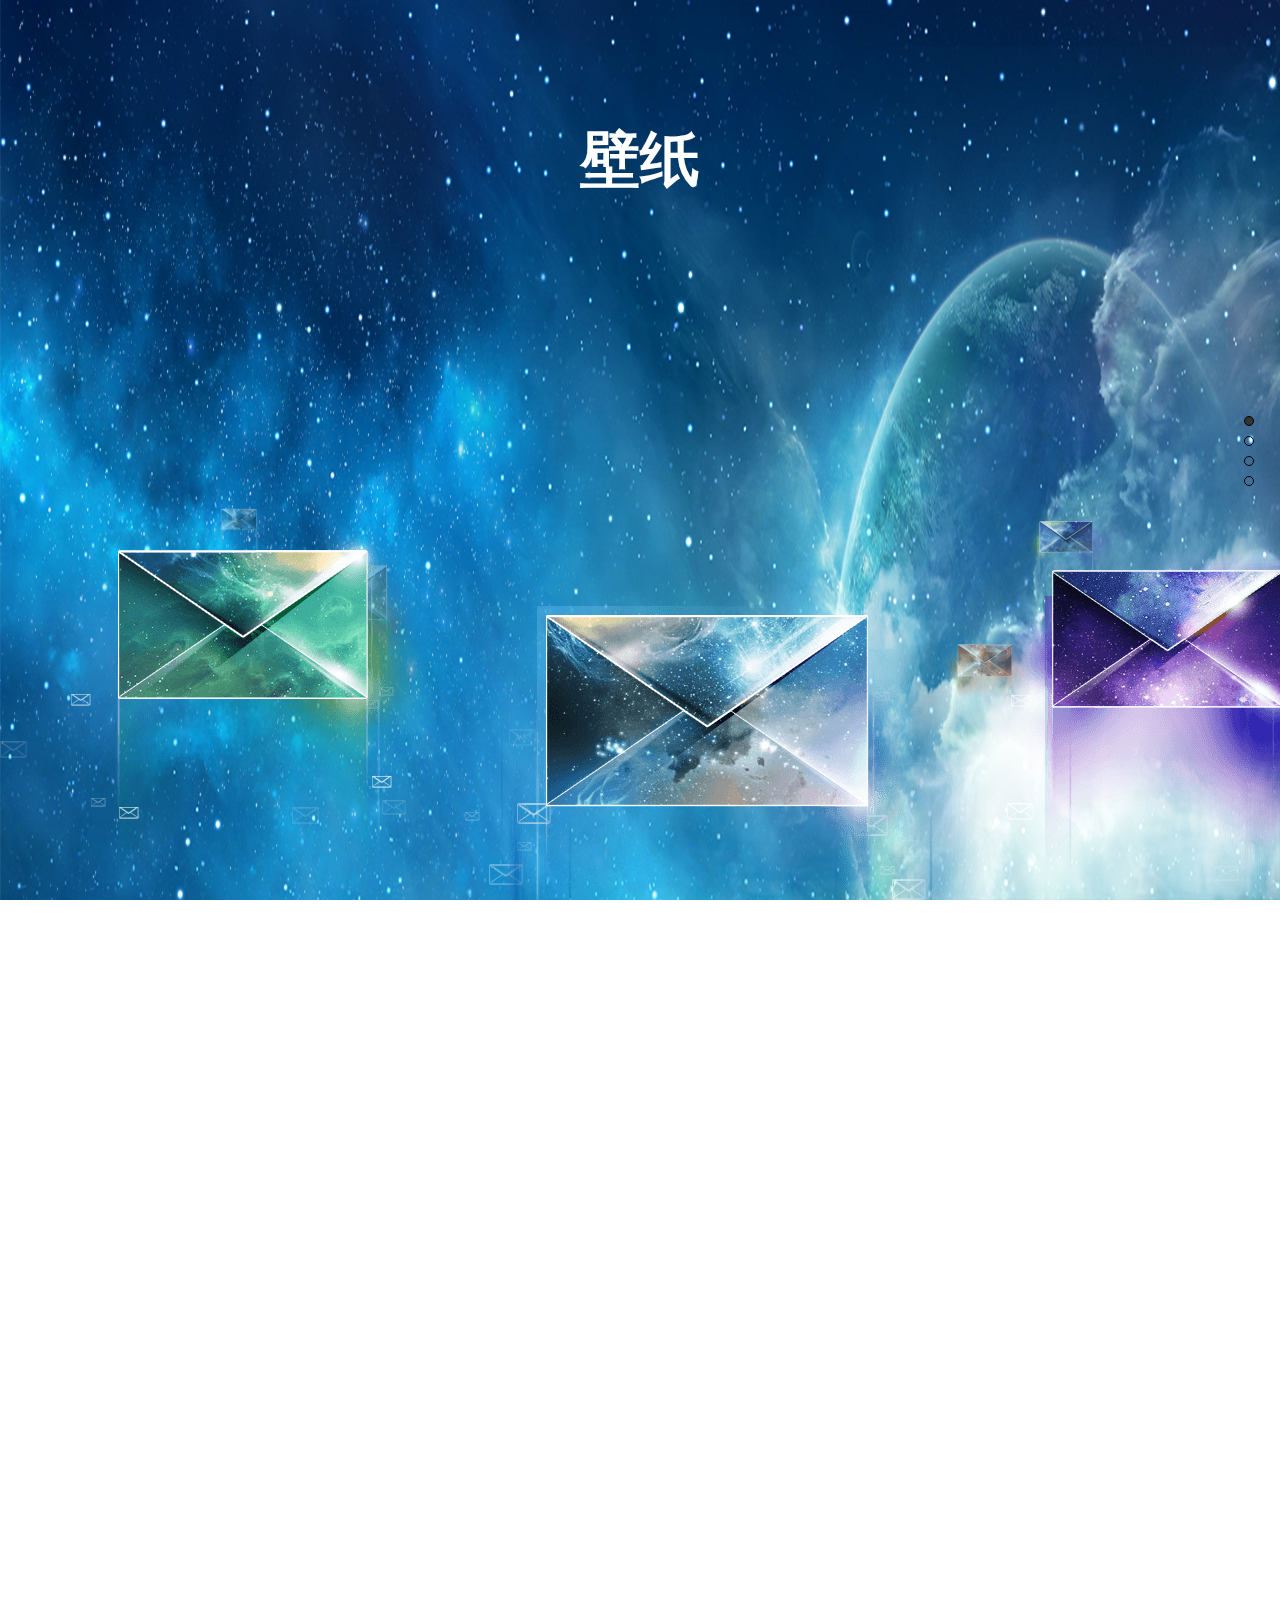
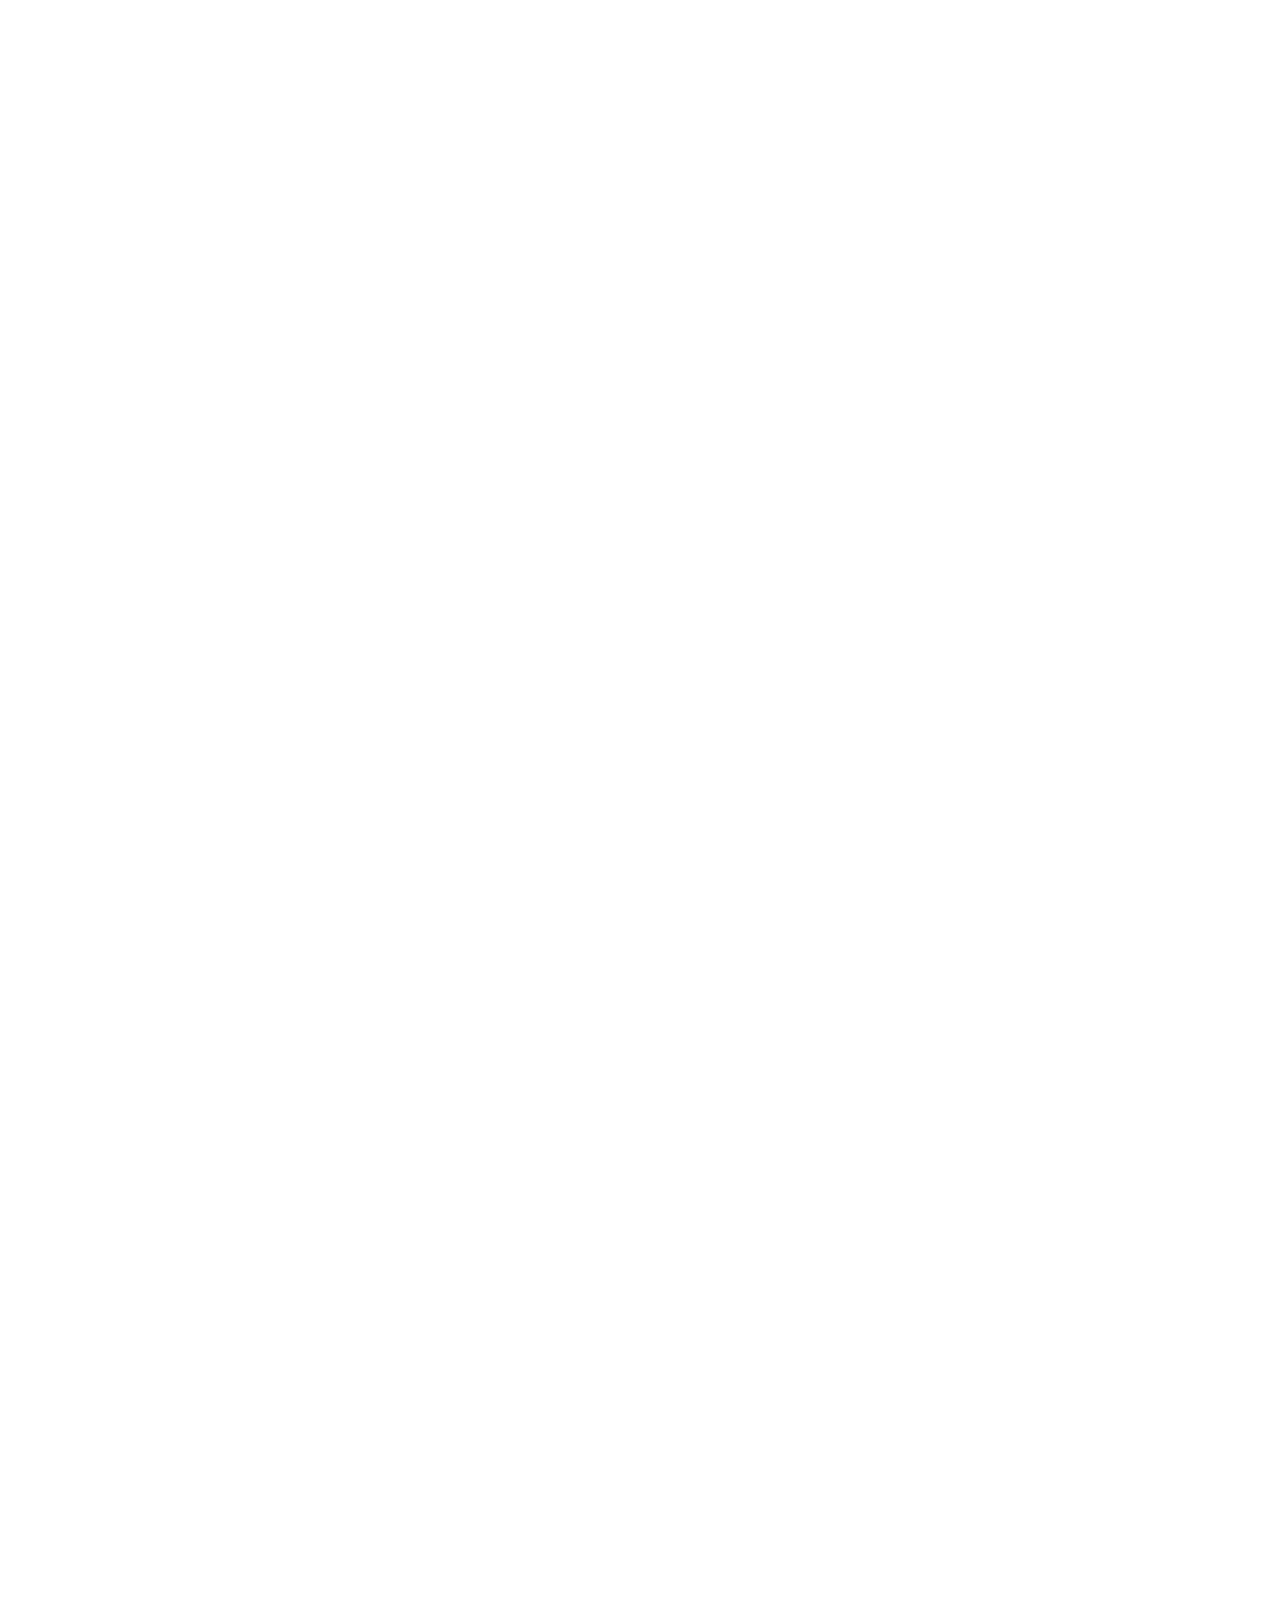
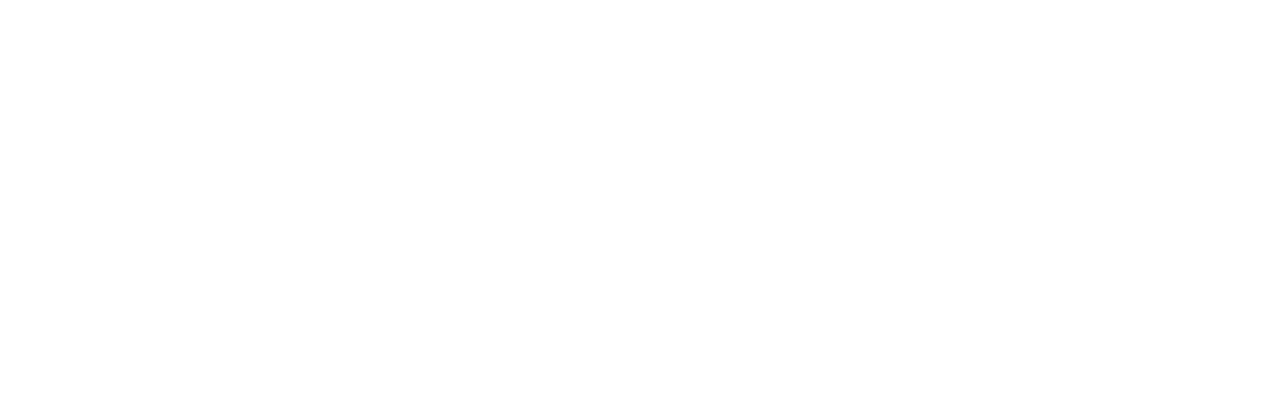
<file: fullpage/index.html>
<!DOCTYPE html>
<html lang="en">
<head>
    <meta charset="UTF-8">
    <title>Title</title>
    <link rel="stylesheet" href="css/jquery.fullPage.css">
    <script src="js/jquery.js"></script>
    <script src="js/jquery.fullPage.min.js"></script>
</head>
<style>
    .section {
        text-align: center;
        font: 30px "Microsoft Yahei";
        color: #fff;
        position: relative;
        overflow: hidden;
        /*transition: all 3s;*/
    }
    .active h1{
        width:300px;
        height:80px;
        position: absolute;
        top:80px;
        transition:all 1s;
        transform: scale(1);
    }
    .active .sec{
        transition:all 1s;
        transform: translateY(0px);
    }
    h1{
        width:300px;
        height:80px;
        position: absolute;
        top:80px;
        left:50%;
        margin-left: -150px;
        transition:all 1s;
        transform: scale(0);
    }
    .sec{
        position: absolute;
        left:0;
        bottom:0px;
        transition:all 1s;
        transform: translateY(400px);
    }
    .active .sec4 img{
        transition:all 1.5s;
        transform: rotate(0) scale(1);
    }
    .sec4 img{
         transition:all 1.5s;
         transform: rotate(90rad) scale(0);
     }
    .active .sec3 .sec31{
        transition:all 1s;
        transform: translateX(0);
    }
    .sec3 .sec31{
        transition:all 1s;
        transform: translateX(-275px);
    }
    .active .sec3 .sec32{
        transition:all 1.2s;
        transform: translateX(0);
    }
    .sec3 .sec32{
        transition:all 1.2s;
        transform: translateX(-615px);
    }
    .active .sec3 .sec34{
        transition:all 1s;
        transform: translateX(0);
    }
    .sec3 .sec34{
        transition:all 1s;
        transform: translateX(275px);
    }
    .active .sec3 .sec33{
        transition:all 1.2s;
        transform: translateX(0);
    }
    .sec3 .sec33{
        transition:all 1.2s;
        transform: translateX(615px);
    }
    .active .sec2 .sec21{
        transition:all 1s;
        transform: translateX(0) translateY(0);
    }
    .sec2 .sec21{
        transition:all 1s;
        transform: translateX(-285px) translateY(-326px);
    }
    .active .sec2 .sec22{
        transition:all 1s;
        transform: translateX(0) translateY(0);
    }
    .sec2 .sec22{
        transition:all 1s;
        transform: translateX(-285px) translateY(285px);
    }
    .active .sec2-2{
        transition:all 1s;
        transform: translateY(0);
    }
    .sec2-2{
        transition: all 1s;
        transform: translateY(285px);
    }
    .active .sec2 .sec26{
        transition:all 1s;
        transform: translateX(0) translateY(0);
    }
    .sec2 .sec26{
        transition:all 1s;
        transform: translateX(285px) translateY(285px);
    }
    .active .sec2 .sec25{
        transition:all 1s;
        transform: translateX(0) translateY(0);
    }
    .sec2 .sec25{
        transition:all 1s;
        transform: translateX(285px) translateY(-326px);
    }
    /*.sec4{*/
        /*width:20%;*/
        /*height:100%;*/
    /*}*/
    /*#dowebok .scetion1 img{*/
         /*width:100%;position: absolute;top:0;left:0;*/
    /*}*/
</style>
<body>
<div id="dowebok">
    <div class="section section1" style="background-image: url(img/11.jpg);background-repeat: no-repeat;background-size:100% 100%">
        <!--<img src="img/1.jpg" alt="" style="width:100%;position: absolute;top:0;left:0;">-->
        <h1>壁纸</h1>
        <!--<p>fullPage.js — 项目导航演示</p>-->
        <img src="img/bg12.png" alt="" class="sec">
        <img src="img/bg13.png" alt="" class="sec">

    </div>
    <div class="section section2" style="background-image: url(img/12.jpg);background-repeat: no-repeat;background-size:100% 100%">
        <h1>鸡汤主题</h1>
        <!--<p>请查看右边的圆圈</p>-->
        <div class="sec2" style="margin-left:80px;width:15%;height:570px;position:absolute;bottom:0;left:0;display: flex;justify-content: space-between;flex-wrap: wrap;">
            <img src="img/j1.jpg" alt="" class="sec21" style="width: 100%;height:45%;">
            <img src="img/j2.jpg" alt="" class="sec22" style="width: 100%;height:45%;">
        </div>
        <div class="sec2-2" style="margin-left:-20%;width:40%;height:257px;position:absolute;bottom:28px;left:50%;display: flex;justify-content: space-between;">
            <img src="img/j3.jpg" alt="" class="sec23" style="width: 35%;height:100%;">
            <img src="img/j4.jpg" alt="" class="sec24" style="width: 35%;height:100%;">
        </div>
        <div class="sec2" style="margin-right:80px;width:15%;height:570px;position:absolute;bottom:0;right:0;display: flex;justify-content: space-between;flex-wrap: wrap;">
            <img src="img/j5.jpg" alt="" class="sec25" style="width: 100%;height:45%;">
            <img src="img/j6.jpg" alt="" class="sec26" style="width: 100%;height:45%;">
        </div>
    </div>
    <div class="section section3" style="background-image: url(img/13.jpg);background-repeat: no-repeat;background-size:100% 100%">
        <h1>海贼主题</h1>
        <!--<p>圆圈还可以设置位置，颜色，加上 tip，点击可以控制</p>-->
        <div class="sec3" style="width:100%;height:270px;position:absolute;bottom:80px;left:0;display: flex;justify-content: space-around;">
            <img src="img/h1.jpg" alt="" class="sec31" style="width: 15%;height:100%;opacity: 0.9">
            <img src="img/h2.jpg" alt="" class="sec32" style="width: 15%;height:100%;opacity: 0.9">
            <img src="img/h3.jpg" alt="" class="sec33" style="width: 15%;height:100%;opacity: 0.9">
            <img src="img/h4.jpg" alt="" class="sec33" style="width: 15%;height:100%;opacity: 0.9">
        </div>
    </div>
    <div class="section section4" style="background-image: url(img/14.jpg);background-repeat: no-repeat;background-size:100% 100%">
        <h1>壁纸</h1>
        <!--<p>这是最后一屏</p>-->
        <div class="sec4" style="width:100%;height:370px;position:absolute;bottom:0;left:0;display: flex;justify-content: space-around;">
            <img src="img/g1.jpg" alt="" class="sec41" style="width: 20%;height:100%;opacity: 0.8">
            <img src="img/g2.jpg" alt="" class="sec42" style="width: 20%;height:100%;opacity: 0.8">
            <img src="img/g3.jpg" alt="" class="sec43" style="width: 20%;height:100%;opacity: 0.8">
        </div>
    </div>
</div>

</body>
</html>
<script>
    $('#dowebok').fullpage({
        sectionsColor: ['#1bbc9b', '#4BBFC3', '#7BAABE', '#f90'],
        'navigation': true,
    });

</script>
</file>
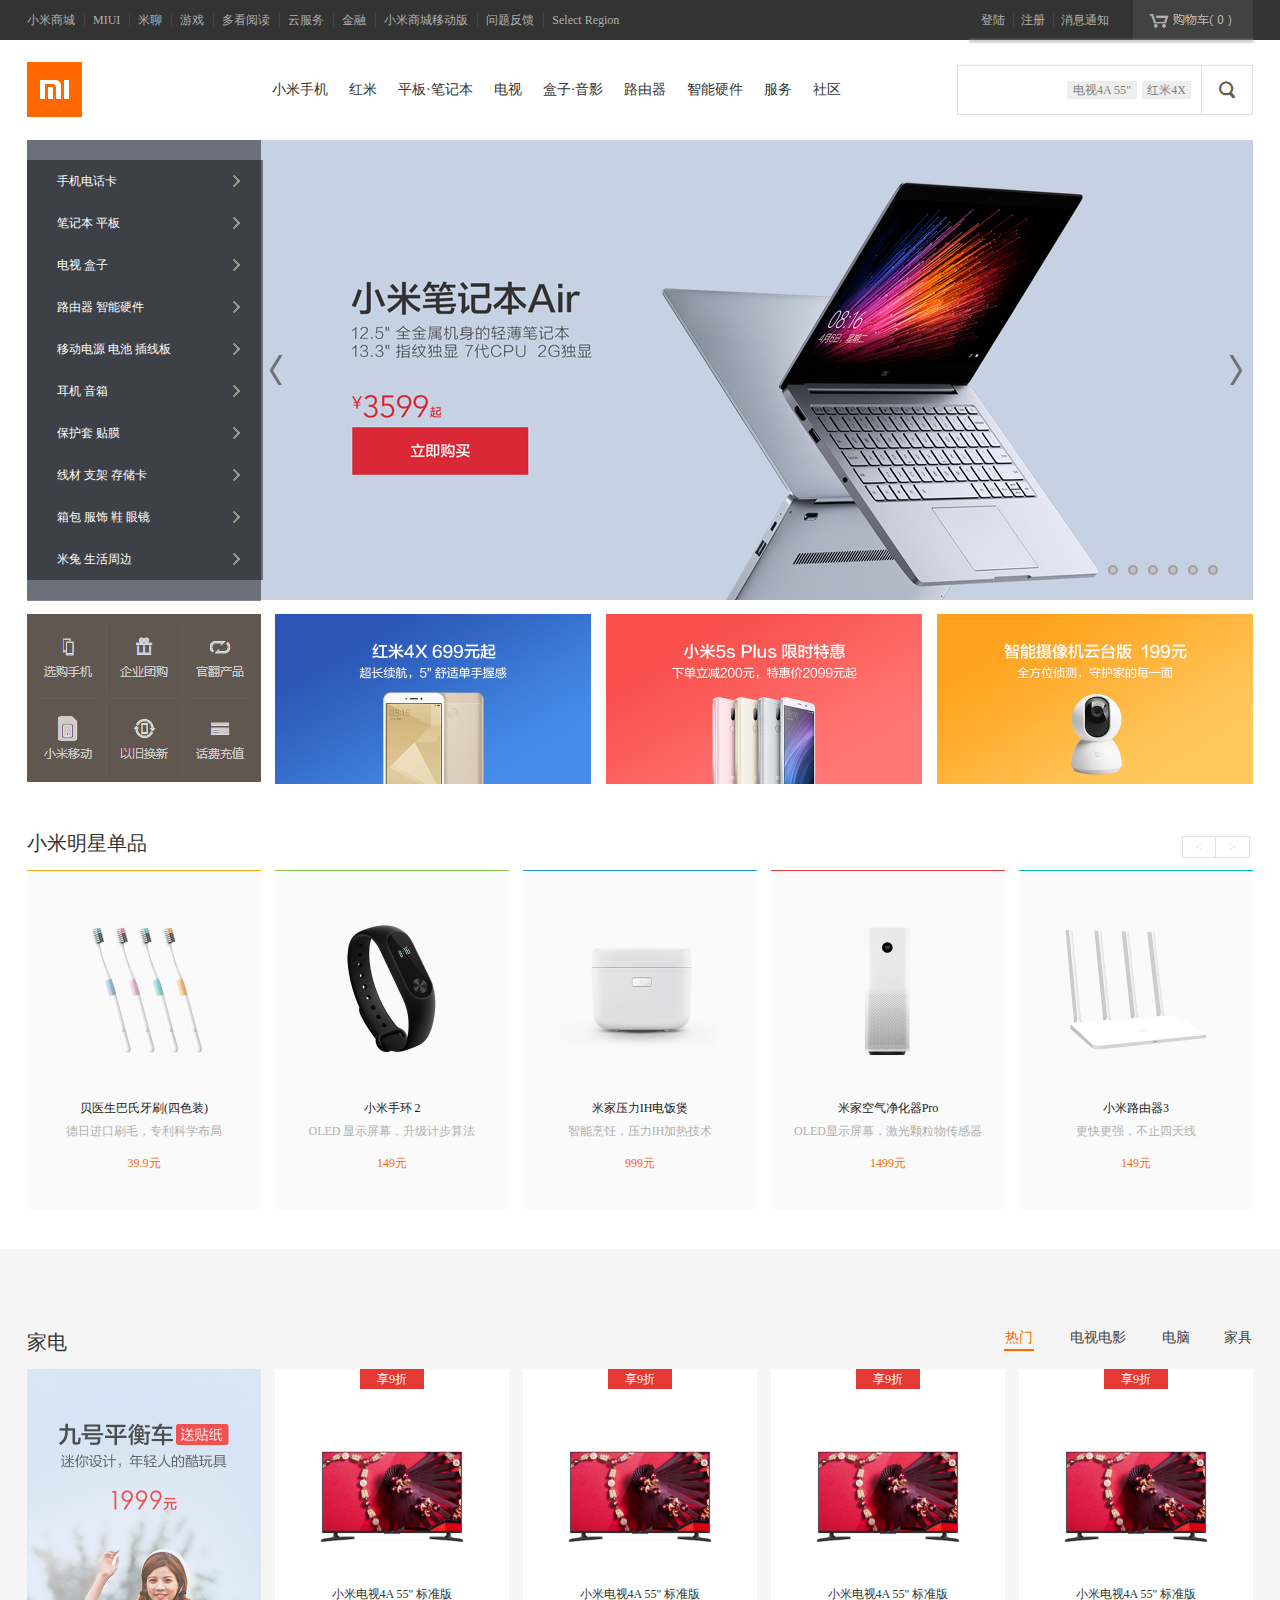
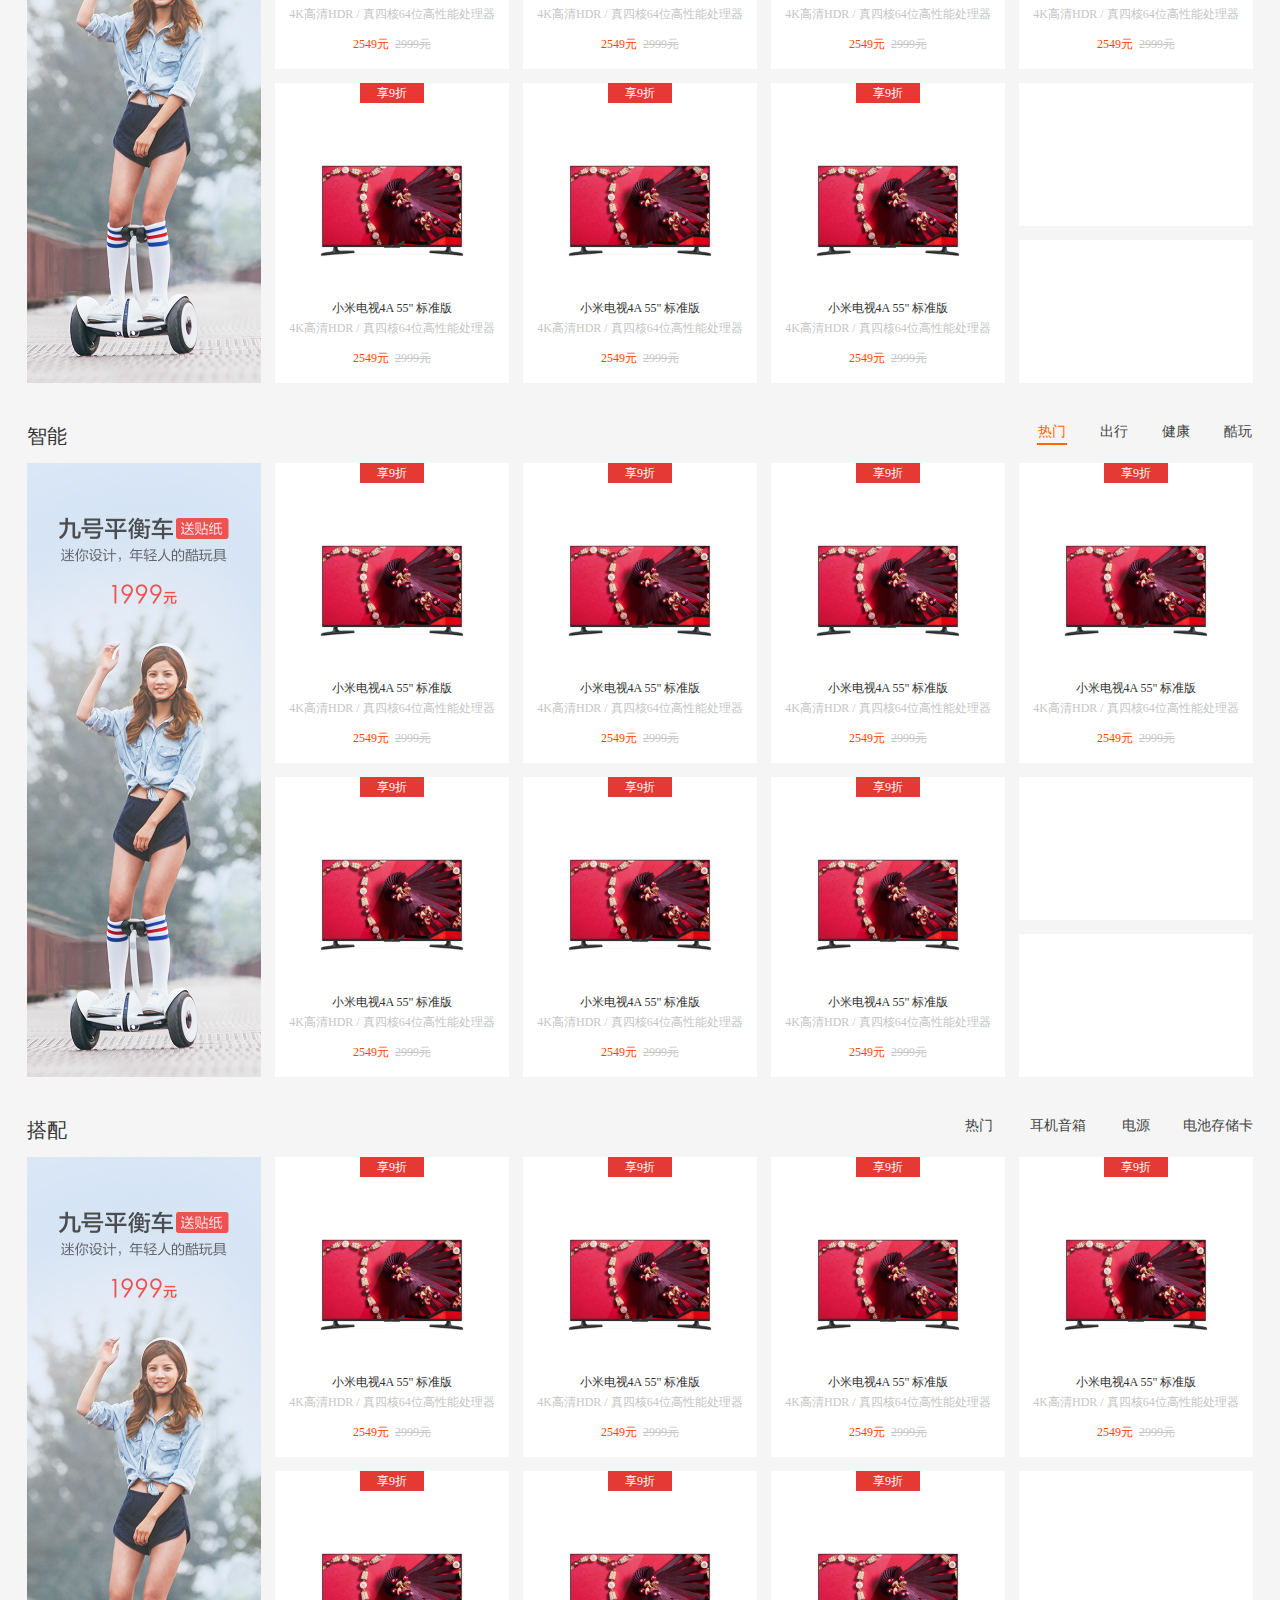
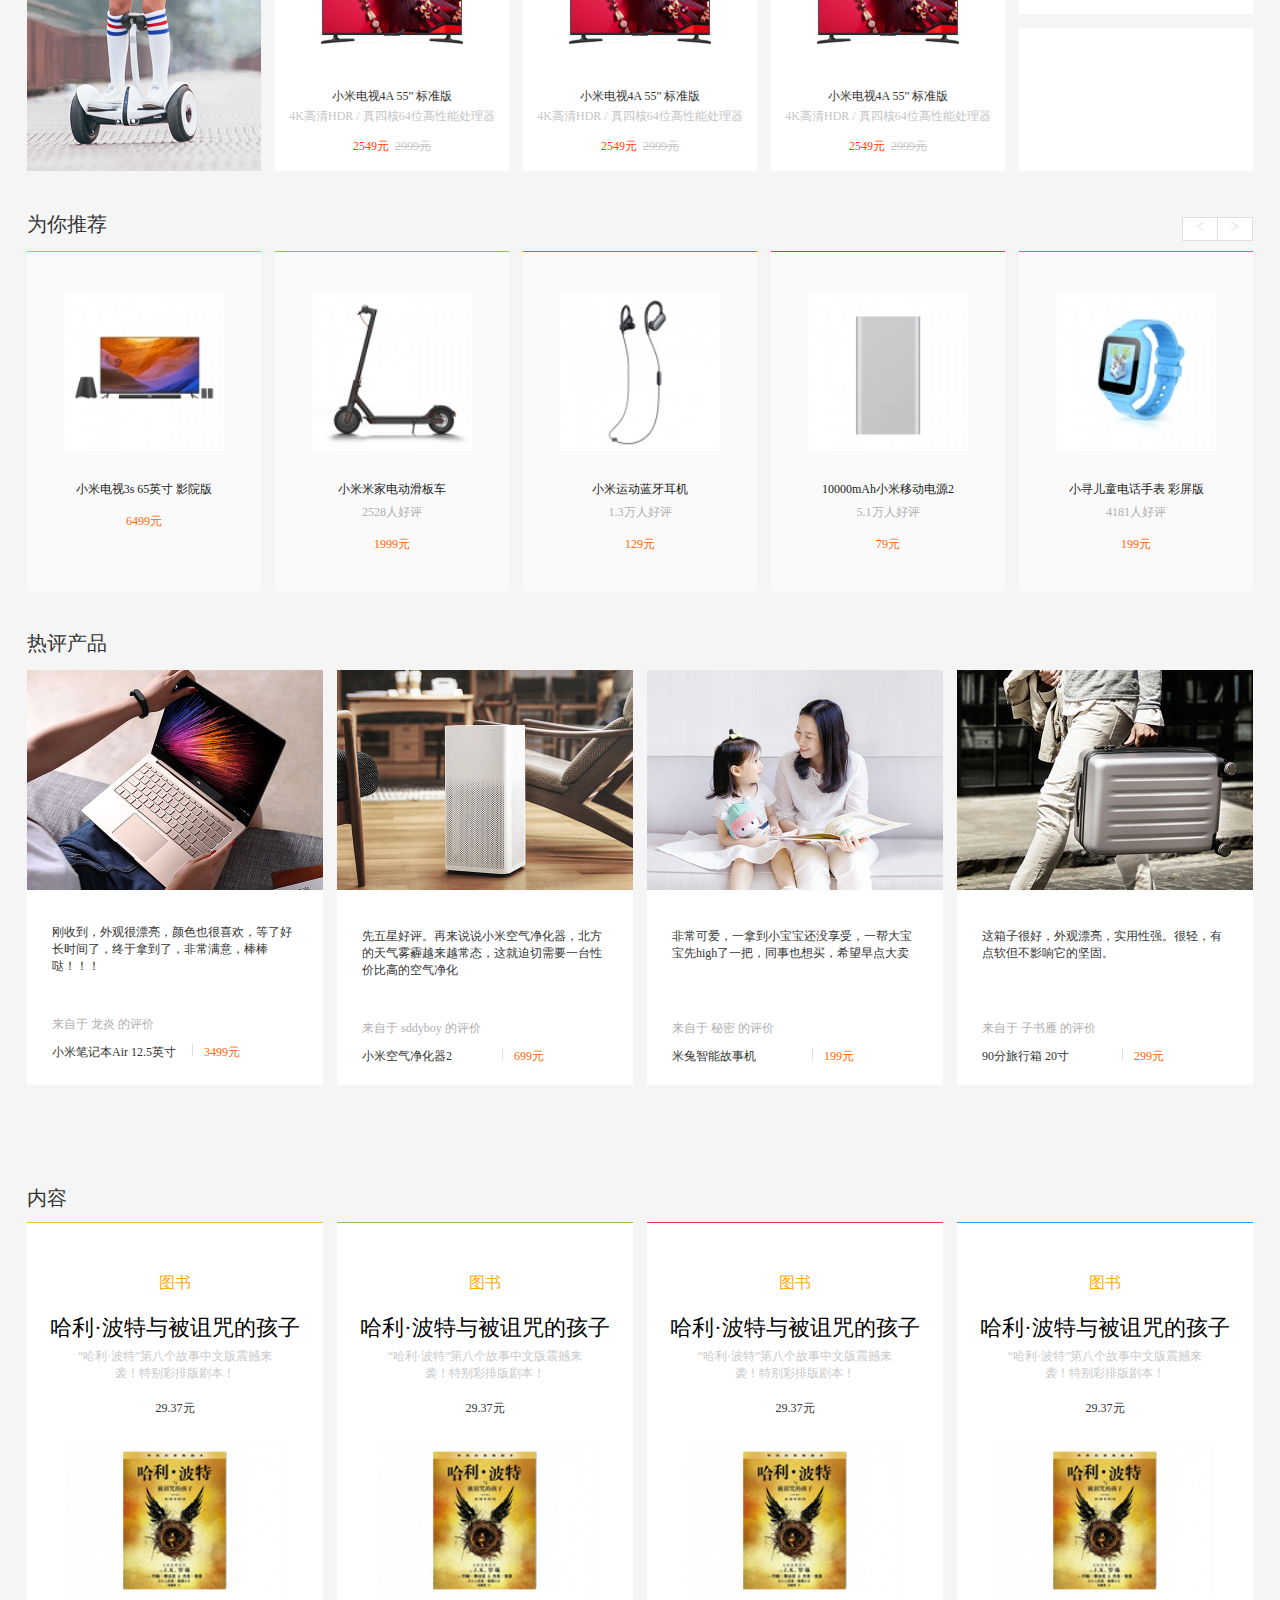
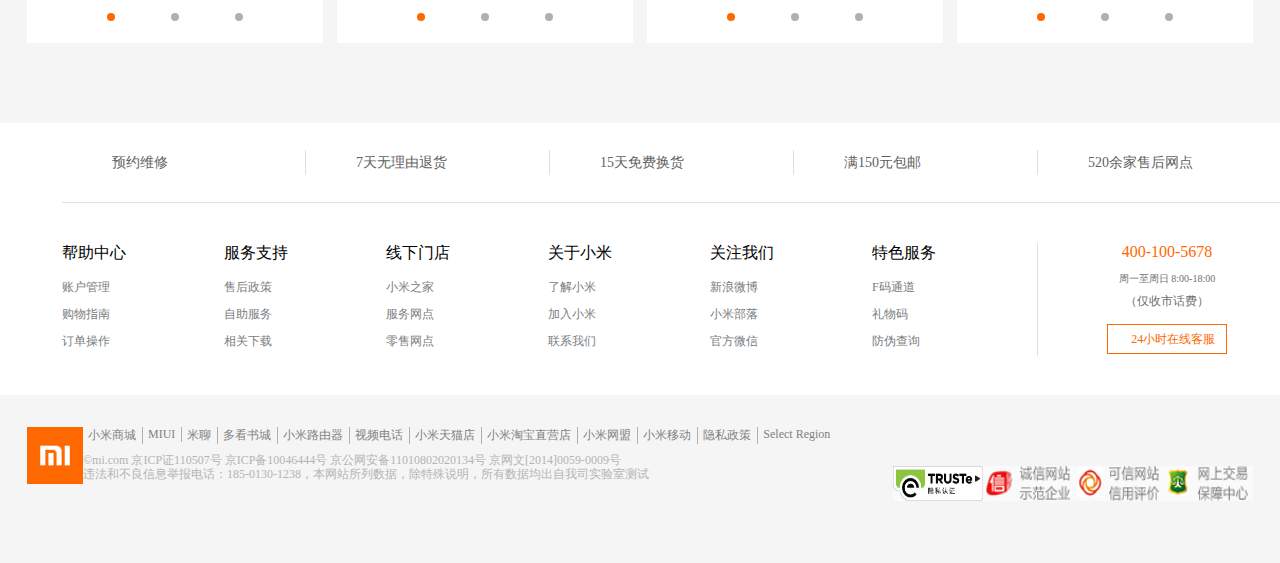
<file: xiaomi/index.html>
<!DOCTYPE html>
<html lang="en">
<head>
	<meta charset="UTF-8">
	<title>小米</title>
	<link rel="stylesheet" href="css/index.css">
	<link rel="stylesheet" href="iconfont/iconfont.css">
</head>
<body>
<!-- 头部 -->
<header class="toubu-big-box">
	<main class="toubu-zhong-box">
		<ul class="toubu-zuo-box">
			<li>
				<a href="" class="xiaomishangcheng">小米商城</a>
			</li>
			<li>
				<a href="">MIUI</a>
			</li>
			<li>
				<a href="">米聊</a>
			</li>
			<li>
				<a href="">游戏</a>
			</li>
			<li>
				<a href="">多看阅读</a>
			</li>
			<li>
				<a href="">云服务</a>
			</li>
			<li>
				<a href="">金融</a>
			</li>
			<li>
				<a href="">小米商城移动版</a>
			</li>
			<li>
				<a href="">问题反馈</a>
			</li>
			<li>
				<a href="" class="SelectRegion">Select Region </a>
			</li>
		</ul>
		<a href="" class="you-gouwuche">
			<div class="gouwuche-xia">购物车中还没有商品,赶紧选购吧！</div>
		</a>
		<ul class="toubu-denglu">
			<li><a href="" class="xiaoxitongzhi">消息通知</a></li>
			<li><a href="">注册</a></li>
			<li><a href="">登陆</a></li>
		</ul>
	</main>
</header>
<!-- 头部结束 -->
<nav class="daohang-big-box">
	<a href="" class="daohang-logo">
		<img src="img/小米商城_04.png" alt="">
	</a>
	<ul class="daohang-zi">
		<li class="zili">
			<a href="">小米手机</a>
			<ul class="daohang-tab">
				<li>
					<span>新品</span>
					<div class="shubian"></div>
					<img src="img/daohangxiaomishouji-1.png" alt="">
					<span class="Navcom">小米MAX2</span>
					<p>3299起</p>
				</li>
				<li>
					<span>新品</span>
					<div class="shubian"></div>
					<img src="img/daohangxiaomishouji-1.png" alt="">
					<span class="Navcom">小米MAX2</span>
					<p>3299起</p>
				</li>
				<li>
					<span>新品</span>
					<div class="shubian"></div>
					<img src="img/daohangxiaomishouji-1.png" alt="">
					<span class="Navcom">小米MAX2</span>
					<p>3299起</p>
				</li>
				<li>
					<span>新品</span>
					<div class="shubian"></div>
					<img src="img/daohangxiaomishouji-1.png" alt="">
					<span class="Navcom">小米MAX2</span>
					<p>3299起</p>
				</li>
				<li>
					<span>新品</span>
					<div class="shubian"></div>
					<img src="img/daohangxiaomishouji-1.png" alt="">
					<span class="Navcom">小米MAX2</span>
					<p>3299起</p>
				</li>
				<li>
					<span>新品</span>
					<img src="img/daohangxiaomishouji-1.png" alt="">
					<span class="Navcom">小米MAX2</span>
					<p>3299起</p>
				</li>
			</ul>
		</li>
		<li class="zili">
			<a href="">红米</a>
			<ul class="daohang-tab">
				<li>
					<span>新品</span>
					<div class="shubian"></div>
					<img src="img/daohanghongmishouji-1.png" alt="">
					<span class="Navcom">红米5A</span>
					<p>599元</p>
				</li>
				<li>
					<span>新品</span>
					<div class="shubian"></div>
					<img src="img/daohanghongmishouji-1.png" alt="">
					<span class="Navcom">红米5A</span>
					<p>599元</p>
				</li>
				<li>
					<span>新品</span>
					<div class="shubian"></div>
					<img src="img/daohanghongmishouji-1.png" alt="">
					<span class="Navcom">红米5A</span>
					<p>599元</p>
				</li>
				<li>
					<span>新品</span>
					<div class="shubian"></div>
					<img src="img/daohanghongmishouji-1.png" alt="">
					<span class="Navcom">红米5A</span>
					<p>599元</p>
				</li>
				<li>
					<span>新品</span>
					<img src="img/daohanghongmishouji-1.png" alt="">
					<span class="Navcom">红米5A</span>
					<p>599元</p>
				</li>
			</ul>
		</li>
		<li class="zili">
			<a href="">平板·笔记本</a>
			<ul class="daohang-tab">
				<li>
					<div class="shubian"></div>
					<img src="img/daohangxiaomibijiben-1.jpg" alt="">
					<span class="Navcom">小米笔记本Air 12.5"</span>
					<p>3599元</p>
				</li>
				<li>
					<div class="shubian"></div>
					<img src="img/daohangxiaomibijiben-1.jpg" alt="">
					<span class="Navcom">小米笔记本Air 12.5"</span>
					<p>3599元</p>
				</li>
				<li>
					<div class="shubian"></div>
					<img src="img/daohangxiaomibijiben-1.jpg" alt="">
					<span class="Navcom">小米笔记本Air 12.5"</span>
					<p>3599元</p>
				</li>
				<li>
					<img src="img/daohangxiaomibijiben-1.jpg" alt="">
					<span class="Navcom">小米笔记本Air 12.5"</span>
					<p>3599元</p>
				</li>
			</ul>
		</li>
		<li class="zili">
			<a href="">电视</a>
			<ul class="daohang-tab">
				<li>
					<span>新品</span>
					<div class="shubian"></div>
					<img src="img/daohangxiaomidianshi-1.png" alt="">
					<span class="Navcom">小米电视4 55英寸</span>
					<p>3699元</p>
				</li>
				<li>
					<span>新品</span>
					<div class="shubian"></div>
					<img src="img/daohangxiaomidianshi-1.png" alt="">
					<span class="Navcom">小米电视4 55英寸</span>
					<p>3699元</p>
				</li>
				<li>
					<span>新品</span>
					<div class="shubian"></div>
					<img src="img/daohangxiaomidianshi-1.png" alt="">
					<span class="Navcom">小米电视4 55英寸</span>
					<p>3699元</p>
				</li>
				<li>
					<span>新品</span>
					<div class="shubian"></div>
					<img src="img/daohangxiaomidianshi-1.png" alt="">
					<span class="Navcom">小米电视4 55英寸</span>
					<p>3699元</p>
				</li>
				<li>
					<span>新品</span>
					<div class="shubian"></div>
					<img src="img/daohangxiaomidianshi-1.png" alt="">
					<span class="Navcom">小米电视4 55英寸</span>
					<p>3699元</p>
				</li>
				<li>
					<span>新品</span>
					<img src="img/daohangxiaomidianshi-1.png" alt="">
					<span class="Navcom">小米电视4 55英寸</span>
					<p>3699元</p>
				</li>
			</ul>
		</li>
		<li class="zili">
			<a href="">盒子·音影</a>
			<ul class="daohang-tab">
				<li>
					<div class="shubian"></div>
					<img src="img/daohangxiaomihezi-1.png" alt="">
					<span class="Navcom">小米盒子3s</span>
					<p>329元</p>
				</li>
				<li>
					<div class="shubian"></div>
					<img src="img/daohangxiaomihezi-1.png" alt="">
					<span class="Navcom">小米盒子3s</span>
					<p>329元</p>
				</li>
				<li>
					<div class="shubian"></div>
					<img src="img/daohangxiaomihezi-1.png" alt="">
					<span class="Navcom">小米盒子3s</span>
					<p>329元</p>
				</li>
				<li>
					<div class="shubian"></div>
					<img src="img/daohangxiaomihezi-1.png" alt="">
					<span class="Navcom">小米盒子3s</span>
					<p>329元</p>
				</li>
			</ul>
		</li>
		<li class="zili">
			<a href="">路由器</a>
			<ul class="daohang-tab">
				<li>
					<span>新品</span>
					<div class="shubian"></div>
					<img src="img/daohangxiaomiluyouqi-1.jpg" alt="">
					<span class="Navcom">小米路由器 3A</span>
					<p>139元</p>
				</li>
				<li>
					<span>新品</span>
					<div class="shubian"></div>
					<img src="img/daohangxiaomiluyouqi-1.jpg" alt="">
					<span class="Navcom">小米路由器 3A</span>
					<p>139元</p>
				</li>
				<li>
					<span>新品</span>
					<div class="shubian"></div>
					<img src="img/daohangxiaomiluyouqi-1.jpg" alt="">
					<span class="Navcom">小米路由器 3A</span>
					<p>139元</p>
				</li>
				<li>
					<span>新品</span>
					<div class="shubian"></div>
					<img src="img/daohangxiaomiluyouqi-1.jpg" alt="">
					<span class="Navcom">小米路由器 3A</span>
					<p>139元</p>
				</li>
				<li>
					<span>新品</span>
					<div class="shubian"></div>
					<img src="img/daohangxiaomiluyouqi-1.jpg" alt="">
					<span class="Navcom">小米路由器 3A</span>
					<p>139元</p>
				</li>
				<li>
					<span>新品</span>
					<div class="shubian"></div>
					<img src="img/daohangxiaomiluyouqi-1.jpg" alt="">
					<span class="Navcom">小米路由器 3A</span>
					<p>139元</p>
				</li>
			</ul>
		</li>
		<li class="zili">
			<a href="">智能硬件</a>
		</li>
		<li>
			<a href="">服务</a>
		</li>
		<li>
			<a href="">社区</a>
		</li>
	</ul>
	<div class="sousuo-big-box">
		<span class="sousuo-zuo">
			<a href="" class="dianshi4A">电视4A 55"</a>
			<a href="" class="hongmi4">红米4X</a>
		</span>
		<a href="" class="sousuo-you-tu"></a>
	</div>
	
</nav>
<!-- 导航结束 -->
<div class="banner-big-box">
	<ul class="banner-tu">
		<li>
			<a href="">
				<img src="img/xmad_14992333865949_MVNoP.jpg" alt="" style='opacity: 1;'>
				<img src="img/xmad_15023605827425_zEYNa.jpg" alt="">
				<img src="img/xmad_15023606673783_PLxOT.jpg" alt="">
				<img src="img/xmad_15023607359871_QLJbZ.jpg" alt="">
				<img src="img/xmad_1502883655869_pEYXL.jpg" alt="">
				<img src="img/xmad_15023605827425_zEYNa.jpg" alt="">
			</a>
		</li>
	</ul>
	<aside class="cedaohang">
		<ul class="cedaohang1">
			<li>
				<a href="" class="cedaohang2">手机电话卡</a>
				<a href="">
					<img src="img/小米商城.png" alt="">
				</a>
				<div class="TABA">
					<a href="" class="xuanxiangka-box">
						<img src="img/shouji-1.png" alt="">
						<span>小米Note3</span>
						<div class="xuangou">选购</div>
					</a>
					<a href="" class="xuanxiangka-box">
						<img src="img/shouji-1.png" alt="">
						<span>小米Note3</span>
						<div class="xuangou">选购</div>
					</a>
					<a href="" class="xuanxiangka-box">
						<img src="img/shouji-1.png" alt="">
						<span>小米Note3</span>
						<div class="xuangou">选购</div>
					</a>
					<a href="" class="xuanxiangka-box">
						<img src="img/shouji-1.png" alt="">
						<span>小米Note3</span>
						<div class="xuangou">选购</div>
					</a>
					<a href="" class="xuanxiangka-box">
						<img src="img/shouji-1.png" alt="">
						<span>小米Note3</span>
						<div class="xuangou">选购</div>
					</a>
					<a href="" class="xuanxiangka-box">
						<img src="img/shouji-1.png" alt="">
						<span>小米Note3</span>
						<div class="xuangou">选购</div>
					</a>
					<a href="" class="xuanxiangka-box">
						<img src="img/shouji-1.png" alt="">
						<span>小米Note3</span>
						<div class="xuangou">选购</div>
					</a>
					<a href="" class="xuanxiangka-box">
						<img src="img/shouji-1.png" alt="">
						<span>小米Note3</span>
						<div class="xuangou">选购</div>
					</a>
					<a href="" class="xuanxiangka-box">
						<img src="img/shouji-1.png" alt="">
						<span>小米Note3</span>
						<div class="xuangou">选购</div>
					</a>
					<a href="" class="xuanxiangka-box">
						<img src="img/shouji-1.png" alt="">
						<span>小米Note3</span>
						<div class="xuangou">选购</div>
					</a>
					<a href="" class="xuanxiangka-box">
						<img src="img/shouji-1.png" alt="">
						<span>小米Note3</span>
						<div class="xuangou">选购</div>
					</a>
					<a href="" class="xuanxiangka-box">
						<img src="img/shouji-1.png" alt="">
						<span>小米Note3</span>
						<div class="xuangou">选购</div>
					</a>
					<a href="" class="xuanxiangka-box">
						<img src="img/shouji-1.png" alt="">
						<span>小米Note3</span>
						<div class="xuangou">选购</div>
					</a>
					<a href="" class="xuanxiangka-box">
						<img src="img/shouji-1.png" alt="">
						<span>小米Note3</span>
						<div class="xuangou">选购</div>
					</a>
					<a href="" class="xuanxiangka-box">
						<img src="img/shouji-1.png" alt="">
						<span>小米Note3</span>
						<div class="xuangou">选购</div>
					</a>
					<a href="" class="xuanxiangka-box">
						<img src="img/shouji-1.png" alt="">
						<span>小米Note3</span>
						<div class="xuangou">选购</div>
					</a>
					<a href="" class="xuanxiangka-box">
						<img src="img/shouji-1.png" alt="">
						<span>小米Note3</span>
						<div class="xuangou">选购</div>
					</a>
					<a href="" class="xuanxiangka-box">
						<img src="img/shouji-1.png" alt="">
						<span>小米Note3</span>
						<div class="xuangou">选购</div>
					</a>
				</div>
			</li>
			<li>
				<a href="" class="cedaohang2">笔记本 平板</a>
				<a href="">
					<img src="img/小米商城.png" alt="">
				</a>
				<div class="TABA">
					<a href="" class="xuanxiangka-box">
						<img src="img/bijiben-1.jpg" alt="">
						<span>笔记本Air 12.5"</span>
						<div class="xuangou">选购</div>
					</a>
					<a href="" class="xuanxiangka-box">
						<img src="img/bijiben-1.jpg" alt="">
						<span>笔记本Air 12.5"</span>
						<div class="xuangou">选购</div>
					</a>
					<a href="" class="xuanxiangka-box">
						<img src="img/bijiben-1.jpg" alt="">
						<span>笔记本Air 12.5"</span>
						<div class="xuangou">选购</div>
					</a>
					<a href="" class="xuanxiangka-box">
						<img src="img/bijiben-1.jpg" alt="">
						<span>笔记本Air 12.5"</span>
						<div class="xuangou">选购</div>
					</a>
					<a href="" class="xuanxiangka-box">
						<img src="img/bijiben-1.jpg" alt="">
						<span>笔记本Air 12.5"</span>
						<div class="xuangou">选购</div>
					</a>
					<a href="" class="xuanxiangka-box">
						<img src="img/bijiben-1.jpg" alt="">
						<span>笔记本Air 12.5"</span>
						<div class="xuangou">选购</div>
					</a>
					<a href="" class="xuanxiangka-box">
						<img src="img/bijiben-1.jpg" alt="">
						<span>笔记本Air 12.5"</span>
						<div class="xuangou">选购</div>
					</a>
					<a href="" class="xuanxiangka-box">
						<img src="img/bijiben-1.jpg" alt="">
						<span>笔记本Air 12.5"</span>
						<div class="xuangou">选购</div>
					</a>
					<a href="" class="xuanxiangka-box">
						<img src="img/bijiben-1.jpg" alt="">
						<span>笔记本Air 12.5"</span>
						<div class="xuangou">选购</div>
					</a>
					<a href="" class="xuanxiangka-box">
						<img src="img/bijiben-1.jpg" alt="">
						<span>笔记本Air 12.5"</span>
						<div class="xuangou">选购</div>
					</a>
					<a href="" class="xuanxiangka-box">
						<img src="img/bijiben-1.jpg" alt="">
						<span>笔记本Air 12.5"</span>
						<div class="xuangou">选购</div>
					</a>
					<a href="" class="xuanxiangka-box">
						<img src="img/bijiben-1.jpg" alt="">
						<span>笔记本Air 12.5"</span>
						<div class="xuangou">选购</div>
					</a>
					<a href="" class="xuanxiangka-box">
						<img src="img/bijiben-1.jpg" alt="">
						<span>笔记本Air 12.5"</span>
						<div class="xuangou">选购</div>
					</a>
				</div>
			</li>
			<li>
				<a href="" class="cedaohang2">电视 盒子</a>
				<a href="">
					<img src="img/小米商城.png" alt="">
				</a>
				<div class="TABA">
					<a href="" class="xuanxiangka-box">
						<img src="img/dianshi-1.png" alt="">
						<span>小米电视4C 43英寸</span>
						<div class="xuangou">选购</div>
					</a>
					<a href="" class="xuanxiangka-box">
						<img src="img/dianshi-1.png" alt="">
						<span>小米电视4C 43英寸</span>
						<div class="xuangou">选购</div>
					</a>
					<a href="" class="xuanxiangka-box">
						<img src="img/dianshi-1.png" alt="">
						<span>小米电视4C 43英寸</span>
						<div class="xuangou">选购</div>
					</a>
					<a href="" class="xuanxiangka-box">
						<img src="img/dianshi-1.png" alt="">
						<span>小米电视4C 43英寸</span>
						<div class="xuangou">选购</div>
					</a>
					<a href="" class="xuanxiangka-box">
						<img src="img/dianshi-1.png" alt="">
						<span>小米电视4C 43英寸</span>
						<div class="xuangou">选购</div>
					</a>
					<a href="" class="xuanxiangka-box">
						<img src="img/dianshi-1.png" alt="">
						<span>小米电视4C 43英寸</span>
						<div class="xuangou">选购</div>
					</a>
					<a href="" class="xuanxiangka-box">
						<img src="img/dianshi-1.png" alt="">
						<span>小米电视4C 43英寸</span>
						<div class="xuangou">选购</div>
					</a>
					<a href="" class="xuanxiangka-box">
						<img src="img/dianshi-1.png" alt="">
						<span>小米电视4C 43英寸</span>
						<div class="xuangou">选购</div>
					</a>
					<a href="" class="xuanxiangka-box">
						<img src="img/dianshi-1.png" alt="">
						<span>小米电视4C 43英寸</span>
						<div class="xuangou">选购</div>
					</a>
					<a href="" class="xuanxiangka-box">
						<img src="img/dianshi-1.png" alt="">
						<span>小米电视4C 43英寸</span>
						<div class="xuangou">选购</div>
					</a>
					<a href="" class="xuanxiangka-box">
						<img src="img/dianshi-1.png" alt="">
						<span>小米电视4C 43英寸</span>
						<div class="xuangou">选购</div>
					</a>
					<a href="" class="xuanxiangka-box">
						<img src="img/dianshi-1.png" alt="">
						<span>小米电视4C 43英寸</span>
						<div class="xuangou">选购</div>
					</a>
					<a href="" class="xuanxiangka-box">
						<img src="img/dianshi-1.png" alt="">
						<span>小米电视4C 43英寸</span>
						<div class="xuangou">选购</div>
					</a>
					<a href="" class="xuanxiangka-box">
						<img src="img/dianshi-1.png" alt="">
						<span>小米电视4C 43英寸</span>
						<div class="xuangou">选购</div>
					</a>
					<a href="" class="xuanxiangka-box">
						<img src="img/dianshi-1.png" alt="">
						<span>小米电视4C 43英寸</span>
						<div class="xuangou">选购</div>
					</a>
					<a href="" class="xuanxiangka-box">
						<img src="img/dianshi-1.png" alt="">
						<span>小米电视4C 43英寸</span>
						<div class="xuangou">选购</div>
					</a>
					<a href="" class="xuanxiangka-box">
						<img src="img/dianshi-1.png" alt="">
						<span>小米电视4C 43英寸</span>
						<div class="xuangou">选购</div>
					</a>
					<a href="" class="xuanxiangka-box">
						<img src="img/dianshi-1.png" alt="">
						<span>小米电视4C 43英寸</span>
						<div class="xuangou">选购</div>
					</a>
					<a href="" class="xuanxiangka-box">
						<img src="img/dianshi-1.png" alt="">
						<span>小米电视4C 43英寸</span>
						<div class="xuangou">选购</div>
					</a>
				</div>
			</li>
			<li>
				<a href="" class="cedaohang2">路由器 智能硬件</a>
				<a href="">
					<img src="img/小米商城.png" alt="">
				</a>
				<div class="TABA">
					<a href="" class="xuanxiangka-box">
						<img src="img/luyouqi-1.jpg" alt="">
						<span>九号平衡车</span>
						<div class="xuangou">选购</div>
					</a>
					<a href="" class="xuanxiangka-box">
						<img src="img/luyouqi-1.jpg" alt="">
						<span>九号平衡车</span>
						<div class="xuangou">选购</div>
					</a>
					<a href="" class="xuanxiangka-box">
						<img src="img/luyouqi-1.jpg" alt="">
						<span>九号平衡车</span>
						<div class="xuangou">选购</div>
					</a>
					<a href="" class="xuanxiangka-box">
						<img src="img/luyouqi-1.jpg" alt="">
						<span>九号平衡车</span>
						<div class="xuangou">选购</div>
					</a>
					<a href="" class="xuanxiangka-box">
						<img src="img/luyouqi-1.jpg" alt="">
						<span>九号平衡车</span>
						<div class="xuangou">选购</div>
					</a>
					<a href="" class="xuanxiangka-box">
						<img src="img/luyouqi-1.jpg" alt="">
						<span>九号平衡车</span>
						<div class="xuangou">选购</div>
					</a>
					<a href="" class="xuanxiangka-box">
						<img src="img/luyouqi-1.jpg" alt="">
						<span>九号平衡车</span>
						<div class="xuangou">选购</div>
					</a>
					<a href="" class="xuanxiangka-box">
						<img src="img/luyouqi-1.jpg" alt="">
						<span>九号平衡车</span>
						<div class="xuangou">选购</div>
					</a>
					<a href="" class="xuanxiangka-box">
						<img src="img/luyouqi-1.jpg" alt="">
						<span>九号平衡车</span>
						<div class="xuangou">选购</div>
					</a>
					<a href="" class="xuanxiangka-box">
						<img src="img/luyouqi-1.jpg" alt="">
						<span>九号平衡车</span>
						<div class="xuangou">选购</div>
					</a>
					<a href="" class="xuanxiangka-box">
						<img src="img/luyouqi-1.jpg" alt="">
						<span>九号平衡车</span>
						<div class="xuangou">选购</div>
					</a>
					<a href="" class="xuanxiangka-box">
						<img src="img/luyouqi-1.jpg" alt="">
						<span>九号平衡车</span>
						<div class="xuangou">选购</div>
					</a>
					<a href="" class="xuanxiangka-box">
						<img src="img/luyouqi-1.jpg" alt="">
						<span>九号平衡车</span>
						<div class="xuangou">选购</div>
					</a>
					<a href="" class="xuanxiangka-box">
						<img src="img/luyouqi-1.jpg" alt="">
						<span>九号平衡车</span>
						<div class="xuangou">选购</div>
					</a>
					<a href="" class="xuanxiangka-box">
						<img src="img/luyouqi-1.jpg" alt="">
						<span>九号平衡车</span>
						<div class="xuangou">选购</div>
					</a>
					<a href="" class="xuanxiangka-box">
						<img src="img/luyouqi-1.jpg" alt="">
						<span>九号平衡车</span>
						<div class="xuangou">选购</div>
					</a>
					<a href="" class="xuanxiangka-box">
						<img src="img/luyouqi-1.jpg" alt="">
						<span>九号平衡车</span>
						<div class="xuangou">选购</div>
					</a>
					<a href="" class="xuanxiangka-box">
						<img src="img/luyouqi-1.jpg" alt="">
						<span>九号平衡车</span>
						<div class="xuangou">选购</div>
					</a>
					<a href="" class="xuanxiangka-box">
						<img src="img/luyouqi-1.jpg" alt="">
						<span>九号平衡车</span>
						<div class="xuangou">选购</div>
					</a>
					<a href="" class="xuanxiangka-box">
						<img src="img/luyouqi-1.jpg" alt="">
						<span>九号平衡车</span>
						<div class="xuangou">选购</div>
					</a>
					<a href="" class="xuanxiangka-box">
						<img src="img/luyouqi-1.jpg" alt="">
						<span>九号平衡车</span>
						<div class="xuangou">选购</div>
					</a>
					<a href="" class="xuanxiangka-box">
						<img src="img/luyouqi-1.jpg" alt="">
						<span>九号平衡车</span>
						<div class="xuangou">选购</div>
					</a>
					<a href="" class="xuanxiangka-box">
						<img src="img/luyouqi-1.jpg" alt="">
						<span>九号平衡车</span>
						<div class="xuangou">选购</div>
					</a>
					<a href="" class="xuanxiangka-box">
						<img src="img/luyouqi-1.jpg" alt="">
						<span>九号平衡车</span>
						<div class="xuangou">选购</div>
					</a>
				</div>
			</li>
			<li>
				<a href="" class="cedaohang2">移动电源 电池 插线板</a>
				<a href="">
					<img src="img/小米商城.png" alt="">
				</a>
				<div class="TABA">
					<a href="" class="xuanxiangka-box">
						<img src="img/yidongdianyuan-1.jpg" alt="">
						<span>小米移动电源</span>
						<div class="xuangou">选购</div>
					</a>
					<a href="" class="xuanxiangka-box">
						<img src="img/yidongdianyuan-1.jpg" alt="">
						<span>小米移动电源</span>
						<div class="xuangou">选购</div>
					</a>
					<a href="" class="xuanxiangka-box">
						<img src="img/yidongdianyuan-1.jpg" alt="">
						<span>小米移动电源</span>
						<div class="xuangou">选购</div>
					</a>
					<a href="" class="xuanxiangka-box">
						<img src="img/yidongdianyuan-1.jpg" alt="">
						<span>小米移动电源</span>
						<div class="xuangou">选购</div>
					</a>
					<a href="" class="xuanxiangka-box">
						<img src="img/yidongdianyuan-1.jpg" alt="">
						<span>小米移动电源</span>
						<div class="xuangou">选购</div>
					</a>
					<a href="" class="xuanxiangka-box">
						<img src="img/yidongdianyuan-1.jpg" alt="">
						<span>小米移动电源</span>
						<div class="xuangou">选购</div>
					</a>
					<a href="" class="xuanxiangka-box">
						<img src="img/yidongdianyuan-1.jpg" alt="">
						<span>小米移动电源</span>
						<div class="xuangou">选购</div>
					</a>
				</div>
			</li>
			<li>
				<a href="" class="cedaohang2">耳机 音箱</a>
				<a href="">
					<img src="img/小米商城.png" alt="">
				</a>
				<div class="TABA">
					<a href="" class="xuanxiangka-box">
						<img src="img/erji-1.jpg" alt="">
						<span>小米头戴式耳机</span>
						<div class="xuangou">选购</div>
					</a>
					<a href="" class="xuanxiangka-box">
						<img src="img/erji-1.jpg" alt="">
						<span>小米头戴式耳机</span>
						<div class="xuangou">选购</div>
					</a>
					<a href="" class="xuanxiangka-box">
						<img src="img/erji-1.jpg" alt="">
						<span>小米头戴式耳机</span>
						<div class="xuangou">选购</div>
					</a>
					<a href="" class="xuanxiangka-box">
						<img src="img/erji-1.jpg" alt="">
						<span>小米头戴式耳机</span>
						<div class="xuangou">选购</div>
					</a>
					<a href="" class="xuanxiangka-box">
						<img src="img/erji-1.jpg" alt="">
						<span>小米头戴式耳机</span>
						<div class="xuangou">选购</div>
					</a>
					<a href="" class="xuanxiangka-box">
						<img src="img/erji-1.jpg" alt="">
						<span>小米头戴式耳机</span>
						<div class="xuangou">选购</div>
					</a>
					<a href="" class="xuanxiangka-box">
						<img src="img/erji-1.jpg" alt="">
						<span>小米头戴式耳机</span>
						<div class="xuangou">选购</div>
					</a>
					<a href="" class="xuanxiangka-box">
						<img src="img/erji-1.jpg" alt="">
						<span>小米头戴式耳机</span>
						<div class="xuangou">选购</div>
					</a>
					<a href="" class="xuanxiangka-box">
						<img src="img/erji-1.jpg" alt="">
						<span>小米头戴式耳机</span>
						<div class="xuangou">选购</div>
					</a>
					<a href="" class="xuanxiangka-box">
						<img src="img/erji-1.jpg" alt="">
						<span>小米头戴式耳机</span>
						<div class="xuangou">选购</div>
					</a>
					<a href="" class="xuanxiangka-box">
						<img src="img/erji-1.jpg" alt="">
						<span>小米头戴式耳机</span>
						<div class="xuangou">选购</div>
					</a>
					<a href="" class="xuanxiangka-box">
						<img src="img/erji-1.jpg" alt="">
						<span>小米头戴式耳机</span>
						<div class="xuangou">选购</div>
					</a>
					<a href="" class="xuanxiangka-box">
						<img src="img/erji-1.jpg" alt="">
						<span>小米头戴式耳机</span>
						<div class="xuangou">选购</div>
					</a>
					<a href="" class="xuanxiangka-box">
						<img src="img/erji-1.jpg" alt="">
						<span>小米头戴式耳机</span>
						<div class="xuangou">选购</div>
					</a>
					<a href="" class="xuanxiangka-box">
						<img src="img/erji-1.jpg" alt="">
						<span>小米头戴式耳机</span>
						<div class="xuangou">选购</div>
					</a>
					<a href="" class="xuanxiangka-box">
						<img src="img/erji-1.jpg" alt="">
						<span>小米头戴式耳机</span>
						<div class="xuangou">选购</div>
					</a>
					<a href="" class="xuanxiangka-box">
						<img src="img/erji-1.jpg" alt="">
						<span>小米头戴式耳机</span>
						<div class="xuangou">选购</div>
					</a>
					<a href="" class="xuanxiangka-box">
						<img src="img/erji-1.jpg" alt="">
						<span>小米头戴式耳机</span>
						<div class="xuangou">选购</div>
					</a>
					<a href="" class="xuanxiangka-box">
						<img src="img/erji-1.jpg" alt="">
						<span>小米头戴式耳机</span>
						<div class="xuangou">选购</div>
					</a>
					<a href="" class="xuanxiangka-box">
						<img src="img/erji-1.jpg" alt="">
						<span>小米头戴式耳机</span>
						<div class="xuangou">选购</div>
					</a>
					<a href="" class="xuanxiangka-box">
						<img src="img/erji-1.jpg" alt="">
						<span>小米头戴式耳机</span>
						<div class="xuangou">选购</div>
					</a>
				</div>
			</li>
			<li>
				<a href="" class="cedaohang2">保护套 贴膜</a>
				<a href="">
					<img src="img/小米商城.png" alt="">
				</a>
				<div class="TABA">
					<a href="" class="xuanxiangka-box">
						<img src="img/tiemobaohutao-1.jpg" alt="">
						<span>贴膜</span>
						<div class="xuangou">选购</div>
					</a>
					<a href="" class="xuanxiangka-box">
						<img src="img/tiemobaohutao-1.jpg" alt="">
						<span>贴膜</span>
						<div class="xuangou">选购</div>
					</a>
				</div>
			</li>
			<li>
				<a href="" class="cedaohang2">线材 支架 存储卡</a>
				<a href="">
					<img src="img/小米商城.png" alt="">
				</a>
				<div class="TABA">
					<a href="" class="xuanxiangka-box">
						<img src="img/xiancaixiancai-1.jpg" alt="">
						<span>线材</span>
						<div class="xuangou">选购</div>
					</a>
					<a href="" class="xuanxiangka-box">
						<img src="img/xiancaixiancai-1.jpg" alt="">
						<span>线材</span>
						<div class="xuangou">选购</div>
					</a>
					<a href="" class="xuanxiangka-box">
						<img src="img/xiancaixiancai-1.jpg" alt="">
						<span>线材</span>
						<div class="xuangou">选购</div>
					</a>
					<a href="" class="xuanxiangka-box">
						<img src="img/xiancaixiancai-1.jpg" alt="">
						<span>线材</span>
						<div class="xuangou">选购</div>
					</a>
				</div>
			</li>
			<li>
				<a href="" class="cedaohang2">箱包 服饰 鞋 眼镜</a>
				<a href="">
					<img src="img/小米商城.png" alt="">
				</a>
				<div class="TABA">
					<a href="" class="xuanxiangka-box">
						<img src="img/xiangbao-1.jpg" alt="">
						<span>箱包</span>
						<div class="xuangou">选购</div>
					</a>
					<a href="" class="xuanxiangka-box">
						<img src="img/xiangbao-1.jpg" alt="">
						<span>箱包</span>
						<div class="xuangou">选购</div>
					</a>
					<a href="" class="xuanxiangka-box">
						<img src="img/xiangbao-1.jpg" alt="">
						<span>箱包</span>
						<div class="xuangou">选购</div>
					</a>
					<a href="" class="xuanxiangka-box">
						<img src="img/xiangbao-1.jpg" alt="">
						<span>箱包</span>
						<div class="xuangou">选购</div>
					</a>
					<a href="" class="xuanxiangka-box">
						<img src="img/xiangbao-1.jpg" alt="">
						<span>箱包</span>
						<div class="xuangou">选购</div>
					</a>
				</div>
			</li>
			<li>
				<a href="" class="cedaohang2">米兔 生活周边</a>
				<a href="">
					<img src="img/小米商城.png" alt="">
				</a>
				<div class="TABA">
					<a href="" class="xuanxiangka-box">
						<img src="img/mitu-1.jpg" alt="">
						<span>米兔玩偶</span>
						<div class="xuangou">选购</div>
					</a>
				</div>
			</li>
		</ul>
	</aside>
	<a href="javascript:;" class="banner-zuo-jiantou"></a>
	<a href="javascript:;" class="banner-you-jiantou"></a>
	<ul class="banner-diandian">
		<li></li>
		<li></li>
		<li></li>
		<li></li>
		<li></li>
		<li id="diandian1"></li>
	</ul>
</div>
<!-- banner结束 -->
<section class="huodong-big-box">
	<ul class="huodong-xiao-box">
		<li>
			<div class="huodong-xiao-box-zuo">
				<a href="" class="huodong-xiao-bao-nei">
					<img src="img/buodongxiaotu_03.png" alt="">
				</a>
				<a href="" class="huodong-xiao-bao-nei">
					<img src="img/buodongxiaotu_04.png" alt="">
				</a>
				<a href="" class="huodong-xiao-bao-nei">
					<img src="img/buodongxiaotu_05.png" alt="">
				</a>
				<a href="" class="huodong-xiao-bao-nei">
					<img src="img/buodongxiaotu_17.png" alt="">
				</a>
				<a href="" class="huodong-xiao-bao-nei">
					<img src="img/buodongxiaotu_18.png" alt="">
				</a>
				<a href="" class="huodong-xiao-bao-nei">
					<img src="img/buodongxiaotu_19.png" alt="">
				</a>
			</div>
		</li>
		<li>
			<a href="">
				<img src="img/damishangcheng_03.png" alt="">
			</a>
		</li>
		<li>
			<a href="">
				<img src="img/damishangcheng_05.png" alt="">
			</a>
		</li>
		<li>
			<a href="" id="huodong-xiao-box-you">
				<img src="img/damishangcheng_07.png" alt="">
			</a>
		</li>
	</ul>
</section>
<!-- 明星单品 -->
<section class="mingxingdanping-big-box">
	<span class="danping">小米明星单品</span>
	<div class="danping-you-jiantou-box">
		<button class="danping-zuo-jiantou">&lt;</button>
		<button class="danping-you-jiantou">&gt;</button>
	</div>
</section>
<!-- 单品图 -->
<div class="danpintu-big-big-box">
	<div class="danpintu-big-box">
		<div class="danpintu-box">
			<a href="">
				<img src="img/xmad_15023585612783_DIKjh.png" alt="">
			</a>
			<a href="" class="danping-mingcheng">贝医生巴氏牙刷(四色装)</a>
			<span>德日进口刷毛，专利科学布局</span>
			<span class="danping-jiage">39.9元</span>
		</div>
		<div class="danpintu-box1">
			<a href="">
				<img src="img/6ef55907-bbed-49be-a2bb-be0821b5f7b8.png" alt="">
			</a>
			<a href="" class="danping-mingcheng">小米手环 2</a>
			<span>OLED 显示屏幕，升级计步算法</span>
			<span class="danping-jiage">149元</span>
		</div>
		<div class="danpintu-box2">
			<a href="">
				<img src="img/T1ZYC_BjWv1RXrhCrK.jpg" alt="">
			</a>
			<a href="" class="danping-mingcheng">米家压力IH电饭煲</a>
			<span>智能烹饪，压力IH加热技术</span>
			<span class="danping-jiage">999元</span>
		</div>
		<div class="danpintu-box3">
			<a href="">
				<img src="img/xmad_14972549116226_tZpod.png" alt="">
			</a>
			<a href="" class="danping-mingcheng">米家空气净化器Pro</a>
			<span>OLED显示屏幕，激光颗粒物传感器</span>
			<span class="danping-jiage">1499元</span>
		</div>
		<div class="danpintu-box4">
			<a href="">
				<img src="img/de35852a-1be5-4ef5-846f-dcdd2efcfea6.png" alt="">
			</a>
			<a href="" class="danping-mingcheng">小米路由器3</a>
			<span>更快更强，不止四天线</span>
			<span class="danping-jiage">149元</span>
		</div>
		<div class="danpintu-box">
			<a href="">
				<img src="img/xmad_15023585612783_DIKjh.png" alt="">
			</a>
			<a href="" class="danping-mingcheng">贝医生巴氏牙刷(四色装)</a>
			<span>德日进口刷毛，专利科学布局</span>
			<span class="danping-jiage">39.9元</span>
		</div>
		<div class="danpintu-box1">
			<a href="">
				<img src="img/6ef55907-bbed-49be-a2bb-be0821b5f7b8.png" alt="">
			</a>
			<a href="" class="danping-mingcheng">小米手环 2</a>
			<span>OLED 显示屏幕，升级计步算法</span>
			<span class="danping-jiage">149元</span>
		</div>
		<div class="danpintu-box2">
			<a href="">
				<img src="img/T1ZYC_BjWv1RXrhCrK.jpg" alt="">
			</a>
			<a href="" class="danping-mingcheng">米家压力IH电饭煲</a>
			<span>智能烹饪，压力IH加热技术</span>
			<span class="danping-jiage">999元</span>
		</div>
		<div class="danpintu-box3">
			<a href="">
				<img src="img/xmad_14972549116226_tZpod.png" alt="">
			</a>
			<a href="" class="danping-mingcheng">米家空气净化器Pro</a>
			<span>OLED显示屏幕，激光颗粒物传感器</span>
			<span class="danping-jiage">1499元</span>
		</div>
		<div class="danpintu-box4">
			<a href="">
				<img src="img/de35852a-1be5-4ef5-846f-dcdd2efcfea6.png" alt="">
			</a>
			<a href="" class="danping-mingcheng">小米路由器3</a>
			<span>更快更强，不止四天线</span>
			<span class="danping-jiage">149元</span>
		</div>
	</div>
</div>
<!-- 背景开始 -->
<div class="beijing-big-box">
<!-- 家电 -->
	<div class="jiadian-biaoti-big-box">
		<span class="biaoti-jiadian">家电</span>
		<a href="javascript:;" class="jiadian-biaoti-you" >家具</a>
		<a href="javascript:;" class="jiadian-biaoti-you1">电脑</a>
		<a href="javascript:;" class="jiadian-biaoti-you2">电视电影</a>
		<a href="javascript:;" class="jiadian-biaoti-you3" style='color:#ff6700;border-bottom: 2px solid #ff6700'>热门</a>
	</div>
	<!-- 家电图片 -->
	<div class="jiadian-tupian-big-box">
		<div class="jiadian-tu-box">
			<a href="" class="jiadian-zuo-box">
				<img src="img/xmad_15028908537765_HTcAy.jpg" alt="">
			</a>
			<div class="jiadian-you-box">
				<a href="">
					<span class="jiadian-zhekou">享9折</span>
					<img src="img/pms_1490778355.67093197!220x220.png" alt="">
					<span class="jiadian-ming">小米电视4A 55" 标准版</span>
					<span class="jiadian-jieshao">4K高清HDR / 真四核64位高性能处理器</span>
					<div class="jiadian-jiage">
						<span class="jiadian-jiage-1">2549元</span>
						<span class="jiadian-jiage-2">2999元</span>
					</div>
				</a>
				<a href="">
					<span class="jiadian-zhekou">享9折</span>
					<img src="img/pms_1490778355.67093197!220x220.png" alt="">
					<span class="jiadian-ming">小米电视4A 55" 标准版</span>
					<span class="jiadian-jieshao">4K高清HDR / 真四核64位高性能处理器</span>
					<div class="jiadian-jiage">
						<span class="jiadian-jiage-1">2549元</span>
						<span class="jiadian-jiage-2">2999元</span>
					</div>
				</a>
				<a href="">
					<span class="jiadian-zhekou">享9折</span>
					<img src="img/pms_1490778355.67093197!220x220.png" alt="">
					<span class="jiadian-ming">小米电视4A 55" 标准版</span>
					<span class="jiadian-jieshao">4K高清HDR / 真四核64位高性能处理器</span>
					<div class="jiadian-jiage">
						<span class="jiadian-jiage-1">2549元</span>
						<span class="jiadian-jiage-2">2999元</span>
					</div>
				</a>
				<a href="">
					<span class="jiadian-zhekou">享9折</span>
					<img src="img/pms_1490778355.67093197!220x220.png" alt="">
					<span class="jiadian-ming">小米电视4A 55" 标准版</span>
					<span class="jiadian-jieshao">4K高清HDR / 真四核64位高性能处理器</span>
					<div class="jiadian-jiage">
						<span class="jiadian-jiage-1">2549元</span>
						<span class="jiadian-jiage-2">2999元</span>
					</div>
				</a>
				<a href="">
					<span class="jiadian-zhekou">享9折</span>
					<img src="img/pms_1490778355.67093197!220x220.png" alt="">
					<span class="jiadian-ming">小米电视4A 55" 标准版</span>
					<span class="jiadian-jieshao">4K高清HDR / 真四核64位高性能处理器</span>
					<div class="jiadian-jiage">
						<span class="jiadian-jiage-1">2549元</span>
						<span class="jiadian-jiage-2">2999元</span>
					</div>
				</a>
				<a href="">
					<span class="jiadian-zhekou">享9折</span>
					<img src="img/pms_1490778355.67093197!220x220.png" alt="">
					<span class="jiadian-ming">小米电视4A 55" 标准版</span>
					<span class="jiadian-jieshao">4K高清HDR / 真四核64位高性能处理器</span>
					<div class="jiadian-jiage">
						<span class="jiadian-jiage-1">2549元</span>
						<span class="jiadian-jiage-2">2999元</span>
					</div>
				</a>
				<a href="">
					<span class="jiadian-zhekou">享9折</span>
					<img src="img/pms_1490778355.67093197!220x220.png" alt="">
					<span class="jiadian-ming">小米电视4A 55" 标准版</span>
					<span class="jiadian-jieshao">4K高清HDR / 真四核64位高性能处理器</span>
					<div class="jiadian-jiage">
						<span class="jiadian-jiage-1">2549元</span>
						<span class="jiadian-jiage-2">2999元</span>
					</div>
				</a>
				<div class="jiadian-youxia">
					<a href=""></a>
					<a href=""></a>
				</div>
			</div>
			<div class="jiadian-you-box">
				<a href="">
					<span class="jiadian-zhekou">享9折</span>
					<img src="img/pms_1490077569.08131612!220x220.png" alt="">
					<span class="jiadian-ming">小米电视4A 55" 标准版</span>
					<span class="jiadian-jieshao">4K高清HDR / 真四核64位高性能处理器</span>
					<div class="jiadian-jiage">
						<span class="jiadian-jiage-1">2549元</span>
						<span class="jiadian-jiage-2">2999元</span>
					</div>
				</a>
				<a href="">
					<span class="jiadian-zhekou">享9折</span>
					<img src="img/pms_1490077569.08131612!220x220.png" alt="">
					<span class="jiadian-ming">小米电视4A 55" 标准版</span>
					<span class="jiadian-jieshao">4K高清HDR / 真四核64位高性能处理器</span>
					<div class="jiadian-jiage">
						<span class="jiadian-jiage-1">2549元</span>
						<span class="jiadian-jiage-2">2999元</span>
					</div>
				</a>
				<a href="">
					<span class="jiadian-zhekou">享9折</span>
					<img src="img/pms_1490077569.08131612!220x220.png" alt="">
					<span class="jiadian-ming">小米电视4A 55" 标准版</span>
					<span class="jiadian-jieshao">4K高清HDR / 真四核64位高性能处理器</span>
					<div class="jiadian-jiage">
						<span class="jiadian-jiage-1">2549元</span>
						<span class="jiadian-jiage-2">2999元</span>
					</div>
				</a>
				<a href="">
					<span class="jiadian-zhekou">享9折</span>
					<img src="img/pms_1490077569.08131612!220x220.png" alt="">
					<span class="jiadian-ming">小米电视4A 55" 标准版</span>
					<span class="jiadian-jieshao">4K高清HDR / 真四核64位高性能处理器</span>
					<div class="jiadian-jiage">
						<span class="jiadian-jiage-1">2549元</span>
						<span class="jiadian-jiage-2">2999元</span>
					</div>
				</a>
				<a href="">
					<span class="jiadian-zhekou">享9折</span>
					<img src="img/pms_1490077569.08131612!220x220.png" alt="">
					<span class="jiadian-ming">小米电视4A 55" 标准版</span>
					<span class="jiadian-jieshao">4K高清HDR / 真四核64位高性能处理器</span>
					<div class="jiadian-jiage">
						<span class="jiadian-jiage-1">2549元</span>
						<span class="jiadian-jiage-2">2999元</span>
					</div>
				</a>
				<a href="">
					<span class="jiadian-zhekou">享9折</span>
					<img src="img/pms_1490077569.08131612!220x220.png" alt="">
					<span class="jiadian-ming">小米电视4A 55" 标准版</span>
					<span class="jiadian-jieshao">4K高清HDR / 真四核64位高性能处理器</span>
					<div class="jiadian-jiage">
						<span class="jiadian-jiage-1">2549元</span>
						<span class="jiadian-jiage-2">2999元</span>
					</div>
				</a>
				<a href="">
					<span class="jiadian-zhekou">享9折</span>
					<img src="img/pms_1490077569.08131612!220x220.png" alt="">
					<span class="jiadian-ming">小米电视4A 55" 标准版</span>
					<span class="jiadian-jieshao">4K高清HDR / 真四核64位高性能处理器</span>
					<div class="jiadian-jiage">
						<span class="jiadian-jiage-1">2549元</span>
						<span class="jiadian-jiage-2">2999元</span>
					</div>
				</a>
				<div class="jiadian-youxia">
					<a href=""></a>
					<a href=""></a>
				</div>
			</div>
			<div class="jiadian-you-box">
				<a href="">
					<span class="jiadian-zhekou">享9折</span>
					<img src="img/pms_1490077058.71391368!220x220.png" alt="">
					<span class="jiadian-ming">小米电视4A 55" 标准版</span>
					<span class="jiadian-jieshao">4K高清HDR / 真四核64位高性能处理器</span>
					<div class="jiadian-jiage">
						<span class="jiadian-jiage-1">2549元</span>
						<span class="jiadian-jiage-2">2999元</span>
					</div>
				</a>
				<a href="">
					<span class="jiadian-zhekou">享9折</span>
					<img src="img/pms_1490077058.71391368!220x220.png" alt="">
					<span class="jiadian-ming">小米电视4A 55" 标准版</span>
					<span class="jiadian-jieshao">4K高清HDR / 真四核64位高性能处理器</span>
					<div class="jiadian-jiage">
						<span class="jiadian-jiage-1">2549元</span>
						<span class="jiadian-jiage-2">2999元</span>
					</div>
				</a>
				<a href="">
					<span class="jiadian-zhekou">享9折</span>
					<img src="img/pms_1490077058.71391368!220x220.png" alt="">
					<span class="jiadian-ming">小米电视4A 55" 标准版</span>
					<span class="jiadian-jieshao">4K高清HDR / 真四核64位高性能处理器</span>
					<div class="jiadian-jiage">
						<span class="jiadian-jiage-1">2549元</span>
						<span class="jiadian-jiage-2">2999元</span>
					</div>
				</a>
				<a href="">
					<span class="jiadian-zhekou">享9折</span>
					<img src="img/pms_1490077058.71391368!220x220.png" alt="">
					<span class="jiadian-ming">小米电视4A 55" 标准版</span>
					<span class="jiadian-jieshao">4K高清HDR / 真四核64位高性能处理器</span>
					<div class="jiadian-jiage">
						<span class="jiadian-jiage-1">2549元</span>
						<span class="jiadian-jiage-2">2999元</span>
					</div>
				</a>
				<a href="">
					<span class="jiadian-zhekou">享9折</span>
					<img src="img/pms_1490077058.71391368!220x220.png" alt="">
					<span class="jiadian-ming">小米电视4A 55" 标准版</span>
					<span class="jiadian-jieshao">4K高清HDR / 真四核64位高性能处理器</span>
					<div class="jiadian-jiage">
						<span class="jiadian-jiage-1">2549元</span>
						<span class="jiadian-jiage-2">2999元</span>
					</div>
				</a>
				<a href="">
					<span class="jiadian-zhekou">享9折</span>
					<img src="img/pms_1490077058.71391368!220x220.png" alt="">
					<span class="jiadian-ming">小米电视4A 55" 标准版</span>
					<span class="jiadian-jieshao">4K高清HDR / 真四核64位高性能处理器</span>
					<div class="jiadian-jiage">
						<span class="jiadian-jiage-1">2549元</span>
						<span class="jiadian-jiage-2">2999元</span>
					</div>
				</a>
				<a href="">
					<span class="jiadian-zhekou">享9折</span>
					<img src="img/pms_1490077058.71391368!220x220.png" alt="">
					<span class="jiadian-ming">小米电视4A 55" 标准版</span>
					<span class="jiadian-jieshao">4K高清HDR / 真四核64位高性能处理器</span>
					<div class="jiadian-jiage">
						<span class="jiadian-jiage-1">2549元</span>
						<span class="jiadian-jiage-2">2999元</span>
					</div>
				</a>
				<div class="jiadian-youxia">
					<a href=""></a>
					<a href=""></a>
				</div>
			</div>
			<div class="jiadian-you-box">
				<a href="">
					<span class="jiadian-zhekou">享9折</span>
					<img src="img/pms_1490778061.59475600!220x220.png" alt="">
					<span class="jiadian-ming">小米电视4A 55" 标准版</span>
					<span class="jiadian-jieshao">4K高清HDR / 真四核64位高性能处理器</span>
					<div class="jiadian-jiage">
						<span class="jiadian-jiage-1">2549元</span>
						<span class="jiadian-jiage-2">2999元</span>
					</div>
				</a>
				<a href="">
					<span class="jiadian-zhekou">享9折</span>
					<img src="img/pms_1490778061.59475600!220x220.png" alt="">
					<span class="jiadian-ming">小米电视4A 55" 标准版</span>
					<span class="jiadian-jieshao">4K高清HDR / 真四核64位高性能处理器</span>
					<div class="jiadian-jiage">
						<span class="jiadian-jiage-1">2549元</span>
						<span class="jiadian-jiage-2">2999元</span>
					</div>
				</a>
				<a href="">
					<span class="jiadian-zhekou">享9折</span>
					<img src="img/pms_1490778061.59475600!220x220.png" alt="">
					<span class="jiadian-ming">小米电视4A 55" 标准版</span>
					<span class="jiadian-jieshao">4K高清HDR / 真四核64位高性能处理器</span>
					<div class="jiadian-jiage">
						<span class="jiadian-jiage-1">2549元</span>
						<span class="jiadian-jiage-2">2999元</span>
					</div>
				</a>
				<a href="">
					<span class="jiadian-zhekou">享9折</span>
					<img src="img/pms_1490778061.59475600!220x220.png" alt="">
					<span class="jiadian-ming">小米电视4A 55" 标准版</span>
					<span class="jiadian-jieshao">4K高清HDR / 真四核64位高性能处理器</span>
					<div class="jiadian-jiage">
						<span class="jiadian-jiage-1">2549元</span>
						<span class="jiadian-jiage-2">2999元</span>
					</div>
				</a>
				<a href="">
					<span class="jiadian-zhekou">享9折</span>
					<img src="img/pms_1490778061.59475600!220x220.png" alt="">
					<span class="jiadian-ming">小米电视4A 55" 标准版</span>
					<span class="jiadian-jieshao">4K高清HDR / 真四核64位高性能处理器</span>
					<div class="jiadian-jiage">
						<span class="jiadian-jiage-1">2549元</span>
						<span class="jiadian-jiage-2">2999元</span>
					</div>
				</a>
				<a href="">
					<span class="jiadian-zhekou">享9折</span>
					<img src="img/pms_1490778061.59475600!220x220.png" alt="">
					<span class="jiadian-ming">小米电视4A 55" 标准版</span>
					<span class="jiadian-jieshao">4K高清HDR / 真四核64位高性能处理器</span>
					<div class="jiadian-jiage">
						<span class="jiadian-jiage-1">2549元</span>
						<span class="jiadian-jiage-2">2999元</span>
					</div>
				</a>
				<a href="">
					<span class="jiadian-zhekou">享9折</span>
					<img src="img/pms_1490778061.59475600!220x220.png" alt="">
					<span class="jiadian-ming">小米电视4A 55" 标准版</span>
					<span class="jiadian-jieshao">4K高清HDR / 真四核64位高性能处理器</span>
					<div class="jiadian-jiage">
						<span class="jiadian-jiage-1">2549元</span>
						<span class="jiadian-jiage-2">2999元</span>
					</div>
				</a>
				<div class="jiadian-youxia">
					<a href=""></a>
					<a href=""></a>
				</div>
			</div>
		</div>
	</div>
	<!-- 家电结束 -->
	<!-- 智能开始 -->
	<div class="jiadian-biaoti-big-box">
		<span class="biaoti-jiadian">智能</span>
		<a href="javascript:;" class="jiadian-biaoti-you">酷玩</a>
		<a href="javascript:;" class="jiadian-biaoti-you1">健康</a>
		<a href="javascript:;" class="jiadian-biaoti-you2" style='width: 30px;'>出行</a>
		<a href="javascript:;" class="jiadian-biaoti-you3" style='color:#ff6700;border-bottom: 2px solid #ff6700'>热门</a>
	</div>
	<!-- 家电图片 -->
	<div class="jiadian-tupian-big-box">
		<div class="jiadian-tu-box">
			<a href="" class="jiadian-zuo-box">
				<img src="img/xmad_15028908537765_HTcAy.jpg" alt="">
			</a>
			<div class="jiadian-you-box">
				<a href="">
					<span class="jiadian-zhekou">享9折</span>
					<img src="img/pms_1490778355.67093197!220x220.png" alt="">
					<span class="jiadian-ming">小米电视4A 55" 标准版</span>
					<span class="jiadian-jieshao">4K高清HDR / 真四核64位高性能处理器</span>
					<div class="jiadian-jiage">
						<span class="jiadian-jiage-1">2549元</span>
						<span class="jiadian-jiage-2">2999元</span>
					</div>
				</a>
				<a href="">
					<span class="jiadian-zhekou">享9折</span>
					<img src="img/pms_1490778355.67093197!220x220.png" alt="">
					<span class="jiadian-ming">小米电视4A 55" 标准版</span>
					<span class="jiadian-jieshao">4K高清HDR / 真四核64位高性能处理器</span>
					<div class="jiadian-jiage">
						<span class="jiadian-jiage-1">2549元</span>
						<span class="jiadian-jiage-2">2999元</span>
					</div>
				</a>
				<a href="">
					<span class="jiadian-zhekou">享9折</span>
					<img src="img/pms_1490778355.67093197!220x220.png" alt="">
					<span class="jiadian-ming">小米电视4A 55" 标准版</span>
					<span class="jiadian-jieshao">4K高清HDR / 真四核64位高性能处理器</span>
					<div class="jiadian-jiage">
						<span class="jiadian-jiage-1">2549元</span>
						<span class="jiadian-jiage-2">2999元</span>
					</div>
				</a>
				<a href="">
					<span class="jiadian-zhekou">享9折</span>
					<img src="img/pms_1490778355.67093197!220x220.png" alt="">
					<span class="jiadian-ming">小米电视4A 55" 标准版</span>
					<span class="jiadian-jieshao">4K高清HDR / 真四核64位高性能处理器</span>
					<div class="jiadian-jiage">
						<span class="jiadian-jiage-1">2549元</span>
						<span class="jiadian-jiage-2">2999元</span>
					</div>
				</a>
				<a href="">
					<span class="jiadian-zhekou">享9折</span>
					<img src="img/pms_1490778355.67093197!220x220.png" alt="">
					<span class="jiadian-ming">小米电视4A 55" 标准版</span>
					<span class="jiadian-jieshao">4K高清HDR / 真四核64位高性能处理器</span>
					<div class="jiadian-jiage">
						<span class="jiadian-jiage-1">2549元</span>
						<span class="jiadian-jiage-2">2999元</span>
					</div>
				</a>
				<a href="">
					<span class="jiadian-zhekou">享9折</span>
					<img src="img/pms_1490778355.67093197!220x220.png" alt="">
					<span class="jiadian-ming">小米电视4A 55" 标准版</span>
					<span class="jiadian-jieshao">4K高清HDR / 真四核64位高性能处理器</span>
					<div class="jiadian-jiage">
						<span class="jiadian-jiage-1">2549元</span>
						<span class="jiadian-jiage-2">2999元</span>
					</div>
				</a>
				<a href="">
					<span class="jiadian-zhekou">享9折</span>
					<img src="img/pms_1490778355.67093197!220x220.png" alt="">
					<span class="jiadian-ming">小米电视4A 55" 标准版</span>
					<span class="jiadian-jieshao">4K高清HDR / 真四核64位高性能处理器</span>
					<div class="jiadian-jiage">
						<span class="jiadian-jiage-1">2549元</span>
						<span class="jiadian-jiage-2">2999元</span>
					</div>
				</a>
				<div class="jiadian-youxia">
					<a href=""></a>
					<a href=""></a>
				</div>
			</div>
			<div class="jiadian-you-box">
				<a href="">
					<span class="jiadian-zhekou">享9折</span>
					<img src="img/pms_1490077569.08131612!220x220.png" alt="">
					<span class="jiadian-ming">小米电视4A 55" 标准版</span>
					<span class="jiadian-jieshao">4K高清HDR / 真四核64位高性能处理器</span>
					<div class="jiadian-jiage">
						<span class="jiadian-jiage-1">2549元</span>
						<span class="jiadian-jiage-2">2999元</span>
					</div>
				</a>
				<a href="">
					<span class="jiadian-zhekou">享9折</span>
					<img src="img/pms_1490077569.08131612!220x220.png" alt="">
					<span class="jiadian-ming">小米电视4A 55" 标准版</span>
					<span class="jiadian-jieshao">4K高清HDR / 真四核64位高性能处理器</span>
					<div class="jiadian-jiage">
						<span class="jiadian-jiage-1">2549元</span>
						<span class="jiadian-jiage-2">2999元</span>
					</div>
				</a>
				<a href="">
					<span class="jiadian-zhekou">享9折</span>
					<img src="img/pms_1490077569.08131612!220x220.png" alt="">
					<span class="jiadian-ming">小米电视4A 55" 标准版</span>
					<span class="jiadian-jieshao">4K高清HDR / 真四核64位高性能处理器</span>
					<div class="jiadian-jiage">
						<span class="jiadian-jiage-1">2549元</span>
						<span class="jiadian-jiage-2">2999元</span>
					</div>
				</a>
				<a href="">
					<span class="jiadian-zhekou">享9折</span>
					<img src="img/pms_1490077569.08131612!220x220.png" alt="">
					<span class="jiadian-ming">小米电视4A 55" 标准版</span>
					<span class="jiadian-jieshao">4K高清HDR / 真四核64位高性能处理器</span>
					<div class="jiadian-jiage">
						<span class="jiadian-jiage-1">2549元</span>
						<span class="jiadian-jiage-2">2999元</span>
					</div>
				</a>
				<a href="">
					<span class="jiadian-zhekou">享9折</span>
					<img src="img/pms_1490077569.08131612!220x220.png" alt="">
					<span class="jiadian-ming">小米电视4A 55" 标准版</span>
					<span class="jiadian-jieshao">4K高清HDR / 真四核64位高性能处理器</span>
					<div class="jiadian-jiage">
						<span class="jiadian-jiage-1">2549元</span>
						<span class="jiadian-jiage-2">2999元</span>
					</div>
				</a>
				<a href="">
					<span class="jiadian-zhekou">享9折</span>
					<img src="img/pms_1490077569.08131612!220x220.png" alt="">
					<span class="jiadian-ming">小米电视4A 55" 标准版</span>
					<span class="jiadian-jieshao">4K高清HDR / 真四核64位高性能处理器</span>
					<div class="jiadian-jiage">
						<span class="jiadian-jiage-1">2549元</span>
						<span class="jiadian-jiage-2">2999元</span>
					</div>
				</a>
				<a href="">
					<span class="jiadian-zhekou">享9折</span>
					<img src="img/pms_1490077569.08131612!220x220.png" alt="">
					<span class="jiadian-ming">小米电视4A 55" 标准版</span>
					<span class="jiadian-jieshao">4K高清HDR / 真四核64位高性能处理器</span>
					<div class="jiadian-jiage">
						<span class="jiadian-jiage-1">2549元</span>
						<span class="jiadian-jiage-2">2999元</span>
					</div>
				</a>
				<div class="jiadian-youxia">
					<a href=""></a>
					<a href=""></a>
				</div>
			</div>
			<div class="jiadian-you-box">
				<a href="">
					<span class="jiadian-zhekou">享9折</span>
					<img src="img/pms_1490077058.71391368!220x220.png" alt="">
					<span class="jiadian-ming">小米电视4A 55" 标准版</span>
					<span class="jiadian-jieshao">4K高清HDR / 真四核64位高性能处理器</span>
					<div class="jiadian-jiage">
						<span class="jiadian-jiage-1">2549元</span>
						<span class="jiadian-jiage-2">2999元</span>
					</div>
				</a>
				<a href="">
					<span class="jiadian-zhekou">享9折</span>
					<img src="img/pms_1490077058.71391368!220x220.png" alt="">
					<span class="jiadian-ming">小米电视4A 55" 标准版</span>
					<span class="jiadian-jieshao">4K高清HDR / 真四核64位高性能处理器</span>
					<div class="jiadian-jiage">
						<span class="jiadian-jiage-1">2549元</span>
						<span class="jiadian-jiage-2">2999元</span>
					</div>
				</a>
				<a href="">
					<span class="jiadian-zhekou">享9折</span>
					<img src="img/pms_1490077058.71391368!220x220.png" alt="">
					<span class="jiadian-ming">小米电视4A 55" 标准版</span>
					<span class="jiadian-jieshao">4K高清HDR / 真四核64位高性能处理器</span>
					<div class="jiadian-jiage">
						<span class="jiadian-jiage-1">2549元</span>
						<span class="jiadian-jiage-2">2999元</span>
					</div>
				</a>
				<a href="">
					<span class="jiadian-zhekou">享9折</span>
					<img src="img/pms_1490077058.71391368!220x220.png" alt="">
					<span class="jiadian-ming">小米电视4A 55" 标准版</span>
					<span class="jiadian-jieshao">4K高清HDR / 真四核64位高性能处理器</span>
					<div class="jiadian-jiage">
						<span class="jiadian-jiage-1">2549元</span>
						<span class="jiadian-jiage-2">2999元</span>
					</div>
				</a>
				<a href="">
					<span class="jiadian-zhekou">享9折</span>
					<img src="img/pms_1490077058.71391368!220x220.png" alt="">
					<span class="jiadian-ming">小米电视4A 55" 标准版</span>
					<span class="jiadian-jieshao">4K高清HDR / 真四核64位高性能处理器</span>
					<div class="jiadian-jiage">
						<span class="jiadian-jiage-1">2549元</span>
						<span class="jiadian-jiage-2">2999元</span>
					</div>
				</a>
				<a href="">
					<span class="jiadian-zhekou">享9折</span>
					<img src="img/pms_1490077058.71391368!220x220.png" alt="">
					<span class="jiadian-ming">小米电视4A 55" 标准版</span>
					<span class="jiadian-jieshao">4K高清HDR / 真四核64位高性能处理器</span>
					<div class="jiadian-jiage">
						<span class="jiadian-jiage-1">2549元</span>
						<span class="jiadian-jiage-2">2999元</span>
					</div>
				</a>
				<a href="">
					<span class="jiadian-zhekou">享9折</span>
					<img src="img/pms_1490077058.71391368!220x220.png" alt="">
					<span class="jiadian-ming">小米电视4A 55" 标准版</span>
					<span class="jiadian-jieshao">4K高清HDR / 真四核64位高性能处理器</span>
					<div class="jiadian-jiage">
						<span class="jiadian-jiage-1">2549元</span>
						<span class="jiadian-jiage-2">2999元</span>
					</div>
				</a>
				<div class="jiadian-youxia">
					<a href=""></a>
					<a href=""></a>
				</div>
			</div>
			<div class="jiadian-you-box">
				<a href="">
					<span class="jiadian-zhekou">享9折</span>
					<img src="img/pms_1490778061.59475600!220x220.png" alt="">
					<span class="jiadian-ming">小米电视4A 55" 标准版</span>
					<span class="jiadian-jieshao">4K高清HDR / 真四核64位高性能处理器</span>
					<div class="jiadian-jiage">
						<span class="jiadian-jiage-1">2549元</span>
						<span class="jiadian-jiage-2">2999元</span>
					</div>
				</a>
				<a href="">
					<span class="jiadian-zhekou">享9折</span>
					<img src="img/pms_1490778061.59475600!220x220.png" alt="">
					<span class="jiadian-ming">小米电视4A 55" 标准版</span>
					<span class="jiadian-jieshao">4K高清HDR / 真四核64位高性能处理器</span>
					<div class="jiadian-jiage">
						<span class="jiadian-jiage-1">2549元</span>
						<span class="jiadian-jiage-2">2999元</span>
					</div>
				</a>
				<a href="">
					<span class="jiadian-zhekou">享9折</span>
					<img src="img/pms_1490778061.59475600!220x220.png" alt="">
					<span class="jiadian-ming">小米电视4A 55" 标准版</span>
					<span class="jiadian-jieshao">4K高清HDR / 真四核64位高性能处理器</span>
					<div class="jiadian-jiage">
						<span class="jiadian-jiage-1">2549元</span>
						<span class="jiadian-jiage-2">2999元</span>
					</div>
				</a>
				<a href="">
					<span class="jiadian-zhekou">享9折</span>
					<img src="img/pms_1490778061.59475600!220x220.png" alt="">
					<span class="jiadian-ming">小米电视4A 55" 标准版</span>
					<span class="jiadian-jieshao">4K高清HDR / 真四核64位高性能处理器</span>
					<div class="jiadian-jiage">
						<span class="jiadian-jiage-1">2549元</span>
						<span class="jiadian-jiage-2">2999元</span>
					</div>
				</a>
				<a href="">
					<span class="jiadian-zhekou">享9折</span>
					<img src="img/pms_1490778061.59475600!220x220.png" alt="">
					<span class="jiadian-ming">小米电视4A 55" 标准版</span>
					<span class="jiadian-jieshao">4K高清HDR / 真四核64位高性能处理器</span>
					<div class="jiadian-jiage">
						<span class="jiadian-jiage-1">2549元</span>
						<span class="jiadian-jiage-2">2999元</span>
					</div>
				</a>
				<a href="">
					<span class="jiadian-zhekou">享9折</span>
					<img src="img/pms_1490778061.59475600!220x220.png" alt="">
					<span class="jiadian-ming">小米电视4A 55" 标准版</span>
					<span class="jiadian-jieshao">4K高清HDR / 真四核64位高性能处理器</span>
					<div class="jiadian-jiage">
						<span class="jiadian-jiage-1">2549元</span>
						<span class="jiadian-jiage-2">2999元</span>
					</div>
				</a>
				<a href="">
					<span class="jiadian-zhekou">享9折</span>
					<img src="img/pms_1490778061.59475600!220x220.png" alt="">
					<span class="jiadian-ming">小米电视4A 55" 标准版</span>
					<span class="jiadian-jieshao">4K高清HDR / 真四核64位高性能处理器</span>
					<div class="jiadian-jiage">
						<span class="jiadian-jiage-1">2549元</span>
						<span class="jiadian-jiage-2">2999元</span>
					</div>
				</a>
				<div class="jiadian-youxia">
					<a href=""></a>
					<a href=""></a>
				</div>
			</div>
		</div>
	</div>
	<!-- 智能结束 -->
	<!-- 搭配开始 -->
	<div class="jiadian-biaoti-big-box">
		<span class="biaoti-jiadian">搭配</span>
		<a href="javascript:;" class="jiadian-biaoti-you" style="width: 70px">电池存储卡</a>
		<a href="javascript:;" class="jiadian-biaoti-you1">电源</a>
		<a href="javascript:;" class="jiadian-biaoti-you2">耳机音箱</a>
		<a href="javascript:;" class="jiadian-biaoti-you3">热门</a>
	</div>
	<!-- 家电图片 -->
	<div class="jiadian-tupian-big-box">
		<div class="jiadian-tu-box">
			<a href="" class="jiadian-zuo-box">
				<img src="img/xmad_15028908537765_HTcAy.jpg" alt="">
			</a>
			<div class="jiadian-you-box">
				<a href="">
					<span class="jiadian-zhekou">享9折</span>
					<img src="img/pms_1490778355.67093197!220x220.png" alt="">
					<span class="jiadian-ming">小米电视4A 55" 标准版</span>
					<span class="jiadian-jieshao">4K高清HDR / 真四核64位高性能处理器</span>
					<div class="jiadian-jiage">
						<span class="jiadian-jiage-1">2549元</span>
						<span class="jiadian-jiage-2">2999元</span>
					</div>
				</a>
				<a href="">
					<span class="jiadian-zhekou">享9折</span>
					<img src="img/pms_1490778355.67093197!220x220.png" alt="">
					<span class="jiadian-ming">小米电视4A 55" 标准版</span>
					<span class="jiadian-jieshao">4K高清HDR / 真四核64位高性能处理器</span>
					<div class="jiadian-jiage">
						<span class="jiadian-jiage-1">2549元</span>
						<span class="jiadian-jiage-2">2999元</span>
					</div>
				</a>
				<a href="">
					<span class="jiadian-zhekou">享9折</span>
					<img src="img/pms_1490778355.67093197!220x220.png" alt="">
					<span class="jiadian-ming">小米电视4A 55" 标准版</span>
					<span class="jiadian-jieshao">4K高清HDR / 真四核64位高性能处理器</span>
					<div class="jiadian-jiage">
						<span class="jiadian-jiage-1">2549元</span>
						<span class="jiadian-jiage-2">2999元</span>
					</div>
				</a>
				<a href="">
					<span class="jiadian-zhekou">享9折</span>
					<img src="img/pms_1490778355.67093197!220x220.png" alt="">
					<span class="jiadian-ming">小米电视4A 55" 标准版</span>
					<span class="jiadian-jieshao">4K高清HDR / 真四核64位高性能处理器</span>
					<div class="jiadian-jiage">
						<span class="jiadian-jiage-1">2549元</span>
						<span class="jiadian-jiage-2">2999元</span>
					</div>
				</a>
				<a href="">
					<span class="jiadian-zhekou">享9折</span>
					<img src="img/pms_1490778355.67093197!220x220.png" alt="">
					<span class="jiadian-ming">小米电视4A 55" 标准版</span>
					<span class="jiadian-jieshao">4K高清HDR / 真四核64位高性能处理器</span>
					<div class="jiadian-jiage">
						<span class="jiadian-jiage-1">2549元</span>
						<span class="jiadian-jiage-2">2999元</span>
					</div>
				</a>
				<a href="">
					<span class="jiadian-zhekou">享9折</span>
					<img src="img/pms_1490778355.67093197!220x220.png" alt="">
					<span class="jiadian-ming">小米电视4A 55" 标准版</span>
					<span class="jiadian-jieshao">4K高清HDR / 真四核64位高性能处理器</span>
					<div class="jiadian-jiage">
						<span class="jiadian-jiage-1">2549元</span>
						<span class="jiadian-jiage-2">2999元</span>
					</div>
				</a>
				<a href="">
					<span class="jiadian-zhekou">享9折</span>
					<img src="img/pms_1490778355.67093197!220x220.png" alt="">
					<span class="jiadian-ming">小米电视4A 55" 标准版</span>
					<span class="jiadian-jieshao">4K高清HDR / 真四核64位高性能处理器</span>
					<div class="jiadian-jiage">
						<span class="jiadian-jiage-1">2549元</span>
						<span class="jiadian-jiage-2">2999元</span>
					</div>
				</a>
				<div class="jiadian-youxia">
					<a href=""></a>
					<a href=""></a>
				</div>
			</div>
			<div class="jiadian-you-box">
				<a href="">
					<span class="jiadian-zhekou">享9折</span>
					<img src="img/pms_1490077569.08131612!220x220.png" alt="">
					<span class="jiadian-ming">小米电视4A 55" 标准版</span>
					<span class="jiadian-jieshao">4K高清HDR / 真四核64位高性能处理器</span>
					<div class="jiadian-jiage">
						<span class="jiadian-jiage-1">2549元</span>
						<span class="jiadian-jiage-2">2999元</span>
					</div>
				</a>
				<a href="">
					<span class="jiadian-zhekou">享9折</span>
					<img src="img/pms_1490077569.08131612!220x220.png" alt="">
					<span class="jiadian-ming">小米电视4A 55" 标准版</span>
					<span class="jiadian-jieshao">4K高清HDR / 真四核64位高性能处理器</span>
					<div class="jiadian-jiage">
						<span class="jiadian-jiage-1">2549元</span>
						<span class="jiadian-jiage-2">2999元</span>
					</div>
				</a>
				<a href="">
					<span class="jiadian-zhekou">享9折</span>
					<img src="img/pms_1490077569.08131612!220x220.png" alt="">
					<span class="jiadian-ming">小米电视4A 55" 标准版</span>
					<span class="jiadian-jieshao">4K高清HDR / 真四核64位高性能处理器</span>
					<div class="jiadian-jiage">
						<span class="jiadian-jiage-1">2549元</span>
						<span class="jiadian-jiage-2">2999元</span>
					</div>
				</a>
				<a href="">
					<span class="jiadian-zhekou">享9折</span>
					<img src="img/pms_1490077569.08131612!220x220.png" alt="">
					<span class="jiadian-ming">小米电视4A 55" 标准版</span>
					<span class="jiadian-jieshao">4K高清HDR / 真四核64位高性能处理器</span>
					<div class="jiadian-jiage">
						<span class="jiadian-jiage-1">2549元</span>
						<span class="jiadian-jiage-2">2999元</span>
					</div>
				</a>
				<a href="">
					<span class="jiadian-zhekou">享9折</span>
					<img src="img/pms_1490077569.08131612!220x220.png" alt="">
					<span class="jiadian-ming">小米电视4A 55" 标准版</span>
					<span class="jiadian-jieshao">4K高清HDR / 真四核64位高性能处理器</span>
					<div class="jiadian-jiage">
						<span class="jiadian-jiage-1">2549元</span>
						<span class="jiadian-jiage-2">2999元</span>
					</div>
				</a>
				<a href="">
					<span class="jiadian-zhekou">享9折</span>
					<img src="img/pms_1490077569.08131612!220x220.png" alt="">
					<span class="jiadian-ming">小米电视4A 55" 标准版</span>
					<span class="jiadian-jieshao">4K高清HDR / 真四核64位高性能处理器</span>
					<div class="jiadian-jiage">
						<span class="jiadian-jiage-1">2549元</span>
						<span class="jiadian-jiage-2">2999元</span>
					</div>
				</a>
				<a href="">
					<span class="jiadian-zhekou">享9折</span>
					<img src="img/pms_1490077569.08131612!220x220.png" alt="">
					<span class="jiadian-ming">小米电视4A 55" 标准版</span>
					<span class="jiadian-jieshao">4K高清HDR / 真四核64位高性能处理器</span>
					<div class="jiadian-jiage">
						<span class="jiadian-jiage-1">2549元</span>
						<span class="jiadian-jiage-2">2999元</span>
					</div>
				</a>
				<div class="jiadian-youxia">
					<a href=""></a>
					<a href=""></a>
				</div>
			</div>
			<div class="jiadian-you-box">
				<a href="">
					<span class="jiadian-zhekou">享9折</span>
					<img src="img/pms_1490077058.71391368!220x220.png" alt="">
					<span class="jiadian-ming">小米电视4A 55" 标准版</span>
					<span class="jiadian-jieshao">4K高清HDR / 真四核64位高性能处理器</span>
					<div class="jiadian-jiage">
						<span class="jiadian-jiage-1">2549元</span>
						<span class="jiadian-jiage-2">2999元</span>
					</div>
				</a>
				<a href="">
					<span class="jiadian-zhekou">享9折</span>
					<img src="img/pms_1490077058.71391368!220x220.png" alt="">
					<span class="jiadian-ming">小米电视4A 55" 标准版</span>
					<span class="jiadian-jieshao">4K高清HDR / 真四核64位高性能处理器</span>
					<div class="jiadian-jiage">
						<span class="jiadian-jiage-1">2549元</span>
						<span class="jiadian-jiage-2">2999元</span>
					</div>
				</a>
				<a href="">
					<span class="jiadian-zhekou">享9折</span>
					<img src="img/pms_1490077058.71391368!220x220.png" alt="">
					<span class="jiadian-ming">小米电视4A 55" 标准版</span>
					<span class="jiadian-jieshao">4K高清HDR / 真四核64位高性能处理器</span>
					<div class="jiadian-jiage">
						<span class="jiadian-jiage-1">2549元</span>
						<span class="jiadian-jiage-2">2999元</span>
					</div>
				</a>
				<a href="">
					<span class="jiadian-zhekou">享9折</span>
					<img src="img/pms_1490077058.71391368!220x220.png" alt="">
					<span class="jiadian-ming">小米电视4A 55" 标准版</span>
					<span class="jiadian-jieshao">4K高清HDR / 真四核64位高性能处理器</span>
					<div class="jiadian-jiage">
						<span class="jiadian-jiage-1">2549元</span>
						<span class="jiadian-jiage-2">2999元</span>
					</div>
				</a>
				<a href="">
					<span class="jiadian-zhekou">享9折</span>
					<img src="img/pms_1490077058.71391368!220x220.png" alt="">
					<span class="jiadian-ming">小米电视4A 55" 标准版</span>
					<span class="jiadian-jieshao">4K高清HDR / 真四核64位高性能处理器</span>
					<div class="jiadian-jiage">
						<span class="jiadian-jiage-1">2549元</span>
						<span class="jiadian-jiage-2">2999元</span>
					</div>
				</a>
				<a href="">
					<span class="jiadian-zhekou">享9折</span>
					<img src="img/pms_1490077058.71391368!220x220.png" alt="">
					<span class="jiadian-ming">小米电视4A 55" 标准版</span>
					<span class="jiadian-jieshao">4K高清HDR / 真四核64位高性能处理器</span>
					<div class="jiadian-jiage">
						<span class="jiadian-jiage-1">2549元</span>
						<span class="jiadian-jiage-2">2999元</span>
					</div>
				</a>
				<a href="">
					<span class="jiadian-zhekou">享9折</span>
					<img src="img/pms_1490077058.71391368!220x220.png" alt="">
					<span class="jiadian-ming">小米电视4A 55" 标准版</span>
					<span class="jiadian-jieshao">4K高清HDR / 真四核64位高性能处理器</span>
					<div class="jiadian-jiage">
						<span class="jiadian-jiage-1">2549元</span>
						<span class="jiadian-jiage-2">2999元</span>
					</div>
				</a>
				<div class="jiadian-youxia">
					<a href=""></a>
					<a href=""></a>
				</div>
			</div>
			<div class="jiadian-you-box">
				<a href="">
					<span class="jiadian-zhekou">享9折</span>
					<img src="img/pms_1490778061.59475600!220x220.png" alt="">
					<span class="jiadian-ming">小米电视4A 55" 标准版</span>
					<span class="jiadian-jieshao">4K高清HDR / 真四核64位高性能处理器</span>
					<div class="jiadian-jiage">
						<span class="jiadian-jiage-1">2549元</span>
						<span class="jiadian-jiage-2">2999元</span>
					</div>
				</a>
				<a href="">
					<span class="jiadian-zhekou">享9折</span>
					<img src="img/pms_1490778061.59475600!220x220.png" alt="">
					<span class="jiadian-ming">小米电视4A 55" 标准版</span>
					<span class="jiadian-jieshao">4K高清HDR / 真四核64位高性能处理器</span>
					<div class="jiadian-jiage">
						<span class="jiadian-jiage-1">2549元</span>
						<span class="jiadian-jiage-2">2999元</span>
					</div>
				</a>
				<a href="">
					<span class="jiadian-zhekou">享9折</span>
					<img src="img/pms_1490778061.59475600!220x220.png" alt="">
					<span class="jiadian-ming">小米电视4A 55" 标准版</span>
					<span class="jiadian-jieshao">4K高清HDR / 真四核64位高性能处理器</span>
					<div class="jiadian-jiage">
						<span class="jiadian-jiage-1">2549元</span>
						<span class="jiadian-jiage-2">2999元</span>
					</div>
				</a>
				<a href="">
					<span class="jiadian-zhekou">享9折</span>
					<img src="img/pms_1490778061.59475600!220x220.png" alt="">
					<span class="jiadian-ming">小米电视4A 55" 标准版</span>
					<span class="jiadian-jieshao">4K高清HDR / 真四核64位高性能处理器</span>
					<div class="jiadian-jiage">
						<span class="jiadian-jiage-1">2549元</span>
						<span class="jiadian-jiage-2">2999元</span>
					</div>
				</a>
				<a href="">
					<span class="jiadian-zhekou">享9折</span>
					<img src="img/pms_1490778061.59475600!220x220.png" alt="">
					<span class="jiadian-ming">小米电视4A 55" 标准版</span>
					<span class="jiadian-jieshao">4K高清HDR / 真四核64位高性能处理器</span>
					<div class="jiadian-jiage">
						<span class="jiadian-jiage-1">2549元</span>
						<span class="jiadian-jiage-2">2999元</span>
					</div>
				</a>
				<a href="">
					<span class="jiadian-zhekou">享9折</span>
					<img src="img/pms_1490778061.59475600!220x220.png" alt="">
					<span class="jiadian-ming">小米电视4A 55" 标准版</span>
					<span class="jiadian-jieshao">4K高清HDR / 真四核64位高性能处理器</span>
					<div class="jiadian-jiage">
						<span class="jiadian-jiage-1">2549元</span>
						<span class="jiadian-jiage-2">2999元</span>
					</div>
				</a>
				<a href="">
					<span class="jiadian-zhekou">享9折</span>
					<img src="img/pms_1490778061.59475600!220x220.png" alt="">
					<span class="jiadian-ming">小米电视4A 55" 标准版</span>
					<span class="jiadian-jieshao">4K高清HDR / 真四核64位高性能处理器</span>
					<div class="jiadian-jiage">
						<span class="jiadian-jiage-1">2549元</span>
						<span class="jiadian-jiage-2">2999元</span>
					</div>
				</a>
				<div class="jiadian-youxia">
					<a href=""></a>
					<a href=""></a>
				</div>
			</div>
		</div>
	</div>
	<!-- 搭配结束 -->
<!-- 为你推荐开始 -->
<section class="weinituijian-big-box">
	<span class="tuijian">为你推荐</span>
	<div class="tuijian-you-jiantou-box">
		<a href="" class="tuijian-zuo-jiantou">
			<
		</a>
		<a href="" class="tuijian-you-jiantou">
			>
		</a>
	</div>
</section>
<!-- 推荐图开始 -->
<div class="danpintu-big-box1">
	<div class="danpintu-box">
		<a href="">
			<img src="img/tuijian01.jpg" alt="">
		</a>
		<a href="" class="danping-mingcheng">小米电视3s 65英寸 影院版</a>
		<!-- <span>德日进口刷毛，专利科学布局</span> -->
		<span class="danping-jiage">6499元</span>
	</div>
	<div class="danpintu-box1">
		<a href="">
			<img src="img/tuijian02.jpg" alt="">
		</a>
		<a href="" class="danping-mingcheng">小米米家电动滑板车</a>
		<span>2528人好评</span>
		<span class="danping-jiage">1999元</span>
	</div>
	<div class="danpintu-box2">
		<a href="">
			<img src="img/tuijian03.jpg" alt="">
		</a>
		<a href="" class="danping-mingcheng">小米运动蓝牙耳机</a>
		<span>1.3万人好评</span>
		<span class="danping-jiage">129元</span>
	</div>
	<div class="danpintu-box3">
		<a href="">
			<img src="img/tuijian04.jpg" alt="">
		</a>
		<a href="" class="danping-mingcheng">10000mAh小米移动电源2</a>
		<span>5.1万人好评</span>
		<span class="danping-jiage">79元</span>
	</div>
	<div class="danpintu-box4">
		<a href="">
			<img src="img/tuijian05.jpg" alt="">
		</a>
		<a href="" class="danping-mingcheng">小寻儿童电话手表 彩屏版</a>
		<span>4181人好评</span>
		<span class="danping-jiage">199元</span>
	</div>
</div>
<!-- 推荐图结束 -->
<!-- 为你推荐结束 -->
<!-- 热评产品开始 -->
<div class="repingchanpin">
	<span class="repingchanpin-zi">热评产品</span>
</div>
<div class="repingchanpin-big-box">
	<div class="repingchanpin-zhong-box">
		<a href="" class="repingchanpin-zhong-tupian">
			<img src="img/repingchanpin01.jpg" alt="">
		</a>
		<a href="" class="repingchanpin-pingyu">
			刚收到，外观很漂亮，颜色也很喜欢，等了好长时间了，终于拿到了，非常满意，棒棒哒！！！
		</a>
		<span class="repingchanpin-pinglunren">
			来自于 龙炎 的评价
		</span>
		<a href="" class="repingchanpin-chanpingming">
				小米笔记本Air 12.5英寸  
		</a>
		<span class="repingchanpin-jiage">
			3499元
		</span>
	</div>
	<div class="repingchanpin-zhong-box1">
		<a href="" class="repingchanpin-zhong-tupian1">
			<img src="img/repingchanpin02.jpg" alt="">
		</a>
		<a href="" class="repingchanpin-pingyu">
			先五星好评。再来说说小米空气净化器，北方的天气雾霾越来越常态，这就迫切需要一台性价比高的空气净化
		</a>
		<span class="repingchanpin-pinglunren">
			来自于 sddyboy 的评价
		</span>
		<a href="" class="repingchanpin-chanpingming">
				小米空气净化器2   
		</a>
		<span class="repingchanpin-jiage">
			699元
		</span>
	</div>
	<div class="repingchanpin-zhong-box2">
		<a href="" class="repingchanpin-zhong-tupian2">
			<img src="img/repingchanpin03.jpg" alt="">
		</a>
		<a href="" class="repingchanpin-pingyu">
			非常可爱，一拿到小宝宝还没享受，一帮大宝宝先high了一把，同事也想买，希望早点大卖
		</a>
		<span class="repingchanpin-pinglunren">
			来自于 秘密 的评价
		</span>
		<a href="" class="repingchanpin-chanpingming">
				米兔智能故事机  
		</a>
		<span class="repingchanpin-jiage">
			199元
		</span>
	</div>
	<div class="repingchanpin-zhong-box3">
		<a href="" class="repingchanpin-zhong-tupian3">
			<img src="img/repingchanpin04.jpg" alt="">
		</a>
		<a href="" class="repingchanpin-pingyu">
			这箱子很好，外观漂亮，实用性强。很轻，有点软但不影响它的坚固。
		</a>
		<span class="repingchanpin-pinglunren">
			来自于 子书雁 的评价
		</span>
		<div class="repingchanpin-chanpingming-jiage">
			<a href="" class="repingchanpin-chanpingming">
				90分旅行箱 20寸 
			</a>
			<span class="repingchanpin-jiage">
			299元
		</span>
		</div>
	</div>
</div>
<!-- 热评产品结束 -->
<!-- 内容开始 -->
	<section class="hot">
		<div class="pro">
			<span class="pro1">内容</span>
			<ul class="pro2" style="position: relative;;">
				<li class="con" style="box-sizing: border-box;padding-top: 50px;">
					<div class="halineirongbox" style='left:0;'>
						<span style="color:#FFAC13;">图书</span>
						<a href="" style="display: block;width:100%;height: 25px;font-size: 22px;color: #000000;text-align: center;margin-bottom: 10px;">哈利·波特与被诅咒的孩子</a>
						<a href="" style="display: block;width: 200px;margin-left: 48px;font-size: 12px;color:#C9C9C9;text-align: center;margin-bottom: 18px;">“哈利·波特”第八个故事中文版震撼来袭！特别彩排版剧本！</a>
						<a href="" style="display: block;width: 200px;height: 16px;margin-left: 48px;font-size: 12px;color:#333333;text-align: center;margin-bottom: 28px;">29.37元</a>
						<img src="img/23.png" alt="">
					</div>	
					<div class="halineirongbox">
						<span style="color:#FFAC13;">图书</span>
						<a href="" style="display: block;width:100%;height: 25px;font-size: 22px;color: #000000;text-align: center;margin-bottom: 10px;">好吗好的</a>
						<a href="" style="display: block;width: 200px;margin-left: 48px;font-size: 12px;color:#C9C9C9;text-align: center;margin-bottom: 18px;">畅销作家大冰2016年新书！讲给你听，好吗好的！</a>
						<a href="" style="display: block;width: 200px;height: 16px;margin-left: 48px;font-size: 12px;color:#333333;text-align: center;margin-bottom: 28px;">17.99元</a>
						<img src="img/c2.png" alt="">
					</div>
					<div class="halineirongbox">
						<span style="color:#FFAC13;">图书</span>
						
						<a href="" style="display: block;width: 200px;margin-left: 48px;font-size: 12px;color:#C9C9C9;text-align: center;margin-bottom: 18px;">海量好书，享受精品阅读时光漂亮的中文排版，千万读者选择！</a>
						<a href="" id="qianwangduokan">前往多看阅读</a>
						<img src="img/c1.jpg" alt="">
					</div>
					<div class="zuojiantou">&lt;</div>
					<div class="youjiantou">&gt;</div>
					<div class="diandian-box">
						<div class="diandian" style="background: #ff6700;"></div>
						<div class="diandian"></div>
						<div class="diandian"></div>
					</div>	
				</li>
				<li class="con" style='border-top: 1px solid #83C44E;box-sizing: border-box;padding-top: 50px;'>
					<div class="halineirongbox" style='left:0;'>
						<span style="color:#FFAC13;">图书</span>
						<a href="" style="display: block;width:100%;height: 25px;font-size: 22px;color: #000000;text-align: center;margin-bottom: 10px;">哈利·波特与被诅咒的孩子</a>
						<a href="" style="display: block;width: 200px;margin-left: 48px;font-size: 12px;color:#C9C9C9;text-align: center;margin-bottom: 18px;">“哈利·波特”第八个故事中文版震撼来袭！特别彩排版剧本！</a>
						<a href="" style="display: block;width: 200px;height: 16px;margin-left: 48px;font-size: 12px;color:#333333;text-align: center;margin-bottom: 28px;">29.37元</a>
						<img src="img/23.png" alt="">
					</div>	
					<div class="halineirongbox">
						<span style="color:#FFAC13;">图书</span>
						<a href="" style="display: block;width:100%;height: 25px;font-size: 22px;color: #000000;text-align: center;margin-bottom: 10px;">好吗好的</a>
						<a href="" style="display: block;width: 200px;margin-left: 48px;font-size: 12px;color:#C9C9C9;text-align: center;margin-bottom: 18px;">畅销作家大冰2016年新书！讲给你听，好吗好的！</a>
						<a href="" style="display: block;width: 200px;height: 16px;margin-left: 48px;font-size: 12px;color:#333333;text-align: center;margin-bottom: 28px;">17.99元</a>
						<img src="img/c2.png" alt="">
					</div>
					<div class="halineirongbox">
						<span style="color:#FFAC13;">图书</span>
						
						<a href="" style="display: block;width: 200px;margin-left: 48px;font-size: 12px;color:#C9C9C9;text-align: center;margin-bottom: 18px;">海量好书，享受精品阅读时光漂亮的中文排版，千万读者选择！</a>
						<a href="" id="qianwangduokan">前往多看阅读</a>
						<img src="img/c1.jpg" alt="">
					</div>
					<div class="zuojiantou">&lt;</div>
					<div class="youjiantou">&gt;</div>
					<div class="diandian-box">
						<div class="diandian" style="background: #ff6700;"></div>
						<div class="diandian"></div>
						<div class="diandian"></div>
					</div>
				</li>
				<li class="con" style='border-top: 1px solid #E53935;box-sizing: border-box;padding-top: 50px;'>
					<div class="halineirongbox" style='left:0;'>
						<span style="color:#FFAC13;">图书</span>
						<a href="" style="display: block;width:100%;height: 25px;font-size: 22px;color: #000000;text-align: center;margin-bottom: 10px;">哈利·波特与被诅咒的孩子</a>
						<a href="" style="display: block;width: 200px;margin-left: 48px;font-size: 12px;color:#C9C9C9;text-align: center;margin-bottom: 18px;">“哈利·波特”第八个故事中文版震撼来袭！特别彩排版剧本！</a>
						<a href="" style="display: block;width: 200px;height: 16px;margin-left: 48px;font-size: 12px;color:#333333;text-align: center;margin-bottom: 28px;">29.37元</a>
						<img src="img/23.png" alt="">
					</div>	
					<div class="halineirongbox">
						<span style="color:#FFAC13;">图书</span>
						<a href="" style="display: block;width:100%;height: 25px;font-size: 22px;color: #000000;text-align: center;margin-bottom: 10px;">好吗好的</a>
						<a href="" style="display: block;width: 200px;margin-left: 48px;font-size: 12px;color:#C9C9C9;text-align: center;margin-bottom: 18px;">畅销作家大冰2016年新书！讲给你听，好吗好的！</a>
						<a href="" style="display: block;width: 200px;height: 16px;margin-left: 48px;font-size: 12px;color:#333333;text-align: center;margin-bottom: 28px;">17.99元</a>
						<img src="img/c2.png" alt="">
					</div>
					<div class="halineirongbox">
						<span style="color:#FFAC13;">图书</span>
						
						<a href="" style="display: block;width: 200px;margin-left: 48px;font-size: 12px;color:#C9C9C9;text-align: center;margin-bottom: 18px;">海量好书，享受精品阅读时光漂亮的中文排版，千万读者选择！</a>
						<a href="" id="qianwangduokan">前往多看阅读</a>
						<img src="img/c1.jpg" alt="">
					</div>
					<div class="zuojiantou">&lt;</div>
					<div class="youjiantou">&gt;</div>
					<div class="diandian-box">
						<div class="diandian" style="background: #ff6700;"></div>
						<div class="diandian"></div>
						<div class="diandian"></div>
					</div>
				</li>
				<li class="con" style='margin-right: 0;border-top: 1px solid #2196F3;box-sizing: border-box;padding-top: 50px;'>
					<div class="halineirongbox" style='left:0;'>
						<span style="color:#FFAC13;">图书</span>
						<a href="" style="display: block;width:100%;height: 25px;font-size: 22px;color: #000000;text-align: center;margin-bottom: 10px;">哈利·波特与被诅咒的孩子</a>
						<a href="" style="display: block;width: 200px;margin-left: 48px;font-size: 12px;color:#C9C9C9;text-align: center;margin-bottom: 18px;">“哈利·波特”第八个故事中文版震撼来袭！特别彩排版剧本！</a>
						<a href="" style="display: block;width: 200px;height: 16px;margin-left: 48px;font-size: 12px;color:#333333;text-align: center;margin-bottom: 28px;">29.37元</a>
						<img src="img/23.png" alt="">
					</div>	
					<div class="halineirongbox">
						<span style="color:#FFAC13;">图书</span>
						<a href="" style="display: block;width:100%;height: 25px;font-size: 22px;color: #000000;text-align: center;margin-bottom: 10px;">好吗好的</a>
						<a href="" style="display: block;width: 200px;margin-left: 48px;font-size: 12px;color:#C9C9C9;text-align: center;margin-bottom: 18px;">畅销作家大冰2016年新书！讲给你听，好吗好的！</a>
						<a href="" style="display: block;width: 200px;height: 16px;margin-left: 48px;font-size: 12px;color:#333333;text-align: center;margin-bottom: 28px;">17.99元</a>
						<img src="img/c2.png" alt="">
					</div>
					<div class="halineirongbox">
						<span style="color:#FFAC13;">图书</span>
						
						<a href="" style="display: block;width: 200px;margin-left: 48px;font-size: 12px;color:#C9C9C9;text-align: center;margin-bottom: 18px;">海量好书，享受精品阅读时光漂亮的中文排版，千万读者选择！</a>
						<a href="" id="qianwangduokan">前往多看阅读</a>
						<img src="img/c1.jpg" alt="">
					</div>
					<div class="zuojiantou">&lt;</div>
					<div class="youjiantou">&gt;</div>
					<div class="diandian-box">
						<div class="diandian" style="background: #ff6700;"></div>
						<div class="diandian"></div>
						<div class="diandian"></div>
					</div>
				</li>
			</ul>
		</div>	
	</section>
<!-- 内容结束 -->
<div class="weibu-baise-big-box" style="margin-top: 80px">
	<ul class="weibu-baise-zhong-box">
		<li class="weibu-baise-xiao-box">
			<a href="" class="iconfont icon-banshou"></a>
			<a href="" class="yuyueweixiu">
				预约维修
			</a>
		</li>
		<li class="weibu-baise-xiao-box">
			<a href="" class="iconfont icon-7tian"></a>
			<a href="" class="yuyueweixiu">
				7天无理由退货
			</a>
		</li>
		<li class="weibu-baise-xiao-box">
			<a href="" class="iconfont icon-15tianwuliyoutuihuo"></a>
			<a href="" class="yuyueweixiu">
				15天免费换货
			</a>
		</li>
		<li class="weibu-baise-xiao-box">
			<a href="" class="iconfont icon-baoyou"></a>
			<a href="" class="yuyueweixiu">
				满150元包邮
			</a>
		</li>
		<li class="weibu-baise-xiao-box weibu-baise-xiao-box1">
			<a href="" class="yuyueweixiu">
				520余家售后网点
			</a>
		</li>
	</ul>
	<ul class="bangzhuzhongxin-big-box">
		<li class="bangzhuzhongxin-zhong-box">
			<span class="bangzhuzhongxin-biaoti">
				帮助中心
			</span>
			<a href="" class="bangzhuzhongxin-neirong">
				账户管理
			</a>
			<a href="" class="bangzhuzhongxin-neirong">
				购物指南
			</a>
			<a href="" class="bangzhuzhongxin-neirong1">
				订单操作
			</a>
		</li>
		<li class="bangzhuzhongxin-zhong-box">
			<span class="bangzhuzhongxin-biaoti">
				服务支持
			</span>
			<a href="" class="bangzhuzhongxin-neirong">
				售后政策
			</a>
			<a href="" class="bangzhuzhongxin-neirong">
				自助服务
			</a>
			<a href="" class="bangzhuzhongxin-neirong1">
				相关下载
			</a>
		</li>
		<li class="bangzhuzhongxin-zhong-box">
			<span class="bangzhuzhongxin-biaoti">
				线下门店
			</span>
			<a href="" class="bangzhuzhongxin-neirong">
				小米之家
			</a>
			<a href="" class="bangzhuzhongxin-neirong">
				服务网点
			</a>
			<a href="" class="bangzhuzhongxin-neirong1">
				零售网点
			</a>
		</li>
		<li class="bangzhuzhongxin-zhong-box">
			<span class="bangzhuzhongxin-biaoti">
				关于小米
			</span>
			<a href="" class="bangzhuzhongxin-neirong">
				了解小米
			</a>
			<a href="" class="bangzhuzhongxin-neirong">
				加入小米
			</a>
			<a href="" class="bangzhuzhongxin-neirong1">
				联系我们
			</a>
		</li>
		<li class="bangzhuzhongxin-zhong-box">
			<span class="bangzhuzhongxin-biaoti">
				关注我们
			</span>
			<a href="" class="bangzhuzhongxin-neirong">
				新浪微博
			</a>
			<a href="" class="bangzhuzhongxin-neirong">
				小米部落
			</a>
			<a href="" class="bangzhuzhongxin-neirong1">
				官方微信
			</a>
		</li>
		<li class="bangzhuzhongxin-zhong-box">
			<span class="bangzhuzhongxin-biaoti">
				特色服务
			</span>
			<a href="" class="bangzhuzhongxin-neirong">
				F码通道
			</a>
			<a href="" class="bangzhuzhongxin-neirong">
				礼物码
			</a>
			<a href="" class="bangzhuzhongxin-neirong1">
				防伪查询
			</a>
		</li>
	</ul>
	<div class="dianhua-big-box">
		<span class="dianhua-xiao-box">400-100-5678</span>
		<span class="dianhua-xiao-box1">周一至周日 8:00-18:00</span>
		<span class="dianhua-xiao-box2">（仅收市话费）</span>
		<a href="" class="zaixiankefu">
			 24小时在线客服
		</a>
	</div>
</div>

<!-- 底部开始 -->
<div class="weibutubiao-big-box">
	<div class="weibutubiao-tubiao">
		<img src="img/小米商城_04.png" alt="">
	</div>
	<ul class="weibu-xiaomishangcheng">
		<li><a href="">小米商城</a></li>
		<li><a href="">MIUI</a></li>
		<li><a href="">米聊</a></li>
		<li><a href="">多看书城</a></li>
		<li><a href="">小米路由器</a></li>
		<li><a href="">视频电话</a></li>
		<li><a href="">小米天猫店</a></li>
		<li><a href="">小米淘宝直营店</a></li>
		<li><a href="">小米网盟</a></li>
		<li><a href="">小米移动</a></li>
		<li><a href="">隐私政策</a></li>
		<li><a href="" class="SelectRegion">Select Region</a></li>
	</ul>
	<a href="" class="weibu-zhengjian">©mi.com 京ICP证110507号 京ICP备10046444号 京公网安备11010802020134号 京网文[2014]0059-0009号 </a>
	<span class="weibu-jubaodianhua">违法和不良信息举报电话：185-0130-1238，本网站所列数据，除特殊说明，所有数据均出自我司实验室测试</span>
	<a href="" class="weibu-xiao-tupian"><img src="img/v-logo-1.png" alt=""></a>
	<a href="" class="weibu-xiao-tupian"><img src="img/v-logo-2.png" alt=""></a>
	<a href="" class="weibu-xiao-tupian"><img src="img/v-logo-3.png" alt=""></a>
	<a href="" class="weibu-xiao-tupian"><img src="img/truste04.png" alt=""></a>
</div>
<!-- 背景结束 -->
</div>
<script src="js/xiaoni.js"></script>
<script src="js/animate.js"></script>
</body>
</html>
</file>
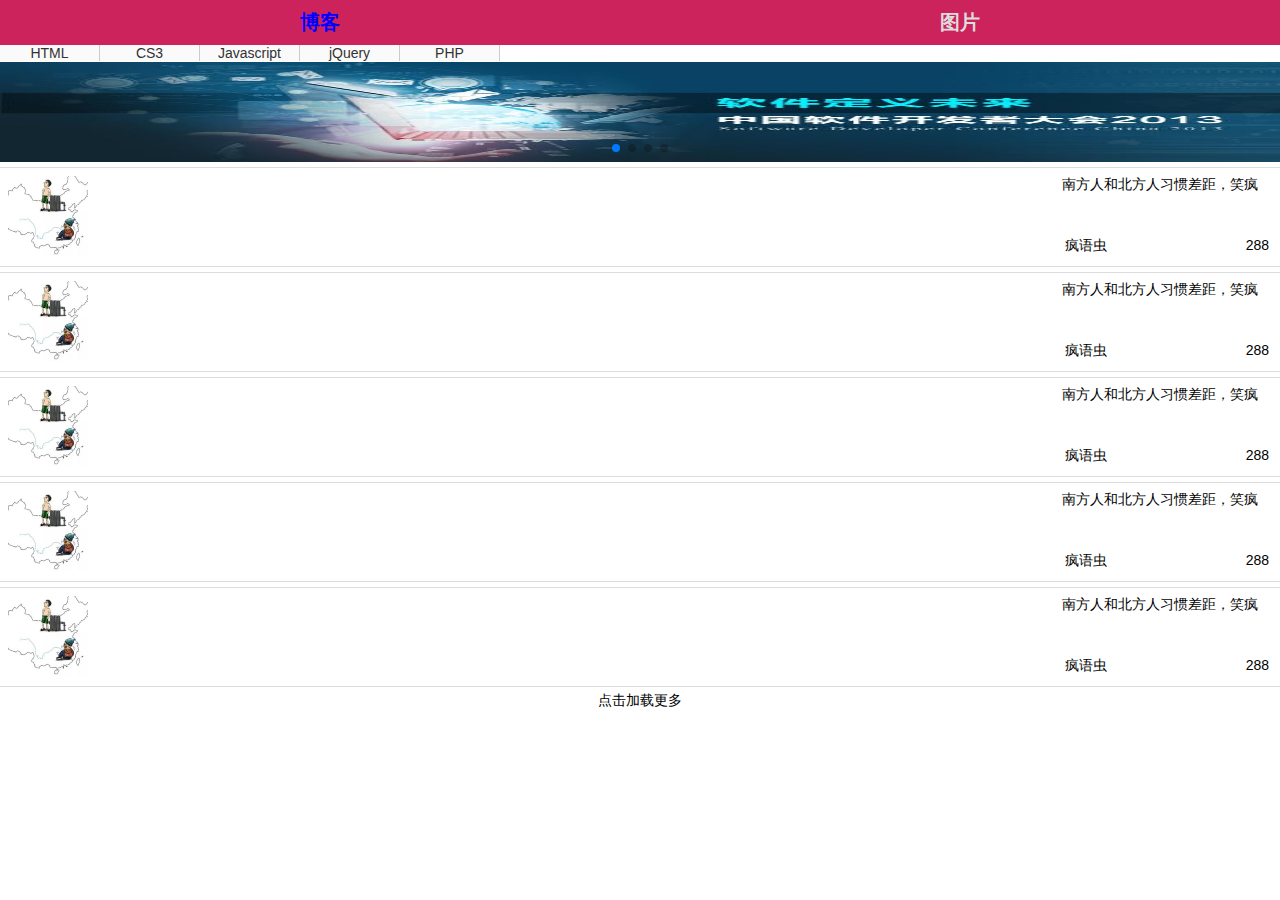
<file: 博客/index.html>
<!doctype html>
<html lang="en">
<head>
    <meta charset="UTF-8">
    <meta name="viewport"
          content="width=device-width, user-scalable=no, initial-scale=1.0, maximum-scale=1.0, minimum-scale=1.0">
    <meta http-equiv="X-UA-Compatible" content="ie=edge">
    <title>Document</title>
    <link rel="stylesheet" href="css/swiper.css">
    <script src="js/rem.js"></script>
    <script src="js/iscroll.js"></script>
    <script src="js/jquery.min.js"></script>
    <script src="js/swiper.min.js"></script>
</head>


<style>
    * {
        -webkit-box-sizing: border-box;
        -moz-box-sizing: border-box;
        box-sizing: border-box;
        margin: 0;
        padding: 0;
        list-style: none;
    }
    body {
        font-size: 14px;
        font-family: ubuntu, helvetica, arial;
        /*overflow: hidden; !* this is important to prevent the whole page to bounce *!*/
    }

    #header {
        position: absolute;
        z-index: 2;
        top: 0;
        left: 0;
        width: 100%;
        height: 45px;
        line-height: 45px;
        background: #CD235C;
        padding: 0;
        color: #eee;
        font-size: 20px;
        text-align: center;
        font-weight: bold;
    }

    #footer {
        position: absolute;
        z-index: 2;
        bottom: 0;
        left: 0;
        width: 100%;
        height: 48px;
        background: #444;
        padding: 0;
        border-top: 1px solid #444;
    }

    #wrapper {
        position: absolute;
        z-index: 1;
        top: 45px;
        left: 0;
        width: 100%;
        height: 16px;
        /*!*background: #ccc;*!*/
        overflow: hidden;
    }

    #scroller {
        position: absolute;
        z-index: 1;
        -webkit-tap-highlight-color: rgba(0,0,0,0);
        width: 500px;
        /*height: 100%;*/
        /*background-color: #a00;*/
    }

    #scroller ul {
        list-style: none;
        padding: 0;
        margin: 0;
        width: 100%;
        /*height: 100%;*/
        text-align: center;
    }

    #scroller li {
        display: block;
        float: left;
        width: 100px;
        /*height: 100%;*/
        border-right: 1px solid #ccc;
        background-color: #fafafa;
        font-size: 14px;
    }
    #scroller li a{
        color:#333333;
        text-decoration:none;
    }
    #header a{
        display: block;
        width: 50%;
        height: 100%;
        text-align: center;
        line-height: 45px;
        float:left;
        text-decoration:none;
        color: #ddd;
    }
    #header a:first-child{
        color:blue;
    }


    .swiper-container {
        position: absolute;
        top:62px;
        left:0;
        width: 100%;
        /*height: 100%;*/
    }
    .swiper-container img{
        width: 100%;
        height: 100px;
    }
    .neirong{
        position: absolute;
        top:162px;
        left:0;
        width: 100%;
        height: auto;
    }
    .neirong .go{
        width: 100%;
        text-align: center;
        margin-top: 5px;
    }
    .neirong .content{
        width: 100%;
        height: auto;
    }
    .neirong .content a{
        text-decoration:none;
        color: #000;
    }
    .content ul{
        width: 100%;
        height: auto;
    }
    .content li{
        width: 100%;
        height: 100px;
        box-sizing: border-box;
        padding: 8px;
        margin-top: 5px;
        border-top:1px solid #ddd;
        border-bottom:1px solid #ddd;
    }
    .zuotu{
        width: 80px;
        height: 80px;
        float: left;
    }
    .zuotu img{
        width: 100%;
        height: 100%;
    }
    .youneirong{
        width: 210px;
        height: 100%;
        float: right;
        position: relative;
    }
    .neirong-xia{
        width: 100%;
        position: absolute;
        bottom: 0;
        left:0;
        box-sizing: border-box;
        padding: 3px;
    }
    .nicheng{
        float: left;
    }
    .renshu{
        float: right;
    }
</style>
<body>
<div id="header">
    <a href="">博客</a>
    <a href="index-1.html">图片</a>
</div>

<div id="wrapper">
    <div id="scroller">
        <ul>
            <li><a href="xiangqing.html">HTML</a></li>
            <li><a href="xiangqing.html">CS3</a></li>
            <li><a href="xiangqing.html">Javascript</a></li>
            <li><a href="xiangqing.html">jQuery</a></li>
            <li><a href="xiangqing.html">PHP</a></li>
        </ul>
    </div>
</div>

<div class="swiper-container">
    <div class="swiper-wrapper">
        <div class="swiper-slide">
            <img src="img/6.jpg" alt="">
        </div>
        <div class="swiper-slide">
            <img src="img/7.jpg" alt="">
        </div>
        <div class="swiper-slide">
            <img src="img/8.jpg" alt="">
        </div>
        <div class="swiper-slide">
            <img src="img/9.jpg" alt="">
        </div>
    </div>
    <!-- Add Pagination -->
    <div class="swiper-pagination"></div>
</div>
<div class="neirong">
    <ul class="content">
        <li>
            <a href="xiangqing.html">
                <div class="zuotu">
                    <img src="img/5.jpg" alt="">
                </div>
                <div class="youneirong">
                    <span class="nei-biaoti">南方人和北方人习惯差距，笑疯</span>
                    <div class="neirong-xia">
                        <span class="nicheng">疯语虫</span>
                        <span class="renshu">288</span>
                    </div>
                </div>
            </a>
        </li>
        <li>
            <a href="xiangqing.html">
                <div class="zuotu">
                    <img src="img/5.jpg" alt="">
                </div>
                <div class="youneirong">
                    <span class="nei-biaoti">南方人和北方人习惯差距，笑疯</span>
                    <div class="neirong-xia">
                        <span class="nicheng">疯语虫</span>
                        <span class="renshu">288</span>
                    </div>
                </div>
            </a>
        </li>
        <li>
            <a href="xiangqing.html">
                <div class="zuotu">
                    <img src="img/5.jpg" alt="">
                </div>
                <div class="youneirong">
                    <span class="nei-biaoti">南方人和北方人习惯差距，笑疯</span>
                    <div class="neirong-xia">
                        <span class="nicheng">疯语虫</span>
                        <span class="renshu">288</span>
                    </div>
                </div>
            </a>
        </li>
        <li>
            <a href="xiangqing.html">
                <div class="zuotu">
                    <img src="img/5.jpg" alt="">
                </div>
                <div class="youneirong">
                    <span class="nei-biaoti">南方人和北方人习惯差距，笑疯</span>
                    <div class="neirong-xia">
                        <span class="nicheng">疯语虫</span>
                        <span class="renshu">288</span>
                    </div>
                </div>
            </a>
        </li>
        <li>
            <a href="xiangqing.html">
                <div class="zuotu">
                    <img src="img/5.jpg" alt="">
                </div>
                <div class="youneirong">
                    <span class="nei-biaoti">南方人和北方人习惯差距，笑疯</span>
                    <div class="neirong-xia">
                        <span class="nicheng">疯语虫</span>
                        <span class="renshu">288</span>
                    </div>
                </div>
            </a>
        </li>
    </ul>
    <div class="go">
        点击加载更多
    </div>
</div>
</body>
</html>
<script>
    let myScroll = new IScroll('#wrapper', {
        scrollX: true,
        scrollY: false,
        click:true
    });
    var swiper = new Swiper('.swiper-container', {
        pagination: {
            el: '.swiper-pagination',
        },
    });
</script>
</file>
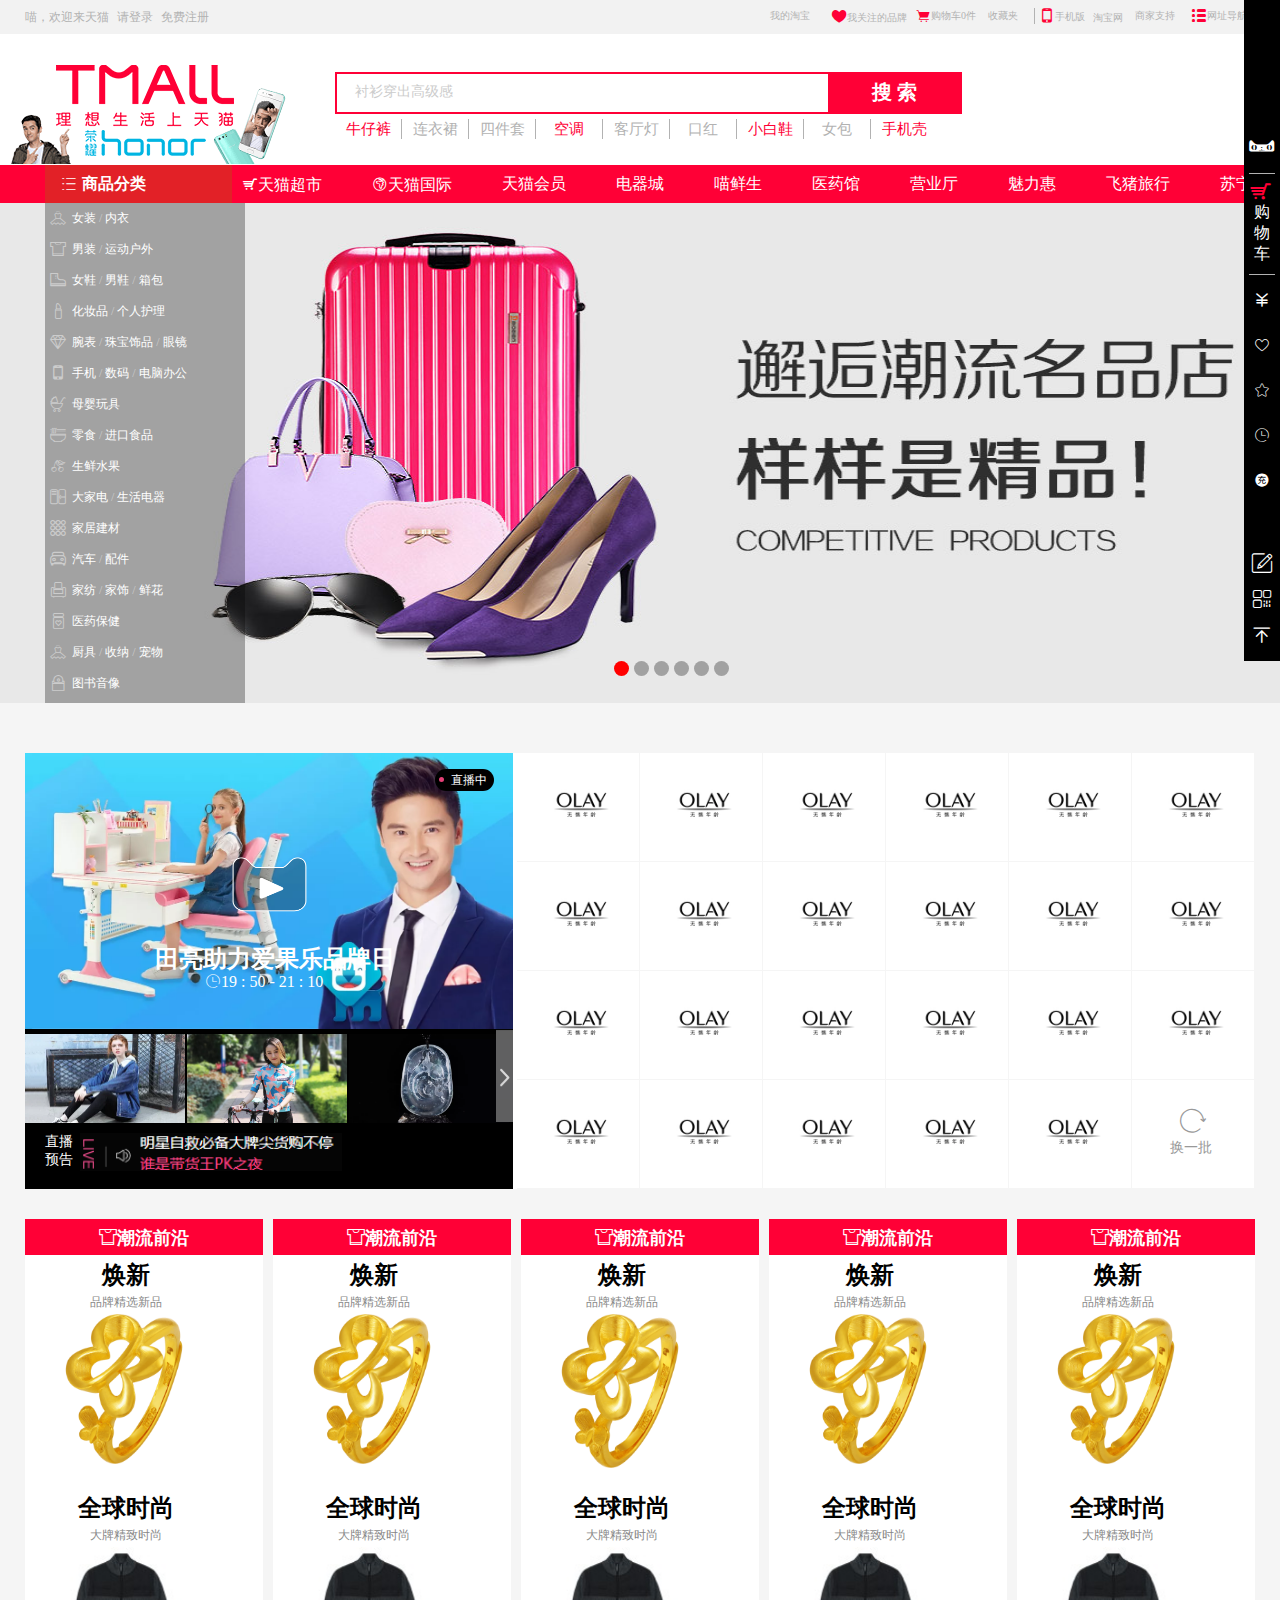
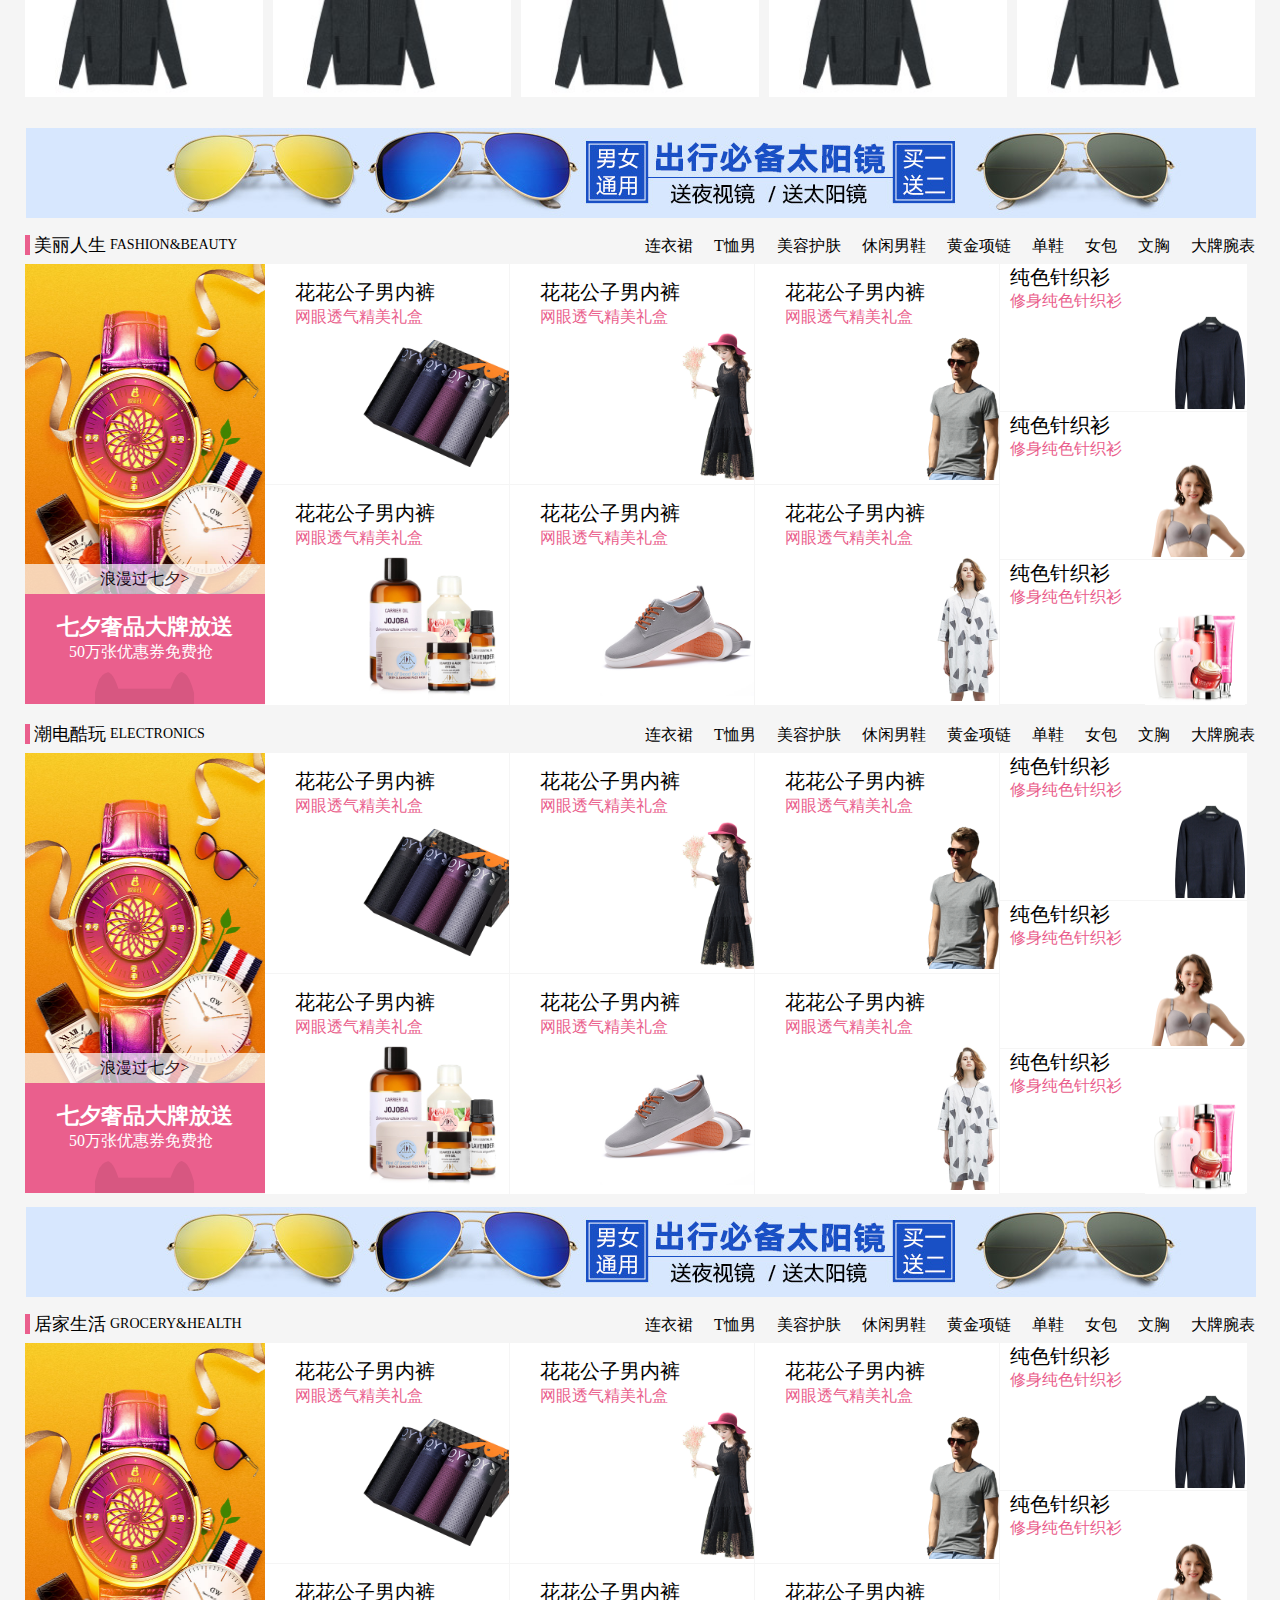
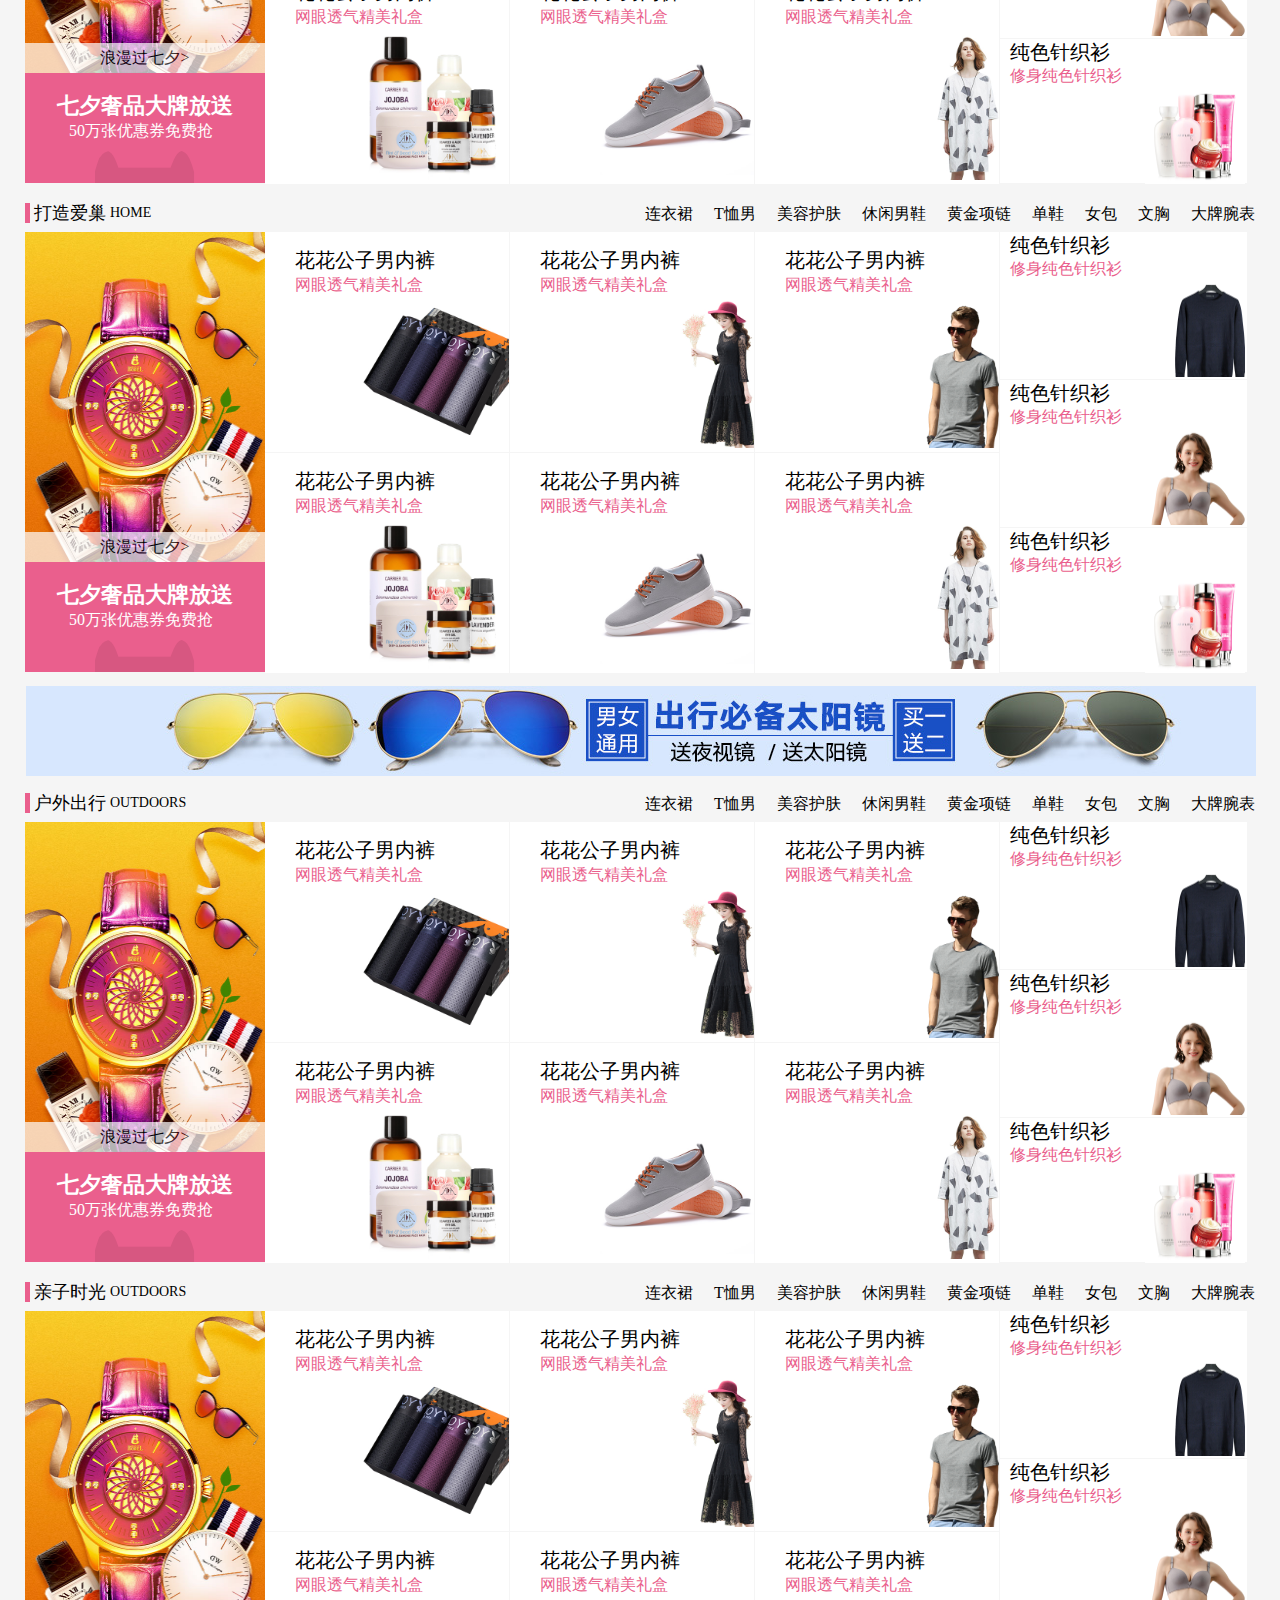
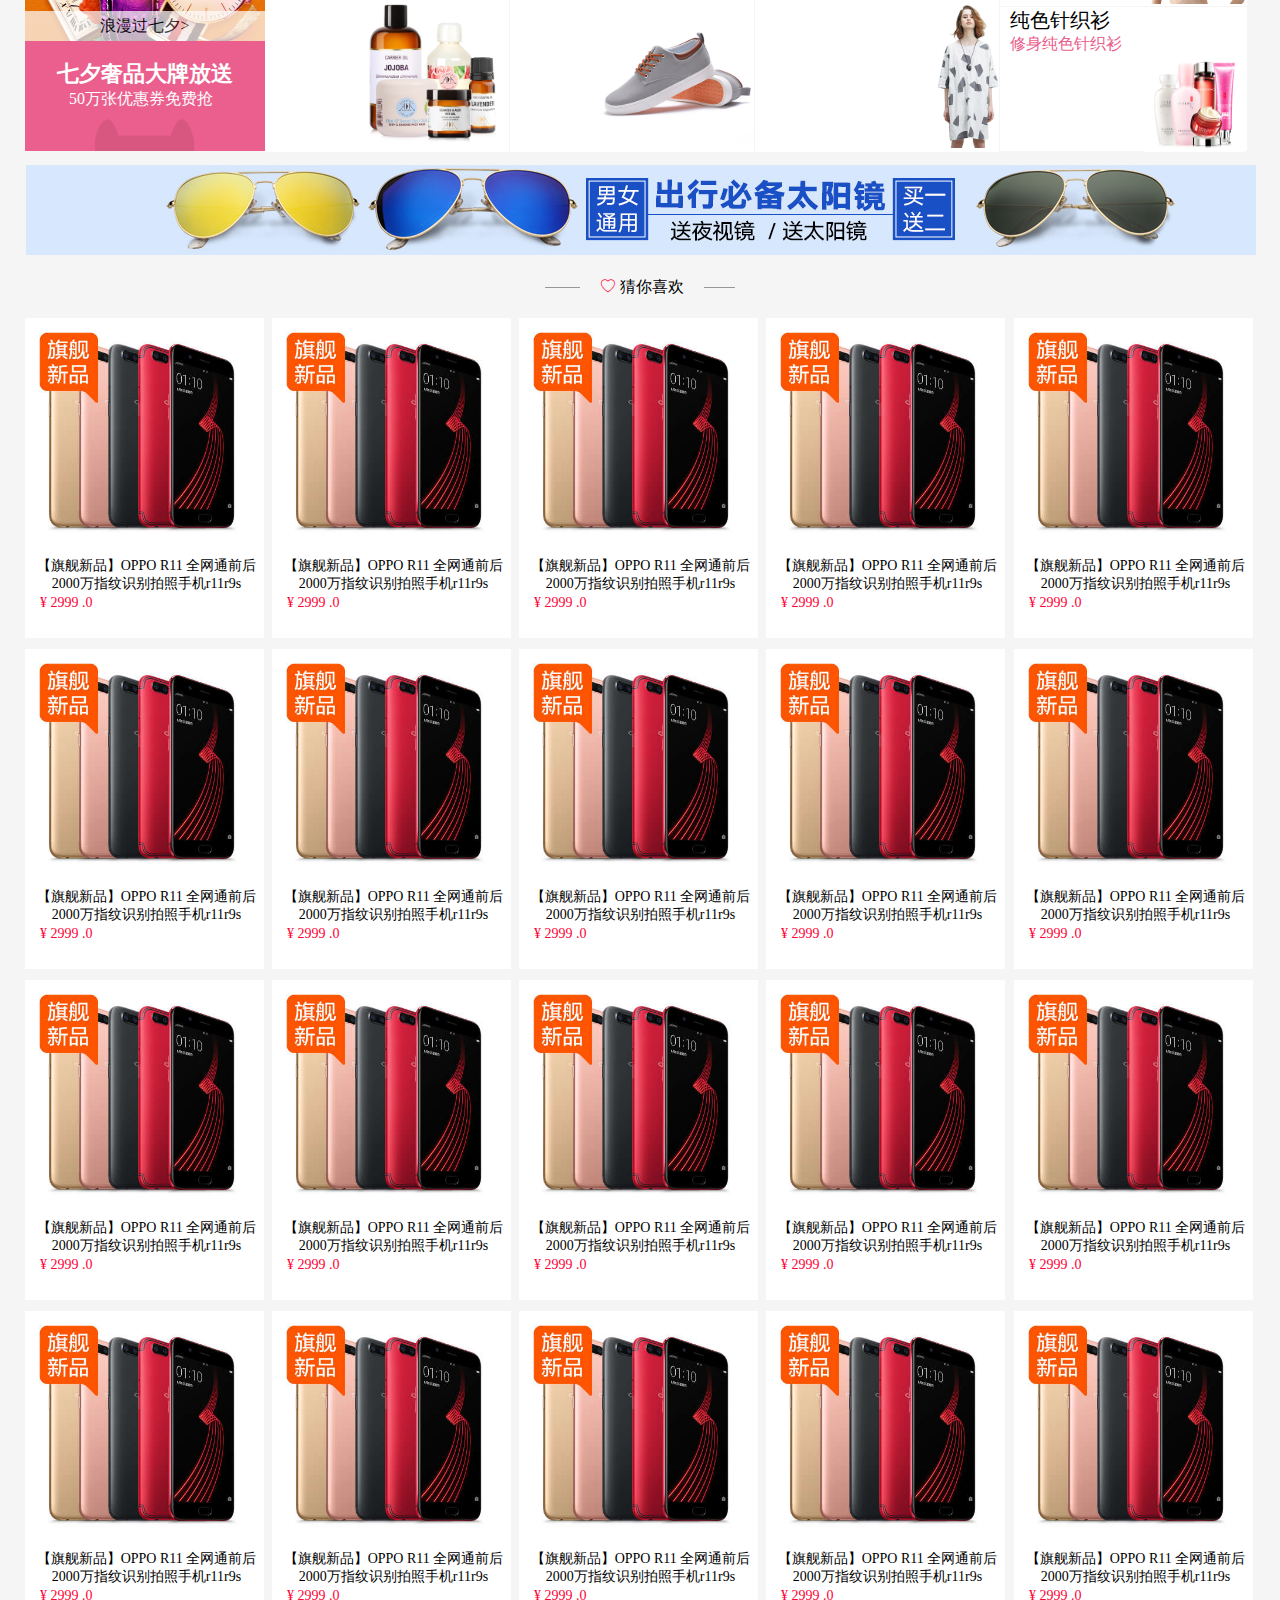
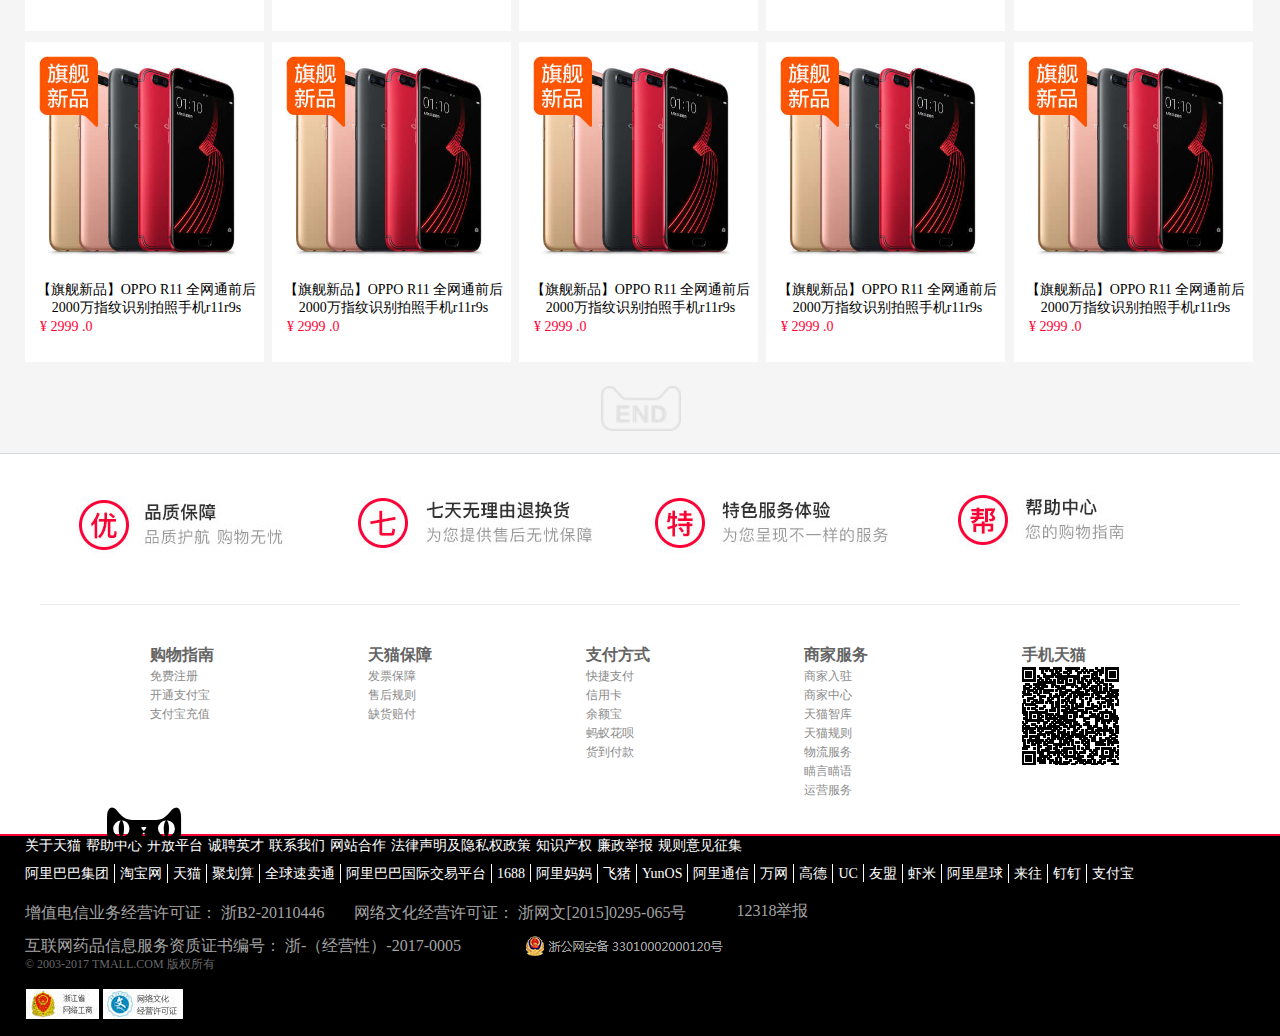
<file: 天猫/index.html>
<!DOCTYPE html>
<html lang="en">
<head>
    <meta charset="UTF-8">
    <title>tianmao</title>
    <link rel="stylesheet" href="css/index.css">
    <link rel="stylesheet" href="iconfont/iconfont.css">
</head>
<body>
<a name="ding"></a>
<!-- 头部开始 -->
<header>
    <main>
        <div class="toubu-big-box">
            <span>喵，欢迎来天猫</span>
            <a href="">请登录</a>
            <a href="">免费注册</a>
        </div>
        <ul class="toubu-you-box">
            <li>
                <div class="toubu-you-zi">
                    <a href="">
                        我的淘宝
                        <div class="wodetaobao">
                            <div class="wodezhe"></div>
                            <div>已买到的宝贝</div>
                            <div>已卖出的宝贝</div>
                        </div>
                    </a>
                </div>

            </li>
            <li>
                <div class="toubu-you-zi1">
                    <div class="iconfont icon-xiai"></div>
                    <a href="">我关注的品牌</a>
                </div>
            </li>
            <li>
                <div class="toubu-you-zi2">
                    <div class="iconfont icon-gouwuchexuanzhong"></div>
                    <a href="">购物车0件</a>
                </div>
            </li>
            <li>
                <div class="toubu-you-zi">
                    <a href="">
                        收藏夹
                        <div class="shoucangjia">
                            <div class="wodezhe"></div>
                            <div>收藏的宝贝</div>
                            <div>收藏的店铺</div>
                        </div>
                    </a>
                </div>
            </li>
            <li>
                <div class="toubu-you-zi3">
                    <div class="iconfont icon-shouji"></div>
                    <a href="">手机版</a>
                </div>
            </li>
            <li>
                <div class="toubu-you-zi1">
                    <a href="">淘宝网</a>
                </div>
            </li>
            <li>
                <div class="toubu-you-zi">
                    <a href="">商家支持</a>
                </div>
            </li>
            <li>
                <div class="toubu-zi-zuihou">
                    <div class="iconfont icon-liebiao1"></div>
                    <a href="">
                        网址导航
                        <div class="wangzhi-xia">
                            <div class="wangzhizhe"></div>
                            <div class="wangredian"></div>
                            <div class="wanghangye"></div>
                            <div class="wangpingpai"></div>
                            <div class="wangfuwu"></div>
                        </div>
                    </a>
                </div>
            </li>
        </ul>
    </main>
</header>
<!-- 头结束	 -->
<!-- 搜索开始 -->
<section class="sosuo-big-box" style="">
    <div class="sousuo-zhong-big-box" style="width:1312px;height:100%;margin: 0 auto;">
        <div class="sousuo-logo">
            <img src="img/logo.gif" alt="">
        </div>
        <div class="sosuo-zhong-box">
            <div class="sosuolan">
                <div class="sosuolan-zhong"> 衬衫穿出高级感</div>
                <a href="" class="sosuolan-you">
                    <b>搜 索</b>
                </a>
            </div>
            <ul class="daohang-big-box">
                <li>
                    <a href="" class="daohang1">牛仔裤</a>
                </li>
                <li>
                    <a href="">连衣裙</a>
                </li>
                <li>
                    <a href="">四件套</a>
                </li>
                <li>
                    <a href="" class="daohang1">空调</a>
                </li>
                <li>
                    <a href="">客厅灯</a>
                </li>
                <li>
                    <a href="">口红</a>
                </li>
                <li>
                    <a href="" class="daohang1">小白鞋</a>
                </li>
                <li>
                    <a href="">女包</a>
                </li>
                <li class="lastone">
                    <a href="" class="daohang1">手机壳</a>
                </li>
            </ul>
        </div>
    </div>
</section>
<!-- 搜索结束 -->
<!-- 右侧栏开始-->
<section class="youce">
    <div class="youce1"><a href="" class="iconfont icon-mao1"></a></div>
    <div class="youce2">
        <div class="youce2s">
            <a href="" class="iconfont icon-tianmaochaoshigouwuche"></a>
            <a href="">购物车</a>
        </div>
    </div>
    <ul id="youce3">
        <li><a href="" class="iconfont icon-goumai"></a></li>
        <li><a href="" class="iconfont icon-zan"></a></li>
        <li><a href="" class="iconfont icon-shoucang"></a></li>
        <li><a href="" class="iconfont icon-shijian"></a></li>
        <li><a href="" class="iconfont icon-chongzhi"></a></li>
    </ul>
    <div id="youcexia">
        <a href="" class="iconfont icon-xiugaioryijian"></a>
        <a href="" class="iconfont icon-erweima"></a>
        <a href="#ding" class="iconfont icon-huidaodingbu"></a>
    </div>
</section>
<!-- 右侧栏结束 -->
<!-- 导航开始 -->
<nav>
    <div style="height: 100%;width:1312px;margin: 0 auto;display: flex;justify-content: space-between;">
        <div class="nav-zuo">
            <div class="iconfont icon-fenlei1"></div>
            <div class="nav-zuo-zi"><b>商品分类</b></div>
        </div>
        <ul class="nav-you">
            <li>
                <a href="" class="iconfont icon-tianmaochaoshigouwuche">天猫超市</a>
                <div class="iconfont icon-wo"></div>
                <div class="daohang-xiala">
                    <a href="">天猫超市</a>
                    <a href="">天猫超市</a>
                    <a href="">天猫超市</a>
                    <a href="">天猫超市</a>
                    <a href="">天猫超市</a>
                    <a href="">天猫超市</a>
                    <a href="">天猫超市</a>
                </div>
            </li>
            <li>
                <a href="" class="iconfont icon-huanqiushangou">天猫国际</a>
                <div class="iconfont icon-wo"></div>
                <div class="daohang-xiala">
                    <a href="">天猫国际</a>
                    <a href="">天猫国际</a>
                    <a href="">天猫国际</a>
                    <a href="">天猫国际</a>
                    <a href="">天猫国际</a>
                    <a href="">天猫国际</a>
                    <a href="">天猫国际</a>
                </div>
            </li>
            <li>
                <a href="">天猫会员</a>
                <div class="iconfont icon-wo"></div>
                <div class="daohang-xiala">
                    <a href="">天猫会员</a>
                    <a href="">天猫会员</a>
                    <a href="">天猫会员</a>
                    <a href="">天猫会员</a>
                    <a href="">天猫会员</a>
                    <a href="">天猫会员</a>
                    <a href="">天猫会员</a>
                </div>
            </li>
            <li>
                <a href="">电器城</a>
                <div class="iconfont icon-wo"></div>
                <div class="daohang-xiala">
                    <a href="">电器城</a>
                    <a href="">电器城</a>
                    <a href="">电器城</a>
                    <a href="">电器城</a>
                    <a href="">电器城</a>
                    <a href="">电器城</a>
                    <a href="">电器城</a>
                </div>
            </li>
            <li>
                <a href="">喵鲜生</a>
                <div class="iconfont icon-wo"></div>
                <div class="daohang-xiala">
                    <a href="">喵鲜生</a>
                    <a href="">喵鲜生</a>
                    <a href="">喵鲜生</a>
                    <a href="">喵鲜生</a>
                    <a href="">喵鲜生</a>
                    <a href="">喵鲜生</a>
                    <a href="">喵鲜生</a>
                </div>
            </li>
            <li>
                <a href="">医药馆</a>
                <div class="iconfont icon-wo"></div>
                <div class="daohang-xiala">
                    <a href="">医药馆</a>
                    <a href="">医药馆</a>
                    <a href="">医药馆</a>
                    <a href="">医药馆</a>
                    <a href="">医药馆</a>
                    <a href="">医药馆</a>
                    <a href="">医药馆</a>
                </div>
            </li>
            <li>
                <a href="">营业厅</a>
                <div class="iconfont icon-wo"></div>
                <div class="daohang-xiala">
                    <a href="">营业厅</a>
                    <a href="">营业厅</a>
                    <a href="">营业厅</a>
                    <a href="">营业厅</a>
                    <a href="">营业厅</a>
                    <a href="">营业厅</a>
                    <a href="">营业厅</a>
                </div>

            </li>
            <li>
                <a href="">魅力惠</a>
                <div class="iconfont icon-wo"></div>
                <div class="daohang-xiala">
                    <a href="">魅力惠</a>
                    <a href="">魅力惠</a>
                    <a href="">魅力惠</a>
                    <a href="">魅力惠</a>
                    <a href="">魅力惠</a>
                    <a href="">魅力惠</a>
                    <a href="">魅力惠</a>
                </div>

            </li>
            <li>
                <a href="">飞猪旅行</a>
                <div class="iconfont icon-wo"></div>
                <div class="daohang-xiala">
                    <a href="">飞猪旅行</a>
                    <a href="">飞猪旅行</a>
                    <a href="">飞猪旅行</a>
                    <a href="">飞猪旅行</a>
                    <a href="">飞猪旅行</a>
                    <a href="">飞猪旅行</a>
                    <a href="">飞猪旅行</a>
                </div>

            </li>
            <li>
                <a href="">苏宁易购</a>
                <div class="iconfont icon-wo"></div>
                <div class="daohang-xiala">
                    <a href="">天猫会员</a>
                    <a href="">天猫会员</a>
                    <a href="">天猫会员</a>
                    <a href="">天猫会员</a>
                    <a href="">天猫会员</a>
                    <a href="">天猫会员</a>
                    <a href="">天猫会员</a>
                </div>

            </li>
        </ul>
    </div>
</nav>
<!-- 导航结束 -->
<!-- banner开始 -->
<section class="banner-big-box" style="position: relative;">
    <a href="" class="banner-tu" style="position: absolute;left:0;right: 0">
        <img src="img/banner.jpg" style="opacity: 1" alt="">
        <img src="img/banner1.jpg" alt="">
        <img src="img/banner2.jpg" alt="">
        <img src="img/banner3.jpg" alt="">
        <img src="img/banner4.jpg" alt="">
        <img src="img/banner5.jpg" alt="">
        <div class="yuan" style="z-index: 1">
            <div class="yuanquan" style="background: red;"></div>
            <div class="yuanquan"></div>
            <div class="yuanquan"></div>
            <div class="yuanquan"></div>
            <div class="yuanquan"></div>
            <div class="yuanquan"></div>
        </div>

    </a>
    <div class="cedaohang-big-boc" style="width: 1312px;height:500px;margin:0 auto;position: absolute;left:0;right:0;top:0;bottom:0;">
        <aside>
            <ul class="banner-zuo">
                <li>
                    <div class="iconfont icon-nvzhuangneiyi"></div>
                    <a href="">女装</a>
                    <span>&nbsp;/&nbsp;</span>
                    <a href="">内衣</a>
                    <div class="cedaohang-box">
                        <div class="cedaohang-zuo">
                            <div class="dangjiliuxing">
                                <div class="dangjiliuxing-zi">当季流行&gt;</div>
                                <div class="dangjilixing-biaoqian">
                                    <a href="">双11女装主会场</a>
                                    <a href="">冬季新品</a>
                                    <a href="">商场同款</a>
                                    <a href="">毛呢大衣</a>
                                    <a href="">毛针织衫</a>
                                    <a href="">裤子</a>
                                    <a href="">气质连衣裙</a>
                                    <a href="">双11内衣会场</a>
                                    <a href="">无痕文胸</a>
                                    <a href="">运动文胸</a>
                                    <a href="">潮流家具服</a>
                                    <a href="">百搭船袜</a>
                                </div>
                            </div>
                            <div class="dangjiliuxing">
                                <div class="dangjiliuxing-zi">当季流行&gt;</div>
                                <div class="dangjilixing-biaoqian">
                                    <a href="">双11女装主会场</a>
                                    <a href="">冬季新品</a>
                                    <a href="">商场同款</a>
                                    <a href="">毛呢大衣</a>
                                    <a href="">毛针织衫</a>
                                    <a href="">裤子</a>
                                    <a href="">气质连衣裙</a>
                                    <a href="">双11内衣会场</a>
                                    <a href="">无痕文胸</a>
                                    <a href="">运动文胸</a>
                                    <a href="">潮流家具服</a>
                                    <a href="">百搭船袜</a>
                                </div>
                            </div>
                            <div class="dangjiliuxing">
                                <div class="dangjiliuxing-zi">当季流行&gt;</div>
                                <div class="dangjilixing-biaoqian">
                                    <a href="">双11女装主会场</a>
                                    <a href="">冬季新品</a>
                                    <a href="">商场同款</a>
                                    <a href="">毛呢大衣</a>
                                    <a href="">毛针织衫</a>
                                    <a href="">裤子</a>
                                    <a href="">气质连衣裙</a>
                                    <a href="">双11内衣会场</a>
                                    <a href="">无痕文胸</a>
                                    <a href="">运动文胸</a>
                                    <a href="">潮流家具服</a>
                                    <a href="">百搭船袜</a>
                                </div>
                            </div>
                            <div class="dangjiliuxing">
                                <div class="dangjiliuxing-zi">当季流行&gt;</div>
                                <div class="dangjilixing-biaoqian">
                                    <a href="">双11女装主会场</a>
                                    <a href="">冬季新品</a>
                                    <a href="">商场同款</a>
                                    <a href="">毛呢大衣</a>
                                    <a href="">毛针织衫</a>
                                    <a href="">裤子</a>
                                    <a href="">气质连衣裙</a>
                                    <a href="">双11内衣会场</a>
                                    <a href="">无痕文胸</a>
                                    <a href="">运动文胸</a>
                                    <a href="">潮流家具服</a>
                                    <a href="">百搭船袜</a>
                                </div>
                            </div>
                            <div class="dangjiliuxing">
                                <div class="dangjiliuxing-zi">当季流行&gt;</div>
                                <div class="dangjilixing-biaoqian">
                                    <a href="">双11女装主会场</a>
                                    <a href="">冬季新品</a>
                                    <a href="">商场同款</a>
                                    <a href="">毛呢大衣</a>
                                    <a href="">毛针织衫</a>
                                    <a href="">裤子</a>
                                    <a href="">气质连衣裙</a>
                                    <a href="">双11内衣会场</a>
                                    <a href="">无痕文胸</a>
                                    <a href="">运动文胸</a>
                                    <a href="">潮流家具服</a>
                                    <a href="">百搭船袜</a>
                                </div>
                            </div>
                            <div class="dangjiliuxing">
                                <div class="dangjiliuxing-zi">当季流行&gt;</div>
                                <div class="dangjilixing-biaoqian">
                                    <a href="">双11女装主会场</a>
                                    <a href="">冬季新品</a>
                                    <a href="">商场同款</a>
                                    <a href="">毛呢大衣</a>
                                    <a href="">毛针织衫</a>
                                    <a href="">裤子</a>
                                    <a href="">气质连衣裙</a>
                                    <a href="">双11内衣会场</a>
                                    <a href="">无痕文胸</a>
                                    <a href="">运动文胸</a>
                                    <a href="">潮流家具服</a>
                                    <a href="">百搭船袜</a>
                                </div>
                            </div>
                        </div>
                        <div class="cedaohang-you">
                            <a href="" class="cedaohangyou-img">
                                <img src="img/tianmaoxuanxiangkaxiaotupian-1.jpg" alt="">
                            </a>
                            <a href="" class="cedaohangyou-img">
                                <img src="img/tianmaoxuanxiangkaxiaotupian-1.jpg" alt="">
                            </a>
                            <a href="" class="cedaohangyou-img">
                                <img src="img/tianmaoxuanxiangkaxiaotupian-1.jpg" alt="">
                            </a>
                            <a href="" class="cedaohangyou-img">
                                <img src="img/tianmaoxuanxiangkaxiaotupian-1.jpg" alt="">
                            </a>
                            <a href="" class="cedaohangyou-img">
                                <img src="img/tianmaoxuanxiangkaxiaotupian-1.jpg" alt="">
                            </a>
                            <a href="" class="cedaohangyou-img">
                                <img src="img/tianmaoxuanxiangkaxiaotupian-1.jpg" alt="">
                            </a>
                            <a href="" class="cedaohangyou-img">
                                <img src="img/tianmaoxuanxiangkaxiaotupian-1.jpg" alt="">
                            </a>
                            <a href="" class="cedaohangyou-img">
                                <img src="img/tianmaoxuanxiangkaxiaotupian-1.jpg" alt="">
                            </a>
                            <a href="" class="cedaohangyou-img">
                                <img src="img/tianmaoxuanxiangkaxiaotupian-1.jpg" alt="">
                            </a>
                            <a href="" class="cedaohangyou-img">
                                <img src="img/tianmaoxuanxiangkaxiaotupian-1.jpg" alt="">
                            </a>
                            <a href="" class="cedaohangyou-img">
                                <img src="img/tianmaoxuanxiangkaxiaotupian-1.jpg" alt="">
                            </a>
                            <a href="" class="cedaohangyou-img">
                                <img src="img/tianmaoxuanxiangkaxiaotupian-1.jpg" alt="">
                            </a>
                            <a href="" class="cedaohangyou-img">
                                <img src="img/tianmaoxuanxiangkaxiaotupian-1.jpg" alt="">
                            </a>
                            <a href="" class="cedaohangyou-img">
                                <img src="img/tianmaoxuanxiangkaxiaotupian-1.jpg" alt="">
                            </a>
                            <a href="" class="cedaohangyou-img">
                                <img src="img/tianmaoxuanxiangkaxiaotupian-1.jpg" alt="">
                            </a>
                            <a href="" class="cedaohangyou-img">
                                <img src="img/tianmaoxuanxiangkaxiaotupian-1.jpg" alt="">
                            </a>
                            <a href="" class="cedaohangyou-img">
                                <img src="img/tianmaoxuanxiangkaxiaotupian-1.jpg" alt="">
                            </a>
                            <a href="" class="cedaohangyou-img">
                                <img src="img/tianmaoxuanxiangkaxiaotupian-1.jpg" alt="">
                            </a>
                            <a href="" class="cedaohangyou-img">
                                <img src="img/tianmaoxuanxiangkaxiaotupian-1.jpg" alt="">
                            </a>
                            <a href="" class="cedaohangyou-img">
                                <img src="img/tianmaoxuanxiangkaxiaotupian-1.jpg" alt="">
                            </a>
                            <a href="" class="cedaohangyou-img">
                                <img src="img/tianmaoxuanxiangkaxiaotupian-1.jpg" alt="">
                            </a>
                        </div>
                    </div>
                </li>
                <li>
                    <div class="iconfont icon-nanzhuang"></div>
                    <a href="">男装</a>
                    <span>&nbsp;/&nbsp;</span>
                    <a href="">运动户外</a>
                    <div class="cedaohang-box">
                        <div class="cedaohang-zuo">
                            <div class="dangjiliuxing">
                                <div class="dangjiliuxing-zi">当季流行&gt;</div>
                                <div class="dangjilixing-biaoqian">
                                    <a href="">双11女装主会场</a>
                                    <a href="">冬季新品</a>
                                    <a href="">商场同款</a>
                                    <a href="">毛呢大衣</a>
                                    <a href="">毛针织衫</a>
                                    <a href="">裤子</a>
                                    <a href="">气质连衣裙</a>
                                    <a href="">双11内衣会场</a>
                                    <a href="">无痕文胸</a>
                                    <a href="">运动文胸</a>
                                    <a href="">潮流家具服</a>
                                    <a href="">百搭船袜</a>
                                </div>
                            </div>
                            <div class="dangjiliuxing">
                                <div class="dangjiliuxing-zi">当季流行&gt;</div>
                                <div class="dangjilixing-biaoqian">
                                    <a href="">双11女装主会场</a>
                                    <a href="">冬季新品</a>
                                    <a href="">商场同款</a>
                                    <a href="">毛呢大衣</a>
                                    <a href="">毛针织衫</a>
                                    <a href="">裤子</a>
                                    <a href="">气质连衣裙</a>
                                    <a href="">双11内衣会场</a>
                                    <a href="">无痕文胸</a>
                                    <a href="">运动文胸</a>
                                    <a href="">潮流家具服</a>
                                    <a href="">百搭船袜</a>
                                </div>
                            </div>
                            <div class="dangjiliuxing">
                                <div class="dangjiliuxing-zi">当季流行&gt;</div>
                                <div class="dangjilixing-biaoqian">
                                    <a href="">双11女装主会场</a>
                                    <a href="">冬季新品</a>
                                    <a href="">商场同款</a>
                                    <a href="">毛呢大衣</a>
                                    <a href="">毛针织衫</a>
                                    <a href="">裤子</a>
                                    <a href="">气质连衣裙</a>
                                    <a href="">双11内衣会场</a>
                                    <a href="">无痕文胸</a>
                                    <a href="">运动文胸</a>
                                    <a href="">潮流家具服</a>
                                    <a href="">百搭船袜</a>
                                </div>
                            </div>
                            <div class="dangjiliuxing">
                                <div class="dangjiliuxing-zi">当季流行&gt;</div>
                                <div class="dangjilixing-biaoqian">
                                    <a href="">双11女装主会场</a>
                                    <a href="">冬季新品</a>
                                    <a href="">商场同款</a>
                                    <a href="">毛呢大衣</a>
                                    <a href="">毛针织衫</a>
                                    <a href="">裤子</a>
                                    <a href="">气质连衣裙</a>
                                    <a href="">双11内衣会场</a>
                                    <a href="">无痕文胸</a>
                                    <a href="">运动文胸</a>
                                    <a href="">潮流家具服</a>
                                    <a href="">百搭船袜</a>
                                </div>
                            </div>
                            <div class="dangjiliuxing">
                                <div class="dangjiliuxing-zi">当季流行&gt;</div>
                                <div class="dangjilixing-biaoqian">
                                    <a href="">双11女装主会场</a>
                                    <a href="">冬季新品</a>
                                    <a href="">商场同款</a>
                                    <a href="">毛呢大衣</a>
                                    <a href="">毛针织衫</a>
                                    <a href="">裤子</a>
                                    <a href="">气质连衣裙</a>
                                    <a href="">双11内衣会场</a>
                                    <a href="">无痕文胸</a>
                                    <a href="">运动文胸</a>
                                    <a href="">潮流家具服</a>
                                    <a href="">百搭船袜</a>
                                </div>
                            </div>
                            <div class="dangjiliuxing">
                                <div class="dangjiliuxing-zi">当季流行&gt;</div>
                                <div class="dangjilixing-biaoqian">
                                    <a href="">双11女装主会场</a>
                                    <a href="">冬季新品</a>
                                    <a href="">商场同款</a>
                                    <a href="">毛呢大衣</a>
                                    <a href="">毛针织衫</a>
                                    <a href="">裤子</a>
                                    <a href="">气质连衣裙</a>
                                    <a href="">双11内衣会场</a>
                                    <a href="">无痕文胸</a>
                                    <a href="">运动文胸</a>
                                    <a href="">潮流家具服</a>
                                    <a href="">百搭船袜</a>
                                </div>
                            </div>
                        </div>
                        <div class="cedaohang-you">
                            <a href="" class="cedaohangyou-img">
                                <img src="img/tianmaoxuanxiangkaxiaotupian-1.jpg" alt="">
                            </a>
                            <a href="" class="cedaohangyou-img">
                                <img src="img/tianmaoxuanxiangkaxiaotupian-1.jpg" alt="">
                            </a>
                            <a href="" class="cedaohangyou-img">
                                <img src="img/tianmaoxuanxiangkaxiaotupian-1.jpg" alt="">
                            </a>
                            <a href="" class="cedaohangyou-img">
                                <img src="img/tianmaoxuanxiangkaxiaotupian-1.jpg" alt="">
                            </a>
                            <a href="" class="cedaohangyou-img">
                                <img src="img/tianmaoxuanxiangkaxiaotupian-1.jpg" alt="">
                            </a>
                            <a href="" class="cedaohangyou-img">
                                <img src="img/tianmaoxuanxiangkaxiaotupian-1.jpg" alt="">
                            </a>
                            <a href="" class="cedaohangyou-img">
                                <img src="img/tianmaoxuanxiangkaxiaotupian-1.jpg" alt="">
                            </a>
                            <a href="" class="cedaohangyou-img">
                                <img src="img/tianmaoxuanxiangkaxiaotupian-1.jpg" alt="">
                            </a>
                            <a href="" class="cedaohangyou-img">
                                <img src="img/tianmaoxuanxiangkaxiaotupian-1.jpg" alt="">
                            </a>
                            <a href="" class="cedaohangyou-img">
                                <img src="img/tianmaoxuanxiangkaxiaotupian-1.jpg" alt="">
                            </a>
                            <a href="" class="cedaohangyou-img">
                                <img src="img/tianmaoxuanxiangkaxiaotupian-1.jpg" alt="">
                            </a>
                            <a href="" class="cedaohangyou-img">
                                <img src="img/tianmaoxuanxiangkaxiaotupian-1.jpg" alt="">
                            </a>
                            <a href="" class="cedaohangyou-img">
                                <img src="img/tianmaoxuanxiangkaxiaotupian-1.jpg" alt="">
                            </a>
                            <a href="" class="cedaohangyou-img">
                                <img src="img/tianmaoxuanxiangkaxiaotupian-1.jpg" alt="">
                            </a>
                            <a href="" class="cedaohangyou-img">
                                <img src="img/tianmaoxuanxiangkaxiaotupian-1.jpg" alt="">
                            </a>
                            <a href="" class="cedaohangyou-img">
                                <img src="img/tianmaoxuanxiangkaxiaotupian-1.jpg" alt="">
                            </a>
                            <a href="" class="cedaohangyou-img">
                                <img src="img/tianmaoxuanxiangkaxiaotupian-1.jpg" alt="">
                            </a>
                            <a href="" class="cedaohangyou-img">
                                <img src="img/tianmaoxuanxiangkaxiaotupian-1.jpg" alt="">
                            </a>
                            <a href="" class="cedaohangyou-img">
                                <img src="img/tianmaoxuanxiangkaxiaotupian-1.jpg" alt="">
                            </a>
                            <a href="" class="cedaohangyou-img">
                                <img src="img/tianmaoxuanxiangkaxiaotupian-1.jpg" alt="">
                            </a>
                            <a href="" class="cedaohangyou-img">
                                <img src="img/tianmaoxuanxiangkaxiaotupian-1.jpg" alt="">
                            </a>
                        </div>
                    </div>
                </li>
                <li>
                    <div class="iconfont icon-xie"></div>
                    <a href="">女鞋</a>
                    <span>&nbsp;/&nbsp;</span>
                    <a href="">男鞋</a>
                    <span>&nbsp;/&nbsp;</span>
                    <a href="">箱包</a>
                    <div class="cedaohang-box">
                        <div class="cedaohang-zuo">
                            <div class="dangjiliuxing">
                                <div class="dangjiliuxing-zi">当季流行&gt;</div>
                                <div class="dangjilixing-biaoqian">
                                    <a href="">双11女装主会场</a>
                                    <a href="">冬季新品</a>
                                    <a href="">商场同款</a>
                                    <a href="">毛呢大衣</a>
                                    <a href="">毛针织衫</a>
                                    <a href="">裤子</a>
                                    <a href="">气质连衣裙</a>
                                    <a href="">双11内衣会场</a>
                                    <a href="">无痕文胸</a>
                                    <a href="">运动文胸</a>
                                    <a href="">潮流家具服</a>
                                    <a href="">百搭船袜</a>
                                </div>
                            </div>
                            <div class="dangjiliuxing">
                                <div class="dangjiliuxing-zi">当季流行&gt;</div>
                                <div class="dangjilixing-biaoqian">
                                    <a href="">双11女装主会场</a>
                                    <a href="">冬季新品</a>
                                    <a href="">商场同款</a>
                                    <a href="">毛呢大衣</a>
                                    <a href="">毛针织衫</a>
                                    <a href="">裤子</a>
                                    <a href="">气质连衣裙</a>
                                    <a href="">双11内衣会场</a>
                                    <a href="">无痕文胸</a>
                                    <a href="">运动文胸</a>
                                    <a href="">潮流家具服</a>
                                    <a href="">百搭船袜</a>
                                </div>
                            </div>
                            <div class="dangjiliuxing">
                                <div class="dangjiliuxing-zi">当季流行&gt;</div>
                                <div class="dangjilixing-biaoqian">
                                    <a href="">双11女装主会场</a>
                                    <a href="">冬季新品</a>
                                    <a href="">商场同款</a>
                                    <a href="">毛呢大衣</a>
                                    <a href="">毛针织衫</a>
                                    <a href="">裤子</a>
                                    <a href="">气质连衣裙</a>
                                    <a href="">双11内衣会场</a>
                                    <a href="">无痕文胸</a>
                                    <a href="">运动文胸</a>
                                    <a href="">潮流家具服</a>
                                    <a href="">百搭船袜</a>
                                </div>
                            </div>
                            <div class="dangjiliuxing">
                                <div class="dangjiliuxing-zi">当季流行&gt;</div>
                                <div class="dangjilixing-biaoqian">
                                    <a href="">双11女装主会场</a>
                                    <a href="">冬季新品</a>
                                    <a href="">商场同款</a>
                                    <a href="">毛呢大衣</a>
                                    <a href="">毛针织衫</a>
                                    <a href="">裤子</a>
                                    <a href="">气质连衣裙</a>
                                    <a href="">双11内衣会场</a>
                                    <a href="">无痕文胸</a>
                                    <a href="">运动文胸</a>
                                    <a href="">潮流家具服</a>
                                    <a href="">百搭船袜</a>
                                </div>
                            </div>
                            <div class="dangjiliuxing">
                                <div class="dangjiliuxing-zi">当季流行&gt;</div>
                                <div class="dangjilixing-biaoqian">
                                    <a href="">双11女装主会场</a>
                                    <a href="">冬季新品</a>
                                    <a href="">商场同款</a>
                                    <a href="">毛呢大衣</a>
                                    <a href="">毛针织衫</a>
                                    <a href="">裤子</a>
                                    <a href="">气质连衣裙</a>
                                    <a href="">双11内衣会场</a>
                                    <a href="">无痕文胸</a>
                                    <a href="">运动文胸</a>
                                    <a href="">潮流家具服</a>
                                    <a href="">百搭船袜</a>
                                </div>
                            </div>
                            <div class="dangjiliuxing">
                                <div class="dangjiliuxing-zi">当季流行&gt;</div>
                                <div class="dangjilixing-biaoqian">
                                    <a href="">双11女装主会场</a>
                                    <a href="">冬季新品</a>
                                    <a href="">商场同款</a>
                                    <a href="">毛呢大衣</a>
                                    <a href="">毛针织衫</a>
                                    <a href="">裤子</a>
                                    <a href="">气质连衣裙</a>
                                    <a href="">双11内衣会场</a>
                                    <a href="">无痕文胸</a>
                                    <a href="">运动文胸</a>
                                    <a href="">潮流家具服</a>
                                    <a href="">百搭船袜</a>
                                </div>
                            </div>
                        </div>
                        <div class="cedaohang-you">
                            <a href="" class="cedaohangyou-img">
                                <img src="img/tianmaoxuanxiangkaxiaotupian-1.jpg" alt="">
                            </a>
                            <a href="" class="cedaohangyou-img">
                                <img src="img/tianmaoxuanxiangkaxiaotupian-1.jpg" alt="">
                            </a>
                            <a href="" class="cedaohangyou-img">
                                <img src="img/tianmaoxuanxiangkaxiaotupian-1.jpg" alt="">
                            </a>
                            <a href="" class="cedaohangyou-img">
                                <img src="img/tianmaoxuanxiangkaxiaotupian-1.jpg" alt="">
                            </a>
                            <a href="" class="cedaohangyou-img">
                                <img src="img/tianmaoxuanxiangkaxiaotupian-1.jpg" alt="">
                            </a>
                            <a href="" class="cedaohangyou-img">
                                <img src="img/tianmaoxuanxiangkaxiaotupian-1.jpg" alt="">
                            </a>
                            <a href="" class="cedaohangyou-img">
                                <img src="img/tianmaoxuanxiangkaxiaotupian-1.jpg" alt="">
                            </a>
                            <a href="" class="cedaohangyou-img">
                                <img src="img/tianmaoxuanxiangkaxiaotupian-1.jpg" alt="">
                            </a>
                            <a href="" class="cedaohangyou-img">
                                <img src="img/tianmaoxuanxiangkaxiaotupian-1.jpg" alt="">
                            </a>
                            <a href="" class="cedaohangyou-img">
                                <img src="img/tianmaoxuanxiangkaxiaotupian-1.jpg" alt="">
                            </a>
                            <a href="" class="cedaohangyou-img">
                                <img src="img/tianmaoxuanxiangkaxiaotupian-1.jpg" alt="">
                            </a>
                            <a href="" class="cedaohangyou-img">
                                <img src="img/tianmaoxuanxiangkaxiaotupian-1.jpg" alt="">
                            </a>
                            <a href="" class="cedaohangyou-img">
                                <img src="img/tianmaoxuanxiangkaxiaotupian-1.jpg" alt="">
                            </a>
                            <a href="" class="cedaohangyou-img">
                                <img src="img/tianmaoxuanxiangkaxiaotupian-1.jpg" alt="">
                            </a>
                            <a href="" class="cedaohangyou-img">
                                <img src="img/tianmaoxuanxiangkaxiaotupian-1.jpg" alt="">
                            </a>
                            <a href="" class="cedaohangyou-img">
                                <img src="img/tianmaoxuanxiangkaxiaotupian-1.jpg" alt="">
                            </a>
                            <a href="" class="cedaohangyou-img">
                                <img src="img/tianmaoxuanxiangkaxiaotupian-1.jpg" alt="">
                            </a>
                            <a href="" class="cedaohangyou-img">
                                <img src="img/tianmaoxuanxiangkaxiaotupian-1.jpg" alt="">
                            </a>
                            <a href="" class="cedaohangyou-img">
                                <img src="img/tianmaoxuanxiangkaxiaotupian-1.jpg" alt="">
                            </a>
                            <a href="" class="cedaohangyou-img">
                                <img src="img/tianmaoxuanxiangkaxiaotupian-1.jpg" alt="">
                            </a>
                            <a href="" class="cedaohangyou-img">
                                <img src="img/tianmaoxuanxiangkaxiaotupian-1.jpg" alt="">
                            </a>
                        </div>
                    </div>
                </li>
                <li>
                    <div class="iconfont icon-huazhuangpin"></div>
                    <a href="">化妆品</a>
                    <span>&nbsp;/&nbsp;</span>
                    <a href="">个人护理</a>
                    <div class="cedaohang-box">
                        <div class="cedaohang-zuo">
                            <div class="dangjiliuxing">
                                <div class="dangjiliuxing-zi">当季流行&gt;</div>
                                <div class="dangjilixing-biaoqian">
                                    <a href="">双11女装主会场</a>
                                    <a href="">冬季新品</a>
                                    <a href="">商场同款</a>
                                    <a href="">毛呢大衣</a>
                                    <a href="">毛针织衫</a>
                                    <a href="">裤子</a>
                                    <a href="">气质连衣裙</a>
                                    <a href="">双11内衣会场</a>
                                    <a href="">无痕文胸</a>
                                    <a href="">运动文胸</a>
                                    <a href="">潮流家具服</a>
                                    <a href="">百搭船袜</a>
                                </div>
                            </div>
                            <div class="dangjiliuxing">
                                <div class="dangjiliuxing-zi">当季流行&gt;</div>
                                <div class="dangjilixing-biaoqian">
                                    <a href="">双11女装主会场</a>
                                    <a href="">冬季新品</a>
                                    <a href="">商场同款</a>
                                    <a href="">毛呢大衣</a>
                                    <a href="">毛针织衫</a>
                                    <a href="">裤子</a>
                                    <a href="">气质连衣裙</a>
                                    <a href="">双11内衣会场</a>
                                    <a href="">无痕文胸</a>
                                    <a href="">运动文胸</a>
                                    <a href="">潮流家具服</a>
                                    <a href="">百搭船袜</a>
                                </div>
                            </div>
                            <div class="dangjiliuxing">
                                <div class="dangjiliuxing-zi">当季流行&gt;</div>
                                <div class="dangjilixing-biaoqian">
                                    <a href="">双11女装主会场</a>
                                    <a href="">冬季新品</a>
                                    <a href="">商场同款</a>
                                    <a href="">毛呢大衣</a>
                                    <a href="">毛针织衫</a>
                                    <a href="">裤子</a>
                                    <a href="">气质连衣裙</a>
                                    <a href="">双11内衣会场</a>
                                    <a href="">无痕文胸</a>
                                    <a href="">运动文胸</a>
                                    <a href="">潮流家具服</a>
                                    <a href="">百搭船袜</a>
                                </div>
                            </div>
                            <div class="dangjiliuxing">
                                <div class="dangjiliuxing-zi">当季流行&gt;</div>
                                <div class="dangjilixing-biaoqian">
                                    <a href="">双11女装主会场</a>
                                    <a href="">冬季新品</a>
                                    <a href="">商场同款</a>
                                    <a href="">毛呢大衣</a>
                                    <a href="">毛针织衫</a>
                                    <a href="">裤子</a>
                                    <a href="">气质连衣裙</a>
                                    <a href="">双11内衣会场</a>
                                    <a href="">无痕文胸</a>
                                    <a href="">运动文胸</a>
                                    <a href="">潮流家具服</a>
                                    <a href="">百搭船袜</a>
                                </div>
                            </div>
                            <div class="dangjiliuxing">
                                <div class="dangjiliuxing-zi">当季流行&gt;</div>
                                <div class="dangjilixing-biaoqian">
                                    <a href="">双11女装主会场</a>
                                    <a href="">冬季新品</a>
                                    <a href="">商场同款</a>
                                    <a href="">毛呢大衣</a>
                                    <a href="">毛针织衫</a>
                                    <a href="">裤子</a>
                                    <a href="">气质连衣裙</a>
                                    <a href="">双11内衣会场</a>
                                    <a href="">无痕文胸</a>
                                    <a href="">运动文胸</a>
                                    <a href="">潮流家具服</a>
                                    <a href="">百搭船袜</a>
                                </div>
                            </div>
                            <div class="dangjiliuxing">
                                <div class="dangjiliuxing-zi">当季流行&gt;</div>
                                <div class="dangjilixing-biaoqian">
                                    <a href="">双11女装主会场</a>
                                    <a href="">冬季新品</a>
                                    <a href="">商场同款</a>
                                    <a href="">毛呢大衣</a>
                                    <a href="">毛针织衫</a>
                                    <a href="">裤子</a>
                                    <a href="">气质连衣裙</a>
                                    <a href="">双11内衣会场</a>
                                    <a href="">无痕文胸</a>
                                    <a href="">运动文胸</a>
                                    <a href="">潮流家具服</a>
                                    <a href="">百搭船袜</a>
                                </div>
                            </div>
                        </div>
                        <div class="cedaohang-you">
                            <a href="" class="cedaohangyou-img">
                                <img src="img/tianmaoxuanxiangkaxiaotupian-1.jpg" alt="">
                            </a>
                            <a href="" class="cedaohangyou-img">
                                <img src="img/tianmaoxuanxiangkaxiaotupian-1.jpg" alt="">
                            </a>
                            <a href="" class="cedaohangyou-img">
                                <img src="img/tianmaoxuanxiangkaxiaotupian-1.jpg" alt="">
                            </a>
                            <a href="" class="cedaohangyou-img">
                                <img src="img/tianmaoxuanxiangkaxiaotupian-1.jpg" alt="">
                            </a>
                            <a href="" class="cedaohangyou-img">
                                <img src="img/tianmaoxuanxiangkaxiaotupian-1.jpg" alt="">
                            </a>
                            <a href="" class="cedaohangyou-img">
                                <img src="img/tianmaoxuanxiangkaxiaotupian-1.jpg" alt="">
                            </a>
                            <a href="" class="cedaohangyou-img">
                                <img src="img/tianmaoxuanxiangkaxiaotupian-1.jpg" alt="">
                            </a>
                            <a href="" class="cedaohangyou-img">
                                <img src="img/tianmaoxuanxiangkaxiaotupian-1.jpg" alt="">
                            </a>
                            <a href="" class="cedaohangyou-img">
                                <img src="img/tianmaoxuanxiangkaxiaotupian-1.jpg" alt="">
                            </a>
                            <a href="" class="cedaohangyou-img">
                                <img src="img/tianmaoxuanxiangkaxiaotupian-1.jpg" alt="">
                            </a>
                            <a href="" class="cedaohangyou-img">
                                <img src="img/tianmaoxuanxiangkaxiaotupian-1.jpg" alt="">
                            </a>
                            <a href="" class="cedaohangyou-img">
                                <img src="img/tianmaoxuanxiangkaxiaotupian-1.jpg" alt="">
                            </a>
                            <a href="" class="cedaohangyou-img">
                                <img src="img/tianmaoxuanxiangkaxiaotupian-1.jpg" alt="">
                            </a>
                            <a href="" class="cedaohangyou-img">
                                <img src="img/tianmaoxuanxiangkaxiaotupian-1.jpg" alt="">
                            </a>
                            <a href="" class="cedaohangyou-img">
                                <img src="img/tianmaoxuanxiangkaxiaotupian-1.jpg" alt="">
                            </a>
                            <a href="" class="cedaohangyou-img">
                                <img src="img/tianmaoxuanxiangkaxiaotupian-1.jpg" alt="">
                            </a>
                            <a href="" class="cedaohangyou-img">
                                <img src="img/tianmaoxuanxiangkaxiaotupian-1.jpg" alt="">
                            </a>
                            <a href="" class="cedaohangyou-img">
                                <img src="img/tianmaoxuanxiangkaxiaotupian-1.jpg" alt="">
                            </a>
                            <a href="" class="cedaohangyou-img">
                                <img src="img/tianmaoxuanxiangkaxiaotupian-1.jpg" alt="">
                            </a>
                            <a href="" class="cedaohangyou-img">
                                <img src="img/tianmaoxuanxiangkaxiaotupian-1.jpg" alt="">
                            </a>
                            <a href="" class="cedaohangyou-img">
                                <img src="img/tianmaoxuanxiangkaxiaotupian-1.jpg" alt="">
                            </a>
                        </div>
                    </div>
                </li>
                <li>
                    <div class="iconfont icon-zhubaoshipin"></div>
                    <a href="">腕表</a>
                    <span>&nbsp;/&nbsp;</span>
                    <a href="">珠宝饰品</a>
                    <span>&nbsp;/&nbsp;</span>
                    <a href="">眼镜</a>
                    <div class="cedaohang-box">
                        <div class="cedaohang-zuo">
                            <div class="dangjiliuxing">
                                <div class="dangjiliuxing-zi">当季流行&gt;</div>
                                <div class="dangjilixing-biaoqian">
                                    <a href="">双11女装主会场</a>
                                    <a href="">冬季新品</a>
                                    <a href="">商场同款</a>
                                    <a href="">毛呢大衣</a>
                                    <a href="">毛针织衫</a>
                                    <a href="">裤子</a>
                                    <a href="">气质连衣裙</a>
                                    <a href="">双11内衣会场</a>
                                    <a href="">无痕文胸</a>
                                    <a href="">运动文胸</a>
                                    <a href="">潮流家具服</a>
                                    <a href="">百搭船袜</a>
                                </div>
                            </div>
                            <div class="dangjiliuxing">
                                <div class="dangjiliuxing-zi">当季流行&gt;</div>
                                <div class="dangjilixing-biaoqian">
                                    <a href="">双11女装主会场</a>
                                    <a href="">冬季新品</a>
                                    <a href="">商场同款</a>
                                    <a href="">毛呢大衣</a>
                                    <a href="">毛针织衫</a>
                                    <a href="">裤子</a>
                                    <a href="">气质连衣裙</a>
                                    <a href="">双11内衣会场</a>
                                    <a href="">无痕文胸</a>
                                    <a href="">运动文胸</a>
                                    <a href="">潮流家具服</a>
                                    <a href="">百搭船袜</a>
                                </div>
                            </div>
                            <div class="dangjiliuxing">
                                <div class="dangjiliuxing-zi">当季流行&gt;</div>
                                <div class="dangjilixing-biaoqian">
                                    <a href="">双11女装主会场</a>
                                    <a href="">冬季新品</a>
                                    <a href="">商场同款</a>
                                    <a href="">毛呢大衣</a>
                                    <a href="">毛针织衫</a>
                                    <a href="">裤子</a>
                                    <a href="">气质连衣裙</a>
                                    <a href="">双11内衣会场</a>
                                    <a href="">无痕文胸</a>
                                    <a href="">运动文胸</a>
                                    <a href="">潮流家具服</a>
                                    <a href="">百搭船袜</a>
                                </div>
                            </div>
                            <div class="dangjiliuxing">
                                <div class="dangjiliuxing-zi">当季流行&gt;</div>
                                <div class="dangjilixing-biaoqian">
                                    <a href="">双11女装主会场</a>
                                    <a href="">冬季新品</a>
                                    <a href="">商场同款</a>
                                    <a href="">毛呢大衣</a>
                                    <a href="">毛针织衫</a>
                                    <a href="">裤子</a>
                                    <a href="">气质连衣裙</a>
                                    <a href="">双11内衣会场</a>
                                    <a href="">无痕文胸</a>
                                    <a href="">运动文胸</a>
                                    <a href="">潮流家具服</a>
                                    <a href="">百搭船袜</a>
                                </div>
                            </div>
                            <div class="dangjiliuxing">
                                <div class="dangjiliuxing-zi">当季流行&gt;</div>
                                <div class="dangjilixing-biaoqian">
                                    <a href="">双11女装主会场</a>
                                    <a href="">冬季新品</a>
                                    <a href="">商场同款</a>
                                    <a href="">毛呢大衣</a>
                                    <a href="">毛针织衫</a>
                                    <a href="">裤子</a>
                                    <a href="">气质连衣裙</a>
                                    <a href="">双11内衣会场</a>
                                    <a href="">无痕文胸</a>
                                    <a href="">运动文胸</a>
                                    <a href="">潮流家具服</a>
                                    <a href="">百搭船袜</a>
                                </div>
                            </div>
                            <div class="dangjiliuxing">
                                <div class="dangjiliuxing-zi">当季流行&gt;</div>
                                <div class="dangjilixing-biaoqian">
                                    <a href="">双11女装主会场</a>
                                    <a href="">冬季新品</a>
                                    <a href="">商场同款</a>
                                    <a href="">毛呢大衣</a>
                                    <a href="">毛针织衫</a>
                                    <a href="">裤子</a>
                                    <a href="">气质连衣裙</a>
                                    <a href="">双11内衣会场</a>
                                    <a href="">无痕文胸</a>
                                    <a href="">运动文胸</a>
                                    <a href="">潮流家具服</a>
                                    <a href="">百搭船袜</a>
                                </div>
                            </div>
                        </div>
                        <div class="cedaohang-you">
                            <a href="" class="cedaohangyou-img">
                                <img src="img/tianmaoxuanxiangkaxiaotupian-1.jpg" alt="">
                            </a>
                            <a href="" class="cedaohangyou-img">
                                <img src="img/tianmaoxuanxiangkaxiaotupian-1.jpg" alt="">
                            </a>
                            <a href="" class="cedaohangyou-img">
                                <img src="img/tianmaoxuanxiangkaxiaotupian-1.jpg" alt="">
                            </a>
                            <a href="" class="cedaohangyou-img">
                                <img src="img/tianmaoxuanxiangkaxiaotupian-1.jpg" alt="">
                            </a>
                            <a href="" class="cedaohangyou-img">
                                <img src="img/tianmaoxuanxiangkaxiaotupian-1.jpg" alt="">
                            </a>
                            <a href="" class="cedaohangyou-img">
                                <img src="img/tianmaoxuanxiangkaxiaotupian-1.jpg" alt="">
                            </a>
                            <a href="" class="cedaohangyou-img">
                                <img src="img/tianmaoxuanxiangkaxiaotupian-1.jpg" alt="">
                            </a>
                            <a href="" class="cedaohangyou-img">
                                <img src="img/tianmaoxuanxiangkaxiaotupian-1.jpg" alt="">
                            </a>
                            <a href="" class="cedaohangyou-img">
                                <img src="img/tianmaoxuanxiangkaxiaotupian-1.jpg" alt="">
                            </a>
                            <a href="" class="cedaohangyou-img">
                                <img src="img/tianmaoxuanxiangkaxiaotupian-1.jpg" alt="">
                            </a>
                            <a href="" class="cedaohangyou-img">
                                <img src="img/tianmaoxuanxiangkaxiaotupian-1.jpg" alt="">
                            </a>
                            <a href="" class="cedaohangyou-img">
                                <img src="img/tianmaoxuanxiangkaxiaotupian-1.jpg" alt="">
                            </a>
                            <a href="" class="cedaohangyou-img">
                                <img src="img/tianmaoxuanxiangkaxiaotupian-1.jpg" alt="">
                            </a>
                            <a href="" class="cedaohangyou-img">
                                <img src="img/tianmaoxuanxiangkaxiaotupian-1.jpg" alt="">
                            </a>
                            <a href="" class="cedaohangyou-img">
                                <img src="img/tianmaoxuanxiangkaxiaotupian-1.jpg" alt="">
                            </a>
                            <a href="" class="cedaohangyou-img">
                                <img src="img/tianmaoxuanxiangkaxiaotupian-1.jpg" alt="">
                            </a>
                            <a href="" class="cedaohangyou-img">
                                <img src="img/tianmaoxuanxiangkaxiaotupian-1.jpg" alt="">
                            </a>
                            <a href="" class="cedaohangyou-img">
                                <img src="img/tianmaoxuanxiangkaxiaotupian-1.jpg" alt="">
                            </a>
                            <a href="" class="cedaohangyou-img">
                                <img src="img/tianmaoxuanxiangkaxiaotupian-1.jpg" alt="">
                            </a>
                            <a href="" class="cedaohangyou-img">
                                <img src="img/tianmaoxuanxiangkaxiaotupian-1.jpg" alt="">
                            </a>
                            <a href="" class="cedaohangyou-img">
                                <img src="img/tianmaoxuanxiangkaxiaotupian-1.jpg" alt="">
                            </a>
                        </div>
                    </div>
                </li>
                <li>
                    <div class="iconfont icon-shouji"></div>
                    <a href="">手机</a>
                    <span>&nbsp;/&nbsp;</span>
                    <a href="">数码</a>
                    <span>&nbsp;/&nbsp;</span>
                    <a href="">电脑办公</a>
                    <div class="cedaohang-box">
                        <div class="cedaohang-zuo">
                            <div class="dangjiliuxing">
                                <div class="dangjiliuxing-zi">当季流行&gt;</div>
                                <div class="dangjilixing-biaoqian">
                                    <a href="">双11女装主会场</a>
                                    <a href="">冬季新品</a>
                                    <a href="">商场同款</a>
                                    <a href="">毛呢大衣</a>
                                    <a href="">毛针织衫</a>
                                    <a href="">裤子</a>
                                    <a href="">气质连衣裙</a>
                                    <a href="">双11内衣会场</a>
                                    <a href="">无痕文胸</a>
                                    <a href="">运动文胸</a>
                                    <a href="">潮流家具服</a>
                                    <a href="">百搭船袜</a>
                                </div>
                            </div>
                            <div class="dangjiliuxing">
                                <div class="dangjiliuxing-zi">当季流行&gt;</div>
                                <div class="dangjilixing-biaoqian">
                                    <a href="">双11女装主会场</a>
                                    <a href="">冬季新品</a>
                                    <a href="">商场同款</a>
                                    <a href="">毛呢大衣</a>
                                    <a href="">毛针织衫</a>
                                    <a href="">裤子</a>
                                    <a href="">气质连衣裙</a>
                                    <a href="">双11内衣会场</a>
                                    <a href="">无痕文胸</a>
                                    <a href="">运动文胸</a>
                                    <a href="">潮流家具服</a>
                                    <a href="">百搭船袜</a>
                                </div>
                            </div>
                            <div class="dangjiliuxing">
                                <div class="dangjiliuxing-zi">当季流行&gt;</div>
                                <div class="dangjilixing-biaoqian">
                                    <a href="">双11女装主会场</a>
                                    <a href="">冬季新品</a>
                                    <a href="">商场同款</a>
                                    <a href="">毛呢大衣</a>
                                    <a href="">毛针织衫</a>
                                    <a href="">裤子</a>
                                    <a href="">气质连衣裙</a>
                                    <a href="">双11内衣会场</a>
                                    <a href="">无痕文胸</a>
                                    <a href="">运动文胸</a>
                                    <a href="">潮流家具服</a>
                                    <a href="">百搭船袜</a>
                                </div>
                            </div>
                            <div class="dangjiliuxing">
                                <div class="dangjiliuxing-zi">当季流行&gt;</div>
                                <div class="dangjilixing-biaoqian">
                                    <a href="">双11女装主会场</a>
                                    <a href="">冬季新品</a>
                                    <a href="">商场同款</a>
                                    <a href="">毛呢大衣</a>
                                    <a href="">毛针织衫</a>
                                    <a href="">裤子</a>
                                    <a href="">气质连衣裙</a>
                                    <a href="">双11内衣会场</a>
                                    <a href="">无痕文胸</a>
                                    <a href="">运动文胸</a>
                                    <a href="">潮流家具服</a>
                                    <a href="">百搭船袜</a>
                                </div>
                            </div>
                            <div class="dangjiliuxing">
                                <div class="dangjiliuxing-zi">当季流行&gt;</div>
                                <div class="dangjilixing-biaoqian">
                                    <a href="">双11女装主会场</a>
                                    <a href="">冬季新品</a>
                                    <a href="">商场同款</a>
                                    <a href="">毛呢大衣</a>
                                    <a href="">毛针织衫</a>
                                    <a href="">裤子</a>
                                    <a href="">气质连衣裙</a>
                                    <a href="">双11内衣会场</a>
                                    <a href="">无痕文胸</a>
                                    <a href="">运动文胸</a>
                                    <a href="">潮流家具服</a>
                                    <a href="">百搭船袜</a>
                                </div>
                            </div>
                            <div class="dangjiliuxing">
                                <div class="dangjiliuxing-zi">当季流行&gt;</div>
                                <div class="dangjilixing-biaoqian">
                                    <a href="">双11女装主会场</a>
                                    <a href="">冬季新品</a>
                                    <a href="">商场同款</a>
                                    <a href="">毛呢大衣</a>
                                    <a href="">毛针织衫</a>
                                    <a href="">裤子</a>
                                    <a href="">气质连衣裙</a>
                                    <a href="">双11内衣会场</a>
                                    <a href="">无痕文胸</a>
                                    <a href="">运动文胸</a>
                                    <a href="">潮流家具服</a>
                                    <a href="">百搭船袜</a>
                                </div>
                            </div>
                        </div>
                        <div class="cedaohang-you">
                            <a href="" class="cedaohangyou-img">
                                <img src="img/tianmaoxuanxiangkaxiaotupian-1.jpg" alt="">
                            </a>
                            <a href="" class="cedaohangyou-img">
                                <img src="img/tianmaoxuanxiangkaxiaotupian-1.jpg" alt="">
                            </a>
                            <a href="" class="cedaohangyou-img">
                                <img src="img/tianmaoxuanxiangkaxiaotupian-1.jpg" alt="">
                            </a>
                            <a href="" class="cedaohangyou-img">
                                <img src="img/tianmaoxuanxiangkaxiaotupian-1.jpg" alt="">
                            </a>
                            <a href="" class="cedaohangyou-img">
                                <img src="img/tianmaoxuanxiangkaxiaotupian-1.jpg" alt="">
                            </a>
                            <a href="" class="cedaohangyou-img">
                                <img src="img/tianmaoxuanxiangkaxiaotupian-1.jpg" alt="">
                            </a>
                            <a href="" class="cedaohangyou-img">
                                <img src="img/tianmaoxuanxiangkaxiaotupian-1.jpg" alt="">
                            </a>
                            <a href="" class="cedaohangyou-img">
                                <img src="img/tianmaoxuanxiangkaxiaotupian-1.jpg" alt="">
                            </a>
                            <a href="" class="cedaohangyou-img">
                                <img src="img/tianmaoxuanxiangkaxiaotupian-1.jpg" alt="">
                            </a>
                            <a href="" class="cedaohangyou-img">
                                <img src="img/tianmaoxuanxiangkaxiaotupian-1.jpg" alt="">
                            </a>
                            <a href="" class="cedaohangyou-img">
                                <img src="img/tianmaoxuanxiangkaxiaotupian-1.jpg" alt="">
                            </a>
                            <a href="" class="cedaohangyou-img">
                                <img src="img/tianmaoxuanxiangkaxiaotupian-1.jpg" alt="">
                            </a>
                            <a href="" class="cedaohangyou-img">
                                <img src="img/tianmaoxuanxiangkaxiaotupian-1.jpg" alt="">
                            </a>
                            <a href="" class="cedaohangyou-img">
                                <img src="img/tianmaoxuanxiangkaxiaotupian-1.jpg" alt="">
                            </a>
                            <a href="" class="cedaohangyou-img">
                                <img src="img/tianmaoxuanxiangkaxiaotupian-1.jpg" alt="">
                            </a>
                            <a href="" class="cedaohangyou-img">
                                <img src="img/tianmaoxuanxiangkaxiaotupian-1.jpg" alt="">
                            </a>
                            <a href="" class="cedaohangyou-img">
                                <img src="img/tianmaoxuanxiangkaxiaotupian-1.jpg" alt="">
                            </a>
                            <a href="" class="cedaohangyou-img">
                                <img src="img/tianmaoxuanxiangkaxiaotupian-1.jpg" alt="">
                            </a>
                            <a href="" class="cedaohangyou-img">
                                <img src="img/tianmaoxuanxiangkaxiaotupian-1.jpg" alt="">
                            </a>
                            <a href="" class="cedaohangyou-img">
                                <img src="img/tianmaoxuanxiangkaxiaotupian-1.jpg" alt="">
                            </a>
                            <a href="" class="cedaohangyou-img">
                                <img src="img/tianmaoxuanxiangkaxiaotupian-1.jpg" alt="">
                            </a>
                        </div>
                    </div>
                </li>
                <li>
                    <div class="iconfont icon-muyingwanju"></div>
                    <a href="">母婴玩具</a>
                    <div class="cedaohang-box">
                        <div class="cedaohang-zuo">
                            <div class="dangjiliuxing">
                                <div class="dangjiliuxing-zi">当季流行&gt;</div>
                                <div class="dangjilixing-biaoqian">
                                    <a href="">双11女装主会场</a>
                                    <a href="">冬季新品</a>
                                    <a href="">商场同款</a>
                                    <a href="">毛呢大衣</a>
                                    <a href="">毛针织衫</a>
                                    <a href="">裤子</a>
                                    <a href="">气质连衣裙</a>
                                    <a href="">双11内衣会场</a>
                                    <a href="">无痕文胸</a>
                                    <a href="">运动文胸</a>
                                    <a href="">潮流家具服</a>
                                    <a href="">百搭船袜</a>
                                </div>
                            </div>
                            <div class="dangjiliuxing">
                                <div class="dangjiliuxing-zi">当季流行&gt;</div>
                                <div class="dangjilixing-biaoqian">
                                    <a href="">双11女装主会场</a>
                                    <a href="">冬季新品</a>
                                    <a href="">商场同款</a>
                                    <a href="">毛呢大衣</a>
                                    <a href="">毛针织衫</a>
                                    <a href="">裤子</a>
                                    <a href="">气质连衣裙</a>
                                    <a href="">双11内衣会场</a>
                                    <a href="">无痕文胸</a>
                                    <a href="">运动文胸</a>
                                    <a href="">潮流家具服</a>
                                    <a href="">百搭船袜</a>
                                </div>
                            </div>
                            <div class="dangjiliuxing">
                                <div class="dangjiliuxing-zi">当季流行&gt;</div>
                                <div class="dangjilixing-biaoqian">
                                    <a href="">双11女装主会场</a>
                                    <a href="">冬季新品</a>
                                    <a href="">商场同款</a>
                                    <a href="">毛呢大衣</a>
                                    <a href="">毛针织衫</a>
                                    <a href="">裤子</a>
                                    <a href="">气质连衣裙</a>
                                    <a href="">双11内衣会场</a>
                                    <a href="">无痕文胸</a>
                                    <a href="">运动文胸</a>
                                    <a href="">潮流家具服</a>
                                    <a href="">百搭船袜</a>
                                </div>
                            </div>
                            <div class="dangjiliuxing">
                                <div class="dangjiliuxing-zi">当季流行&gt;</div>
                                <div class="dangjilixing-biaoqian">
                                    <a href="">双11女装主会场</a>
                                    <a href="">冬季新品</a>
                                    <a href="">商场同款</a>
                                    <a href="">毛呢大衣</a>
                                    <a href="">毛针织衫</a>
                                    <a href="">裤子</a>
                                    <a href="">气质连衣裙</a>
                                    <a href="">双11内衣会场</a>
                                    <a href="">无痕文胸</a>
                                    <a href="">运动文胸</a>
                                    <a href="">潮流家具服</a>
                                    <a href="">百搭船袜</a>
                                </div>
                            </div>
                            <div class="dangjiliuxing">
                                <div class="dangjiliuxing-zi">当季流行&gt;</div>
                                <div class="dangjilixing-biaoqian">
                                    <a href="">双11女装主会场</a>
                                    <a href="">冬季新品</a>
                                    <a href="">商场同款</a>
                                    <a href="">毛呢大衣</a>
                                    <a href="">毛针织衫</a>
                                    <a href="">裤子</a>
                                    <a href="">气质连衣裙</a>
                                    <a href="">双11内衣会场</a>
                                    <a href="">无痕文胸</a>
                                    <a href="">运动文胸</a>
                                    <a href="">潮流家具服</a>
                                    <a href="">百搭船袜</a>
                                </div>
                            </div>
                            <div class="dangjiliuxing">
                                <div class="dangjiliuxing-zi">当季流行&gt;</div>
                                <div class="dangjilixing-biaoqian">
                                    <a href="">双11女装主会场</a>
                                    <a href="">冬季新品</a>
                                    <a href="">商场同款</a>
                                    <a href="">毛呢大衣</a>
                                    <a href="">毛针织衫</a>
                                    <a href="">裤子</a>
                                    <a href="">气质连衣裙</a>
                                    <a href="">双11内衣会场</a>
                                    <a href="">无痕文胸</a>
                                    <a href="">运动文胸</a>
                                    <a href="">潮流家具服</a>
                                    <a href="">百搭船袜</a>
                                </div>
                            </div>
                        </div>
                        <div class="cedaohang-you">
                            <a href="" class="cedaohangyou-img">
                                <img src="img/tianmaoxuanxiangkaxiaotupian-1.jpg" alt="">
                            </a>
                            <a href="" class="cedaohangyou-img">
                                <img src="img/tianmaoxuanxiangkaxiaotupian-1.jpg" alt="">
                            </a>
                            <a href="" class="cedaohangyou-img">
                                <img src="img/tianmaoxuanxiangkaxiaotupian-1.jpg" alt="">
                            </a>
                            <a href="" class="cedaohangyou-img">
                                <img src="img/tianmaoxuanxiangkaxiaotupian-1.jpg" alt="">
                            </a>
                            <a href="" class="cedaohangyou-img">
                                <img src="img/tianmaoxuanxiangkaxiaotupian-1.jpg" alt="">
                            </a>
                            <a href="" class="cedaohangyou-img">
                                <img src="img/tianmaoxuanxiangkaxiaotupian-1.jpg" alt="">
                            </a>
                            <a href="" class="cedaohangyou-img">
                                <img src="img/tianmaoxuanxiangkaxiaotupian-1.jpg" alt="">
                            </a>
                            <a href="" class="cedaohangyou-img">
                                <img src="img/tianmaoxuanxiangkaxiaotupian-1.jpg" alt="">
                            </a>
                            <a href="" class="cedaohangyou-img">
                                <img src="img/tianmaoxuanxiangkaxiaotupian-1.jpg" alt="">
                            </a>
                            <a href="" class="cedaohangyou-img">
                                <img src="img/tianmaoxuanxiangkaxiaotupian-1.jpg" alt="">
                            </a>
                            <a href="" class="cedaohangyou-img">
                                <img src="img/tianmaoxuanxiangkaxiaotupian-1.jpg" alt="">
                            </a>
                            <a href="" class="cedaohangyou-img">
                                <img src="img/tianmaoxuanxiangkaxiaotupian-1.jpg" alt="">
                            </a>
                            <a href="" class="cedaohangyou-img">
                                <img src="img/tianmaoxuanxiangkaxiaotupian-1.jpg" alt="">
                            </a>
                            <a href="" class="cedaohangyou-img">
                                <img src="img/tianmaoxuanxiangkaxiaotupian-1.jpg" alt="">
                            </a>
                            <a href="" class="cedaohangyou-img">
                                <img src="img/tianmaoxuanxiangkaxiaotupian-1.jpg" alt="">
                            </a>
                            <a href="" class="cedaohangyou-img">
                                <img src="img/tianmaoxuanxiangkaxiaotupian-1.jpg" alt="">
                            </a>
                            <a href="" class="cedaohangyou-img">
                                <img src="img/tianmaoxuanxiangkaxiaotupian-1.jpg" alt="">
                            </a>
                            <a href="" class="cedaohangyou-img">
                                <img src="img/tianmaoxuanxiangkaxiaotupian-1.jpg" alt="">
                            </a>
                            <a href="" class="cedaohangyou-img">
                                <img src="img/tianmaoxuanxiangkaxiaotupian-1.jpg" alt="">
                            </a>
                            <a href="" class="cedaohangyou-img">
                                <img src="img/tianmaoxuanxiangkaxiaotupian-1.jpg" alt="">
                            </a>
                            <a href="" class="cedaohangyou-img">
                                <img src="img/tianmaoxuanxiangkaxiaotupian-1.jpg" alt="">
                            </a>
                        </div>
                    </div>
                </li>
                <li>
                    <div class="iconfont icon-shipin"></div>
                    <a href="">零食</a>
                    <span>&nbsp;/&nbsp;</span>
                    <a href="">进口食品</a>
                    <div class="cedaohang-box">
                        <div class="cedaohang-zuo">
                            <div class="dangjiliuxing">
                                <div class="dangjiliuxing-zi">当季流行&gt;</div>
                                <div class="dangjilixing-biaoqian">
                                    <a href="">双11女装主会场</a>
                                    <a href="">冬季新品</a>
                                    <a href="">商场同款</a>
                                    <a href="">毛呢大衣</a>
                                    <a href="">毛针织衫</a>
                                    <a href="">裤子</a>
                                    <a href="">气质连衣裙</a>
                                    <a href="">双11内衣会场</a>
                                    <a href="">无痕文胸</a>
                                    <a href="">运动文胸</a>
                                    <a href="">潮流家具服</a>
                                    <a href="">百搭船袜</a>
                                </div>
                            </div>
                            <div class="dangjiliuxing">
                                <div class="dangjiliuxing-zi">当季流行&gt;</div>
                                <div class="dangjilixing-biaoqian">
                                    <a href="">双11女装主会场</a>
                                    <a href="">冬季新品</a>
                                    <a href="">商场同款</a>
                                    <a href="">毛呢大衣</a>
                                    <a href="">毛针织衫</a>
                                    <a href="">裤子</a>
                                    <a href="">气质连衣裙</a>
                                    <a href="">双11内衣会场</a>
                                    <a href="">无痕文胸</a>
                                    <a href="">运动文胸</a>
                                    <a href="">潮流家具服</a>
                                    <a href="">百搭船袜</a>
                                </div>
                            </div>
                            <div class="dangjiliuxing">
                                <div class="dangjiliuxing-zi">当季流行&gt;</div>
                                <div class="dangjilixing-biaoqian">
                                    <a href="">双11女装主会场</a>
                                    <a href="">冬季新品</a>
                                    <a href="">商场同款</a>
                                    <a href="">毛呢大衣</a>
                                    <a href="">毛针织衫</a>
                                    <a href="">裤子</a>
                                    <a href="">气质连衣裙</a>
                                    <a href="">双11内衣会场</a>
                                    <a href="">无痕文胸</a>
                                    <a href="">运动文胸</a>
                                    <a href="">潮流家具服</a>
                                    <a href="">百搭船袜</a>
                                </div>
                            </div>
                            <div class="dangjiliuxing">
                                <div class="dangjiliuxing-zi">当季流行&gt;</div>
                                <div class="dangjilixing-biaoqian">
                                    <a href="">双11女装主会场</a>
                                    <a href="">冬季新品</a>
                                    <a href="">商场同款</a>
                                    <a href="">毛呢大衣</a>
                                    <a href="">毛针织衫</a>
                                    <a href="">裤子</a>
                                    <a href="">气质连衣裙</a>
                                    <a href="">双11内衣会场</a>
                                    <a href="">无痕文胸</a>
                                    <a href="">运动文胸</a>
                                    <a href="">潮流家具服</a>
                                    <a href="">百搭船袜</a>
                                </div>
                            </div>
                            <div class="dangjiliuxing">
                                <div class="dangjiliuxing-zi">当季流行&gt;</div>
                                <div class="dangjilixing-biaoqian">
                                    <a href="">双11女装主会场</a>
                                    <a href="">冬季新品</a>
                                    <a href="">商场同款</a>
                                    <a href="">毛呢大衣</a>
                                    <a href="">毛针织衫</a>
                                    <a href="">裤子</a>
                                    <a href="">气质连衣裙</a>
                                    <a href="">双11内衣会场</a>
                                    <a href="">无痕文胸</a>
                                    <a href="">运动文胸</a>
                                    <a href="">潮流家具服</a>
                                    <a href="">百搭船袜</a>
                                </div>
                            </div>
                            <div class="dangjiliuxing">
                                <div class="dangjiliuxing-zi">当季流行&gt;</div>
                                <div class="dangjilixing-biaoqian">
                                    <a href="">双11女装主会场</a>
                                    <a href="">冬季新品</a>
                                    <a href="">商场同款</a>
                                    <a href="">毛呢大衣</a>
                                    <a href="">毛针织衫</a>
                                    <a href="">裤子</a>
                                    <a href="">气质连衣裙</a>
                                    <a href="">双11内衣会场</a>
                                    <a href="">无痕文胸</a>
                                    <a href="">运动文胸</a>
                                    <a href="">潮流家具服</a>
                                    <a href="">百搭船袜</a>
                                </div>
                            </div>
                        </div>
                        <div class="cedaohang-you">
                            <a href="" class="cedaohangyou-img">
                                <img src="img/tianmaoxuanxiangkaxiaotupian-1.jpg" alt="">
                            </a>
                            <a href="" class="cedaohangyou-img">
                                <img src="img/tianmaoxuanxiangkaxiaotupian-1.jpg" alt="">
                            </a>
                            <a href="" class="cedaohangyou-img">
                                <img src="img/tianmaoxuanxiangkaxiaotupian-1.jpg" alt="">
                            </a>
                            <a href="" class="cedaohangyou-img">
                                <img src="img/tianmaoxuanxiangkaxiaotupian-1.jpg" alt="">
                            </a>
                            <a href="" class="cedaohangyou-img">
                                <img src="img/tianmaoxuanxiangkaxiaotupian-1.jpg" alt="">
                            </a>
                            <a href="" class="cedaohangyou-img">
                                <img src="img/tianmaoxuanxiangkaxiaotupian-1.jpg" alt="">
                            </a>
                            <a href="" class="cedaohangyou-img">
                                <img src="img/tianmaoxuanxiangkaxiaotupian-1.jpg" alt="">
                            </a>
                            <a href="" class="cedaohangyou-img">
                                <img src="img/tianmaoxuanxiangkaxiaotupian-1.jpg" alt="">
                            </a>
                            <a href="" class="cedaohangyou-img">
                                <img src="img/tianmaoxuanxiangkaxiaotupian-1.jpg" alt="">
                            </a>
                            <a href="" class="cedaohangyou-img">
                                <img src="img/tianmaoxuanxiangkaxiaotupian-1.jpg" alt="">
                            </a>
                            <a href="" class="cedaohangyou-img">
                                <img src="img/tianmaoxuanxiangkaxiaotupian-1.jpg" alt="">
                            </a>
                            <a href="" class="cedaohangyou-img">
                                <img src="img/tianmaoxuanxiangkaxiaotupian-1.jpg" alt="">
                            </a>
                            <a href="" class="cedaohangyou-img">
                                <img src="img/tianmaoxuanxiangkaxiaotupian-1.jpg" alt="">
                            </a>
                            <a href="" class="cedaohangyou-img">
                                <img src="img/tianmaoxuanxiangkaxiaotupian-1.jpg" alt="">
                            </a>
                            <a href="" class="cedaohangyou-img">
                                <img src="img/tianmaoxuanxiangkaxiaotupian-1.jpg" alt="">
                            </a>
                            <a href="" class="cedaohangyou-img">
                                <img src="img/tianmaoxuanxiangkaxiaotupian-1.jpg" alt="">
                            </a>
                            <a href="" class="cedaohangyou-img">
                                <img src="img/tianmaoxuanxiangkaxiaotupian-1.jpg" alt="">
                            </a>
                            <a href="" class="cedaohangyou-img">
                                <img src="img/tianmaoxuanxiangkaxiaotupian-1.jpg" alt="">
                            </a>
                            <a href="" class="cedaohangyou-img">
                                <img src="img/tianmaoxuanxiangkaxiaotupian-1.jpg" alt="">
                            </a>
                            <a href="" class="cedaohangyou-img">
                                <img src="img/tianmaoxuanxiangkaxiaotupian-1.jpg" alt="">
                            </a>
                            <a href="" class="cedaohangyou-img">
                                <img src="img/tianmaoxuanxiangkaxiaotupian-1.jpg" alt="">
                            </a>
                        </div>
                    </div>
                </li>
                <li>
                    <div class="iconfont icon-miaoxiansheng"></div>
                    <a href="">生鲜水果</a>
                    <div class="cedaohang-box">
                        <div class="cedaohang-zuo">
                            <div class="dangjiliuxing">
                                <div class="dangjiliuxing-zi">当季流行&gt;</div>
                                <div class="dangjilixing-biaoqian">
                                    <a href="">双11女装主会场</a>
                                    <a href="">冬季新品</a>
                                    <a href="">商场同款</a>
                                    <a href="">毛呢大衣</a>
                                    <a href="">毛针织衫</a>
                                    <a href="">裤子</a>
                                    <a href="">气质连衣裙</a>
                                    <a href="">双11内衣会场</a>
                                    <a href="">无痕文胸</a>
                                    <a href="">运动文胸</a>
                                    <a href="">潮流家具服</a>
                                    <a href="">百搭船袜</a>
                                </div>
                            </div>
                            <div class="dangjiliuxing">
                                <div class="dangjiliuxing-zi">当季流行&gt;</div>
                                <div class="dangjilixing-biaoqian">
                                    <a href="">双11女装主会场</a>
                                    <a href="">冬季新品</a>
                                    <a href="">商场同款</a>
                                    <a href="">毛呢大衣</a>
                                    <a href="">毛针织衫</a>
                                    <a href="">裤子</a>
                                    <a href="">气质连衣裙</a>
                                    <a href="">双11内衣会场</a>
                                    <a href="">无痕文胸</a>
                                    <a href="">运动文胸</a>
                                    <a href="">潮流家具服</a>
                                    <a href="">百搭船袜</a>
                                </div>
                            </div>
                            <div class="dangjiliuxing">
                                <div class="dangjiliuxing-zi">当季流行&gt;</div>
                                <div class="dangjilixing-biaoqian">
                                    <a href="">双11女装主会场</a>
                                    <a href="">冬季新品</a>
                                    <a href="">商场同款</a>
                                    <a href="">毛呢大衣</a>
                                    <a href="">毛针织衫</a>
                                    <a href="">裤子</a>
                                    <a href="">气质连衣裙</a>
                                    <a href="">双11内衣会场</a>
                                    <a href="">无痕文胸</a>
                                    <a href="">运动文胸</a>
                                    <a href="">潮流家具服</a>
                                    <a href="">百搭船袜</a>
                                </div>
                            </div>
                            <div class="dangjiliuxing">
                                <div class="dangjiliuxing-zi">当季流行&gt;</div>
                                <div class="dangjilixing-biaoqian">
                                    <a href="">双11女装主会场</a>
                                    <a href="">冬季新品</a>
                                    <a href="">商场同款</a>
                                    <a href="">毛呢大衣</a>
                                    <a href="">毛针织衫</a>
                                    <a href="">裤子</a>
                                    <a href="">气质连衣裙</a>
                                    <a href="">双11内衣会场</a>
                                    <a href="">无痕文胸</a>
                                    <a href="">运动文胸</a>
                                    <a href="">潮流家具服</a>
                                    <a href="">百搭船袜</a>
                                </div>
                            </div>
                            <div class="dangjiliuxing">
                                <div class="dangjiliuxing-zi">当季流行&gt;</div>
                                <div class="dangjilixing-biaoqian">
                                    <a href="">双11女装主会场</a>
                                    <a href="">冬季新品</a>
                                    <a href="">商场同款</a>
                                    <a href="">毛呢大衣</a>
                                    <a href="">毛针织衫</a>
                                    <a href="">裤子</a>
                                    <a href="">气质连衣裙</a>
                                    <a href="">双11内衣会场</a>
                                    <a href="">无痕文胸</a>
                                    <a href="">运动文胸</a>
                                    <a href="">潮流家具服</a>
                                    <a href="">百搭船袜</a>
                                </div>
                            </div>
                            <div class="dangjiliuxing">
                                <div class="dangjiliuxing-zi">当季流行&gt;</div>
                                <div class="dangjilixing-biaoqian">
                                    <a href="">双11女装主会场</a>
                                    <a href="">冬季新品</a>
                                    <a href="">商场同款</a>
                                    <a href="">毛呢大衣</a>
                                    <a href="">毛针织衫</a>
                                    <a href="">裤子</a>
                                    <a href="">气质连衣裙</a>
                                    <a href="">双11内衣会场</a>
                                    <a href="">无痕文胸</a>
                                    <a href="">运动文胸</a>
                                    <a href="">潮流家具服</a>
                                    <a href="">百搭船袜</a>
                                </div>
                            </div>
                        </div>
                        <div class="cedaohang-you">
                            <a href="" class="cedaohangyou-img">
                                <img src="img/tianmaoxuanxiangkaxiaotupian-1.jpg" alt="">
                            </a>
                            <a href="" class="cedaohangyou-img">
                                <img src="img/tianmaoxuanxiangkaxiaotupian-1.jpg" alt="">
                            </a>
                            <a href="" class="cedaohangyou-img">
                                <img src="img/tianmaoxuanxiangkaxiaotupian-1.jpg" alt="">
                            </a>
                            <a href="" class="cedaohangyou-img">
                                <img src="img/tianmaoxuanxiangkaxiaotupian-1.jpg" alt="">
                            </a>
                            <a href="" class="cedaohangyou-img">
                                <img src="img/tianmaoxuanxiangkaxiaotupian-1.jpg" alt="">
                            </a>
                            <a href="" class="cedaohangyou-img">
                                <img src="img/tianmaoxuanxiangkaxiaotupian-1.jpg" alt="">
                            </a>
                            <a href="" class="cedaohangyou-img">
                                <img src="img/tianmaoxuanxiangkaxiaotupian-1.jpg" alt="">
                            </a>
                            <a href="" class="cedaohangyou-img">
                                <img src="img/tianmaoxuanxiangkaxiaotupian-1.jpg" alt="">
                            </a>
                            <a href="" class="cedaohangyou-img">
                                <img src="img/tianmaoxuanxiangkaxiaotupian-1.jpg" alt="">
                            </a>
                            <a href="" class="cedaohangyou-img">
                                <img src="img/tianmaoxuanxiangkaxiaotupian-1.jpg" alt="">
                            </a>
                            <a href="" class="cedaohangyou-img">
                                <img src="img/tianmaoxuanxiangkaxiaotupian-1.jpg" alt="">
                            </a>
                            <a href="" class="cedaohangyou-img">
                                <img src="img/tianmaoxuanxiangkaxiaotupian-1.jpg" alt="">
                            </a>
                            <a href="" class="cedaohangyou-img">
                                <img src="img/tianmaoxuanxiangkaxiaotupian-1.jpg" alt="">
                            </a>
                            <a href="" class="cedaohangyou-img">
                                <img src="img/tianmaoxuanxiangkaxiaotupian-1.jpg" alt="">
                            </a>
                            <a href="" class="cedaohangyou-img">
                                <img src="img/tianmaoxuanxiangkaxiaotupian-1.jpg" alt="">
                            </a>
                            <a href="" class="cedaohangyou-img">
                                <img src="img/tianmaoxuanxiangkaxiaotupian-1.jpg" alt="">
                            </a>
                            <a href="" class="cedaohangyou-img">
                                <img src="img/tianmaoxuanxiangkaxiaotupian-1.jpg" alt="">
                            </a>
                            <a href="" class="cedaohangyou-img">
                                <img src="img/tianmaoxuanxiangkaxiaotupian-1.jpg" alt="">
                            </a>
                            <a href="" class="cedaohangyou-img">
                                <img src="img/tianmaoxuanxiangkaxiaotupian-1.jpg" alt="">
                            </a>
                            <a href="" class="cedaohangyou-img">
                                <img src="img/tianmaoxuanxiangkaxiaotupian-1.jpg" alt="">
                            </a>
                            <a href="" class="cedaohangyou-img">
                                <img src="img/tianmaoxuanxiangkaxiaotupian-1.jpg" alt="">
                            </a>
                        </div>
                    </div>
                </li>
                <li>
                    <div class="iconfont icon-jiayongdianqi"></div>
                    <a href="">大家电</a>
                    <span>&nbsp;/&nbsp;</span>
                    <a href="">生活电器</a>
                    <div class="cedaohang-box">
                        <div class="cedaohang-zuo">
                            <div class="dangjiliuxing">
                                <div class="dangjiliuxing-zi">当季流行&gt;</div>
                                <div class="dangjilixing-biaoqian">
                                    <a href="">双11女装主会场</a>
                                    <a href="">冬季新品</a>
                                    <a href="">商场同款</a>
                                    <a href="">毛呢大衣</a>
                                    <a href="">毛针织衫</a>
                                    <a href="">裤子</a>
                                    <a href="">气质连衣裙</a>
                                    <a href="">双11内衣会场</a>
                                    <a href="">无痕文胸</a>
                                    <a href="">运动文胸</a>
                                    <a href="">潮流家具服</a>
                                    <a href="">百搭船袜</a>
                                </div>
                            </div>
                            <div class="dangjiliuxing">
                                <div class="dangjiliuxing-zi">当季流行&gt;</div>
                                <div class="dangjilixing-biaoqian">
                                    <a href="">双11女装主会场</a>
                                    <a href="">冬季新品</a>
                                    <a href="">商场同款</a>
                                    <a href="">毛呢大衣</a>
                                    <a href="">毛针织衫</a>
                                    <a href="">裤子</a>
                                    <a href="">气质连衣裙</a>
                                    <a href="">双11内衣会场</a>
                                    <a href="">无痕文胸</a>
                                    <a href="">运动文胸</a>
                                    <a href="">潮流家具服</a>
                                    <a href="">百搭船袜</a>
                                </div>
                            </div>
                            <div class="dangjiliuxing">
                                <div class="dangjiliuxing-zi">当季流行&gt;</div>
                                <div class="dangjilixing-biaoqian">
                                    <a href="">双11女装主会场</a>
                                    <a href="">冬季新品</a>
                                    <a href="">商场同款</a>
                                    <a href="">毛呢大衣</a>
                                    <a href="">毛针织衫</a>
                                    <a href="">裤子</a>
                                    <a href="">气质连衣裙</a>
                                    <a href="">双11内衣会场</a>
                                    <a href="">无痕文胸</a>
                                    <a href="">运动文胸</a>
                                    <a href="">潮流家具服</a>
                                    <a href="">百搭船袜</a>
                                </div>
                            </div>
                            <div class="dangjiliuxing">
                                <div class="dangjiliuxing-zi">当季流行&gt;</div>
                                <div class="dangjilixing-biaoqian">
                                    <a href="">双11女装主会场</a>
                                    <a href="">冬季新品</a>
                                    <a href="">商场同款</a>
                                    <a href="">毛呢大衣</a>
                                    <a href="">毛针织衫</a>
                                    <a href="">裤子</a>
                                    <a href="">气质连衣裙</a>
                                    <a href="">双11内衣会场</a>
                                    <a href="">无痕文胸</a>
                                    <a href="">运动文胸</a>
                                    <a href="">潮流家具服</a>
                                    <a href="">百搭船袜</a>
                                </div>
                            </div>
                            <div class="dangjiliuxing">
                                <div class="dangjiliuxing-zi">当季流行&gt;</div>
                                <div class="dangjilixing-biaoqian">
                                    <a href="">双11女装主会场</a>
                                    <a href="">冬季新品</a>
                                    <a href="">商场同款</a>
                                    <a href="">毛呢大衣</a>
                                    <a href="">毛针织衫</a>
                                    <a href="">裤子</a>
                                    <a href="">气质连衣裙</a>
                                    <a href="">双11内衣会场</a>
                                    <a href="">无痕文胸</a>
                                    <a href="">运动文胸</a>
                                    <a href="">潮流家具服</a>
                                    <a href="">百搭船袜</a>
                                </div>
                            </div>
                            <div class="dangjiliuxing">
                                <div class="dangjiliuxing-zi">当季流行&gt;</div>
                                <div class="dangjilixing-biaoqian">
                                    <a href="">双11女装主会场</a>
                                    <a href="">冬季新品</a>
                                    <a href="">商场同款</a>
                                    <a href="">毛呢大衣</a>
                                    <a href="">毛针织衫</a>
                                    <a href="">裤子</a>
                                    <a href="">气质连衣裙</a>
                                    <a href="">双11内衣会场</a>
                                    <a href="">无痕文胸</a>
                                    <a href="">运动文胸</a>
                                    <a href="">潮流家具服</a>
                                    <a href="">百搭船袜</a>
                                </div>
                            </div>
                        </div>
                        <div class="cedaohang-you">
                            <a href="" class="cedaohangyou-img">
                                <img src="img/tianmaoxuanxiangkaxiaotupian-1.jpg" alt="">
                            </a>
                            <a href="" class="cedaohangyou-img">
                                <img src="img/tianmaoxuanxiangkaxiaotupian-1.jpg" alt="">
                            </a>
                            <a href="" class="cedaohangyou-img">
                                <img src="img/tianmaoxuanxiangkaxiaotupian-1.jpg" alt="">
                            </a>
                            <a href="" class="cedaohangyou-img">
                                <img src="img/tianmaoxuanxiangkaxiaotupian-1.jpg" alt="">
                            </a>
                            <a href="" class="cedaohangyou-img">
                                <img src="img/tianmaoxuanxiangkaxiaotupian-1.jpg" alt="">
                            </a>
                            <a href="" class="cedaohangyou-img">
                                <img src="img/tianmaoxuanxiangkaxiaotupian-1.jpg" alt="">
                            </a>
                            <a href="" class="cedaohangyou-img">
                                <img src="img/tianmaoxuanxiangkaxiaotupian-1.jpg" alt="">
                            </a>
                            <a href="" class="cedaohangyou-img">
                                <img src="img/tianmaoxuanxiangkaxiaotupian-1.jpg" alt="">
                            </a>
                            <a href="" class="cedaohangyou-img">
                                <img src="img/tianmaoxuanxiangkaxiaotupian-1.jpg" alt="">
                            </a>
                            <a href="" class="cedaohangyou-img">
                                <img src="img/tianmaoxuanxiangkaxiaotupian-1.jpg" alt="">
                            </a>
                            <a href="" class="cedaohangyou-img">
                                <img src="img/tianmaoxuanxiangkaxiaotupian-1.jpg" alt="">
                            </a>
                            <a href="" class="cedaohangyou-img">
                                <img src="img/tianmaoxuanxiangkaxiaotupian-1.jpg" alt="">
                            </a>
                            <a href="" class="cedaohangyou-img">
                                <img src="img/tianmaoxuanxiangkaxiaotupian-1.jpg" alt="">
                            </a>
                            <a href="" class="cedaohangyou-img">
                                <img src="img/tianmaoxuanxiangkaxiaotupian-1.jpg" alt="">
                            </a>
                            <a href="" class="cedaohangyou-img">
                                <img src="img/tianmaoxuanxiangkaxiaotupian-1.jpg" alt="">
                            </a>
                            <a href="" class="cedaohangyou-img">
                                <img src="img/tianmaoxuanxiangkaxiaotupian-1.jpg" alt="">
                            </a>
                            <a href="" class="cedaohangyou-img">
                                <img src="img/tianmaoxuanxiangkaxiaotupian-1.jpg" alt="">
                            </a>
                            <a href="" class="cedaohangyou-img">
                                <img src="img/tianmaoxuanxiangkaxiaotupian-1.jpg" alt="">
                            </a>
                            <a href="" class="cedaohangyou-img">
                                <img src="img/tianmaoxuanxiangkaxiaotupian-1.jpg" alt="">
                            </a>
                            <a href="" class="cedaohangyou-img">
                                <img src="img/tianmaoxuanxiangkaxiaotupian-1.jpg" alt="">
                            </a>
                            <a href="" class="cedaohangyou-img">
                                <img src="img/tianmaoxuanxiangkaxiaotupian-1.jpg" alt="">
                            </a>
                        </div>
                    </div>
                </li>
                <li>
                    <div class="iconfont icon-jiajujiancai"></div>
                    <a href="">家居建材</a>
                    <div class="cedaohang-box">
                        <div class="cedaohang-zuo">
                            <div class="dangjiliuxing">
                                <div class="dangjiliuxing-zi">当季流行&gt;</div>
                                <div class="dangjilixing-biaoqian">
                                    <a href="">双11女装主会场</a>
                                    <a href="">冬季新品</a>
                                    <a href="">商场同款</a>
                                    <a href="">毛呢大衣</a>
                                    <a href="">毛针织衫</a>
                                    <a href="">裤子</a>
                                    <a href="">气质连衣裙</a>
                                    <a href="">双11内衣会场</a>
                                    <a href="">无痕文胸</a>
                                    <a href="">运动文胸</a>
                                    <a href="">潮流家具服</a>
                                    <a href="">百搭船袜</a>
                                </div>
                            </div>
                            <div class="dangjiliuxing">
                                <div class="dangjiliuxing-zi">当季流行&gt;</div>
                                <div class="dangjilixing-biaoqian">
                                    <a href="">双11女装主会场</a>
                                    <a href="">冬季新品</a>
                                    <a href="">商场同款</a>
                                    <a href="">毛呢大衣</a>
                                    <a href="">毛针织衫</a>
                                    <a href="">裤子</a>
                                    <a href="">气质连衣裙</a>
                                    <a href="">双11内衣会场</a>
                                    <a href="">无痕文胸</a>
                                    <a href="">运动文胸</a>
                                    <a href="">潮流家具服</a>
                                    <a href="">百搭船袜</a>
                                </div>
                            </div>
                            <div class="dangjiliuxing">
                                <div class="dangjiliuxing-zi">当季流行&gt;</div>
                                <div class="dangjilixing-biaoqian">
                                    <a href="">双11女装主会场</a>
                                    <a href="">冬季新品</a>
                                    <a href="">商场同款</a>
                                    <a href="">毛呢大衣</a>
                                    <a href="">毛针织衫</a>
                                    <a href="">裤子</a>
                                    <a href="">气质连衣裙</a>
                                    <a href="">双11内衣会场</a>
                                    <a href="">无痕文胸</a>
                                    <a href="">运动文胸</a>
                                    <a href="">潮流家具服</a>
                                    <a href="">百搭船袜</a>
                                </div>
                            </div>
                            <div class="dangjiliuxing">
                                <div class="dangjiliuxing-zi">当季流行&gt;</div>
                                <div class="dangjilixing-biaoqian">
                                    <a href="">双11女装主会场</a>
                                    <a href="">冬季新品</a>
                                    <a href="">商场同款</a>
                                    <a href="">毛呢大衣</a>
                                    <a href="">毛针织衫</a>
                                    <a href="">裤子</a>
                                    <a href="">气质连衣裙</a>
                                    <a href="">双11内衣会场</a>
                                    <a href="">无痕文胸</a>
                                    <a href="">运动文胸</a>
                                    <a href="">潮流家具服</a>
                                    <a href="">百搭船袜</a>
                                </div>
                            </div>
                            <div class="dangjiliuxing">
                                <div class="dangjiliuxing-zi">当季流行&gt;</div>
                                <div class="dangjilixing-biaoqian">
                                    <a href="">双11女装主会场</a>
                                    <a href="">冬季新品</a>
                                    <a href="">商场同款</a>
                                    <a href="">毛呢大衣</a>
                                    <a href="">毛针织衫</a>
                                    <a href="">裤子</a>
                                    <a href="">气质连衣裙</a>
                                    <a href="">双11内衣会场</a>
                                    <a href="">无痕文胸</a>
                                    <a href="">运动文胸</a>
                                    <a href="">潮流家具服</a>
                                    <a href="">百搭船袜</a>
                                </div>
                            </div>
                            <div class="dangjiliuxing">
                                <div class="dangjiliuxing-zi">当季流行&gt;</div>
                                <div class="dangjilixing-biaoqian">
                                    <a href="">双11女装主会场</a>
                                    <a href="">冬季新品</a>
                                    <a href="">商场同款</a>
                                    <a href="">毛呢大衣</a>
                                    <a href="">毛针织衫</a>
                                    <a href="">裤子</a>
                                    <a href="">气质连衣裙</a>
                                    <a href="">双11内衣会场</a>
                                    <a href="">无痕文胸</a>
                                    <a href="">运动文胸</a>
                                    <a href="">潮流家具服</a>
                                    <a href="">百搭船袜</a>
                                </div>
                            </div>
                        </div>
                        <div class="cedaohang-you">
                            <a href="" class="cedaohangyou-img">
                                <img src="img/tianmaoxuanxiangkaxiaotupian-1.jpg" alt="">
                            </a>
                            <a href="" class="cedaohangyou-img">
                                <img src="img/tianmaoxuanxiangkaxiaotupian-1.jpg" alt="">
                            </a>
                            <a href="" class="cedaohangyou-img">
                                <img src="img/tianmaoxuanxiangkaxiaotupian-1.jpg" alt="">
                            </a>
                            <a href="" class="cedaohangyou-img">
                                <img src="img/tianmaoxuanxiangkaxiaotupian-1.jpg" alt="">
                            </a>
                            <a href="" class="cedaohangyou-img">
                                <img src="img/tianmaoxuanxiangkaxiaotupian-1.jpg" alt="">
                            </a>
                            <a href="" class="cedaohangyou-img">
                                <img src="img/tianmaoxuanxiangkaxiaotupian-1.jpg" alt="">
                            </a>
                            <a href="" class="cedaohangyou-img">
                                <img src="img/tianmaoxuanxiangkaxiaotupian-1.jpg" alt="">
                            </a>
                            <a href="" class="cedaohangyou-img">
                                <img src="img/tianmaoxuanxiangkaxiaotupian-1.jpg" alt="">
                            </a>
                            <a href="" class="cedaohangyou-img">
                                <img src="img/tianmaoxuanxiangkaxiaotupian-1.jpg" alt="">
                            </a>
                            <a href="" class="cedaohangyou-img">
                                <img src="img/tianmaoxuanxiangkaxiaotupian-1.jpg" alt="">
                            </a>
                            <a href="" class="cedaohangyou-img">
                                <img src="img/tianmaoxuanxiangkaxiaotupian-1.jpg" alt="">
                            </a>
                            <a href="" class="cedaohangyou-img">
                                <img src="img/tianmaoxuanxiangkaxiaotupian-1.jpg" alt="">
                            </a>
                            <a href="" class="cedaohangyou-img">
                                <img src="img/tianmaoxuanxiangkaxiaotupian-1.jpg" alt="">
                            </a>
                            <a href="" class="cedaohangyou-img">
                                <img src="img/tianmaoxuanxiangkaxiaotupian-1.jpg" alt="">
                            </a>
                            <a href="" class="cedaohangyou-img">
                                <img src="img/tianmaoxuanxiangkaxiaotupian-1.jpg" alt="">
                            </a>
                            <a href="" class="cedaohangyou-img">
                                <img src="img/tianmaoxuanxiangkaxiaotupian-1.jpg" alt="">
                            </a>
                            <a href="" class="cedaohangyou-img">
                                <img src="img/tianmaoxuanxiangkaxiaotupian-1.jpg" alt="">
                            </a>
                            <a href="" class="cedaohangyou-img">
                                <img src="img/tianmaoxuanxiangkaxiaotupian-1.jpg" alt="">
                            </a>
                            <a href="" class="cedaohangyou-img">
                                <img src="img/tianmaoxuanxiangkaxiaotupian-1.jpg" alt="">
                            </a>
                            <a href="" class="cedaohangyou-img">
                                <img src="img/tianmaoxuanxiangkaxiaotupian-1.jpg" alt="">
                            </a>
                            <a href="" class="cedaohangyou-img">
                                <img src="img/tianmaoxuanxiangkaxiaotupian-1.jpg" alt="">
                            </a>
                        </div>
                    </div>
                </li>
                <li>
                    <div class="iconfont icon-qichepeijian"></div>
                    <a href="">汽车</a>
                    <span>&nbsp;/&nbsp;</span>
                    <a href="">配件</a>
                    <div class="cedaohang-box">
                        <div class="cedaohang-zuo">
                            <div class="dangjiliuxing">
                                <div class="dangjiliuxing-zi">当季流行&gt;</div>
                                <div class="dangjilixing-biaoqian">
                                    <a href="">双11女装主会场</a>
                                    <a href="">冬季新品</a>
                                    <a href="">商场同款</a>
                                    <a href="">毛呢大衣</a>
                                    <a href="">毛针织衫</a>
                                    <a href="">裤子</a>
                                    <a href="">气质连衣裙</a>
                                    <a href="">双11内衣会场</a>
                                    <a href="">无痕文胸</a>
                                    <a href="">运动文胸</a>
                                    <a href="">潮流家具服</a>
                                    <a href="">百搭船袜</a>
                                </div>
                            </div>
                            <div class="dangjiliuxing">
                                <div class="dangjiliuxing-zi">当季流行&gt;</div>
                                <div class="dangjilixing-biaoqian">
                                    <a href="">双11女装主会场</a>
                                    <a href="">冬季新品</a>
                                    <a href="">商场同款</a>
                                    <a href="">毛呢大衣</a>
                                    <a href="">毛针织衫</a>
                                    <a href="">裤子</a>
                                    <a href="">气质连衣裙</a>
                                    <a href="">双11内衣会场</a>
                                    <a href="">无痕文胸</a>
                                    <a href="">运动文胸</a>
                                    <a href="">潮流家具服</a>
                                    <a href="">百搭船袜</a>
                                </div>
                            </div>
                            <div class="dangjiliuxing">
                                <div class="dangjiliuxing-zi">当季流行&gt;</div>
                                <div class="dangjilixing-biaoqian">
                                    <a href="">双11女装主会场</a>
                                    <a href="">冬季新品</a>
                                    <a href="">商场同款</a>
                                    <a href="">毛呢大衣</a>
                                    <a href="">毛针织衫</a>
                                    <a href="">裤子</a>
                                    <a href="">气质连衣裙</a>
                                    <a href="">双11内衣会场</a>
                                    <a href="">无痕文胸</a>
                                    <a href="">运动文胸</a>
                                    <a href="">潮流家具服</a>
                                    <a href="">百搭船袜</a>
                                </div>
                            </div>
                            <div class="dangjiliuxing">
                                <div class="dangjiliuxing-zi">当季流行&gt;</div>
                                <div class="dangjilixing-biaoqian">
                                    <a href="">双11女装主会场</a>
                                    <a href="">冬季新品</a>
                                    <a href="">商场同款</a>
                                    <a href="">毛呢大衣</a>
                                    <a href="">毛针织衫</a>
                                    <a href="">裤子</a>
                                    <a href="">气质连衣裙</a>
                                    <a href="">双11内衣会场</a>
                                    <a href="">无痕文胸</a>
                                    <a href="">运动文胸</a>
                                    <a href="">潮流家具服</a>
                                    <a href="">百搭船袜</a>
                                </div>
                            </div>
                            <div class="dangjiliuxing">
                                <div class="dangjiliuxing-zi">当季流行&gt;</div>
                                <div class="dangjilixing-biaoqian">
                                    <a href="">双11女装主会场</a>
                                    <a href="">冬季新品</a>
                                    <a href="">商场同款</a>
                                    <a href="">毛呢大衣</a>
                                    <a href="">毛针织衫</a>
                                    <a href="">裤子</a>
                                    <a href="">气质连衣裙</a>
                                    <a href="">双11内衣会场</a>
                                    <a href="">无痕文胸</a>
                                    <a href="">运动文胸</a>
                                    <a href="">潮流家具服</a>
                                    <a href="">百搭船袜</a>
                                </div>
                            </div>
                            <div class="dangjiliuxing">
                                <div class="dangjiliuxing-zi">当季流行&gt;</div>
                                <div class="dangjilixing-biaoqian">
                                    <a href="">双11女装主会场</a>
                                    <a href="">冬季新品</a>
                                    <a href="">商场同款</a>
                                    <a href="">毛呢大衣</a>
                                    <a href="">毛针织衫</a>
                                    <a href="">裤子</a>
                                    <a href="">气质连衣裙</a>
                                    <a href="">双11内衣会场</a>
                                    <a href="">无痕文胸</a>
                                    <a href="">运动文胸</a>
                                    <a href="">潮流家具服</a>
                                    <a href="">百搭船袜</a>
                                </div>
                            </div>
                        </div>
                        <div class="cedaohang-you">
                            <a href="" class="cedaohangyou-img">
                                <img src="img/tianmaoxuanxiangkaxiaotupian-1.jpg" alt="">
                            </a>
                            <a href="" class="cedaohangyou-img">
                                <img src="img/tianmaoxuanxiangkaxiaotupian-1.jpg" alt="">
                            </a>
                            <a href="" class="cedaohangyou-img">
                                <img src="img/tianmaoxuanxiangkaxiaotupian-1.jpg" alt="">
                            </a>
                            <a href="" class="cedaohangyou-img">
                                <img src="img/tianmaoxuanxiangkaxiaotupian-1.jpg" alt="">
                            </a>
                            <a href="" class="cedaohangyou-img">
                                <img src="img/tianmaoxuanxiangkaxiaotupian-1.jpg" alt="">
                            </a>
                            <a href="" class="cedaohangyou-img">
                                <img src="img/tianmaoxuanxiangkaxiaotupian-1.jpg" alt="">
                            </a>
                            <a href="" class="cedaohangyou-img">
                                <img src="img/tianmaoxuanxiangkaxiaotupian-1.jpg" alt="">
                            </a>
                            <a href="" class="cedaohangyou-img">
                                <img src="img/tianmaoxuanxiangkaxiaotupian-1.jpg" alt="">
                            </a>
                            <a href="" class="cedaohangyou-img">
                                <img src="img/tianmaoxuanxiangkaxiaotupian-1.jpg" alt="">
                            </a>
                            <a href="" class="cedaohangyou-img">
                                <img src="img/tianmaoxuanxiangkaxiaotupian-1.jpg" alt="">
                            </a>
                            <a href="" class="cedaohangyou-img">
                                <img src="img/tianmaoxuanxiangkaxiaotupian-1.jpg" alt="">
                            </a>
                            <a href="" class="cedaohangyou-img">
                                <img src="img/tianmaoxuanxiangkaxiaotupian-1.jpg" alt="">
                            </a>
                            <a href="" class="cedaohangyou-img">
                                <img src="img/tianmaoxuanxiangkaxiaotupian-1.jpg" alt="">
                            </a>
                            <a href="" class="cedaohangyou-img">
                                <img src="img/tianmaoxuanxiangkaxiaotupian-1.jpg" alt="">
                            </a>
                            <a href="" class="cedaohangyou-img">
                                <img src="img/tianmaoxuanxiangkaxiaotupian-1.jpg" alt="">
                            </a>
                            <a href="" class="cedaohangyou-img">
                                <img src="img/tianmaoxuanxiangkaxiaotupian-1.jpg" alt="">
                            </a>
                            <a href="" class="cedaohangyou-img">
                                <img src="img/tianmaoxuanxiangkaxiaotupian-1.jpg" alt="">
                            </a>
                            <a href="" class="cedaohangyou-img">
                                <img src="img/tianmaoxuanxiangkaxiaotupian-1.jpg" alt="">
                            </a>
                            <a href="" class="cedaohangyou-img">
                                <img src="img/tianmaoxuanxiangkaxiaotupian-1.jpg" alt="">
                            </a>
                            <a href="" class="cedaohangyou-img">
                                <img src="img/tianmaoxuanxiangkaxiaotupian-1.jpg" alt="">
                            </a>
                            <a href="" class="cedaohangyou-img">
                                <img src="img/tianmaoxuanxiangkaxiaotupian-1.jpg" alt="">
                            </a>
                        </div>
                    </div>
                </li>
                <li>
                    <div class="iconfont icon-jiafangjiashi"></div>
                    <a href="">家纺</a>
                    <span>&nbsp;/&nbsp;</span>
                    <a href="">家饰</a>
                    <span>&nbsp;/&nbsp;</span>
                    <a href="">鲜花</a>
                    <div class="cedaohang-box">
                        <div class="cedaohang-zuo">
                            <div class="dangjiliuxing">
                                <div class="dangjiliuxing-zi">当季流行&gt;</div>
                                <div class="dangjilixing-biaoqian">
                                    <a href="">双11女装主会场</a>
                                    <a href="">冬季新品</a>
                                    <a href="">商场同款</a>
                                    <a href="">毛呢大衣</a>
                                    <a href="">毛针织衫</a>
                                    <a href="">裤子</a>
                                    <a href="">气质连衣裙</a>
                                    <a href="">双11内衣会场</a>
                                    <a href="">无痕文胸</a>
                                    <a href="">运动文胸</a>
                                    <a href="">潮流家具服</a>
                                    <a href="">百搭船袜</a>
                                </div>
                            </div>
                            <div class="dangjiliuxing">
                                <div class="dangjiliuxing-zi">当季流行&gt;</div>
                                <div class="dangjilixing-biaoqian">
                                    <a href="">双11女装主会场</a>
                                    <a href="">冬季新品</a>
                                    <a href="">商场同款</a>
                                    <a href="">毛呢大衣</a>
                                    <a href="">毛针织衫</a>
                                    <a href="">裤子</a>
                                    <a href="">气质连衣裙</a>
                                    <a href="">双11内衣会场</a>
                                    <a href="">无痕文胸</a>
                                    <a href="">运动文胸</a>
                                    <a href="">潮流家具服</a>
                                    <a href="">百搭船袜</a>
                                </div>
                            </div>
                            <div class="dangjiliuxing">
                                <div class="dangjiliuxing-zi">当季流行&gt;</div>
                                <div class="dangjilixing-biaoqian">
                                    <a href="">双11女装主会场</a>
                                    <a href="">冬季新品</a>
                                    <a href="">商场同款</a>
                                    <a href="">毛呢大衣</a>
                                    <a href="">毛针织衫</a>
                                    <a href="">裤子</a>
                                    <a href="">气质连衣裙</a>
                                    <a href="">双11内衣会场</a>
                                    <a href="">无痕文胸</a>
                                    <a href="">运动文胸</a>
                                    <a href="">潮流家具服</a>
                                    <a href="">百搭船袜</a>
                                </div>
                            </div>
                            <div class="dangjiliuxing">
                                <div class="dangjiliuxing-zi">当季流行&gt;</div>
                                <div class="dangjilixing-biaoqian">
                                    <a href="">双11女装主会场</a>
                                    <a href="">冬季新品</a>
                                    <a href="">商场同款</a>
                                    <a href="">毛呢大衣</a>
                                    <a href="">毛针织衫</a>
                                    <a href="">裤子</a>
                                    <a href="">气质连衣裙</a>
                                    <a href="">双11内衣会场</a>
                                    <a href="">无痕文胸</a>
                                    <a href="">运动文胸</a>
                                    <a href="">潮流家具服</a>
                                    <a href="">百搭船袜</a>
                                </div>
                            </div>
                            <div class="dangjiliuxing">
                                <div class="dangjiliuxing-zi">当季流行&gt;</div>
                                <div class="dangjilixing-biaoqian">
                                    <a href="">双11女装主会场</a>
                                    <a href="">冬季新品</a>
                                    <a href="">商场同款</a>
                                    <a href="">毛呢大衣</a>
                                    <a href="">毛针织衫</a>
                                    <a href="">裤子</a>
                                    <a href="">气质连衣裙</a>
                                    <a href="">双11内衣会场</a>
                                    <a href="">无痕文胸</a>
                                    <a href="">运动文胸</a>
                                    <a href="">潮流家具服</a>
                                    <a href="">百搭船袜</a>
                                </div>
                            </div>
                            <div class="dangjiliuxing">
                                <div class="dangjiliuxing-zi">当季流行&gt;</div>
                                <div class="dangjilixing-biaoqian">
                                    <a href="">双11女装主会场</a>
                                    <a href="">冬季新品</a>
                                    <a href="">商场同款</a>
                                    <a href="">毛呢大衣</a>
                                    <a href="">毛针织衫</a>
                                    <a href="">裤子</a>
                                    <a href="">气质连衣裙</a>
                                    <a href="">双11内衣会场</a>
                                    <a href="">无痕文胸</a>
                                    <a href="">运动文胸</a>
                                    <a href="">潮流家具服</a>
                                    <a href="">百搭船袜</a>
                                </div>
                            </div>
                        </div>
                        <div class="cedaohang-you">
                            <a href="" class="cedaohangyou-img">
                                <img src="img/tianmaoxuanxiangkaxiaotupian-1.jpg" alt="">
                            </a>
                            <a href="" class="cedaohangyou-img">
                                <img src="img/tianmaoxuanxiangkaxiaotupian-1.jpg" alt="">
                            </a>
                            <a href="" class="cedaohangyou-img">
                                <img src="img/tianmaoxuanxiangkaxiaotupian-1.jpg" alt="">
                            </a>
                            <a href="" class="cedaohangyou-img">
                                <img src="img/tianmaoxuanxiangkaxiaotupian-1.jpg" alt="">
                            </a>
                            <a href="" class="cedaohangyou-img">
                                <img src="img/tianmaoxuanxiangkaxiaotupian-1.jpg" alt="">
                            </a>
                            <a href="" class="cedaohangyou-img">
                                <img src="img/tianmaoxuanxiangkaxiaotupian-1.jpg" alt="">
                            </a>
                            <a href="" class="cedaohangyou-img">
                                <img src="img/tianmaoxuanxiangkaxiaotupian-1.jpg" alt="">
                            </a>
                            <a href="" class="cedaohangyou-img">
                                <img src="img/tianmaoxuanxiangkaxiaotupian-1.jpg" alt="">
                            </a>
                            <a href="" class="cedaohangyou-img">
                                <img src="img/tianmaoxuanxiangkaxiaotupian-1.jpg" alt="">
                            </a>
                            <a href="" class="cedaohangyou-img">
                                <img src="img/tianmaoxuanxiangkaxiaotupian-1.jpg" alt="">
                            </a>
                            <a href="" class="cedaohangyou-img">
                                <img src="img/tianmaoxuanxiangkaxiaotupian-1.jpg" alt="">
                            </a>
                            <a href="" class="cedaohangyou-img">
                                <img src="img/tianmaoxuanxiangkaxiaotupian-1.jpg" alt="">
                            </a>
                            <a href="" class="cedaohangyou-img">
                                <img src="img/tianmaoxuanxiangkaxiaotupian-1.jpg" alt="">
                            </a>
                            <a href="" class="cedaohangyou-img">
                                <img src="img/tianmaoxuanxiangkaxiaotupian-1.jpg" alt="">
                            </a>
                            <a href="" class="cedaohangyou-img">
                                <img src="img/tianmaoxuanxiangkaxiaotupian-1.jpg" alt="">
                            </a>
                            <a href="" class="cedaohangyou-img">
                                <img src="img/tianmaoxuanxiangkaxiaotupian-1.jpg" alt="">
                            </a>
                            <a href="" class="cedaohangyou-img">
                                <img src="img/tianmaoxuanxiangkaxiaotupian-1.jpg" alt="">
                            </a>
                            <a href="" class="cedaohangyou-img">
                                <img src="img/tianmaoxuanxiangkaxiaotupian-1.jpg" alt="">
                            </a>
                            <a href="" class="cedaohangyou-img">
                                <img src="img/tianmaoxuanxiangkaxiaotupian-1.jpg" alt="">
                            </a>
                            <a href="" class="cedaohangyou-img">
                                <img src="img/tianmaoxuanxiangkaxiaotupian-1.jpg" alt="">
                            </a>
                            <a href="" class="cedaohangyou-img">
                                <img src="img/tianmaoxuanxiangkaxiaotupian-1.jpg" alt="">
                            </a>
                        </div>
                    </div>
                </li>
                <li>
                    <div class="iconfont icon-yiyaobaojian"></div>
                    <a href="">医药保健</a>
                    <div class="cedaohang-box">
                        <div class="cedaohang-zuo">
                            <div class="dangjiliuxing">
                                <div class="dangjiliuxing-zi">当季流行&gt;</div>
                                <div class="dangjilixing-biaoqian">
                                    <a href="">双11女装主会场</a>
                                    <a href="">冬季新品</a>
                                    <a href="">商场同款</a>
                                    <a href="">毛呢大衣</a>
                                    <a href="">毛针织衫</a>
                                    <a href="">裤子</a>
                                    <a href="">气质连衣裙</a>
                                    <a href="">双11内衣会场</a>
                                    <a href="">无痕文胸</a>
                                    <a href="">运动文胸</a>
                                    <a href="">潮流家具服</a>
                                    <a href="">百搭船袜</a>
                                </div>
                            </div>
                            <div class="dangjiliuxing">
                                <div class="dangjiliuxing-zi">当季流行&gt;</div>
                                <div class="dangjilixing-biaoqian">
                                    <a href="">双11女装主会场</a>
                                    <a href="">冬季新品</a>
                                    <a href="">商场同款</a>
                                    <a href="">毛呢大衣</a>
                                    <a href="">毛针织衫</a>
                                    <a href="">裤子</a>
                                    <a href="">气质连衣裙</a>
                                    <a href="">双11内衣会场</a>
                                    <a href="">无痕文胸</a>
                                    <a href="">运动文胸</a>
                                    <a href="">潮流家具服</a>
                                    <a href="">百搭船袜</a>
                                </div>
                            </div>
                            <div class="dangjiliuxing">
                                <div class="dangjiliuxing-zi">当季流行&gt;</div>
                                <div class="dangjilixing-biaoqian">
                                    <a href="">双11女装主会场</a>
                                    <a href="">冬季新品</a>
                                    <a href="">商场同款</a>
                                    <a href="">毛呢大衣</a>
                                    <a href="">毛针织衫</a>
                                    <a href="">裤子</a>
                                    <a href="">气质连衣裙</a>
                                    <a href="">双11内衣会场</a>
                                    <a href="">无痕文胸</a>
                                    <a href="">运动文胸</a>
                                    <a href="">潮流家具服</a>
                                    <a href="">百搭船袜</a>
                                </div>
                            </div>
                            <div class="dangjiliuxing">
                                <div class="dangjiliuxing-zi">当季流行&gt;</div>
                                <div class="dangjilixing-biaoqian">
                                    <a href="">双11女装主会场</a>
                                    <a href="">冬季新品</a>
                                    <a href="">商场同款</a>
                                    <a href="">毛呢大衣</a>
                                    <a href="">毛针织衫</a>
                                    <a href="">裤子</a>
                                    <a href="">气质连衣裙</a>
                                    <a href="">双11内衣会场</a>
                                    <a href="">无痕文胸</a>
                                    <a href="">运动文胸</a>
                                    <a href="">潮流家具服</a>
                                    <a href="">百搭船袜</a>
                                </div>
                            </div>
                            <div class="dangjiliuxing">
                                <div class="dangjiliuxing-zi">当季流行&gt;</div>
                                <div class="dangjilixing-biaoqian">
                                    <a href="">双11女装主会场</a>
                                    <a href="">冬季新品</a>
                                    <a href="">商场同款</a>
                                    <a href="">毛呢大衣</a>
                                    <a href="">毛针织衫</a>
                                    <a href="">裤子</a>
                                    <a href="">气质连衣裙</a>
                                    <a href="">双11内衣会场</a>
                                    <a href="">无痕文胸</a>
                                    <a href="">运动文胸</a>
                                    <a href="">潮流家具服</a>
                                    <a href="">百搭船袜</a>
                                </div>
                            </div>
                            <div class="dangjiliuxing">
                                <div class="dangjiliuxing-zi">当季流行&gt;</div>
                                <div class="dangjilixing-biaoqian">
                                    <a href="">双11女装主会场</a>
                                    <a href="">冬季新品</a>
                                    <a href="">商场同款</a>
                                    <a href="">毛呢大衣</a>
                                    <a href="">毛针织衫</a>
                                    <a href="">裤子</a>
                                    <a href="">气质连衣裙</a>
                                    <a href="">双11内衣会场</a>
                                    <a href="">无痕文胸</a>
                                    <a href="">运动文胸</a>
                                    <a href="">潮流家具服</a>
                                    <a href="">百搭船袜</a>
                                </div>
                            </div>
                        </div>
                        <div class="cedaohang-you">
                            <a href="" class="cedaohangyou-img">
                                <img src="img/tianmaoxuanxiangkaxiaotupian-1.jpg" alt="">
                            </a>
                            <a href="" class="cedaohangyou-img">
                                <img src="img/tianmaoxuanxiangkaxiaotupian-1.jpg" alt="">
                            </a>
                            <a href="" class="cedaohangyou-img">
                                <img src="img/tianmaoxuanxiangkaxiaotupian-1.jpg" alt="">
                            </a>
                            <a href="" class="cedaohangyou-img">
                                <img src="img/tianmaoxuanxiangkaxiaotupian-1.jpg" alt="">
                            </a>
                            <a href="" class="cedaohangyou-img">
                                <img src="img/tianmaoxuanxiangkaxiaotupian-1.jpg" alt="">
                            </a>
                            <a href="" class="cedaohangyou-img">
                                <img src="img/tianmaoxuanxiangkaxiaotupian-1.jpg" alt="">
                            </a>
                            <a href="" class="cedaohangyou-img">
                                <img src="img/tianmaoxuanxiangkaxiaotupian-1.jpg" alt="">
                            </a>
                            <a href="" class="cedaohangyou-img">
                                <img src="img/tianmaoxuanxiangkaxiaotupian-1.jpg" alt="">
                            </a>
                            <a href="" class="cedaohangyou-img">
                                <img src="img/tianmaoxuanxiangkaxiaotupian-1.jpg" alt="">
                            </a>
                            <a href="" class="cedaohangyou-img">
                                <img src="img/tianmaoxuanxiangkaxiaotupian-1.jpg" alt="">
                            </a>
                            <a href="" class="cedaohangyou-img">
                                <img src="img/tianmaoxuanxiangkaxiaotupian-1.jpg" alt="">
                            </a>
                            <a href="" class="cedaohangyou-img">
                                <img src="img/tianmaoxuanxiangkaxiaotupian-1.jpg" alt="">
                            </a>
                            <a href="" class="cedaohangyou-img">
                                <img src="img/tianmaoxuanxiangkaxiaotupian-1.jpg" alt="">
                            </a>
                            <a href="" class="cedaohangyou-img">
                                <img src="img/tianmaoxuanxiangkaxiaotupian-1.jpg" alt="">
                            </a>
                            <a href="" class="cedaohangyou-img">
                                <img src="img/tianmaoxuanxiangkaxiaotupian-1.jpg" alt="">
                            </a>
                            <a href="" class="cedaohangyou-img">
                                <img src="img/tianmaoxuanxiangkaxiaotupian-1.jpg" alt="">
                            </a>
                            <a href="" class="cedaohangyou-img">
                                <img src="img/tianmaoxuanxiangkaxiaotupian-1.jpg" alt="">
                            </a>
                            <a href="" class="cedaohangyou-img">
                                <img src="img/tianmaoxuanxiangkaxiaotupian-1.jpg" alt="">
                            </a>
                            <a href="" class="cedaohangyou-img">
                                <img src="img/tianmaoxuanxiangkaxiaotupian-1.jpg" alt="">
                            </a>
                            <a href="" class="cedaohangyou-img">
                                <img src="img/tianmaoxuanxiangkaxiaotupian-1.jpg" alt="">
                            </a>
                            <a href="" class="cedaohangyou-img">
                                <img src="img/tianmaoxuanxiangkaxiaotupian-1.jpg" alt="">
                            </a>
                        </div>
                    </div>
                </li>
                <li>
                    <div class="iconfont icon-nvzhuangneiyi"></div>
                    <a href="">厨具</a>
                    <span>&nbsp;/&nbsp;</span>
                    <a href="">收纳</a>
                    <span>&nbsp;/&nbsp;</span>
                    <a href="">宠物</a>
                    <div class="cedaohang-box">
                        <div class="cedaohang-zuo">
                            <div class="dangjiliuxing">
                                <div class="dangjiliuxing-zi">当季流行&gt;</div>
                                <div class="dangjilixing-biaoqian">
                                    <a href="">双11女装主会场</a>
                                    <a href="">冬季新品</a>
                                    <a href="">商场同款</a>
                                    <a href="">毛呢大衣</a>
                                    <a href="">毛针织衫</a>
                                    <a href="">裤子</a>
                                    <a href="">气质连衣裙</a>
                                    <a href="">双11内衣会场</a>
                                    <a href="">无痕文胸</a>
                                    <a href="">运动文胸</a>
                                    <a href="">潮流家具服</a>
                                    <a href="">百搭船袜</a>
                                </div>
                            </div>
                            <div class="dangjiliuxing">
                                <div class="dangjiliuxing-zi">当季流行&gt;</div>
                                <div class="dangjilixing-biaoqian">
                                    <a href="">双11女装主会场</a>
                                    <a href="">冬季新品</a>
                                    <a href="">商场同款</a>
                                    <a href="">毛呢大衣</a>
                                    <a href="">毛针织衫</a>
                                    <a href="">裤子</a>
                                    <a href="">气质连衣裙</a>
                                    <a href="">双11内衣会场</a>
                                    <a href="">无痕文胸</a>
                                    <a href="">运动文胸</a>
                                    <a href="">潮流家具服</a>
                                    <a href="">百搭船袜</a>
                                </div>
                            </div>
                            <div class="dangjiliuxing">
                                <div class="dangjiliuxing-zi">当季流行&gt;</div>
                                <div class="dangjilixing-biaoqian">
                                    <a href="">双11女装主会场</a>
                                    <a href="">冬季新品</a>
                                    <a href="">商场同款</a>
                                    <a href="">毛呢大衣</a>
                                    <a href="">毛针织衫</a>
                                    <a href="">裤子</a>
                                    <a href="">气质连衣裙</a>
                                    <a href="">双11内衣会场</a>
                                    <a href="">无痕文胸</a>
                                    <a href="">运动文胸</a>
                                    <a href="">潮流家具服</a>
                                    <a href="">百搭船袜</a>
                                </div>
                            </div>
                            <div class="dangjiliuxing">
                                <div class="dangjiliuxing-zi">当季流行&gt;</div>
                                <div class="dangjilixing-biaoqian">
                                    <a href="">双11女装主会场</a>
                                    <a href="">冬季新品</a>
                                    <a href="">商场同款</a>
                                    <a href="">毛呢大衣</a>
                                    <a href="">毛针织衫</a>
                                    <a href="">裤子</a>
                                    <a href="">气质连衣裙</a>
                                    <a href="">双11内衣会场</a>
                                    <a href="">无痕文胸</a>
                                    <a href="">运动文胸</a>
                                    <a href="">潮流家具服</a>
                                    <a href="">百搭船袜</a>
                                </div>
                            </div>
                            <div class="dangjiliuxing">
                                <div class="dangjiliuxing-zi">当季流行&gt;</div>
                                <div class="dangjilixing-biaoqian">
                                    <a href="">双11女装主会场</a>
                                    <a href="">冬季新品</a>
                                    <a href="">商场同款</a>
                                    <a href="">毛呢大衣</a>
                                    <a href="">毛针织衫</a>
                                    <a href="">裤子</a>
                                    <a href="">气质连衣裙</a>
                                    <a href="">双11内衣会场</a>
                                    <a href="">无痕文胸</a>
                                    <a href="">运动文胸</a>
                                    <a href="">潮流家具服</a>
                                    <a href="">百搭船袜</a>
                                </div>
                            </div>
                            <div class="dangjiliuxing">
                                <div class="dangjiliuxing-zi">当季流行&gt;</div>
                                <div class="dangjilixing-biaoqian">
                                    <a href="">双11女装主会场</a>
                                    <a href="">冬季新品</a>
                                    <a href="">商场同款</a>
                                    <a href="">毛呢大衣</a>
                                    <a href="">毛针织衫</a>
                                    <a href="">裤子</a>
                                    <a href="">气质连衣裙</a>
                                    <a href="">双11内衣会场</a>
                                    <a href="">无痕文胸</a>
                                    <a href="">运动文胸</a>
                                    <a href="">潮流家具服</a>
                                    <a href="">百搭船袜</a>
                                </div>
                            </div>
                        </div>
                        <div class="cedaohang-you">
                            <a href="" class="cedaohangyou-img">
                                <img src="img/tianmaoxuanxiangkaxiaotupian-1.jpg" alt="">
                            </a>
                            <a href="" class="cedaohangyou-img">
                                <img src="img/tianmaoxuanxiangkaxiaotupian-1.jpg" alt="">
                            </a>
                            <a href="" class="cedaohangyou-img">
                                <img src="img/tianmaoxuanxiangkaxiaotupian-1.jpg" alt="">
                            </a>
                            <a href="" class="cedaohangyou-img">
                                <img src="img/tianmaoxuanxiangkaxiaotupian-1.jpg" alt="">
                            </a>
                            <a href="" class="cedaohangyou-img">
                                <img src="img/tianmaoxuanxiangkaxiaotupian-1.jpg" alt="">
                            </a>
                            <a href="" class="cedaohangyou-img">
                                <img src="img/tianmaoxuanxiangkaxiaotupian-1.jpg" alt="">
                            </a>
                            <a href="" class="cedaohangyou-img">
                                <img src="img/tianmaoxuanxiangkaxiaotupian-1.jpg" alt="">
                            </a>
                            <a href="" class="cedaohangyou-img">
                                <img src="img/tianmaoxuanxiangkaxiaotupian-1.jpg" alt="">
                            </a>
                            <a href="" class="cedaohangyou-img">
                                <img src="img/tianmaoxuanxiangkaxiaotupian-1.jpg" alt="">
                            </a>
                            <a href="" class="cedaohangyou-img">
                                <img src="img/tianmaoxuanxiangkaxiaotupian-1.jpg" alt="">
                            </a>
                            <a href="" class="cedaohangyou-img">
                                <img src="img/tianmaoxuanxiangkaxiaotupian-1.jpg" alt="">
                            </a>
                            <a href="" class="cedaohangyou-img">
                                <img src="img/tianmaoxuanxiangkaxiaotupian-1.jpg" alt="">
                            </a>
                            <a href="" class="cedaohangyou-img">
                                <img src="img/tianmaoxuanxiangkaxiaotupian-1.jpg" alt="">
                            </a>
                            <a href="" class="cedaohangyou-img">
                                <img src="img/tianmaoxuanxiangkaxiaotupian-1.jpg" alt="">
                            </a>
                            <a href="" class="cedaohangyou-img">
                                <img src="img/tianmaoxuanxiangkaxiaotupian-1.jpg" alt="">
                            </a>
                            <a href="" class="cedaohangyou-img">
                                <img src="img/tianmaoxuanxiangkaxiaotupian-1.jpg" alt="">
                            </a>
                            <a href="" class="cedaohangyou-img">
                                <img src="img/tianmaoxuanxiangkaxiaotupian-1.jpg" alt="">
                            </a>
                            <a href="" class="cedaohangyou-img">
                                <img src="img/tianmaoxuanxiangkaxiaotupian-1.jpg" alt="">
                            </a>
                            <a href="" class="cedaohangyou-img">
                                <img src="img/tianmaoxuanxiangkaxiaotupian-1.jpg" alt="">
                            </a>
                            <a href="" class="cedaohangyou-img">
                                <img src="img/tianmaoxuanxiangkaxiaotupian-1.jpg" alt="">
                            </a>
                            <a href="" class="cedaohangyou-img">
                                <img src="img/tianmaoxuanxiangkaxiaotupian-1.jpg" alt="">
                            </a>
                        </div>
                    </div>
                </li>
                <li>
                    <div class="iconfont icon-tushuyinxiang"></div>
                    <a href="">图书音像</a>
                    <div class="cedaohang-box">
                        <div class="cedaohang-zuo">
                            <div class="dangjiliuxing">
                                <div class="dangjiliuxing-zi">当季流行&gt;</div>
                                <div class="dangjilixing-biaoqian">
                                    <a href="">双11女装主会场</a>
                                    <a href="">冬季新品</a>
                                    <a href="">商场同款</a>
                                    <a href="">毛呢大衣</a>
                                    <a href="">毛针织衫</a>
                                    <a href="">裤子</a>
                                    <a href="">气质连衣裙</a>
                                    <a href="">双11内衣会场</a>
                                    <a href="">无痕文胸</a>
                                    <a href="">运动文胸</a>
                                    <a href="">潮流家具服</a>
                                    <a href="">百搭船袜</a>
                                </div>
                            </div>
                            <div class="dangjiliuxing">
                                <div class="dangjiliuxing-zi">当季流行&gt;</div>
                                <div class="dangjilixing-biaoqian">
                                    <a href="">双11女装主会场</a>
                                    <a href="">冬季新品</a>
                                    <a href="">商场同款</a>
                                    <a href="">毛呢大衣</a>
                                    <a href="">毛针织衫</a>
                                    <a href="">裤子</a>
                                    <a href="">气质连衣裙</a>
                                    <a href="">双11内衣会场</a>
                                    <a href="">无痕文胸</a>
                                    <a href="">运动文胸</a>
                                    <a href="">潮流家具服</a>
                                    <a href="">百搭船袜</a>
                                </div>
                            </div>
                            <div class="dangjiliuxing">
                                <div class="dangjiliuxing-zi">当季流行&gt;</div>
                                <div class="dangjilixing-biaoqian">
                                    <a href="">双11女装主会场</a>
                                    <a href="">冬季新品</a>
                                    <a href="">商场同款</a>
                                    <a href="">毛呢大衣</a>
                                    <a href="">毛针织衫</a>
                                    <a href="">裤子</a>
                                    <a href="">气质连衣裙</a>
                                    <a href="">双11内衣会场</a>
                                    <a href="">无痕文胸</a>
                                    <a href="">运动文胸</a>
                                    <a href="">潮流家具服</a>
                                    <a href="">百搭船袜</a>
                                </div>
                            </div>
                            <div class="dangjiliuxing">
                                <div class="dangjiliuxing-zi">当季流行&gt;</div>
                                <div class="dangjilixing-biaoqian">
                                    <a href="">双11女装主会场</a>
                                    <a href="">冬季新品</a>
                                    <a href="">商场同款</a>
                                    <a href="">毛呢大衣</a>
                                    <a href="">毛针织衫</a>
                                    <a href="">裤子</a>
                                    <a href="">气质连衣裙</a>
                                    <a href="">双11内衣会场</a>
                                    <a href="">无痕文胸</a>
                                    <a href="">运动文胸</a>
                                    <a href="">潮流家具服</a>
                                    <a href="">百搭船袜</a>
                                </div>
                            </div>
                            <div class="dangjiliuxing">
                                <div class="dangjiliuxing-zi">当季流行&gt;</div>
                                <div class="dangjilixing-biaoqian">
                                    <a href="">双11女装主会场</a>
                                    <a href="">冬季新品</a>
                                    <a href="">商场同款</a>
                                    <a href="">毛呢大衣</a>
                                    <a href="">毛针织衫</a>
                                    <a href="">裤子</a>
                                    <a href="">气质连衣裙</a>
                                    <a href="">双11内衣会场</a>
                                    <a href="">无痕文胸</a>
                                    <a href="">运动文胸</a>
                                    <a href="">潮流家具服</a>
                                    <a href="">百搭船袜</a>
                                </div>
                            </div>
                            <div class="dangjiliuxing">
                                <div class="dangjiliuxing-zi">当季流行&gt;</div>
                                <div class="dangjilixing-biaoqian">
                                    <a href="">双11女装主会场</a>
                                    <a href="">冬季新品</a>
                                    <a href="">商场同款</a>
                                    <a href="">毛呢大衣</a>
                                    <a href="">毛针织衫</a>
                                    <a href="">裤子</a>
                                    <a href="">气质连衣裙</a>
                                    <a href="">双11内衣会场</a>
                                    <a href="">无痕文胸</a>
                                    <a href="">运动文胸</a>
                                    <a href="">潮流家具服</a>
                                    <a href="">百搭船袜</a>
                                </div>
                            </div>
                        </div>
                        <div class="cedaohang-you">
                            <a href="" class="cedaohangyou-img">
                                <img src="img/tianmaoxuanxiangkaxiaotupian-1.jpg" alt="">
                            </a>
                            <a href="" class="cedaohangyou-img">
                                <img src="img/tianmaoxuanxiangkaxiaotupian-1.jpg" alt="">
                            </a>
                            <a href="" class="cedaohangyou-img">
                                <img src="img/tianmaoxuanxiangkaxiaotupian-1.jpg" alt="">
                            </a>
                            <a href="" class="cedaohangyou-img">
                                <img src="img/tianmaoxuanxiangkaxiaotupian-1.jpg" alt="">
                            </a>
                            <a href="" class="cedaohangyou-img">
                                <img src="img/tianmaoxuanxiangkaxiaotupian-1.jpg" alt="">
                            </a>
                            <a href="" class="cedaohangyou-img">
                                <img src="img/tianmaoxuanxiangkaxiaotupian-1.jpg" alt="">
                            </a>
                            <a href="" class="cedaohangyou-img">
                                <img src="img/tianmaoxuanxiangkaxiaotupian-1.jpg" alt="">
                            </a>
                            <a href="" class="cedaohangyou-img">
                                <img src="img/tianmaoxuanxiangkaxiaotupian-1.jpg" alt="">
                            </a>
                            <a href="" class="cedaohangyou-img">
                                <img src="img/tianmaoxuanxiangkaxiaotupian-1.jpg" alt="">
                            </a>
                            <a href="" class="cedaohangyou-img">
                                <img src="img/tianmaoxuanxiangkaxiaotupian-1.jpg" alt="">
                            </a>
                            <a href="" class="cedaohangyou-img">
                                <img src="img/tianmaoxuanxiangkaxiaotupian-1.jpg" alt="">
                            </a>
                            <a href="" class="cedaohangyou-img">
                                <img src="img/tianmaoxuanxiangkaxiaotupian-1.jpg" alt="">
                            </a>
                            <a href="" class="cedaohangyou-img">
                                <img src="img/tianmaoxuanxiangkaxiaotupian-1.jpg" alt="">
                            </a>
                            <a href="" class="cedaohangyou-img">
                                <img src="img/tianmaoxuanxiangkaxiaotupian-1.jpg" alt="">
                            </a>
                            <a href="" class="cedaohangyou-img">
                                <img src="img/tianmaoxuanxiangkaxiaotupian-1.jpg" alt="">
                            </a>
                            <a href="" class="cedaohangyou-img">
                                <img src="img/tianmaoxuanxiangkaxiaotupian-1.jpg" alt="">
                            </a>
                            <a href="" class="cedaohangyou-img">
                                <img src="img/tianmaoxuanxiangkaxiaotupian-1.jpg" alt="">
                            </a>
                            <a href="" class="cedaohangyou-img">
                                <img src="img/tianmaoxuanxiangkaxiaotupian-1.jpg" alt="">
                            </a>
                            <a href="" class="cedaohangyou-img">
                                <img src="img/tianmaoxuanxiangkaxiaotupian-1.jpg" alt="">
                            </a>
                            <a href="" class="cedaohangyou-img">
                                <img src="img/tianmaoxuanxiangkaxiaotupian-1.jpg" alt="">
                            </a>
                            <a href="" class="cedaohangyou-img">
                                <img src="img/tianmaoxuanxiangkaxiaotupian-1.jpg" alt="">
                            </a>
                        </div>
                    </div>
                </li>
            </ul>
        </aside>
    </div>
</section>
<!-- banner结束 -->

<!-- 正文开始 -->
<section class="zhengwen-big-box">
    <!-- 直播开始 -->
    <div class="zhibo">
        <div class="zhibo-left">
            <div class="zhibo-top">
                <img src="img/zhibo.jpg" alt="">
                <a href=""><img src="img/zhiboanniu.png" alt="" class="zhiboanniu"></a>
                <div class="tianliang"><b>田亮助力爱果乐品牌日</b></div>
                <div class="shijian"><span class="iconfont icon-shijian"></span>19 : 50 - 21 : 10</div>
                <div class="zhibozhong"><span></span>直播中</div>
            </div>
            <div class="zhibo-center">
                <div class="zhibo-center1">
                    <a href=""><img src="img/zhibodiyige.jpg" alt=""></a>
                </div>
                <div class="zhibo-center1">
                    <a href=""><img src="img/zhibodierge.jpg" alt=""></a>
                </div>
                <div class="zhibo-center1">
                    <a href=""><img src="img/zhibodisange.jpg" alt=""></a>
                </div>
                <div class="zhibo-center2"><a href=""><img src="img/youjiantou.png" alt=""></a></div>
            </div>
            <div class="zhibo-bottom">
                <div class="zhibo-bottom1">直播预告</div>
                <div class="zhibo-bottom2"><img src="img/zhiboyou.png" alt=""></div>
            </div>
        </div>
        <div class="zhibo-right">
            <div class="zhibo-right1 diyi">
                <div class="yincang1">
                    <span>关注人数20.4万</span>
                    <a href="">点击进入</a>
                </div>
                <img src="img/zhibo11111.png" alt="">
            </div>
            <div class="zhibo-right2">
                <div class="yincang2">
                    <span>关注人数20.4万</span>
                    <a href="">点击进入</a>
                </div>
                <img src="img/zhibo11111.png" alt="">
            </div>
            <div class="zhibo-right2">
                <div class="yincang2">
                    <span>关注人数20.4万</span>
                    <a href="">点击进入</a>
                </div>
                <img src="img/zhibo11111.png" alt="">
            </div>
            <div class="zhibo-right2">
                <div class="yincang2">
                    <span>关注人数20.4万</span>
                    <a href="">点击进入</a>
                </div>
                <img src="img/zhibo11111.png" alt="">
            </div>
            <div class="zhibo-right2">
                <div class="yincang2">
                    <span>关注人数20.4万</span>
                    <a href="">点击进入</a>
                </div>
                <img src="img/zhibo11111.png" alt="">
            </div>
            <div class="zhibo-right2">
                <div class="yincang2">
                    <span>关注人数20.4万</span>
                    <a href="">点击进入</a>
                </div>
                <img src="img/zhibo11111.png" alt="">
            </div>
            <div class="zhibo-right1 diyi">
                <div class="yincang1">
                    <span>关注人数20.4万</span>
                    <a href="">点击进入</a>
                </div>
                <img src="img/zhibo11111.png" alt="">
            </div>
            <div class="zhibo-right2">
                <div class="yincang2">
                    <span>关注人数20.4万</span>
                    <a href="">点击进入</a>
                </div>
                <img src="img/zhibo11111.png" alt="">
            </div>
            <div class="zhibo-right2">
                <div class="yincang2">
                    <span>关注人数20.4万</span>
                    <a href="">点击进入</a>
                </div>
                <img src="img/zhibo11111.png" alt="">
            </div>
            <div class="zhibo-right2">
                <div class="yincang2">
                    <span>关注人数20.4万</span>
                    <a href="">点击进入</a>
                </div>
                <img src="img/zhibo11111.png" alt="">
            </div>
            <div class="zhibo-right2">
                <div class="yincang2">
                    <span>关注人数20.4万</span>
                    <a href="">点击进入</a>
                </div>
                <img src="img/zhibo11111.png" alt="">
            </div>
            <div class="zhibo-right2">
                <div class="yincang2">
                    <span>关注人数20.4万</span>
                    <a href="">点击进入</a>
                </div>
                <img src="img/zhibo11111.png" alt="">
            </div>
            <div class="zhibo-right1 diyi">
                <div class="yincang1">
                    <span>关注人数20.4万</span>
                    <a href="">点击进入</a>
                </div>
                <img src="img/zhibo11111.png" alt="">
            </div>
            <div class="zhibo-right2">
                <div class="yincang2">
                    <span>关注人数20.4万</span>
                    <a href="">点击进入</a>
                </div>
                <img src="img/zhibo11111.png" alt="">
            </div>
            <div class="zhibo-right2">
                <div class="yincang2">
                    <span>关注人数20.4万</span>
                    <a href="">点击进入</a>
                </div>
                <img src="img/zhibo11111.png" alt="">
            </div>
            <div class="zhibo-right2">
                <div class="yincang2">
                    <span>关注人数20.4万</span>
                    <a href="">点击进入</a>
                </div>
                <img src="img/zhibo11111.png" alt="">
            </div>
            <div class="zhibo-right2">
                <div class="yincang2">
                    <span>关注人数20.4万</span>
                    <a href="">点击进入</a>
                </div>
                <img src="img/zhibo11111.png" alt="">
            </div>
            <div class="zhibo-right2">
                <div class="yincang2">
                    <span>关注人数20.4万</span>
                    <a href="">点击进入</a>
                </div>
                <img src="img/zhibo11111.png" alt="">
            </div>
            <div class="zhibo-right1 diyi">
                <div class="yincang1">
                    <span>关注人数20.4万</span>
                    <a href="">点击进入</a>
                </div>
                <img src="img/zhibo11111.png" alt="">
            </div>
            <div class="zhibo-right2">
                <div class="yincang2">
                    <span>关注人数20.4万</span>
                    <a href="">点击进入</a>
                </div>
                <img src="img/zhibo11111.png" alt="">
            </div>
            <div class="zhibo-right2">
                <div class="yincang2">
                    <span>关注人数20.4万</span>
                    <a href="">点击进入</a>
                </div>
                <img src="img/zhibo11111.png" alt="">
            </div>
            <div class="zhibo-right2">
                <div class="yincang2">
                    <span>关注人数20.4万</span>
                    <a href="">点击进入</a>
                </div>
                <img src="img/zhibo11111.png" alt="">
            </div>
            <div class="zhibo-right2">
                <div class="yincang2">
                    <span>关注人数20.4万</span>
                    <a href="">点击进入</a>
                </div>
                <img src="img/zhibo11111.png" alt="">
            </div>
            <a href="" class="zhibo-right3">
                <div class="iconfont icon-huanyipi1"></div>
                <span>换一批</span>
                <div class="zhezhao"></div>
            </a>


        </div>
    </div>
    <!-- 直播结束 -->
    <!-- 直播下面的开始 -->
    <div class="chaoliu-big-box">
        <div class="chaoliu1">
            <div class="chaoliu1-top">
                <span class="iconfont icon-nanzhuang"><b>潮流前沿</b></span>
            </div>
            <div class="chaoliu2">
                <a href="" class="chaoliu2-1"><b>焕新</b></a>
                <a href="" class="chaoliu2-2">品牌精选新品</a>
                <div class="chaoliu2-3"></div>
                <div class="huangjin1"><a href=""><img src="img/huangjin.png" alt=""></a></div>
                <a href="" class="chaoliu2-4"><b>全球时尚</b></a>
                <a href="" class="chaoliu2-5">大牌精致时尚</a>
                <div class="chaoliu2-6"></div>
                <div class="huangjin1"><a href=""><img src="img/yifu.jpg" alt=""></a></div>
            </div>
        </div>
        <div class="chaoliu1">
            <div class="chaoliu1-top">
                <span class="iconfont icon-nanzhuang"><b>潮流前沿</b></span>
            </div>
            <div class="chaoliu2">
                <a href="" class="chaoliu2-1"><b>焕新</b></a>
                <a href="" class="chaoliu2-2">品牌精选新品</a>
                <div class="chaoliu2-3"></div>
                <div class="huangjin1"><a href=""><img src="img/huangjin.png" alt=""></a></div>
                <a href="" class="chaoliu2-4"><b>全球时尚</b></a>
                <a href="" class="chaoliu2-5">大牌精致时尚</a>
                <div class="chaoliu2-6"></div>
                <div class="huangjin1"><a href=""><img src="img/yifu.jpg" alt=""></a></div>
            </div>
        </div>
        <div class="chaoliu1">
            <div class="chaoliu1-top">
                <span class="iconfont icon-nanzhuang"><b>潮流前沿</b></span>
            </div>
            <div class="chaoliu2">
                <a href="" class="chaoliu2-1"><b>焕新</b></a>
                <a href="" class="chaoliu2-2">品牌精选新品</a>
                <div class="chaoliu2-3"></div>
                <div class="huangjin"><a href=""><img src="img/huangjin.png" alt=""></a></div>
                <a href="" class="chaoliu2-4"><b>全球时尚</b></a>
                <a href="" class="chaoliu2-5">大牌精致时尚</a>
                <div class="chaoliu2-6"></div>
                <div class="huangjin1"><a href=""><img src="img/yifu.jpg" alt=""></a></div>
            </div>
        </div>
        <div class="chaoliu1">
            <div class="chaoliu1-top">
                <span class="iconfont icon-nanzhuang"><b>潮流前沿</b></span>
            </div>
            <div class="chaoliu2">
                <a href="" class="chaoliu2-1"><b>焕新</b></a>
                <a href="" class="chaoliu2-2">品牌精选新品</a>
                <div class="chaoliu2-3"></div>
                <div class="huangjin1"><a href=""><img src="img/huangjin.png" alt=""></a></div>
                <a href="" class="chaoliu2-4"><b>全球时尚</b></a>
                <a href="" class="chaoliu2-5">大牌精致时尚</a>
                <div class="chaoliu2-6"></div>
                <div class="huangjin1"><a href=""><img src="img/yifu.jpg" alt=""></a></div>
            </div>
        </div>
        <div class="chaoliu5">
            <div class="chaoliu1-top">
                <span class="iconfont icon-nanzhuang"><b>潮流前沿</b></span>
            </div>
            <div class="chaoliu2">
                <a href="" class="chaoliu2-1"><b>焕新</b></a>
                <a href="" class="chaoliu2-2">品牌精选新品</a>
                <div class="chaoliu2-3"></div>
                <div class="huangjin1"><a href=""><img src="img/huangjin.png" alt=""></a></div>
                <a href="" class="chaoliu2-4"><b>全球时尚</b></a>
                <a href="" class="chaoliu2-5">大牌精致时尚</a>
                <div class="chaoliu2-6"></div>
                <div class="huangjin1"><a href=""><img src="img/yifu.jpg" alt=""></a></div>
            </div>
        </div>
    </div>
    <!-- 直播下面的结束 -->
    <div class="yanjingcha"><a href=""><img src="img/yanjing.png" alt=""></a></div>
    <!-- 美丽人生开始 -->
    <section class="meili-big-box">
        <div class="meili-toubu">
            <div class="meili-toubu-zuo1"></div>
            <div class="meili-toubu-zuo2">美丽人生</div>
            <div class="meili-toubu-zuo3">FASHION&BEAUTY</div>
            <ul class="meili-toubu-you">
                <li><a href="" class="xiahua">连衣裙</a></li>
                <li><a href="">T恤男</a></li>
                <li><a href="">美容护肤</a></li>
                <li><a href="">休闲男鞋</a></li>
                <li><a href="">黄金项链</a></li>
                <li><a href="">单鞋</a></li>
                <li><a href="">女包</a></li>
                <li><a href="">文胸</a></li>
                <li><a href="">大牌腕表</a></li>
            </ul>
        </div>
        <div class="meili-dibu">
            <div class="meili-dibu-zuo">
                <div class="meili-dibu-zuo-shang">
                    <a href="">
                        <img src="img/shoubiao.jpg" alt="">
                    </a>
                </div>
                <div class="zhezhaotu"></div>
                <a href="" class="langman">浪漫过七夕></a>
                <a href="" class="bottom-left-bottom">
                    <span class="wenzi1"><b>七夕奢品大牌放送</b></span> <span class="wenzi2">50万张优惠券免费抢</span>
                    <span class="iconfont icon-wo"></span>
                </a>
            </div>
            <ul class="bottom-center">
                <li>
                    <a href="">
                        <div class="center1"><a href="">花花公子男内裤</a></div>
                        <div class="center2"><a href="">网眼透气精美礼盒</a></div>
                        <a href=""><img src="img/neiku.jpg" alt=""></a>

                    </a>
                </li>
                <li>
                    <a href="">
                        <div class="center1"><a href="">花花公子男内裤</a></div>
                        <div class="center2"><a href="">网眼透气精美礼盒</a></div>
                        <a href=""><img src="img/美丽、.jpg" alt=""></a>

                    </a>
                </li>
                <li>
                    <a href="">
                        <div class="center1"><a href="">花花公子男内裤</a></div>
                        <div class="center2"><a href="">网眼透气精美礼盒</a></div>
                        <a href=""><img src="img/meili333.jpg" alt=""></a>

                    </a>
                </li>
                <li>
                    <a href="">
                        <div class="center1"><a href="">花花公子男内裤</a></div>
                        <div class="center2"><a href="">网眼透气精美礼盒</a></div>
                        <a href=""><img src="img/meili444.jpg" alt=""></a>

                    </a>
                </li>
                <li>
                    <a href="">
                        <div class="center1"><a href="">花花公子男内裤</a></div>
                        <div class="center2"><a href="">网眼透气精美礼盒</a></div>
                        <a href=""><img src="img/meili555.jpg" alt=""></a>

                    </a>
                </li>
                <li>
                    <a href="">
                        <div class="center1"><a href="">花花公子男内裤</a></div>
                        <div class="center2"><a href="">网眼透气精美礼盒</a></div>
                        <a href=""><img src="img/meili666.jpg" alt=""></a>

                    </a>
                </li>
            </ul>
            <div class="meili-right">
                <div class="meili-right1">
                    <div class="right1"><a href="">纯色针织衫</a></div>
                    <div class="right2"><a href="">修身纯色针织衫</a></div>
                    <a href=""><img src="img/yifu222.jpg" alt=""></a>
                </div>
                <div class="meili-right1">
                    <div class="right1"><a href="">纯色针织衫</a></div>
                    <div class="right2"><a href="">修身纯色针织衫</a></div>
                    <a href=""><img src="img/wenxiong.jpg" alt=""></a>
                </div>
                <div class="meili-right1">
                    <div class="right1"><a href="">纯色针织衫</a></div>
                    <div class="right2"><a href="">修身纯色针织衫</a></div>
                    <a href=""><img src="img/huazhuangpX.jpg" alt=""></a>
                </div>

            </div>
        </div>
    </section>
    <!-- 美丽人生结束 -->
    <!-- 潮电开始 -->
    <section class="meili-big-box">
        <div class="meili-toubu">
            <div class="meili-toubu-zuo1"></div>
            <div class="meili-toubu-zuo2">潮电酷玩</div>
            <div class="meili-toubu-zuo3">ELECTRONICS</div>
            <ul class="meili-toubu-you">
                <li><a href="" class="xiahua">连衣裙</a></li>
                <li><a href="">T恤男</a></li>
                <li><a href="">美容护肤</a></li>
                <li><a href="">休闲男鞋</a></li>
                <li><a href="">黄金项链</a></li>
                <li><a href="">单鞋</a></li>
                <li><a href="">女包</a></li>
                <li><a href="">文胸</a></li>
                <li><a href="">大牌腕表</a></li>
            </ul>
        </div>
        <div class="meili-dibu">
            <div class="meili-dibu-zuo">
                <div class="meili-dibu-zuo-shang">
                    <a href=""><img src="img/shoubiao.jpg" alt=""></a>
                </div>
                <div class="zhezhaotu"></div>
                <a href="" class="langman">浪漫过七夕></a>
                <a href="" class="bottom-left-bottom">
                    <span class="wenzi1"><b>七夕奢品大牌放送</b></span> <span class="wenzi2">50万张优惠券免费抢</span>
                    <span class="iconfont icon-wo"></span>
                </a>
            </div>
            <ul class="bottom-center">
                <li>
                    <a href="">
                        <div class="center1"><a href="">花花公子男内裤</a></div>
                        <div class="center2"><a href="">网眼透气精美礼盒</a></div>
                        <a href=""><img src="img/neiku.jpg" alt=""></a>

                    </a>
                </li>
                <li>
                    <a href="">
                        <div class="center1"><a href="">花花公子男内裤</a></div>
                        <div class="center2"><a href="">网眼透气精美礼盒</a></div>
                        <a href=""><img src="img/美丽、.jpg" alt=""></a>

                    </a>
                </li>
                <li>
                    <a href="">
                        <div class="center1"><a href="">花花公子男内裤</a></div>
                        <div class="center2"><a href="">网眼透气精美礼盒</a></div>
                        <a href=""><img src="img/meili333.jpg" alt=""></a>

                    </a>
                </li>
                <li>
                    <a href="">
                        <div class="center1"><a href="">花花公子男内裤</a></div>
                        <div class="center2"><a href="">网眼透气精美礼盒</a></div>
                        <a href=""><img src="img/meili444.jpg" alt=""></a>

                    </a>
                </li>
                <li>
                    <a href="">
                        <div class="center1"><a href="">花花公子男内裤</a></div>
                        <div class="center2"><a href="">网眼透气精美礼盒</a></div>
                        <a href=""><img src="img/meili555.jpg" alt=""></a>

                    </a>
                </li>
                <li>
                    <a href="">
                        <div class="center1"><a href="">花花公子男内裤</a></div>
                        <div class="center2"><a href="">网眼透气精美礼盒</a></div>
                        <a href=""><img src="img/meili666.jpg" alt=""></a>

                    </a>
                </li>
            </ul>
            <div class="meili-right">
                <div class="meili-right1">
                    <div class="right1"><a href="">纯色针织衫</a></div>
                    <div class="right2"><a href="">修身纯色针织衫</a></div>
                    <a href=""><img src="img/yifu222.jpg" alt=""></a>
                </div>
                <div class="meili-right1">
                    <div class="right1"><a href="">纯色针织衫</a></div>
                    <div class="right2"><a href="">修身纯色针织衫</a></div>
                    <a href=""><img src="img/wenxiong.jpg" alt=""></a>
                </div>
                <div class="meili-right1">
                    <div class="right1"><a href="">纯色针织衫</a></div>
                    <div class="right2"><a href="">修身纯色针织衫</a></div>
                    <a href=""><img src="img/huazhuangpX.jpg" alt=""></a>
                </div>

            </div>
        </div>
    </section>
    <!-- 潮电结束 -->
    <!-- 潮电下面开始 -->
    <div class="yanjingcha"><a href=""><img src="img/yanjing.png" alt=""></a>
    </div>
    <!-- 潮电下面结束 -->
    <!-- 居家开始 -->
    <section class="meili-big-box">
        <div class="meili-toubu">
            <div class="meili-toubu-zuo1"></div>
            <div class="meili-toubu-zuo2">居家生活</div>
            <div class="meili-toubu-zuo3">GROCERY&HEALTH</div>
            <ul class="meili-toubu-you">
                <li><a href="" class="xiahua">连衣裙</a></li>
                <li><a href="">T恤男</a></li>
                <li><a href="">美容护肤</a></li>
                <li><a href="">休闲男鞋</a></li>
                <li><a href="">黄金项链</a></li>
                <li><a href="">单鞋</a></li>
                <li><a href="">女包</a></li>
                <li><a href="">文胸</a></li>
                <li><a href="">大牌腕表</a></li>
            </ul>
        </div>
        <div class="meili-dibu">
            <div class="meili-dibu-zuo">
                <div class="meili-dibu-zuo-shang">
                    <a href="">
                        <img src="img/shoubiao.jpg" alt="">
                    </a>
                </div>
                <div class="zhezhaotu"></div>
                <a href="" class="langman">浪漫过七夕></a>
                <a href="" class="bottom-left-bottom">
                    <span class="wenzi1"><b>七夕奢品大牌放送</b></span> <span class="wenzi2">50万张优惠券免费抢</span>
                    <span class="iconfont icon-wo"></span>
                </a>
            </div>
            <ul class="bottom-center">
                <li>
                    <a href="">
                        <div class="center1"><a href="">花花公子男内裤</a></div>
                        <div class="center2"><a href="">网眼透气精美礼盒</a></div>
                        <a href=""><img src="img/neiku.jpg" alt=""></a>

                    </a>
                </li>
                <li>
                    <a href="">
                        <div class="center1"><a href="">花花公子男内裤</a></div>
                        <div class="center2"><a href="">网眼透气精美礼盒</a></div>
                        <a href=""><img src="img/美丽、.jpg" alt=""></a>

                    </a>
                </li>
                <li>
                    <a href="">
                        <div class="center1"><a href="">花花公子男内裤</a></div>
                        <div class="center2"><a href="">网眼透气精美礼盒</a></div>
                        <a href=""><img src="img/meili333.jpg" alt=""></a>

                    </a>
                </li>
                <li>
                    <a href="">
                        <div class="center1"><a href="">花花公子男内裤</a></div>
                        <div class="center2"><a href="">网眼透气精美礼盒</a></div>
                        <a href=""><img src="img/meili444.jpg" alt=""></a>

                    </a>
                </li>
                <li>
                    <a href="">
                        <div class="center1"><a href="">花花公子男内裤</a></div>
                        <div class="center2"><a href="">网眼透气精美礼盒</a></div>
                        <a href=""><img src="img/meili555.jpg" alt=""></a>

                    </a>
                </li>
                <li>
                    <a href="">
                        <div class="center1"><a href="">花花公子男内裤</a></div>
                        <div class="center2"><a href="">网眼透气精美礼盒</a></div>
                        <a href=""><img src="img/meili666.jpg" alt=""></a>

                    </a>
                </li>
            </ul>
            <div class="meili-right">
                <div class="meili-right1">
                    <div class="right1"><a href="">纯色针织衫</a></div>
                    <div class="right2"><a href="">修身纯色针织衫</a></div>
                    <a href=""><img src="img/yifu222.jpg" alt=""></a>
                </div>
                <div class="meili-right1">
                    <div class="right1"><a href="">纯色针织衫</a></div>
                    <div class="right2"><a href="">修身纯色针织衫</a></div>
                    <a href=""><img src="img/wenxiong.jpg" alt=""></a>
                </div>
                <div class="meili-right1">
                    <div class="right1"><a href="">纯色针织衫</a></div>
                    <div class="right2"><a href="">修身纯色针织衫</a></div>
                    <a href=""><img src="img/huazhuangpX.jpg" alt=""></a>
                </div>

            </div>
        </div>
    </section>
    <!-- 居家结束 -->
    <!-- 打造爱巢开始 -->
    <section class="meili-big-box">
        <div class="meili-toubu">
            <div class="meili-toubu-zuo1"></div>
            <div class="meili-toubu-zuo2">打造爱巢</div>
            <div class="meili-toubu-zuo3">HOME</div>
            <ul class="meili-toubu-you">
                <li><a href="" class="xiahua">连衣裙</a></li>
                <li><a href="">T恤男</a></li>
                <li><a href="">美容护肤</a></li>
                <li><a href="">休闲男鞋</a></li>
                <li><a href="">黄金项链</a></li>
                <li><a href="">单鞋</a></li>
                <li><a href="">女包</a></li>
                <li><a href="">文胸</a></li>
                <li><a href="">大牌腕表</a></li>
            </ul>
        </div>
        <div class="meili-dibu">
            <div class="meili-dibu-zuo">
                <div class="meili-dibu-zuo-shang">
                    <a href="">
                        <img src="img/shoubiao.jpg" alt="">
                    </a>
                </div>
                <div class="zhezhaotu"></div>
                <a href="" class="langman">浪漫过七夕></a>
                <a href="" class="bottom-left-bottom">
                    <span class="wenzi1"><b>七夕奢品大牌放送</b></span> <span class="wenzi2">50万张优惠券免费抢</span>
                    <span class="iconfont icon-wo"></span>
                </a>
            </div>
            <ul class="bottom-center">
                <li>
                    <a href="">
                        <div class="center1"><a href="">花花公子男内裤</a></div>
                        <div class="center2"><a href="">网眼透气精美礼盒</a></div>
                        <a href=""><img src="img/neiku.jpg" alt=""></a>

                    </a>
                </li>
                <li>
                    <a href="">
                        <div class="center1"><a href="">花花公子男内裤</a></div>
                        <div class="center2"><a href="">网眼透气精美礼盒</a></div>
                        <a href=""><img src="img/美丽、.jpg" alt=""></a>

                    </a>
                </li>
                <li>
                    <a href="">
                        <div class="center1"><a href="">花花公子男内裤</a></div>
                        <div class="center2"><a href="">网眼透气精美礼盒</a></div>
                        <a href=""><img src="img/meili333.jpg" alt=""></a>

                    </a>
                </li>
                <li>
                    <a href="">
                        <div class="center1"><a href="">花花公子男内裤</a></div>
                        <div class="center2"><a href="">网眼透气精美礼盒</a></div>
                        <a href=""><img src="img/meili444.jpg" alt=""></a>

                    </a>
                </li>
                <li>
                    <a href="">
                        <div class="center1"><a href="">花花公子男内裤</a></div>
                        <div class="center2"><a href="">网眼透气精美礼盒</a></div>
                        <a href=""><img src="img/meili555.jpg" alt=""></a>

                    </a>
                </li>
                <li>
                    <a href="">
                        <div class="center1"><a href="">花花公子男内裤</a></div>
                        <div class="center2"><a href="">网眼透气精美礼盒</a></div>
                        <a href=""><img src="img/meili666.jpg" alt=""></a>

                    </a>
                </li>
            </ul>
            <div class="meili-right">
                <div class="meili-right1">
                    <div class="right1"><a href="">纯色针织衫</a></div>
                    <div class="right2"><a href="">修身纯色针织衫</a></div>
                    <a href=""><img src="img/yifu222.jpg" alt=""></a>
                </div>
                <div class="meili-right1">
                    <div class="right1"><a href="">纯色针织衫</a></div>
                    <div class="right2"><a href="">修身纯色针织衫</a></div>
                    <a href=""><img src="img/wenxiong.jpg" alt=""></a>
                </div>
                <div class="meili-right1">
                    <div class="right1"><a href="">纯色针织衫</a></div>
                    <div class="right2"><a href="">修身纯色针织衫</a></div>
                    <a href=""><img src="img/huazhuangpX.jpg" alt=""></a>
                </div>

            </div>
        </div>
    </section>
    <!-- 打造爱巢结束 -->
    <!-- 打造爱巢下面开始 -->
    <div class="yanjingcha"><a href=""><img src="img/yanjing.png" alt=""></a>
    </div>
    <!-- 打造爱巢下面结束 -->
    <!-- 户外出行开始 -->
    <section class="meili-big-box">
        <div class="meili-toubu">
            <div class="meili-toubu-zuo1"></div>
            <div class="meili-toubu-zuo2">户外出行</div>
            <div class="meili-toubu-zuo3">OUTDOORS</div>
            <ul class="meili-toubu-you">
                <li><a href="" class="xiahua">连衣裙</a></li>
                <li><a href="">T恤男</a></li>
                <li><a href="">美容护肤</a></li>
                <li><a href="">休闲男鞋</a></li>
                <li><a href="">黄金项链</a></li>
                <li><a href="">单鞋</a></li>
                <li><a href="">女包</a></li>
                <li><a href="">文胸</a></li>
                <li><a href="">大牌腕表</a></li>
            </ul>
        </div>
        <div class="meili-dibu">
            <div class="meili-dibu-zuo">
                <div class="meili-dibu-zuo-shang">
                    <a href="">
                        <img src="img/shoubiao.jpg" alt="">
                    </a>
                </div>
                <div class="zhezhaotu"></div>
                <a href="" class="langman">浪漫过七夕></a>
                <a href="" class="bottom-left-bottom">
                    <span class="wenzi1"><b>七夕奢品大牌放送</b></span> <span class="wenzi2">50万张优惠券免费抢</span>
                    <span class="iconfont icon-wo"></span>
                </a>
            </div>
            <ul class="bottom-center">
                <li>
                    <a href="">
                        <div class="center1"><a href="">花花公子男内裤</a></div>
                        <div class="center2"><a href="">网眼透气精美礼盒</a></div>
                        <a href=""><img src="img/neiku.jpg" alt=""></a>

                    </a>
                </li>
                <li>
                    <a href="">
                        <div class="center1"><a href="">花花公子男内裤</a></div>
                        <div class="center2"><a href="">网眼透气精美礼盒</a></div>
                        <a href=""><img src="img/美丽、.jpg" alt=""></a>

                    </a>
                </li>
                <li>
                    <a href="">
                        <div class="center1"><a href="">花花公子男内裤</a></div>
                        <div class="center2"><a href="">网眼透气精美礼盒</a></div>
                        <a href=""><img src="img/meili333.jpg" alt=""></a>

                    </a>
                </li>
                <li>
                    <a href="">
                        <div class="center1"><a href="">花花公子男内裤</a></div>
                        <div class="center2"><a href="">网眼透气精美礼盒</a></div>
                        <a href=""><img src="img/meili444.jpg" alt=""></a>

                    </a>
                </li>
                <li>
                    <a href="">
                        <div class="center1"><a href="">花花公子男内裤</a></div>
                        <div class="center2"><a href="">网眼透气精美礼盒</a></div>
                        <a href=""><img src="img/meili555.jpg" alt=""></a>

                    </a>
                </li>
                <li>
                    <a href="">
                        <div class="center1"><a href="">花花公子男内裤</a></div>
                        <div class="center2"><a href="">网眼透气精美礼盒</a></div>
                        <a href=""><img src="img/meili666.jpg" alt=""></a>

                    </a>
                </li>
            </ul>
            <div class="meili-right">
                <div class="meili-right1">
                    <div class="right1"><a href="">纯色针织衫</a></div>
                    <div class="right2"><a href="">修身纯色针织衫</a></div>
                    <a href=""><img src="img/yifu222.jpg" alt=""></a>
                </div>
                <div class="meili-right1">
                    <div class="right1"><a href="">纯色针织衫</a></div>
                    <div class="right2"><a href="">修身纯色针织衫</a></div>
                    <a href=""><img src="img/wenxiong.jpg" alt=""></a>
                </div>
                <div class="meili-right1">
                    <div class="right1"><a href="">纯色针织衫</a></div>
                    <div class="right2"><a href="">修身纯色针织衫</a></div>
                    <a href=""><img src="img/huazhuangpX.jpg" alt=""></a>
                </div>

            </div>
        </div>
    </section>
    <!-- 户外出行结束 -->
    <!-- 亲子时光开始 -->
    <section class="meili-big-box">
        <div class="meili-toubu">
            <div class="meili-toubu-zuo1"></div>
            <div class="meili-toubu-zuo2">亲子时光</div>
            <div class="meili-toubu-zuo3">OUTDOORS</div>
            <ul class="meili-toubu-you">
                <li><a href="" class="xiahua">连衣裙</a></li>
                <li><a href="">T恤男</a></li>
                <li><a href="">美容护肤</a></li>
                <li><a href="">休闲男鞋</a></li>
                <li><a href="">黄金项链</a></li>
                <li><a href="">单鞋</a></li>
                <li><a href="">女包</a></li>
                <li><a href="">文胸</a></li>
                <li><a href="">大牌腕表</a></li>
            </ul>
        </div>
        <div class="meili-dibu">
            <div class="meili-dibu-zuo">
                <div class="meili-dibu-zuo-shang">
                    <a href="">
                        <img src="img/shoubiao.jpg" alt="">
                    </a>
                </div>
                <div class="zhezhaotu"></div>
                <a href="" class="langman">浪漫过七夕></a>
                <a href="" class="bottom-left-bottom">
                    <span class="wenzi1"><b>七夕奢品大牌放送</b></span> <span class="wenzi2">50万张优惠券免费抢</span>
                    <span class="iconfont icon-wo"></span>
                </a>
            </div>
            <ul class="bottom-center">
                <li>
                    <a href="">
                        <div class="center1"><a href="">花花公子男内裤</a></div>
                        <div class="center2"><a href="">网眼透气精美礼盒</a></div>
                        <a href=""><img src="img/neiku.jpg" alt=""></a>

                    </a>
                </li>
                <li>
                    <a href="">
                        <div class="center1"><a href="">花花公子男内裤</a></div>
                        <div class="center2"><a href="">网眼透气精美礼盒</a></div>
                        <a href=""><img src="img/美丽、.jpg" alt=""></a>

                    </a>
                </li>
                <li>
                    <a href="">
                        <div class="center1"><a href="">花花公子男内裤</a></div>
                        <div class="center2"><a href="">网眼透气精美礼盒</a></div>
                        <a href=""><img src="img/meili333.jpg" alt=""></a>

                    </a>
                </li>
                <li>
                    <a href="">
                        <div class="center1"><a href="">花花公子男内裤</a></div>
                        <div class="center2"><a href="">网眼透气精美礼盒</a></div>
                        <a href=""><img src="img/meili444.jpg" alt=""></a>

                    </a>
                </li>
                <li>
                    <a href="">
                        <div class="center1"><a href="">花花公子男内裤</a></div>
                        <div class="center2"><a href="">网眼透气精美礼盒</a></div>
                        <a href=""><img src="img/meili555.jpg" alt=""></a>

                    </a>
                </li>
                <li>
                    <a href="">
                        <div class="center1"><a href="">花花公子男内裤</a></div>
                        <div class="center2"><a href="">网眼透气精美礼盒</a></div>
                        <a href=""><img src="img/meili666.jpg" alt=""></a>

                    </a>
                </li>
            </ul>
            <div class="meili-right">
                <div class="meili-right1">
                    <div class="right1"><a href="">纯色针织衫</a></div>
                    <div class="right2"><a href="">修身纯色针织衫</a></div>
                    <a href=""><img src="img/yifu222.jpg" alt=""></a>
                </div>
                <div class="meili-right1">
                    <div class="right1"><a href="">纯色针织衫</a></div>
                    <div class="right2"><a href="">修身纯色针织衫</a></div>
                    <a href=""><img src="img/wenxiong.jpg" alt=""></a>
                </div>
                <div class="meili-right1">
                    <div class="right1"><a href="">纯色针织衫</a></div>
                    <div class="right2"><a href="">修身纯色针织衫</a></div>
                    <a href=""><img src="img/huazhuangpX.jpg" alt=""></a>
                </div>

            </div>
        </div>
    </section>
    <!-- 亲子时光结束 -->
    <!-- 亲子时光下面开始 -->
    <div class="yanjingcha"><a href=""><img src="img/yanjing.png" alt=""></a>
    </div>
    <!-- 亲子时光下面结束 -->
    <!-- 猜你喜欢开始 -->
    <div class="cainixihuan-shang">
        <!-- <hr width="30px" size="1px"> -->
        <div class="iconfont icon-pinpai">
            <div class="hr1"></div>
            <span>猜你喜欢</span>
            <div class="hr2"></div>
        </div>
        <!-- <hr width="30px" size="1px"> -->
    </div>
    <ul class="cainixihuan-tu-box">
        <li>
            <a href="" class="diyigea"><img src="img/love1.jpg" alt=""></a>
            <a href="" class="diergea">
                <span class="zi1">【旗舰新品】OPPO R11 全网通前后2000万指纹识别拍照手机r11r9s</span>
                <span class="zi2">¥ 2999 .0</span>
            </a>
            <a href="" class="zhezhao8"></a>
        </li>
        <li>
            <a href="" class="diyigea"><img src="img/love1.jpg" alt=""></a>
            <a href="" class="diergea">
                <span class="zi1">【旗舰新品】OPPO R11 全网通前后2000万指纹识别拍照手机r11r9s</span>
                <span class="zi2">¥ 2999 .0</span>
            </a>
            <a href="" class="zhezhao8"></a>
        </li>
        <li>
            <a href="" class="diyigea"><img src="img/love1.jpg" alt=""></a>
            <a href="" class="diergea">
                <span class="zi1">【旗舰新品】OPPO R11 全网通前后2000万指纹识别拍照手机r11r9s</span>
                <span class="zi2">¥ 2999 .0</span>
            </a>
            <a href="" class="zhezhao8"></a>
        </li>
        <li>
            <a href="" class="diyigea"><img src="img/love1.jpg" alt=""></a>
            <a href="" class="diergea">
                <span class="zi1">【旗舰新品】OPPO R11 全网通前后2000万指纹识别拍照手机r11r9s</span>
                <span class="zi2">¥ 2999 .0</span>
            </a>
            <a href="" class="zhezhao8"></a>
        </li>
        <li>
            <a href="" class="diyigea"><img src="img/love1.jpg" alt=""></a>
            <a href="" class="diergea">
                <span class="zi1">【旗舰新品】OPPO R11 全网通前后2000万指纹识别拍照手机r11r9s</span>
                <span class="zi2">¥ 2999 .0</span>
            </a>
            <a href="" class="zhezhao8"></a>
        </li>
    </ul>
    <ul class="cainixihuan-tu-box">
        <li>
            <a href="" class="diyigea"><img src="img/love1.jpg" alt=""></a>
            <a href="" class="diergea">
                <span class="zi1">【旗舰新品】OPPO R11 全网通前后2000万指纹识别拍照手机r11r9s</span>
                <span class="zi2">¥ 2999 .0</span>
            </a>
            <a href="" class="zhezhao8"></a>
        </li>
        <li>
            <a href="" class="diyigea"><img src="img/love1.jpg" alt=""></a>
            <a href="" class="diergea">
                <span class="zi1">【旗舰新品】OPPO R11 全网通前后2000万指纹识别拍照手机r11r9s</span>
                <span class="zi2">¥ 2999 .0</span>
            </a>
            <a href="" class="zhezhao8"></a>
        </li>
        <li>
            <a href="" class="diyigea"><img src="img/love1.jpg" alt=""></a>
            <a href="" class="diergea">
                <span class="zi1">【旗舰新品】OPPO R11 全网通前后2000万指纹识别拍照手机r11r9s</span>
                <span class="zi2">¥ 2999 .0</span>
            </a>
            <a href="" class="zhezhao8"></a>
        </li>
        <li>
            <a href="" class="diyigea"><img src="img/love1.jpg" alt=""></a>
            <a href="" class="diergea">
                <span class="zi1">【旗舰新品】OPPO R11 全网通前后2000万指纹识别拍照手机r11r9s</span>
                <span class="zi2">¥ 2999 .0</span>
            </a>
            <a href="" class="zhezhao8"></a>
        </li>
        <li>
            <a href="" class="diyigea"><img src="img/love1.jpg" alt=""></a>
            <a href="" class="diergea">
                <span class="zi1">【旗舰新品】OPPO R11 全网通前后2000万指纹识别拍照手机r11r9s</span>
                <span class="zi2">¥ 2999 .0</span>
            </a>
            <a href="" class="zhezhao8"></a>
        </li>
    </ul>
    <ul class="cainixihuan-tu-box">
        <li>
            <a href="" class="diyigea"><img src="img/love1.jpg" alt=""></a>
            <a href="" class="diergea">
                <span class="zi1">【旗舰新品】OPPO R11 全网通前后2000万指纹识别拍照手机r11r9s</span>
                <span class="zi2">¥ 2999 .0</span>
            </a>
            <a href="" class="zhezhao8"></a>
        </li>
        <li>
            <a href="" class="diyigea"><img src="img/love1.jpg" alt=""></a>
            <a href="" class="diergea">
                <span class="zi1">【旗舰新品】OPPO R11 全网通前后2000万指纹识别拍照手机r11r9s</span>
                <span class="zi2">¥ 2999 .0</span>
            </a>
            <a href="" class="zhezhao8"></a>
        </li>
        <li>
            <a href="" class="diyigea"><img src="img/love1.jpg" alt=""></a>
            <a href="" class="diergea">
                <span class="zi1">【旗舰新品】OPPO R11 全网通前后2000万指纹识别拍照手机r11r9s</span>
                <span class="zi2">¥ 2999 .0</span>
            </a>
            <a href="" class="zhezhao8"></a>
        </li>
        <li>
            <a href="" class="diyigea"><img src="img/love1.jpg" alt=""></a>
            <a href="" class="diergea">
                <span class="zi1">【旗舰新品】OPPO R11 全网通前后2000万指纹识别拍照手机r11r9s</span>
                <span class="zi2">¥ 2999 .0</span>
            </a>
            <a href="" class="zhezhao8"></a>
        </li>
        <li>
            <a href="" class="diyigea"><img src="img/love1.jpg" alt=""></a>
            <a href="" class="diergea">
                <span class="zi1">【旗舰新品】OPPO R11 全网通前后2000万指纹识别拍照手机r11r9s</span>
                <span class="zi2">¥ 2999 .0</span>
            </a>
            <a href="" class="zhezhao8"></a>
        </li>
    </ul>
    <ul class="cainixihuan-tu-box">
        <li>
            <a href="" class="diyigea"><img src="img/love1.jpg" alt=""></a>
            <a href="" class="diergea">
                <span class="zi1">【旗舰新品】OPPO R11 全网通前后2000万指纹识别拍照手机r11r9s</span>
                <span class="zi2">¥ 2999 .0</span>
            </a>
            <a href="" class="zhezhao8"></a>
        </li>
        <li>
            <a href="" class="diyigea"><img src="img/love1.jpg" alt=""></a>
            <a href="" class="diergea">
                <span class="zi1">【旗舰新品】OPPO R11 全网通前后2000万指纹识别拍照手机r11r9s</span>
                <span class="zi2">¥ 2999 .0</span>
            </a>
            <a href="" class="zhezhao8"></a>
        </li>
        <li>
            <a href="" class="diyigea"><img src="img/love1.jpg" alt=""></a>
            <a href="" class="diergea">
                <span class="zi1">【旗舰新品】OPPO R11 全网通前后2000万指纹识别拍照手机r11r9s</span>
                <span class="zi2">¥ 2999 .0</span>
            </a>
            <a href="" class="zhezhao8"></a>
        </li>
        <li>
            <a href="" class="diyigea"><img src="img/love1.jpg" alt=""></a>
            <a href="" class="diergea">
                <span class="zi1">【旗舰新品】OPPO R11 全网通前后2000万指纹识别拍照手机r11r9s</span>
                <span class="zi2">¥ 2999 .0</span>
            </a>
            <a href="" class="zhezhao8"></a>
        </li>
        <li>
            <a href="" class="diyigea"><img src="img/love1.jpg" alt=""></a>
            <a href="" class="diergea">
                <span class="zi1">【旗舰新品】OPPO R11 全网通前后2000万指纹识别拍照手机r11r9s</span>
                <span class="zi2">¥ 2999 .0</span>
            </a>
            <a href="" class="zhezhao8"></a>
        </li>
    </ul>
    <ul class="cainixihuan-tu-box">
        <li>
            <a href="" class="diyigea"><img src="img/love1.jpg" alt=""></a>
            <a href="" class="diergea">
                <span class="zi1">【旗舰新品】OPPO R11 全网通前后2000万指纹识别拍照手机r11r9s</span>
                <span class="zi2">¥ 2999 .0</span>
            </a>
            <a href="" class="zhezhao8"></a>
        </li>
        <li>
            <a href="" class="diyigea"><img src="img/love1.jpg" alt=""></a>
            <a href="" class="diergea">
                <span class="zi1">【旗舰新品】OPPO R11 全网通前后2000万指纹识别拍照手机r11r9s</span>
                <span class="zi2">¥ 2999 .0</span>
            </a>
            <a href="" class="zhezhao8"></a>
        </li>
        <li>
            <a href="" class="diyigea"><img src="img/love1.jpg" alt=""></a>
            <a href="" class="diergea">
                <span class="zi1">【旗舰新品】OPPO R11 全网通前后2000万指纹识别拍照手机r11r9s</span>
                <span class="zi2">¥ 2999 .0</span>
            </a>
            <a href="" class="zhezhao8"></a>
        </li>
        <li>
            <a href="" class="diyigea"><img src="img/love1.jpg" alt=""></a>
            <a href="" class="diergea">
                <span class="zi1">【旗舰新品】OPPO R11 全网通前后2000万指纹识别拍照手机r11r9s</span>
                <span class="zi2">¥ 2999 .0</span>
            </a>
            <a href="" class="zhezhao8"></a>
        </li>
        <li>
            <a href="" class="diyigea"><img src="img/love1.jpg" alt=""></a>
            <a href="" class="diergea">
                <span class="zi1">【旗舰新品】OPPO R11 全网通前后2000万指纹识别拍照手机r11r9s</span>
                <span class="zi2">¥ 2999 .0</span>
            </a>
            <a href="" class="zhezhao8"></a>
        </li>
    </ul>
    <div class="jianxi"><img src="img/jianxi8.png" alt=""></div>

    <!-- 猜你喜欢结束 -->

    <!-- 尾部开始 -->
    <section class="weiba">
        <ul class="weiba1">
            <li><a href=""><img src="img/weiba1.png" alt=""></a></li>
            <li><a href=""><img src="img/weiba2.png" alt=""></a></li>
            <li><a href=""><img src="img/weiba4.png" alt=""></a></li>
            <li><a href=""><img src="img/weiba5.png" alt=""></a></li>
        </ul>
        <div class="shuipingxian"></div>
        <ul class="weiba2">
            <li><b>购物指南</b></li>
            <li><a href="">免费注册</a></li>
            <li><a href="">开通支付宝</a></li>
            <li><a href="">支付宝充值</a></li>
        </ul>
        <ul class="weiba2">
            <li><b>天猫保障</b></li>
            <li><a href="">发票保障</a></li>
            <li><a href="">售后规则</a></li>
            <li><a href="">缺货赔付</a></li>

        </ul>
        <ul class="weiba2">
            <li><b>支付方式</b></li>
            <li><a href="">快捷支付</a></li>
            <li><a href="">信用卡</a></li>
            <li><a href="">余额宝</a></li>
            <li><a href="">蚂蚁花呗</a></li>
            <li><a href="">货到付款</a></li>

        </ul>
        <ul class="weiba2">
            <li><b>商家服务</b></li>
            <li><a href="">商家入驻</a></li>
            <li><a href="">商家中心</a></li>
            <li><a href="">天猫智库</a></li>
            <li><a href="">天猫规则</a></li>
            <li><a href="">物流服务</a></li>
            <li><a href="">瞄言瞄语</a></li>
            <li><a href="">运营服务</a></li>
        </ul>
        <ul class="weiba2">
            <li><b>手机天猫</b></li>
            <li><a href=""><img src="img/erweima8.png" alt=""></a></li>
        </ul>
        <div class="weiba3">
            <div class="weiba4">
                <ul class="weiba4-1">
                    <li><a href="">关于天猫</a></li>
                    <li><a href="">帮助中心</a></li>
                    <li><a href="">开放平台</a></li>
                    <li><a href="">诚聘英才</a></li>
                    <li><a href="">联系我们</a></li>
                    <li><a href="">网站合作</a></li>
                    <li><a href="">法律声明及隐私权政策</a></li>
                    <li><a href="">知识产权</a></li>
                    <li><a href="">廉政举报</a></li>
                    <li><a href="">规则意见征集</a></li>
                </ul>
                <br>
                <ul class="weiba4-2">
                    <li><a href="">阿里巴巴集团</a></li>
                    <li><a href="">淘宝网</a></li>
                    <li><a href="">天猫</a></li>
                    <li><a href="">聚划算</a></li>
                    <li><a href="">全球速卖通</a></li>
                    <li><a href="">阿里巴巴国际交易平台</a></li>
                    <li><a href="">1688</a></li>
                    <li><a href="">阿里妈妈</a></li>
                    <li><a href="">飞猪</a></li>
                    <li><a href="">YunOS</a></li>
                    <li><a href="">阿里通信</a></li>
                    <li><a href="">万网</a></li>
                    <li><a href="">高德</a></li>
                    <li><a href="">UC</a></li>
                    <li><a href="">友盟</a></li>
                    <li><a href="">虾米</a></li>
                    <li><a href="">阿里星球</a></li>
                    <li><a href="">来往</a></li>
                    <li><a href="">钉钉</a></li>
                    <li><a href="">支付宝</a></li>
                </ul>
                <div class="weiba5">
                    <span>增值电信业务经营许可证：</span>
                    <a href="" class="weiba5-2"> 浙B2-20110446</a>
                </div>
                <div class="weiba6">
                    <span> 网络文化经营许可证：</span>
                    <a href="" class="weiba5-2"> 浙网文[2015]0295-065号</a>
                </div>
                <a href="" class="weiba6-1">12318举报</a>
                <div class="weiba7">
                    <span>互联网药品信息服务资质证书编号：</span>
                    <a href="" class="weiba5-2"> 浙-（经营性）-2017-0005</a>
                </div>
                <div class="weiba8">© 2003-2017 TMALL.COM 版权所有</div>
                <a href="" class="weiba9"><img src="img/jingcha5.png" alt=""></a>
                <div class="logoweiba">
                    <a href="" class="logoweiba1"><img src="img/logoweiba.png" alt=""></a>
                    <a href="" class="logoweiba2"><img src="img/logoweiba1.png" alt=""></a>
                </div>
            </div>
            <div class="iconfont icon-mao1"></div>
        </div>
    </section>
    <!-- 尾巴结束 -->
</section>
<!--头部隐藏-->
<div class="touyin-box">
    <span class="yinc-zi">TMLL&nbsp;&nbsp;天猫</span>
    <input type="text" class="touyc-ss" title="请输入搜索文字" placeholder="搜索 天猫 商品/品牌/店铺">
    <button class="yinc-sou">搜索</button>
</div>
<!--右侧隐藏 -->
<ul class="youceyin-box">
    <div class="youcyin-daohang">导航</div>
    <li>潮流<br>前沿</li>
    <li>美丽<br>人生</li>
    <li>潮电<br>酷玩</li>
    <li>居家<br>生活</li>
    <li>打造<br>爱巢</li>
    <li>户外<br>出行</li>
    <li>亲子<br>时光</li>
    <li>猜你<br>喜欢</li>
    <div class="zuoce-huidingbu">^<br>顶部</div>
</ul>
<!-- 正文结束 -->


<!--<script src='js/tianmao-2.js'></script>-->
<script src="js/animate.js"></script>
<!--<script src="js/tianmao-1.js"></script>-->
<script src="js/jquery.min.js"></script>
<script src="js/index-tianmao.js"></script>
</body>
</html>
</file>
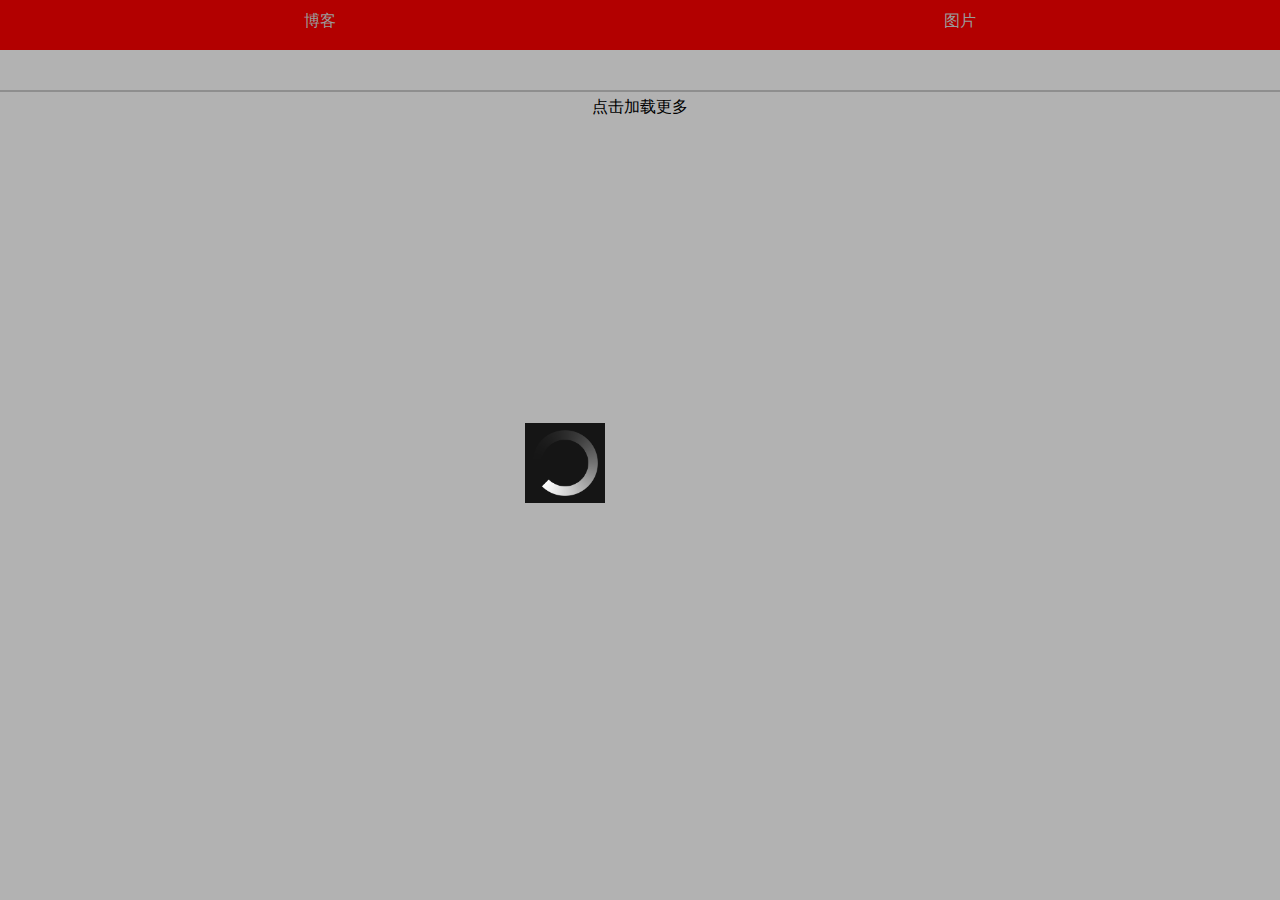
<file: 头条/index.html>
<!doctype html>
<html lang="en">
<head>
    <meta charset="UTF-8">
    <meta name="viewport"
          content="width=device-width, user-scalable=no, initial-scale=1.0, maximum-scale=1.0, minimum-scale=1.0">
    <meta http-equiv="X-UA-Compatible" content="ie=edge">
    <title>头条</title>
    <link rel="stylesheet" href="css/index.css">
    <script src="js/jquery.js"></script>
    <script src="js/iscroll.js"></script>
    <script src="js/rem.js"></script>
    <script src="js/index.js"></script>
</head>
<body>
<div class="zhao">
    <img src="img/loading.gif" alt="">
</div>
<header>
    <!--<input class="lookfor" type="text" placeholder="请输入要搜索的内容">-->
    <div class="boke">博客</div>
    <div class="botu">图片</div>
</header>
<div id="wrapper">
    <div id="scroller">
        <ul>

        </ul>
    </div>
</div>
<div>
    <ul class="content">

    </ul>
    <div class="go">
        点击加载更多
    </div>
</div>

</body>
</html>
<script>
        let myScroll = new IScroll('#wrapper', {
            scrollX: true,
            scrollY: false,
            click:true
        });
</script>
</file>
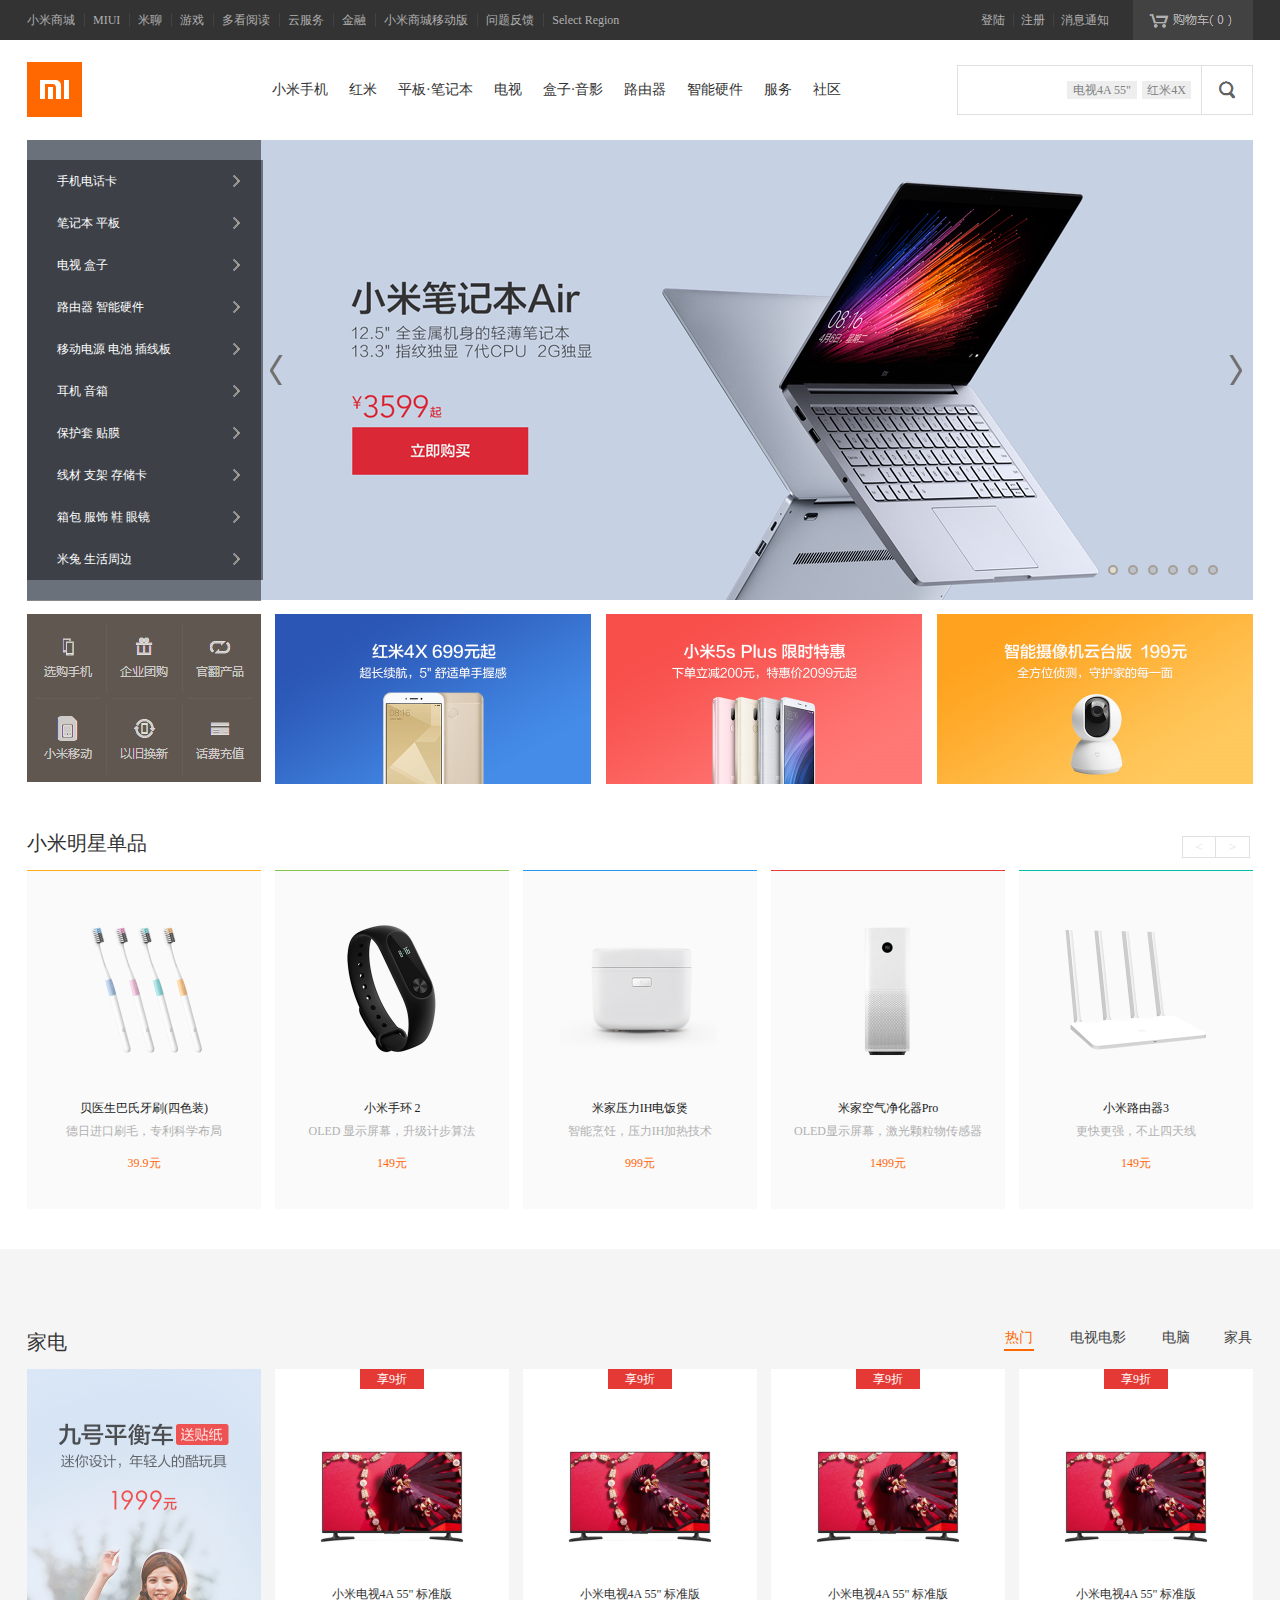
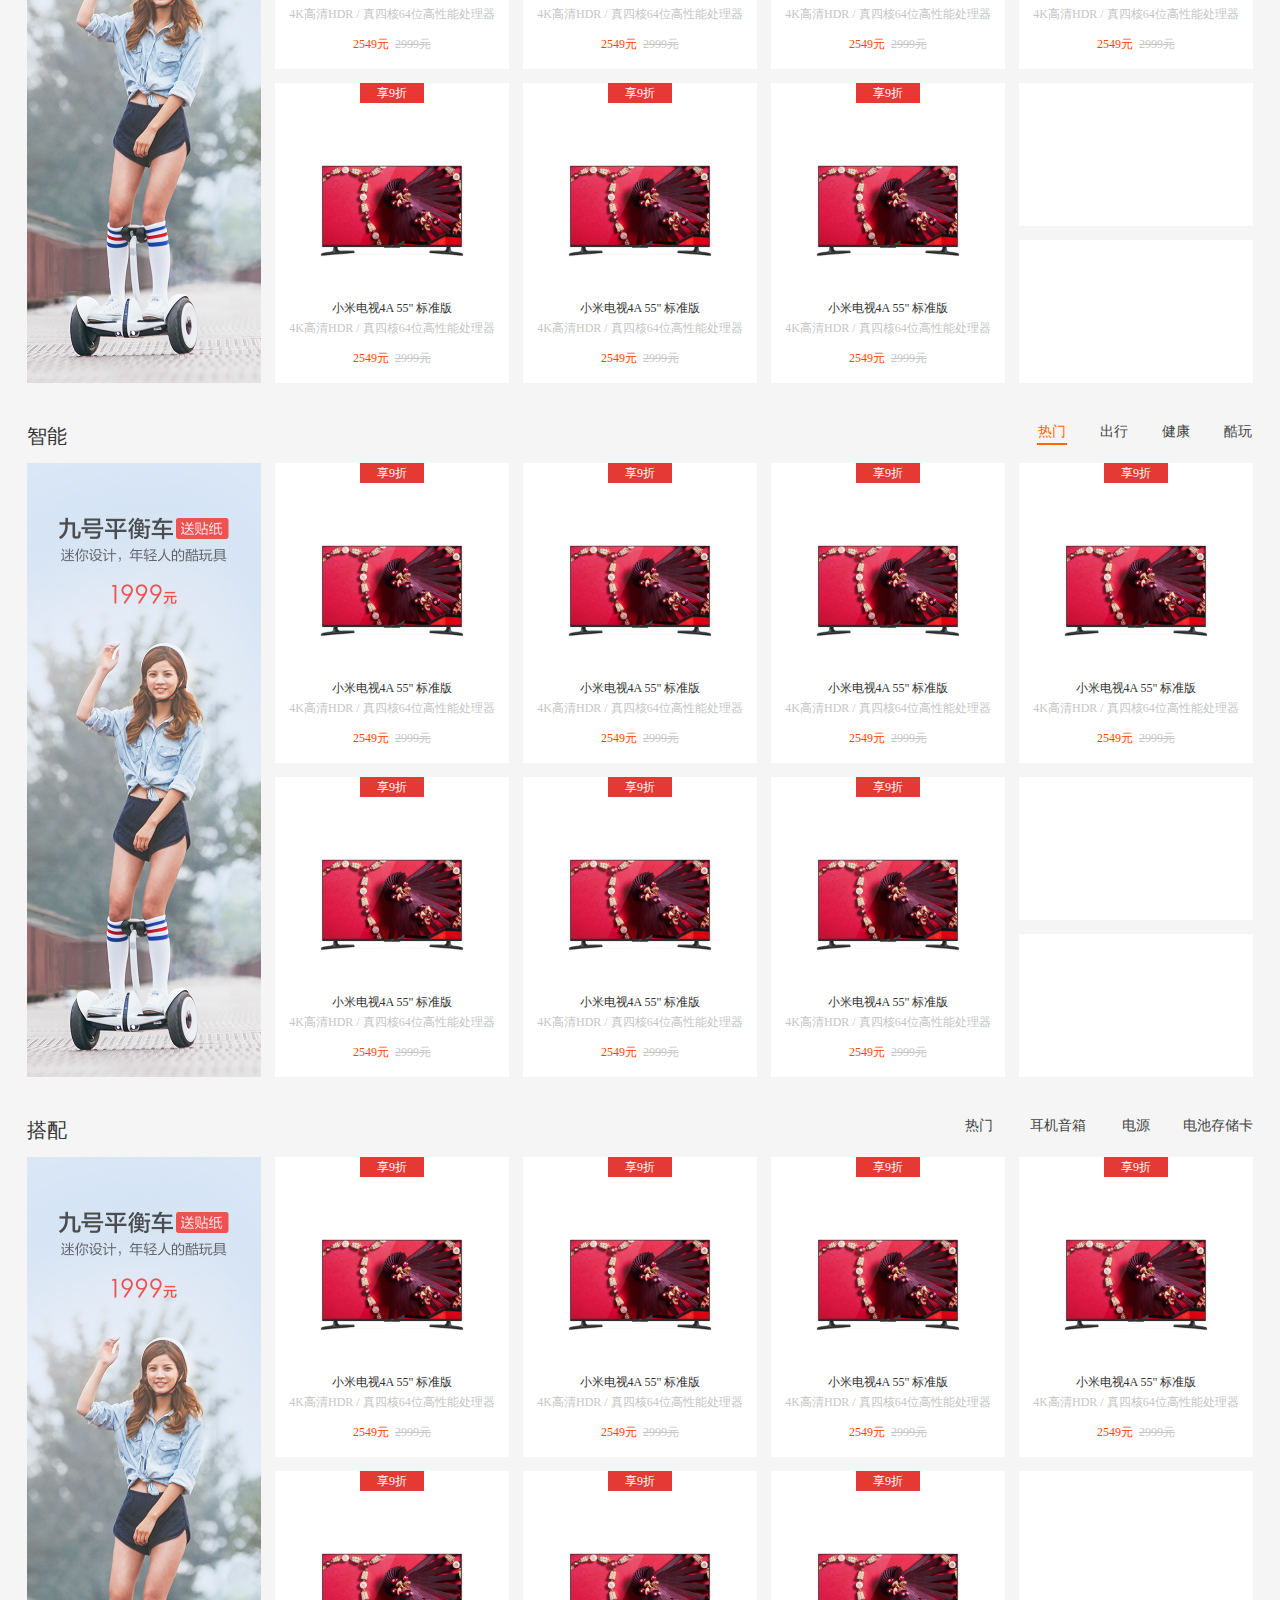
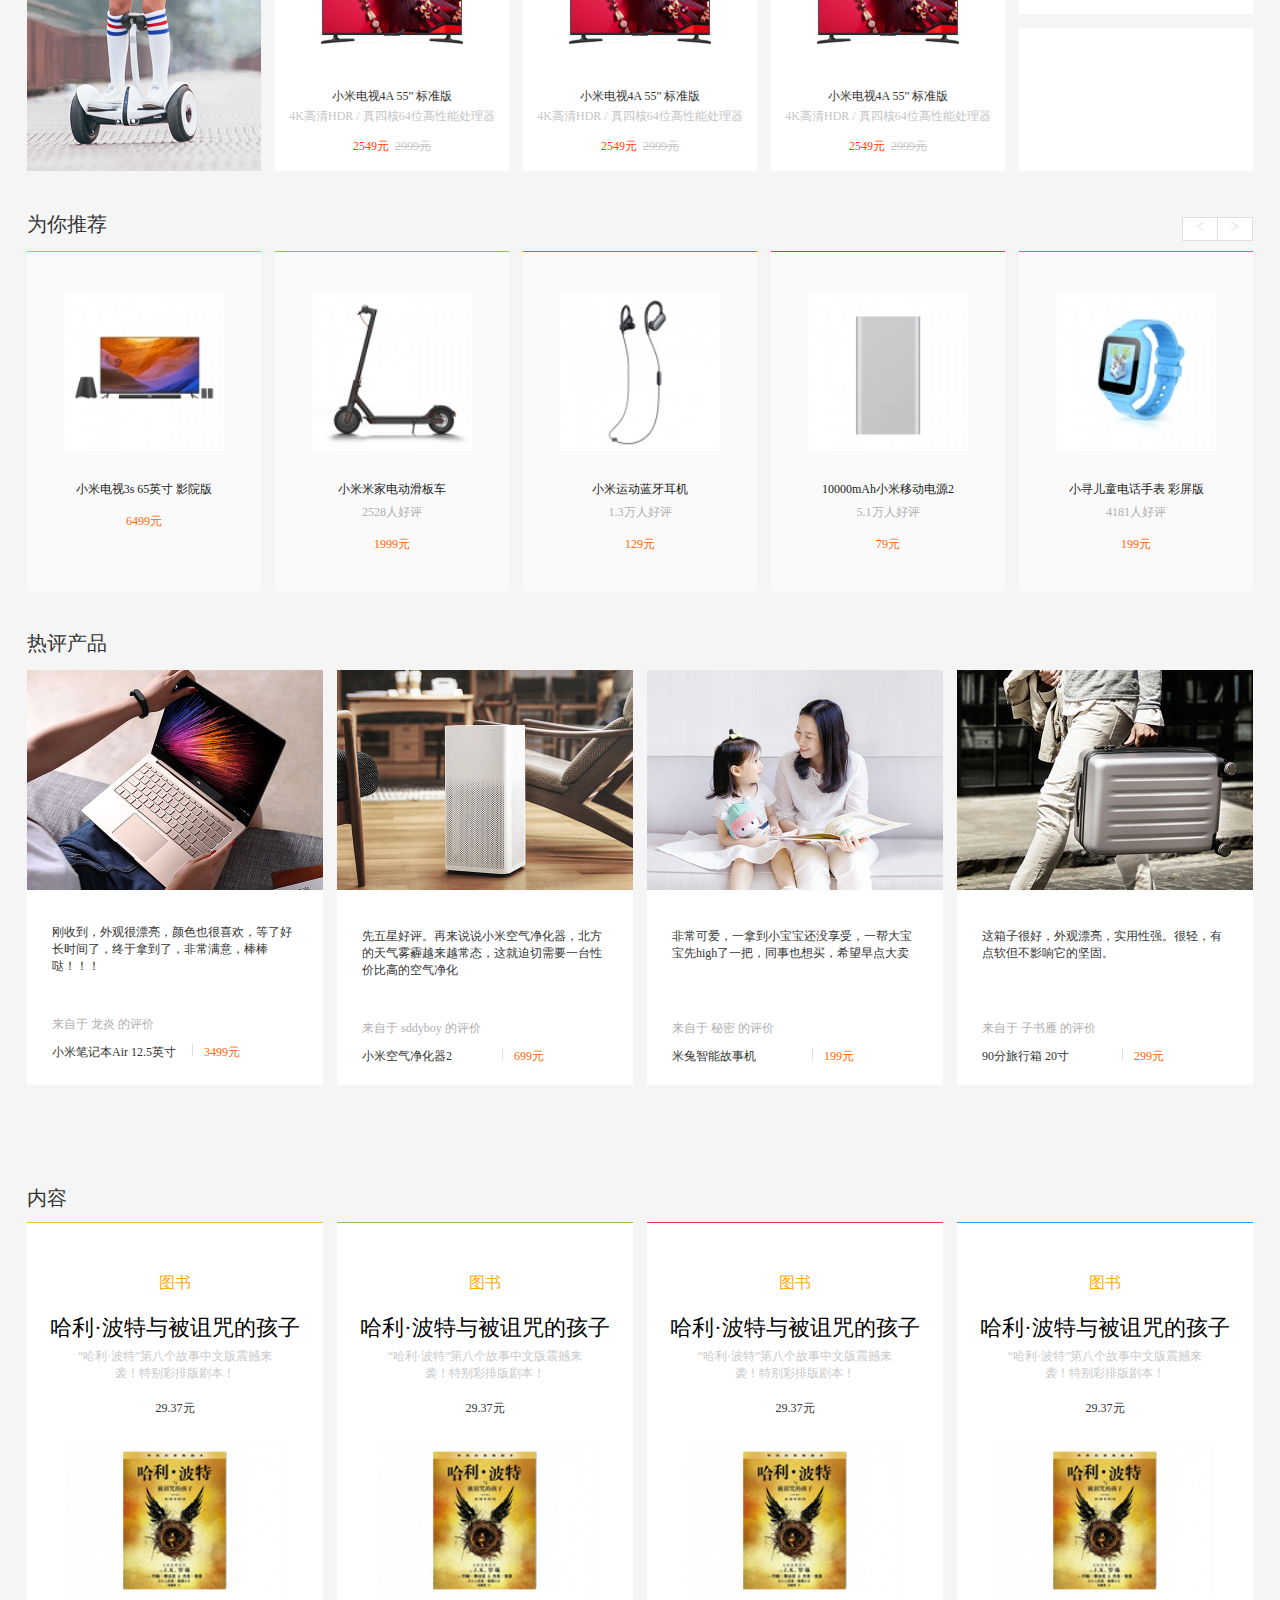
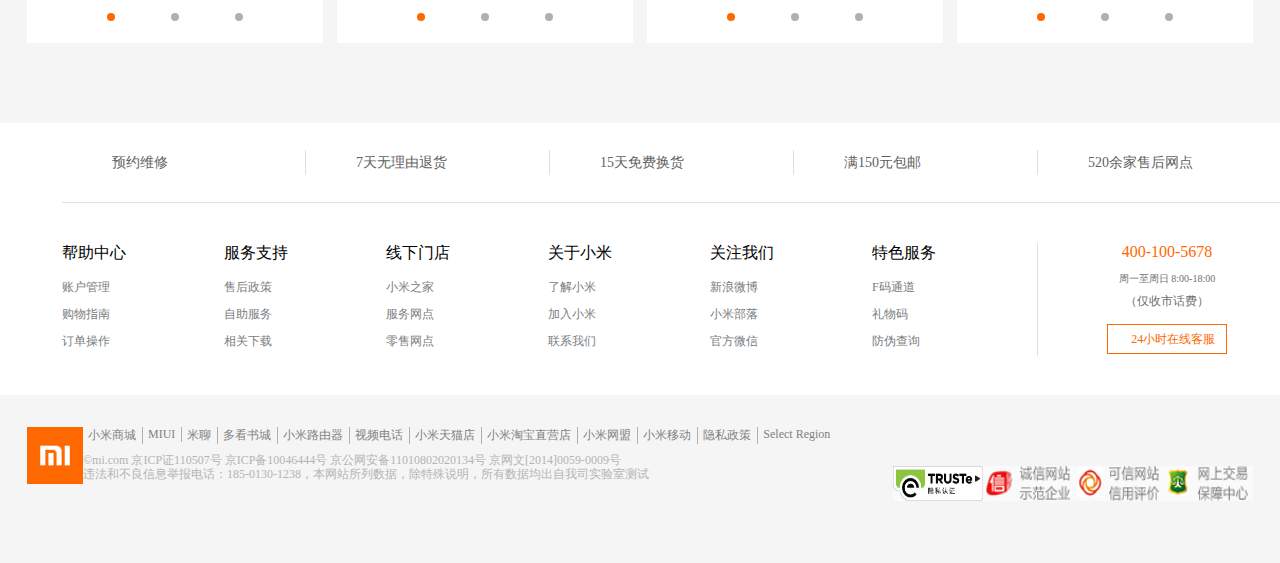
<file: 小米/index.html>
<!DOCTYPE html>
<html lang="en">
<head>
	<meta charset="UTF-8">
	<title>小米</title>
	<link rel="stylesheet" href="css/index.css">
	<link rel="stylesheet" href="iconfont/iconfont.css">
</head>
<body>
<!-- 头部 -->
<header class="toubu-big-box">
	<main class="toubu-zhong-box">
		<ul class="toubu-zuo-box">
			<li>
				<a href="" class="xiaomishangcheng">小米商城</a>
			</li>
			<li>
				<a href="">MIUI</a>
			</li>
			<li>
				<a href="">米聊</a>
			</li>
			<li>
				<a href="">游戏</a>
			</li>
			<li>
				<a href="">多看阅读</a>
			</li>
			<li>
				<a href="">云服务</a>
			</li>
			<li>
				<a href="">金融</a>
			</li>
			<li>
				<a href="">小米商城移动版</a>
			</li>
			<li>
				<a href="">问题反馈</a>
			</li>
			<li>
				<a href="" class="SelectRegion">Select Region </a>
			</li>
		</ul>
		<a href="" class="you-gouwuche">
			<div class="gouwuche-xia">购物车中还没有商品,赶紧选购吧！</div>
		</a>
		<ul class="toubu-denglu">
			<li><a href="" class="xiaoxitongzhi">消息通知</a></li>
			<li><a href="">注册</a></li>
			<li><a href="">登陆</a></li>
		</ul>
	</main>
</header>
<!-- 头部结束 -->
<nav class="daohang-big-box">
	<a href="" class="daohang-logo">
		<img src="img/小米商城_04.png" alt="">
	</a>
	<ul class="daohang-zi">
		<li class="zili">
			<a href="">小米手机</a>
			<ul class="daohang-tab">
				<li>
					<span>新品</span>
					<div class="shubian"></div>
					<img src="img/daohangxiaomishouji-1.png" alt="">
					<span class="Navcom">小米MAX2</span>
					<p>3299起</p>
				</li>
				<li>
					<span>新品</span>
					<div class="shubian"></div>
					<img src="img/daohangxiaomishouji-1.png" alt="">
					<span class="Navcom">小米MAX2</span>
					<p>3299起</p>
				</li>
				<li>
					<span>新品</span>
					<div class="shubian"></div>
					<img src="img/daohangxiaomishouji-1.png" alt="">
					<span class="Navcom">小米MAX2</span>
					<p>3299起</p>
				</li>
				<li>
					<span>新品</span>
					<div class="shubian"></div>
					<img src="img/daohangxiaomishouji-1.png" alt="">
					<span class="Navcom">小米MAX2</span>
					<p>3299起</p>
				</li>
				<li>
					<span>新品</span>
					<div class="shubian"></div>
					<img src="img/daohangxiaomishouji-1.png" alt="">
					<span class="Navcom">小米MAX2</span>
					<p>3299起</p>
				</li>
				<li>
					<span>新品</span>
					<img src="img/daohangxiaomishouji-1.png" alt="">
					<span class="Navcom">小米MAX2</span>
					<p>3299起</p>
				</li>
			</ul>
		</li>
		<li class="zili">
			<a href="">红米</a>
			<ul class="daohang-tab">
				<li>
					<span>新品</span>
					<div class="shubian"></div>
					<img src="img/daohanghongmishouji-1.png" alt="">
					<span class="Navcom">红米5A</span>
					<p>599元</p>
				</li>
				<li>
					<span>新品</span>
					<div class="shubian"></div>
					<img src="img/daohanghongmishouji-1.png" alt="">
					<span class="Navcom">红米5A</span>
					<p>599元</p>
				</li>
				<li>
					<span>新品</span>
					<div class="shubian"></div>
					<img src="img/daohanghongmishouji-1.png" alt="">
					<span class="Navcom">红米5A</span>
					<p>599元</p>
				</li>
				<li>
					<span>新品</span>
					<div class="shubian"></div>
					<img src="img/daohanghongmishouji-1.png" alt="">
					<span class="Navcom">红米5A</span>
					<p>599元</p>
				</li>
				<li>
					<span>新品</span>
					<img src="img/daohanghongmishouji-1.png" alt="">
					<span class="Navcom">红米5A</span>
					<p>599元</p>
				</li>
			</ul>
		</li>
		<li class="zili">
			<a href="">平板·笔记本</a>
			<ul class="daohang-tab">
				<li>
					<div class="shubian"></div>
					<img src="img/daohangxiaomibijiben-1.jpg" alt="">
					<span class="Navcom">小米笔记本Air 12.5"</span>
					<p>3599元</p>
				</li>
				<li>
					<div class="shubian"></div>
					<img src="img/daohangxiaomibijiben-1.jpg" alt="">
					<span class="Navcom">小米笔记本Air 12.5"</span>
					<p>3599元</p>
				</li>
				<li>
					<div class="shubian"></div>
					<img src="img/daohangxiaomibijiben-1.jpg" alt="">
					<span class="Navcom">小米笔记本Air 12.5"</span>
					<p>3599元</p>
				</li>
				<li>
					<img src="img/daohangxiaomibijiben-1.jpg" alt="">
					<span class="Navcom">小米笔记本Air 12.5"</span>
					<p>3599元</p>
				</li>
			</ul>
		</li>
		<li class="zili">
			<a href="">电视</a>
			<ul class="daohang-tab">
				<li>
					<span>新品</span>
					<div class="shubian"></div>
					<img src="img/daohangxiaomidianshi-1.png" alt="">
					<span class="Navcom">小米电视4 55英寸</span>
					<p>3699元</p>
				</li>
				<li>
					<span>新品</span>
					<div class="shubian"></div>
					<img src="img/daohangxiaomidianshi-1.png" alt="">
					<span class="Navcom">小米电视4 55英寸</span>
					<p>3699元</p>
				</li>
				<li>
					<span>新品</span>
					<div class="shubian"></div>
					<img src="img/daohangxiaomidianshi-1.png" alt="">
					<span class="Navcom">小米电视4 55英寸</span>
					<p>3699元</p>
				</li>
				<li>
					<span>新品</span>
					<div class="shubian"></div>
					<img src="img/daohangxiaomidianshi-1.png" alt="">
					<span class="Navcom">小米电视4 55英寸</span>
					<p>3699元</p>
				</li>
				<li>
					<span>新品</span>
					<div class="shubian"></div>
					<img src="img/daohangxiaomidianshi-1.png" alt="">
					<span class="Navcom">小米电视4 55英寸</span>
					<p>3699元</p>
				</li>
				<li>
					<span>新品</span>
					<img src="img/daohangxiaomidianshi-1.png" alt="">
					<span class="Navcom">小米电视4 55英寸</span>
					<p>3699元</p>
				</li>
			</ul>
		</li>
		<li class="zili">
			<a href="">盒子·音影</a>
			<ul class="daohang-tab">
				<li>
					<div class="shubian"></div>
					<img src="img/daohangxiaomihezi-1.png" alt="">
					<span class="Navcom">小米盒子3s</span>
					<p>329元</p>
				</li>
				<li>
					<div class="shubian"></div>
					<img src="img/daohangxiaomihezi-1.png" alt="">
					<span class="Navcom">小米盒子3s</span>
					<p>329元</p>
				</li>
				<li>
					<div class="shubian"></div>
					<img src="img/daohangxiaomihezi-1.png" alt="">
					<span class="Navcom">小米盒子3s</span>
					<p>329元</p>
				</li>
				<li>
					<div class="shubian"></div>
					<img src="img/daohangxiaomihezi-1.png" alt="">
					<span class="Navcom">小米盒子3s</span>
					<p>329元</p>
				</li>
			</ul>
		</li>
		<li class="zili">
			<a href="">路由器</a>
			<ul class="daohang-tab">
				<li>
					<span>新品</span>
					<div class="shubian"></div>
					<img src="img/daohangxiaomiluyouqi-1.jpg" alt="">
					<span class="Navcom">小米路由器 3A</span>
					<p>139元</p>
				</li>
				<li>
					<span>新品</span>
					<div class="shubian"></div>
					<img src="img/daohangxiaomiluyouqi-1.jpg" alt="">
					<span class="Navcom">小米路由器 3A</span>
					<p>139元</p>
				</li>
				<li>
					<span>新品</span>
					<div class="shubian"></div>
					<img src="img/daohangxiaomiluyouqi-1.jpg" alt="">
					<span class="Navcom">小米路由器 3A</span>
					<p>139元</p>
				</li>
				<li>
					<span>新品</span>
					<div class="shubian"></div>
					<img src="img/daohangxiaomiluyouqi-1.jpg" alt="">
					<span class="Navcom">小米路由器 3A</span>
					<p>139元</p>
				</li>
				<li>
					<span>新品</span>
					<div class="shubian"></div>
					<img src="img/daohangxiaomiluyouqi-1.jpg" alt="">
					<span class="Navcom">小米路由器 3A</span>
					<p>139元</p>
				</li>
				<li>
					<span>新品</span>
					<div class="shubian"></div>
					<img src="img/daohangxiaomiluyouqi-1.jpg" alt="">
					<span class="Navcom">小米路由器 3A</span>
					<p>139元</p>
				</li>
			</ul>
		</li>
		<li class="zili">
			<a href="">智能硬件</a>
		</li>
		<li>
			<a href="">服务</a>
		</li>
		<li>
			<a href="">社区</a>
		</li>
	</ul>
	<div class="sousuo-big-box">
		<span class="sousuo-zuo">
			<a href="" class="dianshi4A">电视4A 55"</a>
			<a href="" class="hongmi4">红米4X</a>
		</span>
		<a href="" class="sousuo-you-tu"></a>
	</div>
	
</nav>
<!-- 导航结束 -->
<div class="banner-big-box">
	<ul class="banner-tu">
		<li>
			<a href="">
				<img src="img/xmad_14992333865949_MVNoP.jpg" alt="" style='display: block;'>
				<img src="img/xmad_15023605827425_zEYNa.jpg" alt="">
				<img src="img/xmad_15023606673783_PLxOT.jpg" alt="">
				<img src="img/xmad_15023607359871_QLJbZ.jpg" alt="">
				<img src="img/xmad_1502883655869_pEYXL.jpg" alt="">
				<img src="img/xmad_15023605827425_zEYNa.jpg" alt="">
			</a>
		</li>
	</ul>
	<aside class="cedaohang">
		<ul class="cedaohang1">
			<li>
				<a href="" class="cedaohang2">手机电话卡</a>
				<a href="">
					<img src="img/小米商城.png" alt="">
				</a>
				<div class="TABA">
					<a href="" class="xuanxiangka-box">
						<img src="img/shouji-1.png" alt="">
						<span>小米Note3</span>
						<div class="xuangou">选购</div>
					</a>
					<a href="" class="xuanxiangka-box">
						<img src="img/shouji-1.png" alt="">
						<span>小米Note3</span>
						<div class="xuangou">选购</div>
					</a>
					<a href="" class="xuanxiangka-box">
						<img src="img/shouji-1.png" alt="">
						<span>小米Note3</span>
						<div class="xuangou">选购</div>
					</a>
					<a href="" class="xuanxiangka-box">
						<img src="img/shouji-1.png" alt="">
						<span>小米Note3</span>
						<div class="xuangou">选购</div>
					</a>
					<a href="" class="xuanxiangka-box">
						<img src="img/shouji-1.png" alt="">
						<span>小米Note3</span>
						<div class="xuangou">选购</div>
					</a>
					<a href="" class="xuanxiangka-box">
						<img src="img/shouji-1.png" alt="">
						<span>小米Note3</span>
						<div class="xuangou">选购</div>
					</a>
					<a href="" class="xuanxiangka-box">
						<img src="img/shouji-1.png" alt="">
						<span>小米Note3</span>
						<div class="xuangou">选购</div>
					</a>
					<a href="" class="xuanxiangka-box">
						<img src="img/shouji-1.png" alt="">
						<span>小米Note3</span>
						<div class="xuangou">选购</div>
					</a>
					<a href="" class="xuanxiangka-box">
						<img src="img/shouji-1.png" alt="">
						<span>小米Note3</span>
						<div class="xuangou">选购</div>
					</a>
					<a href="" class="xuanxiangka-box">
						<img src="img/shouji-1.png" alt="">
						<span>小米Note3</span>
						<div class="xuangou">选购</div>
					</a>
					<a href="" class="xuanxiangka-box">
						<img src="img/shouji-1.png" alt="">
						<span>小米Note3</span>
						<div class="xuangou">选购</div>
					</a>
					<a href="" class="xuanxiangka-box">
						<img src="img/shouji-1.png" alt="">
						<span>小米Note3</span>
						<div class="xuangou">选购</div>
					</a>
					<a href="" class="xuanxiangka-box">
						<img src="img/shouji-1.png" alt="">
						<span>小米Note3</span>
						<div class="xuangou">选购</div>
					</a>
					<a href="" class="xuanxiangka-box">
						<img src="img/shouji-1.png" alt="">
						<span>小米Note3</span>
						<div class="xuangou">选购</div>
					</a>
					<a href="" class="xuanxiangka-box">
						<img src="img/shouji-1.png" alt="">
						<span>小米Note3</span>
						<div class="xuangou">选购</div>
					</a>
					<a href="" class="xuanxiangka-box">
						<img src="img/shouji-1.png" alt="">
						<span>小米Note3</span>
						<div class="xuangou">选购</div>
					</a>
					<a href="" class="xuanxiangka-box">
						<img src="img/shouji-1.png" alt="">
						<span>小米Note3</span>
						<div class="xuangou">选购</div>
					</a>
					<a href="" class="xuanxiangka-box">
						<img src="img/shouji-1.png" alt="">
						<span>小米Note3</span>
						<div class="xuangou">选购</div>
					</a>
				</div>
			</li>
			<li>
				<a href="" class="cedaohang2">笔记本 平板</a>
				<a href="">
					<img src="img/小米商城.png" alt="">
				</a>
				<div class="TABA">
					<a href="" class="xuanxiangka-box">
						<img src="img/bijiben-1.jpg" alt="">
						<span>笔记本Air 12.5"</span>
						<div class="xuangou">选购</div>
					</a>
					<a href="" class="xuanxiangka-box">
						<img src="img/bijiben-1.jpg" alt="">
						<span>笔记本Air 12.5"</span>
						<div class="xuangou">选购</div>
					</a>
					<a href="" class="xuanxiangka-box">
						<img src="img/bijiben-1.jpg" alt="">
						<span>笔记本Air 12.5"</span>
						<div class="xuangou">选购</div>
					</a>
					<a href="" class="xuanxiangka-box">
						<img src="img/bijiben-1.jpg" alt="">
						<span>笔记本Air 12.5"</span>
						<div class="xuangou">选购</div>
					</a>
					<a href="" class="xuanxiangka-box">
						<img src="img/bijiben-1.jpg" alt="">
						<span>笔记本Air 12.5"</span>
						<div class="xuangou">选购</div>
					</a>
					<a href="" class="xuanxiangka-box">
						<img src="img/bijiben-1.jpg" alt="">
						<span>笔记本Air 12.5"</span>
						<div class="xuangou">选购</div>
					</a>
					<a href="" class="xuanxiangka-box">
						<img src="img/bijiben-1.jpg" alt="">
						<span>笔记本Air 12.5"</span>
						<div class="xuangou">选购</div>
					</a>
					<a href="" class="xuanxiangka-box">
						<img src="img/bijiben-1.jpg" alt="">
						<span>笔记本Air 12.5"</span>
						<div class="xuangou">选购</div>
					</a>
					<a href="" class="xuanxiangka-box">
						<img src="img/bijiben-1.jpg" alt="">
						<span>笔记本Air 12.5"</span>
						<div class="xuangou">选购</div>
					</a>
					<a href="" class="xuanxiangka-box">
						<img src="img/bijiben-1.jpg" alt="">
						<span>笔记本Air 12.5"</span>
						<div class="xuangou">选购</div>
					</a>
					<a href="" class="xuanxiangka-box">
						<img src="img/bijiben-1.jpg" alt="">
						<span>笔记本Air 12.5"</span>
						<div class="xuangou">选购</div>
					</a>
					<a href="" class="xuanxiangka-box">
						<img src="img/bijiben-1.jpg" alt="">
						<span>笔记本Air 12.5"</span>
						<div class="xuangou">选购</div>
					</a>
					<a href="" class="xuanxiangka-box">
						<img src="img/bijiben-1.jpg" alt="">
						<span>笔记本Air 12.5"</span>
						<div class="xuangou">选购</div>
					</a>
				</div>
			</li>
			<li>
				<a href="" class="cedaohang2">电视 盒子</a>
				<a href="">
					<img src="img/小米商城.png" alt="">
				</a>
				<div class="TABA">
					<a href="" class="xuanxiangka-box">
						<img src="img/dianshi-1.png" alt="">
						<span>小米电视4C 43英寸</span>
						<div class="xuangou">选购</div>
					</a>
					<a href="" class="xuanxiangka-box">
						<img src="img/dianshi-1.png" alt="">
						<span>小米电视4C 43英寸</span>
						<div class="xuangou">选购</div>
					</a>
					<a href="" class="xuanxiangka-box">
						<img src="img/dianshi-1.png" alt="">
						<span>小米电视4C 43英寸</span>
						<div class="xuangou">选购</div>
					</a>
					<a href="" class="xuanxiangka-box">
						<img src="img/dianshi-1.png" alt="">
						<span>小米电视4C 43英寸</span>
						<div class="xuangou">选购</div>
					</a>
					<a href="" class="xuanxiangka-box">
						<img src="img/dianshi-1.png" alt="">
						<span>小米电视4C 43英寸</span>
						<div class="xuangou">选购</div>
					</a>
					<a href="" class="xuanxiangka-box">
						<img src="img/dianshi-1.png" alt="">
						<span>小米电视4C 43英寸</span>
						<div class="xuangou">选购</div>
					</a>
					<a href="" class="xuanxiangka-box">
						<img src="img/dianshi-1.png" alt="">
						<span>小米电视4C 43英寸</span>
						<div class="xuangou">选购</div>
					</a>
					<a href="" class="xuanxiangka-box">
						<img src="img/dianshi-1.png" alt="">
						<span>小米电视4C 43英寸</span>
						<div class="xuangou">选购</div>
					</a>
					<a href="" class="xuanxiangka-box">
						<img src="img/dianshi-1.png" alt="">
						<span>小米电视4C 43英寸</span>
						<div class="xuangou">选购</div>
					</a>
					<a href="" class="xuanxiangka-box">
						<img src="img/dianshi-1.png" alt="">
						<span>小米电视4C 43英寸</span>
						<div class="xuangou">选购</div>
					</a>
					<a href="" class="xuanxiangka-box">
						<img src="img/dianshi-1.png" alt="">
						<span>小米电视4C 43英寸</span>
						<div class="xuangou">选购</div>
					</a>
					<a href="" class="xuanxiangka-box">
						<img src="img/dianshi-1.png" alt="">
						<span>小米电视4C 43英寸</span>
						<div class="xuangou">选购</div>
					</a>
					<a href="" class="xuanxiangka-box">
						<img src="img/dianshi-1.png" alt="">
						<span>小米电视4C 43英寸</span>
						<div class="xuangou">选购</div>
					</a>
					<a href="" class="xuanxiangka-box">
						<img src="img/dianshi-1.png" alt="">
						<span>小米电视4C 43英寸</span>
						<div class="xuangou">选购</div>
					</a>
					<a href="" class="xuanxiangka-box">
						<img src="img/dianshi-1.png" alt="">
						<span>小米电视4C 43英寸</span>
						<div class="xuangou">选购</div>
					</a>
					<a href="" class="xuanxiangka-box">
						<img src="img/dianshi-1.png" alt="">
						<span>小米电视4C 43英寸</span>
						<div class="xuangou">选购</div>
					</a>
					<a href="" class="xuanxiangka-box">
						<img src="img/dianshi-1.png" alt="">
						<span>小米电视4C 43英寸</span>
						<div class="xuangou">选购</div>
					</a>
					<a href="" class="xuanxiangka-box">
						<img src="img/dianshi-1.png" alt="">
						<span>小米电视4C 43英寸</span>
						<div class="xuangou">选购</div>
					</a>
					<a href="" class="xuanxiangka-box">
						<img src="img/dianshi-1.png" alt="">
						<span>小米电视4C 43英寸</span>
						<div class="xuangou">选购</div>
					</a>
				</div>
			</li>
			<li>
				<a href="" class="cedaohang2">路由器 智能硬件</a>
				<a href="">
					<img src="img/小米商城.png" alt="">
				</a>
				<div class="TABA">
					<a href="" class="xuanxiangka-box">
						<img src="img/luyouqi-1.jpg" alt="">
						<span>九号平衡车</span>
						<div class="xuangou">选购</div>
					</a>
					<a href="" class="xuanxiangka-box">
						<img src="img/luyouqi-1.jpg" alt="">
						<span>九号平衡车</span>
						<div class="xuangou">选购</div>
					</a>
					<a href="" class="xuanxiangka-box">
						<img src="img/luyouqi-1.jpg" alt="">
						<span>九号平衡车</span>
						<div class="xuangou">选购</div>
					</a>
					<a href="" class="xuanxiangka-box">
						<img src="img/luyouqi-1.jpg" alt="">
						<span>九号平衡车</span>
						<div class="xuangou">选购</div>
					</a>
					<a href="" class="xuanxiangka-box">
						<img src="img/luyouqi-1.jpg" alt="">
						<span>九号平衡车</span>
						<div class="xuangou">选购</div>
					</a>
					<a href="" class="xuanxiangka-box">
						<img src="img/luyouqi-1.jpg" alt="">
						<span>九号平衡车</span>
						<div class="xuangou">选购</div>
					</a>
					<a href="" class="xuanxiangka-box">
						<img src="img/luyouqi-1.jpg" alt="">
						<span>九号平衡车</span>
						<div class="xuangou">选购</div>
					</a>
					<a href="" class="xuanxiangka-box">
						<img src="img/luyouqi-1.jpg" alt="">
						<span>九号平衡车</span>
						<div class="xuangou">选购</div>
					</a>
					<a href="" class="xuanxiangka-box">
						<img src="img/luyouqi-1.jpg" alt="">
						<span>九号平衡车</span>
						<div class="xuangou">选购</div>
					</a>
					<a href="" class="xuanxiangka-box">
						<img src="img/luyouqi-1.jpg" alt="">
						<span>九号平衡车</span>
						<div class="xuangou">选购</div>
					</a>
					<a href="" class="xuanxiangka-box">
						<img src="img/luyouqi-1.jpg" alt="">
						<span>九号平衡车</span>
						<div class="xuangou">选购</div>
					</a>
					<a href="" class="xuanxiangka-box">
						<img src="img/luyouqi-1.jpg" alt="">
						<span>九号平衡车</span>
						<div class="xuangou">选购</div>
					</a>
					<a href="" class="xuanxiangka-box">
						<img src="img/luyouqi-1.jpg" alt="">
						<span>九号平衡车</span>
						<div class="xuangou">选购</div>
					</a>
					<a href="" class="xuanxiangka-box">
						<img src="img/luyouqi-1.jpg" alt="">
						<span>九号平衡车</span>
						<div class="xuangou">选购</div>
					</a>
					<a href="" class="xuanxiangka-box">
						<img src="img/luyouqi-1.jpg" alt="">
						<span>九号平衡车</span>
						<div class="xuangou">选购</div>
					</a>
					<a href="" class="xuanxiangka-box">
						<img src="img/luyouqi-1.jpg" alt="">
						<span>九号平衡车</span>
						<div class="xuangou">选购</div>
					</a>
					<a href="" class="xuanxiangka-box">
						<img src="img/luyouqi-1.jpg" alt="">
						<span>九号平衡车</span>
						<div class="xuangou">选购</div>
					</a>
					<a href="" class="xuanxiangka-box">
						<img src="img/luyouqi-1.jpg" alt="">
						<span>九号平衡车</span>
						<div class="xuangou">选购</div>
					</a>
					<a href="" class="xuanxiangka-box">
						<img src="img/luyouqi-1.jpg" alt="">
						<span>九号平衡车</span>
						<div class="xuangou">选购</div>
					</a>
					<a href="" class="xuanxiangka-box">
						<img src="img/luyouqi-1.jpg" alt="">
						<span>九号平衡车</span>
						<div class="xuangou">选购</div>
					</a>
					<a href="" class="xuanxiangka-box">
						<img src="img/luyouqi-1.jpg" alt="">
						<span>九号平衡车</span>
						<div class="xuangou">选购</div>
					</a>
					<a href="" class="xuanxiangka-box">
						<img src="img/luyouqi-1.jpg" alt="">
						<span>九号平衡车</span>
						<div class="xuangou">选购</div>
					</a>
					<a href="" class="xuanxiangka-box">
						<img src="img/luyouqi-1.jpg" alt="">
						<span>九号平衡车</span>
						<div class="xuangou">选购</div>
					</a>
					<a href="" class="xuanxiangka-box">
						<img src="img/luyouqi-1.jpg" alt="">
						<span>九号平衡车</span>
						<div class="xuangou">选购</div>
					</a>
				</div>
			</li>
			<li>
				<a href="" class="cedaohang2">移动电源 电池 插线板</a>
				<a href="">
					<img src="img/小米商城.png" alt="">
				</a>
				<div class="TABA">
					<a href="" class="xuanxiangka-box">
						<img src="img/yidongdianyuan-1.jpg" alt="">
						<span>小米移动电源</span>
						<div class="xuangou">选购</div>
					</a>
					<a href="" class="xuanxiangka-box">
						<img src="img/yidongdianyuan-1.jpg" alt="">
						<span>小米移动电源</span>
						<div class="xuangou">选购</div>
					</a>
					<a href="" class="xuanxiangka-box">
						<img src="img/yidongdianyuan-1.jpg" alt="">
						<span>小米移动电源</span>
						<div class="xuangou">选购</div>
					</a>
					<a href="" class="xuanxiangka-box">
						<img src="img/yidongdianyuan-1.jpg" alt="">
						<span>小米移动电源</span>
						<div class="xuangou">选购</div>
					</a>
					<a href="" class="xuanxiangka-box">
						<img src="img/yidongdianyuan-1.jpg" alt="">
						<span>小米移动电源</span>
						<div class="xuangou">选购</div>
					</a>
					<a href="" class="xuanxiangka-box">
						<img src="img/yidongdianyuan-1.jpg" alt="">
						<span>小米移动电源</span>
						<div class="xuangou">选购</div>
					</a>
					<a href="" class="xuanxiangka-box">
						<img src="img/yidongdianyuan-1.jpg" alt="">
						<span>小米移动电源</span>
						<div class="xuangou">选购</div>
					</a>
				</div>
			</li>
			<li>
				<a href="" class="cedaohang2">耳机 音箱</a>
				<a href="">
					<img src="img/小米商城.png" alt="">
				</a>
				<div class="TABA">
					<a href="" class="xuanxiangka-box">
						<img src="img/erji-1.jpg" alt="">
						<span>小米头戴式耳机</span>
						<div class="xuangou">选购</div>
					</a>
					<a href="" class="xuanxiangka-box">
						<img src="img/erji-1.jpg" alt="">
						<span>小米头戴式耳机</span>
						<div class="xuangou">选购</div>
					</a>
					<a href="" class="xuanxiangka-box">
						<img src="img/erji-1.jpg" alt="">
						<span>小米头戴式耳机</span>
						<div class="xuangou">选购</div>
					</a>
					<a href="" class="xuanxiangka-box">
						<img src="img/erji-1.jpg" alt="">
						<span>小米头戴式耳机</span>
						<div class="xuangou">选购</div>
					</a>
					<a href="" class="xuanxiangka-box">
						<img src="img/erji-1.jpg" alt="">
						<span>小米头戴式耳机</span>
						<div class="xuangou">选购</div>
					</a>
					<a href="" class="xuanxiangka-box">
						<img src="img/erji-1.jpg" alt="">
						<span>小米头戴式耳机</span>
						<div class="xuangou">选购</div>
					</a>
					<a href="" class="xuanxiangka-box">
						<img src="img/erji-1.jpg" alt="">
						<span>小米头戴式耳机</span>
						<div class="xuangou">选购</div>
					</a>
					<a href="" class="xuanxiangka-box">
						<img src="img/erji-1.jpg" alt="">
						<span>小米头戴式耳机</span>
						<div class="xuangou">选购</div>
					</a>
					<a href="" class="xuanxiangka-box">
						<img src="img/erji-1.jpg" alt="">
						<span>小米头戴式耳机</span>
						<div class="xuangou">选购</div>
					</a>
					<a href="" class="xuanxiangka-box">
						<img src="img/erji-1.jpg" alt="">
						<span>小米头戴式耳机</span>
						<div class="xuangou">选购</div>
					</a>
					<a href="" class="xuanxiangka-box">
						<img src="img/erji-1.jpg" alt="">
						<span>小米头戴式耳机</span>
						<div class="xuangou">选购</div>
					</a>
					<a href="" class="xuanxiangka-box">
						<img src="img/erji-1.jpg" alt="">
						<span>小米头戴式耳机</span>
						<div class="xuangou">选购</div>
					</a>
					<a href="" class="xuanxiangka-box">
						<img src="img/erji-1.jpg" alt="">
						<span>小米头戴式耳机</span>
						<div class="xuangou">选购</div>
					</a>
					<a href="" class="xuanxiangka-box">
						<img src="img/erji-1.jpg" alt="">
						<span>小米头戴式耳机</span>
						<div class="xuangou">选购</div>
					</a>
					<a href="" class="xuanxiangka-box">
						<img src="img/erji-1.jpg" alt="">
						<span>小米头戴式耳机</span>
						<div class="xuangou">选购</div>
					</a>
					<a href="" class="xuanxiangka-box">
						<img src="img/erji-1.jpg" alt="">
						<span>小米头戴式耳机</span>
						<div class="xuangou">选购</div>
					</a>
					<a href="" class="xuanxiangka-box">
						<img src="img/erji-1.jpg" alt="">
						<span>小米头戴式耳机</span>
						<div class="xuangou">选购</div>
					</a>
					<a href="" class="xuanxiangka-box">
						<img src="img/erji-1.jpg" alt="">
						<span>小米头戴式耳机</span>
						<div class="xuangou">选购</div>
					</a>
					<a href="" class="xuanxiangka-box">
						<img src="img/erji-1.jpg" alt="">
						<span>小米头戴式耳机</span>
						<div class="xuangou">选购</div>
					</a>
					<a href="" class="xuanxiangka-box">
						<img src="img/erji-1.jpg" alt="">
						<span>小米头戴式耳机</span>
						<div class="xuangou">选购</div>
					</a>
					<a href="" class="xuanxiangka-box">
						<img src="img/erji-1.jpg" alt="">
						<span>小米头戴式耳机</span>
						<div class="xuangou">选购</div>
					</a>
				</div>
			</li>
			<li>
				<a href="" class="cedaohang2">保护套 贴膜</a>
				<a href="">
					<img src="img/小米商城.png" alt="">
				</a>
				<div class="TABA">
					<a href="" class="xuanxiangka-box">
						<img src="img/tiemobaohutao-1.jpg" alt="">
						<span>贴膜</span>
						<div class="xuangou">选购</div>
					</a>
					<a href="" class="xuanxiangka-box">
						<img src="img/tiemobaohutao-1.jpg" alt="">
						<span>贴膜</span>
						<div class="xuangou">选购</div>
					</a>
				</div>
			</li>
			<li>
				<a href="" class="cedaohang2">线材 支架 存储卡</a>
				<a href="">
					<img src="img/小米商城.png" alt="">
				</a>
				<div class="TABA">
					<a href="" class="xuanxiangka-box">
						<img src="img/xiancaixiancai-1.jpg" alt="">
						<span>线材</span>
						<div class="xuangou">选购</div>
					</a>
					<a href="" class="xuanxiangka-box">
						<img src="img/xiancaixiancai-1.jpg" alt="">
						<span>线材</span>
						<div class="xuangou">选购</div>
					</a>
					<a href="" class="xuanxiangka-box">
						<img src="img/xiancaixiancai-1.jpg" alt="">
						<span>线材</span>
						<div class="xuangou">选购</div>
					</a>
					<a href="" class="xuanxiangka-box">
						<img src="img/xiancaixiancai-1.jpg" alt="">
						<span>线材</span>
						<div class="xuangou">选购</div>
					</a>
				</div>
			</li>
			<li>
				<a href="" class="cedaohang2">箱包 服饰 鞋 眼镜</a>
				<a href="">
					<img src="img/小米商城.png" alt="">
				</a>
				<div class="TABA">
					<a href="" class="xuanxiangka-box">
						<img src="img/xiangbao-1.jpg" alt="">
						<span>箱包</span>
						<div class="xuangou">选购</div>
					</a>
					<a href="" class="xuanxiangka-box">
						<img src="img/xiangbao-1.jpg" alt="">
						<span>箱包</span>
						<div class="xuangou">选购</div>
					</a>
					<a href="" class="xuanxiangka-box">
						<img src="img/xiangbao-1.jpg" alt="">
						<span>箱包</span>
						<div class="xuangou">选购</div>
					</a>
					<a href="" class="xuanxiangka-box">
						<img src="img/xiangbao-1.jpg" alt="">
						<span>箱包</span>
						<div class="xuangou">选购</div>
					</a>
					<a href="" class="xuanxiangka-box">
						<img src="img/xiangbao-1.jpg" alt="">
						<span>箱包</span>
						<div class="xuangou">选购</div>
					</a>
				</div>
			</li>
			<li>
				<a href="" class="cedaohang2">米兔 生活周边</a>
				<a href="">
					<img src="img/小米商城.png" alt="">
				</a>
				<div class="TABA">
					<a href="" class="xuanxiangka-box">
						<img src="img/mitu-1.jpg" alt="">
						<span>米兔玩偶</span>
						<div class="xuangou">选购</div>
					</a>
				</div>
			</li>
		</ul>
	</aside>
	<a href="javascript:;" class="banner-zuo-jiantou"></a>
	<a href="javascript:;" class="banner-you-jiantou"></a>
	<ul class="banner-diandian">
		<li style="background: #E4DBD0;"></li>
		<li></li>
		<li></li>
		<li></li>
		<li></li>
		<li id="diandian1"></li>
	</ul>
</div>
<!-- banner结束 -->
<section class="huodong-big-box">
	<ul class="huodong-xiao-box">
		<li>
			<div class="huodong-xiao-box-zuo">
				<a href="" class="huodong-xiao-bao-nei">
					<img src="img/buodongxiaotu_03.png" alt="">
				</a>
				<a href="" class="huodong-xiao-bao-nei">
					<img src="img/buodongxiaotu_04.png" alt="">
				</a>
				<a href="" class="huodong-xiao-bao-nei">
					<img src="img/buodongxiaotu_05.png" alt="">
				</a>
				<a href="" class="huodong-xiao-bao-nei">
					<img src="img/buodongxiaotu_17.png" alt="">
				</a>
				<a href="" class="huodong-xiao-bao-nei">
					<img src="img/buodongxiaotu_18.png" alt="">
				</a>
				<a href="" class="huodong-xiao-bao-nei">
					<img src="img/buodongxiaotu_19.png" alt="">
				</a>
			</div>
		</li>
		<li>
			<a href="">
				<img src="img/damishangcheng_03.png" alt="">
			</a>
		</li>
		<li>
			<a href="">
				<img src="img/damishangcheng_05.png" alt="">
			</a>
		</li>
		<li>
			<a href="" id="huodong-xiao-box-you">
				<img src="img/damishangcheng_07.png" alt="">
			</a>
		</li>
	</ul>
</section>
<!-- 明星单品 -->
<section class="mingxingdanping-big-box">
	<span class="danping">小米明星单品</span>
	<div class="danping-you-jiantou-box">
		<button class="danping-zuo-jiantou">&lt;</button>
		<button class="danping-you-jiantou">&gt;</button>
	</div>
</section>
<!-- 单品图 -->
<div class="danpintu-big-big-box">
	<div class="danpintu-big-box">
		<div class="danpintu-box">
			<a href="">
				<img src="img/xmad_15023585612783_DIKjh.png" alt="">
			</a>
			<a href="" class="danping-mingcheng">贝医生巴氏牙刷(四色装)</a>
			<span>德日进口刷毛，专利科学布局</span>
			<span class="danping-jiage">39.9元</span>
		</div>
		<div class="danpintu-box1">
			<a href="">
				<img src="img/6ef55907-bbed-49be-a2bb-be0821b5f7b8.png" alt="">
			</a>
			<a href="" class="danping-mingcheng">小米手环 2</a>
			<span>OLED 显示屏幕，升级计步算法</span>
			<span class="danping-jiage">149元</span>
		</div>
		<div class="danpintu-box2">
			<a href="">
				<img src="img/T1ZYC_BjWv1RXrhCrK.jpg" alt="">
			</a>
			<a href="" class="danping-mingcheng">米家压力IH电饭煲</a>
			<span>智能烹饪，压力IH加热技术</span>
			<span class="danping-jiage">999元</span>
		</div>
		<div class="danpintu-box3">
			<a href="">
				<img src="img/xmad_14972549116226_tZpod.png" alt="">
			</a>
			<a href="" class="danping-mingcheng">米家空气净化器Pro</a>
			<span>OLED显示屏幕，激光颗粒物传感器</span>
			<span class="danping-jiage">1499元</span>
		</div>
		<div class="danpintu-box4">
			<a href="">
				<img src="img/de35852a-1be5-4ef5-846f-dcdd2efcfea6.png" alt="">
			</a>
			<a href="" class="danping-mingcheng">小米路由器3</a>
			<span>更快更强，不止四天线</span>
			<span class="danping-jiage">149元</span>
		</div>
		<div class="danpintu-box">
			<a href="">
				<img src="img/xmad_15023585612783_DIKjh.png" alt="">
			</a>
			<a href="" class="danping-mingcheng">贝医生巴氏牙刷(四色装)</a>
			<span>德日进口刷毛，专利科学布局</span>
			<span class="danping-jiage">39.9元</span>
		</div>
		<div class="danpintu-box1">
			<a href="">
				<img src="img/6ef55907-bbed-49be-a2bb-be0821b5f7b8.png" alt="">
			</a>
			<a href="" class="danping-mingcheng">小米手环 2</a>
			<span>OLED 显示屏幕，升级计步算法</span>
			<span class="danping-jiage">149元</span>
		</div>
		<div class="danpintu-box2">
			<a href="">
				<img src="img/T1ZYC_BjWv1RXrhCrK.jpg" alt="">
			</a>
			<a href="" class="danping-mingcheng">米家压力IH电饭煲</a>
			<span>智能烹饪，压力IH加热技术</span>
			<span class="danping-jiage">999元</span>
		</div>
		<div class="danpintu-box3">
			<a href="">
				<img src="img/xmad_14972549116226_tZpod.png" alt="">
			</a>
			<a href="" class="danping-mingcheng">米家空气净化器Pro</a>
			<span>OLED显示屏幕，激光颗粒物传感器</span>
			<span class="danping-jiage">1499元</span>
		</div>
		<div class="danpintu-box4">
			<a href="">
				<img src="img/de35852a-1be5-4ef5-846f-dcdd2efcfea6.png" alt="">
			</a>
			<a href="" class="danping-mingcheng">小米路由器3</a>
			<span>更快更强，不止四天线</span>
			<span class="danping-jiage">149元</span>
		</div>
	</div>
</div>
<!-- 背景开始 -->
<div class="beijing-big-box">
<!-- 家电 -->
	<div class="jiadian-biaoti-big-box">
		<span class="biaoti-jiadian">家电</span>
		<a href="javascript:;" class="jiadian-biaoti-you" >家具</a>
		<a href="javascript:;" class="jiadian-biaoti-you1">电脑</a>
		<a href="javascript:;" class="jiadian-biaoti-you2">电视电影</a>
		<a href="javascript:;" class="jiadian-biaoti-you3" style='color:#ff6700;border-bottom: 2px solid #ff6700'>热门</a>
	</div>
	<!-- 家电图片 -->
	<div class="jiadian-tupian-big-box">
		<div class="jiadian-tu-box">
			<a href="" class="jiadian-zuo-box">
				<img src="img/xmad_15028908537765_HTcAy.jpg" alt="">
			</a>
			<div class="jiadian-you-box">
				<a href="">
					<span class="jiadian-zhekou">享9折</span>
					<img src="img/pms_1490778355.67093197!220x220.png" alt="">
					<span class="jiadian-ming">小米电视4A 55" 标准版</span>
					<span class="jiadian-jieshao">4K高清HDR / 真四核64位高性能处理器</span>
					<div class="jiadian-jiage">
						<span class="jiadian-jiage-1">2549元</span>
						<span class="jiadian-jiage-2">2999元</span>
					</div>
				</a>
				<a href="">
					<span class="jiadian-zhekou">享9折</span>
					<img src="img/pms_1490778355.67093197!220x220.png" alt="">
					<span class="jiadian-ming">小米电视4A 55" 标准版</span>
					<span class="jiadian-jieshao">4K高清HDR / 真四核64位高性能处理器</span>
					<div class="jiadian-jiage">
						<span class="jiadian-jiage-1">2549元</span>
						<span class="jiadian-jiage-2">2999元</span>
					</div>
				</a>
				<a href="">
					<span class="jiadian-zhekou">享9折</span>
					<img src="img/pms_1490778355.67093197!220x220.png" alt="">
					<span class="jiadian-ming">小米电视4A 55" 标准版</span>
					<span class="jiadian-jieshao">4K高清HDR / 真四核64位高性能处理器</span>
					<div class="jiadian-jiage">
						<span class="jiadian-jiage-1">2549元</span>
						<span class="jiadian-jiage-2">2999元</span>
					</div>
				</a>
				<a href="">
					<span class="jiadian-zhekou">享9折</span>
					<img src="img/pms_1490778355.67093197!220x220.png" alt="">
					<span class="jiadian-ming">小米电视4A 55" 标准版</span>
					<span class="jiadian-jieshao">4K高清HDR / 真四核64位高性能处理器</span>
					<div class="jiadian-jiage">
						<span class="jiadian-jiage-1">2549元</span>
						<span class="jiadian-jiage-2">2999元</span>
					</div>
				</a>
				<a href="">
					<span class="jiadian-zhekou">享9折</span>
					<img src="img/pms_1490778355.67093197!220x220.png" alt="">
					<span class="jiadian-ming">小米电视4A 55" 标准版</span>
					<span class="jiadian-jieshao">4K高清HDR / 真四核64位高性能处理器</span>
					<div class="jiadian-jiage">
						<span class="jiadian-jiage-1">2549元</span>
						<span class="jiadian-jiage-2">2999元</span>
					</div>
				</a>
				<a href="">
					<span class="jiadian-zhekou">享9折</span>
					<img src="img/pms_1490778355.67093197!220x220.png" alt="">
					<span class="jiadian-ming">小米电视4A 55" 标准版</span>
					<span class="jiadian-jieshao">4K高清HDR / 真四核64位高性能处理器</span>
					<div class="jiadian-jiage">
						<span class="jiadian-jiage-1">2549元</span>
						<span class="jiadian-jiage-2">2999元</span>
					</div>
				</a>
				<a href="">
					<span class="jiadian-zhekou">享9折</span>
					<img src="img/pms_1490778355.67093197!220x220.png" alt="">
					<span class="jiadian-ming">小米电视4A 55" 标准版</span>
					<span class="jiadian-jieshao">4K高清HDR / 真四核64位高性能处理器</span>
					<div class="jiadian-jiage">
						<span class="jiadian-jiage-1">2549元</span>
						<span class="jiadian-jiage-2">2999元</span>
					</div>
				</a>
				<div class="jiadian-youxia">
					<a href=""></a>
					<a href=""></a>
				</div>
			</div>
			<div class="jiadian-you-box">
				<a href="">
					<span class="jiadian-zhekou">享9折</span>
					<img src="img/pms_1490077569.08131612!220x220.png" alt="">
					<span class="jiadian-ming">小米电视4A 55" 标准版</span>
					<span class="jiadian-jieshao">4K高清HDR / 真四核64位高性能处理器</span>
					<div class="jiadian-jiage">
						<span class="jiadian-jiage-1">2549元</span>
						<span class="jiadian-jiage-2">2999元</span>
					</div>
				</a>
				<a href="">
					<span class="jiadian-zhekou">享9折</span>
					<img src="img/pms_1490077569.08131612!220x220.png" alt="">
					<span class="jiadian-ming">小米电视4A 55" 标准版</span>
					<span class="jiadian-jieshao">4K高清HDR / 真四核64位高性能处理器</span>
					<div class="jiadian-jiage">
						<span class="jiadian-jiage-1">2549元</span>
						<span class="jiadian-jiage-2">2999元</span>
					</div>
				</a>
				<a href="">
					<span class="jiadian-zhekou">享9折</span>
					<img src="img/pms_1490077569.08131612!220x220.png" alt="">
					<span class="jiadian-ming">小米电视4A 55" 标准版</span>
					<span class="jiadian-jieshao">4K高清HDR / 真四核64位高性能处理器</span>
					<div class="jiadian-jiage">
						<span class="jiadian-jiage-1">2549元</span>
						<span class="jiadian-jiage-2">2999元</span>
					</div>
				</a>
				<a href="">
					<span class="jiadian-zhekou">享9折</span>
					<img src="img/pms_1490077569.08131612!220x220.png" alt="">
					<span class="jiadian-ming">小米电视4A 55" 标准版</span>
					<span class="jiadian-jieshao">4K高清HDR / 真四核64位高性能处理器</span>
					<div class="jiadian-jiage">
						<span class="jiadian-jiage-1">2549元</span>
						<span class="jiadian-jiage-2">2999元</span>
					</div>
				</a>
				<a href="">
					<span class="jiadian-zhekou">享9折</span>
					<img src="img/pms_1490077569.08131612!220x220.png" alt="">
					<span class="jiadian-ming">小米电视4A 55" 标准版</span>
					<span class="jiadian-jieshao">4K高清HDR / 真四核64位高性能处理器</span>
					<div class="jiadian-jiage">
						<span class="jiadian-jiage-1">2549元</span>
						<span class="jiadian-jiage-2">2999元</span>
					</div>
				</a>
				<a href="">
					<span class="jiadian-zhekou">享9折</span>
					<img src="img/pms_1490077569.08131612!220x220.png" alt="">
					<span class="jiadian-ming">小米电视4A 55" 标准版</span>
					<span class="jiadian-jieshao">4K高清HDR / 真四核64位高性能处理器</span>
					<div class="jiadian-jiage">
						<span class="jiadian-jiage-1">2549元</span>
						<span class="jiadian-jiage-2">2999元</span>
					</div>
				</a>
				<a href="">
					<span class="jiadian-zhekou">享9折</span>
					<img src="img/pms_1490077569.08131612!220x220.png" alt="">
					<span class="jiadian-ming">小米电视4A 55" 标准版</span>
					<span class="jiadian-jieshao">4K高清HDR / 真四核64位高性能处理器</span>
					<div class="jiadian-jiage">
						<span class="jiadian-jiage-1">2549元</span>
						<span class="jiadian-jiage-2">2999元</span>
					</div>
				</a>
				<div class="jiadian-youxia">
					<a href=""></a>
					<a href=""></a>
				</div>
			</div>
			<div class="jiadian-you-box">
				<a href="">
					<span class="jiadian-zhekou">享9折</span>
					<img src="img/pms_1490077058.71391368!220x220.png" alt="">
					<span class="jiadian-ming">小米电视4A 55" 标准版</span>
					<span class="jiadian-jieshao">4K高清HDR / 真四核64位高性能处理器</span>
					<div class="jiadian-jiage">
						<span class="jiadian-jiage-1">2549元</span>
						<span class="jiadian-jiage-2">2999元</span>
					</div>
				</a>
				<a href="">
					<span class="jiadian-zhekou">享9折</span>
					<img src="img/pms_1490077058.71391368!220x220.png" alt="">
					<span class="jiadian-ming">小米电视4A 55" 标准版</span>
					<span class="jiadian-jieshao">4K高清HDR / 真四核64位高性能处理器</span>
					<div class="jiadian-jiage">
						<span class="jiadian-jiage-1">2549元</span>
						<span class="jiadian-jiage-2">2999元</span>
					</div>
				</a>
				<a href="">
					<span class="jiadian-zhekou">享9折</span>
					<img src="img/pms_1490077058.71391368!220x220.png" alt="">
					<span class="jiadian-ming">小米电视4A 55" 标准版</span>
					<span class="jiadian-jieshao">4K高清HDR / 真四核64位高性能处理器</span>
					<div class="jiadian-jiage">
						<span class="jiadian-jiage-1">2549元</span>
						<span class="jiadian-jiage-2">2999元</span>
					</div>
				</a>
				<a href="">
					<span class="jiadian-zhekou">享9折</span>
					<img src="img/pms_1490077058.71391368!220x220.png" alt="">
					<span class="jiadian-ming">小米电视4A 55" 标准版</span>
					<span class="jiadian-jieshao">4K高清HDR / 真四核64位高性能处理器</span>
					<div class="jiadian-jiage">
						<span class="jiadian-jiage-1">2549元</span>
						<span class="jiadian-jiage-2">2999元</span>
					</div>
				</a>
				<a href="">
					<span class="jiadian-zhekou">享9折</span>
					<img src="img/pms_1490077058.71391368!220x220.png" alt="">
					<span class="jiadian-ming">小米电视4A 55" 标准版</span>
					<span class="jiadian-jieshao">4K高清HDR / 真四核64位高性能处理器</span>
					<div class="jiadian-jiage">
						<span class="jiadian-jiage-1">2549元</span>
						<span class="jiadian-jiage-2">2999元</span>
					</div>
				</a>
				<a href="">
					<span class="jiadian-zhekou">享9折</span>
					<img src="img/pms_1490077058.71391368!220x220.png" alt="">
					<span class="jiadian-ming">小米电视4A 55" 标准版</span>
					<span class="jiadian-jieshao">4K高清HDR / 真四核64位高性能处理器</span>
					<div class="jiadian-jiage">
						<span class="jiadian-jiage-1">2549元</span>
						<span class="jiadian-jiage-2">2999元</span>
					</div>
				</a>
				<a href="">
					<span class="jiadian-zhekou">享9折</span>
					<img src="img/pms_1490077058.71391368!220x220.png" alt="">
					<span class="jiadian-ming">小米电视4A 55" 标准版</span>
					<span class="jiadian-jieshao">4K高清HDR / 真四核64位高性能处理器</span>
					<div class="jiadian-jiage">
						<span class="jiadian-jiage-1">2549元</span>
						<span class="jiadian-jiage-2">2999元</span>
					</div>
				</a>
				<div class="jiadian-youxia">
					<a href=""></a>
					<a href=""></a>
				</div>
			</div>
			<div class="jiadian-you-box">
				<a href="">
					<span class="jiadian-zhekou">享9折</span>
					<img src="img/pms_1490778061.59475600!220x220.png" alt="">
					<span class="jiadian-ming">小米电视4A 55" 标准版</span>
					<span class="jiadian-jieshao">4K高清HDR / 真四核64位高性能处理器</span>
					<div class="jiadian-jiage">
						<span class="jiadian-jiage-1">2549元</span>
						<span class="jiadian-jiage-2">2999元</span>
					</div>
				</a>
				<a href="">
					<span class="jiadian-zhekou">享9折</span>
					<img src="img/pms_1490778061.59475600!220x220.png" alt="">
					<span class="jiadian-ming">小米电视4A 55" 标准版</span>
					<span class="jiadian-jieshao">4K高清HDR / 真四核64位高性能处理器</span>
					<div class="jiadian-jiage">
						<span class="jiadian-jiage-1">2549元</span>
						<span class="jiadian-jiage-2">2999元</span>
					</div>
				</a>
				<a href="">
					<span class="jiadian-zhekou">享9折</span>
					<img src="img/pms_1490778061.59475600!220x220.png" alt="">
					<span class="jiadian-ming">小米电视4A 55" 标准版</span>
					<span class="jiadian-jieshao">4K高清HDR / 真四核64位高性能处理器</span>
					<div class="jiadian-jiage">
						<span class="jiadian-jiage-1">2549元</span>
						<span class="jiadian-jiage-2">2999元</span>
					</div>
				</a>
				<a href="">
					<span class="jiadian-zhekou">享9折</span>
					<img src="img/pms_1490778061.59475600!220x220.png" alt="">
					<span class="jiadian-ming">小米电视4A 55" 标准版</span>
					<span class="jiadian-jieshao">4K高清HDR / 真四核64位高性能处理器</span>
					<div class="jiadian-jiage">
						<span class="jiadian-jiage-1">2549元</span>
						<span class="jiadian-jiage-2">2999元</span>
					</div>
				</a>
				<a href="">
					<span class="jiadian-zhekou">享9折</span>
					<img src="img/pms_1490778061.59475600!220x220.png" alt="">
					<span class="jiadian-ming">小米电视4A 55" 标准版</span>
					<span class="jiadian-jieshao">4K高清HDR / 真四核64位高性能处理器</span>
					<div class="jiadian-jiage">
						<span class="jiadian-jiage-1">2549元</span>
						<span class="jiadian-jiage-2">2999元</span>
					</div>
				</a>
				<a href="">
					<span class="jiadian-zhekou">享9折</span>
					<img src="img/pms_1490778061.59475600!220x220.png" alt="">
					<span class="jiadian-ming">小米电视4A 55" 标准版</span>
					<span class="jiadian-jieshao">4K高清HDR / 真四核64位高性能处理器</span>
					<div class="jiadian-jiage">
						<span class="jiadian-jiage-1">2549元</span>
						<span class="jiadian-jiage-2">2999元</span>
					</div>
				</a>
				<a href="">
					<span class="jiadian-zhekou">享9折</span>
					<img src="img/pms_1490778061.59475600!220x220.png" alt="">
					<span class="jiadian-ming">小米电视4A 55" 标准版</span>
					<span class="jiadian-jieshao">4K高清HDR / 真四核64位高性能处理器</span>
					<div class="jiadian-jiage">
						<span class="jiadian-jiage-1">2549元</span>
						<span class="jiadian-jiage-2">2999元</span>
					</div>
				</a>
				<div class="jiadian-youxia">
					<a href=""></a>
					<a href=""></a>
				</div>
			</div>
		</div>
	</div>
	<!-- 家电结束 -->
	<!-- 智能开始 -->
	<div class="jiadian-biaoti-big-box">
		<span class="biaoti-jiadian">智能</span>
		<a href="javascript:;" class="jiadian-biaoti-you">酷玩</a>
		<a href="javascript:;" class="jiadian-biaoti-you1">健康</a>
		<a href="javascript:;" class="jiadian-biaoti-you2" style='width: 30px;'>出行</a>
		<a href="javascript:;" class="jiadian-biaoti-you3" style='color:#ff6700;border-bottom: 2px solid #ff6700'>热门</a>
	</div>
	<!-- 家电图片 -->
	<div class="jiadian-tupian-big-box">
		<div class="jiadian-tu-box">
			<a href="" class="jiadian-zuo-box">
				<img src="img/xmad_15028908537765_HTcAy.jpg" alt="">
			</a>
			<div class="jiadian-you-box">
				<a href="">
					<span class="jiadian-zhekou">享9折</span>
					<img src="img/pms_1490778355.67093197!220x220.png" alt="">
					<span class="jiadian-ming">小米电视4A 55" 标准版</span>
					<span class="jiadian-jieshao">4K高清HDR / 真四核64位高性能处理器</span>
					<div class="jiadian-jiage">
						<span class="jiadian-jiage-1">2549元</span>
						<span class="jiadian-jiage-2">2999元</span>
					</div>
				</a>
				<a href="">
					<span class="jiadian-zhekou">享9折</span>
					<img src="img/pms_1490778355.67093197!220x220.png" alt="">
					<span class="jiadian-ming">小米电视4A 55" 标准版</span>
					<span class="jiadian-jieshao">4K高清HDR / 真四核64位高性能处理器</span>
					<div class="jiadian-jiage">
						<span class="jiadian-jiage-1">2549元</span>
						<span class="jiadian-jiage-2">2999元</span>
					</div>
				</a>
				<a href="">
					<span class="jiadian-zhekou">享9折</span>
					<img src="img/pms_1490778355.67093197!220x220.png" alt="">
					<span class="jiadian-ming">小米电视4A 55" 标准版</span>
					<span class="jiadian-jieshao">4K高清HDR / 真四核64位高性能处理器</span>
					<div class="jiadian-jiage">
						<span class="jiadian-jiage-1">2549元</span>
						<span class="jiadian-jiage-2">2999元</span>
					</div>
				</a>
				<a href="">
					<span class="jiadian-zhekou">享9折</span>
					<img src="img/pms_1490778355.67093197!220x220.png" alt="">
					<span class="jiadian-ming">小米电视4A 55" 标准版</span>
					<span class="jiadian-jieshao">4K高清HDR / 真四核64位高性能处理器</span>
					<div class="jiadian-jiage">
						<span class="jiadian-jiage-1">2549元</span>
						<span class="jiadian-jiage-2">2999元</span>
					</div>
				</a>
				<a href="">
					<span class="jiadian-zhekou">享9折</span>
					<img src="img/pms_1490778355.67093197!220x220.png" alt="">
					<span class="jiadian-ming">小米电视4A 55" 标准版</span>
					<span class="jiadian-jieshao">4K高清HDR / 真四核64位高性能处理器</span>
					<div class="jiadian-jiage">
						<span class="jiadian-jiage-1">2549元</span>
						<span class="jiadian-jiage-2">2999元</span>
					</div>
				</a>
				<a href="">
					<span class="jiadian-zhekou">享9折</span>
					<img src="img/pms_1490778355.67093197!220x220.png" alt="">
					<span class="jiadian-ming">小米电视4A 55" 标准版</span>
					<span class="jiadian-jieshao">4K高清HDR / 真四核64位高性能处理器</span>
					<div class="jiadian-jiage">
						<span class="jiadian-jiage-1">2549元</span>
						<span class="jiadian-jiage-2">2999元</span>
					</div>
				</a>
				<a href="">
					<span class="jiadian-zhekou">享9折</span>
					<img src="img/pms_1490778355.67093197!220x220.png" alt="">
					<span class="jiadian-ming">小米电视4A 55" 标准版</span>
					<span class="jiadian-jieshao">4K高清HDR / 真四核64位高性能处理器</span>
					<div class="jiadian-jiage">
						<span class="jiadian-jiage-1">2549元</span>
						<span class="jiadian-jiage-2">2999元</span>
					</div>
				</a>
				<div class="jiadian-youxia">
					<a href=""></a>
					<a href=""></a>
				</div>
			</div>
			<div class="jiadian-you-box">
				<a href="">
					<span class="jiadian-zhekou">享9折</span>
					<img src="img/pms_1490077569.08131612!220x220.png" alt="">
					<span class="jiadian-ming">小米电视4A 55" 标准版</span>
					<span class="jiadian-jieshao">4K高清HDR / 真四核64位高性能处理器</span>
					<div class="jiadian-jiage">
						<span class="jiadian-jiage-1">2549元</span>
						<span class="jiadian-jiage-2">2999元</span>
					</div>
				</a>
				<a href="">
					<span class="jiadian-zhekou">享9折</span>
					<img src="img/pms_1490077569.08131612!220x220.png" alt="">
					<span class="jiadian-ming">小米电视4A 55" 标准版</span>
					<span class="jiadian-jieshao">4K高清HDR / 真四核64位高性能处理器</span>
					<div class="jiadian-jiage">
						<span class="jiadian-jiage-1">2549元</span>
						<span class="jiadian-jiage-2">2999元</span>
					</div>
				</a>
				<a href="">
					<span class="jiadian-zhekou">享9折</span>
					<img src="img/pms_1490077569.08131612!220x220.png" alt="">
					<span class="jiadian-ming">小米电视4A 55" 标准版</span>
					<span class="jiadian-jieshao">4K高清HDR / 真四核64位高性能处理器</span>
					<div class="jiadian-jiage">
						<span class="jiadian-jiage-1">2549元</span>
						<span class="jiadian-jiage-2">2999元</span>
					</div>
				</a>
				<a href="">
					<span class="jiadian-zhekou">享9折</span>
					<img src="img/pms_1490077569.08131612!220x220.png" alt="">
					<span class="jiadian-ming">小米电视4A 55" 标准版</span>
					<span class="jiadian-jieshao">4K高清HDR / 真四核64位高性能处理器</span>
					<div class="jiadian-jiage">
						<span class="jiadian-jiage-1">2549元</span>
						<span class="jiadian-jiage-2">2999元</span>
					</div>
				</a>
				<a href="">
					<span class="jiadian-zhekou">享9折</span>
					<img src="img/pms_1490077569.08131612!220x220.png" alt="">
					<span class="jiadian-ming">小米电视4A 55" 标准版</span>
					<span class="jiadian-jieshao">4K高清HDR / 真四核64位高性能处理器</span>
					<div class="jiadian-jiage">
						<span class="jiadian-jiage-1">2549元</span>
						<span class="jiadian-jiage-2">2999元</span>
					</div>
				</a>
				<a href="">
					<span class="jiadian-zhekou">享9折</span>
					<img src="img/pms_1490077569.08131612!220x220.png" alt="">
					<span class="jiadian-ming">小米电视4A 55" 标准版</span>
					<span class="jiadian-jieshao">4K高清HDR / 真四核64位高性能处理器</span>
					<div class="jiadian-jiage">
						<span class="jiadian-jiage-1">2549元</span>
						<span class="jiadian-jiage-2">2999元</span>
					</div>
				</a>
				<a href="">
					<span class="jiadian-zhekou">享9折</span>
					<img src="img/pms_1490077569.08131612!220x220.png" alt="">
					<span class="jiadian-ming">小米电视4A 55" 标准版</span>
					<span class="jiadian-jieshao">4K高清HDR / 真四核64位高性能处理器</span>
					<div class="jiadian-jiage">
						<span class="jiadian-jiage-1">2549元</span>
						<span class="jiadian-jiage-2">2999元</span>
					</div>
				</a>
				<div class="jiadian-youxia">
					<a href=""></a>
					<a href=""></a>
				</div>
			</div>
			<div class="jiadian-you-box">
				<a href="">
					<span class="jiadian-zhekou">享9折</span>
					<img src="img/pms_1490077058.71391368!220x220.png" alt="">
					<span class="jiadian-ming">小米电视4A 55" 标准版</span>
					<span class="jiadian-jieshao">4K高清HDR / 真四核64位高性能处理器</span>
					<div class="jiadian-jiage">
						<span class="jiadian-jiage-1">2549元</span>
						<span class="jiadian-jiage-2">2999元</span>
					</div>
				</a>
				<a href="">
					<span class="jiadian-zhekou">享9折</span>
					<img src="img/pms_1490077058.71391368!220x220.png" alt="">
					<span class="jiadian-ming">小米电视4A 55" 标准版</span>
					<span class="jiadian-jieshao">4K高清HDR / 真四核64位高性能处理器</span>
					<div class="jiadian-jiage">
						<span class="jiadian-jiage-1">2549元</span>
						<span class="jiadian-jiage-2">2999元</span>
					</div>
				</a>
				<a href="">
					<span class="jiadian-zhekou">享9折</span>
					<img src="img/pms_1490077058.71391368!220x220.png" alt="">
					<span class="jiadian-ming">小米电视4A 55" 标准版</span>
					<span class="jiadian-jieshao">4K高清HDR / 真四核64位高性能处理器</span>
					<div class="jiadian-jiage">
						<span class="jiadian-jiage-1">2549元</span>
						<span class="jiadian-jiage-2">2999元</span>
					</div>
				</a>
				<a href="">
					<span class="jiadian-zhekou">享9折</span>
					<img src="img/pms_1490077058.71391368!220x220.png" alt="">
					<span class="jiadian-ming">小米电视4A 55" 标准版</span>
					<span class="jiadian-jieshao">4K高清HDR / 真四核64位高性能处理器</span>
					<div class="jiadian-jiage">
						<span class="jiadian-jiage-1">2549元</span>
						<span class="jiadian-jiage-2">2999元</span>
					</div>
				</a>
				<a href="">
					<span class="jiadian-zhekou">享9折</span>
					<img src="img/pms_1490077058.71391368!220x220.png" alt="">
					<span class="jiadian-ming">小米电视4A 55" 标准版</span>
					<span class="jiadian-jieshao">4K高清HDR / 真四核64位高性能处理器</span>
					<div class="jiadian-jiage">
						<span class="jiadian-jiage-1">2549元</span>
						<span class="jiadian-jiage-2">2999元</span>
					</div>
				</a>
				<a href="">
					<span class="jiadian-zhekou">享9折</span>
					<img src="img/pms_1490077058.71391368!220x220.png" alt="">
					<span class="jiadian-ming">小米电视4A 55" 标准版</span>
					<span class="jiadian-jieshao">4K高清HDR / 真四核64位高性能处理器</span>
					<div class="jiadian-jiage">
						<span class="jiadian-jiage-1">2549元</span>
						<span class="jiadian-jiage-2">2999元</span>
					</div>
				</a>
				<a href="">
					<span class="jiadian-zhekou">享9折</span>
					<img src="img/pms_1490077058.71391368!220x220.png" alt="">
					<span class="jiadian-ming">小米电视4A 55" 标准版</span>
					<span class="jiadian-jieshao">4K高清HDR / 真四核64位高性能处理器</span>
					<div class="jiadian-jiage">
						<span class="jiadian-jiage-1">2549元</span>
						<span class="jiadian-jiage-2">2999元</span>
					</div>
				</a>
				<div class="jiadian-youxia">
					<a href=""></a>
					<a href=""></a>
				</div>
			</div>
			<div class="jiadian-you-box">
				<a href="">
					<span class="jiadian-zhekou">享9折</span>
					<img src="img/pms_1490778061.59475600!220x220.png" alt="">
					<span class="jiadian-ming">小米电视4A 55" 标准版</span>
					<span class="jiadian-jieshao">4K高清HDR / 真四核64位高性能处理器</span>
					<div class="jiadian-jiage">
						<span class="jiadian-jiage-1">2549元</span>
						<span class="jiadian-jiage-2">2999元</span>
					</div>
				</a>
				<a href="">
					<span class="jiadian-zhekou">享9折</span>
					<img src="img/pms_1490778061.59475600!220x220.png" alt="">
					<span class="jiadian-ming">小米电视4A 55" 标准版</span>
					<span class="jiadian-jieshao">4K高清HDR / 真四核64位高性能处理器</span>
					<div class="jiadian-jiage">
						<span class="jiadian-jiage-1">2549元</span>
						<span class="jiadian-jiage-2">2999元</span>
					</div>
				</a>
				<a href="">
					<span class="jiadian-zhekou">享9折</span>
					<img src="img/pms_1490778061.59475600!220x220.png" alt="">
					<span class="jiadian-ming">小米电视4A 55" 标准版</span>
					<span class="jiadian-jieshao">4K高清HDR / 真四核64位高性能处理器</span>
					<div class="jiadian-jiage">
						<span class="jiadian-jiage-1">2549元</span>
						<span class="jiadian-jiage-2">2999元</span>
					</div>
				</a>
				<a href="">
					<span class="jiadian-zhekou">享9折</span>
					<img src="img/pms_1490778061.59475600!220x220.png" alt="">
					<span class="jiadian-ming">小米电视4A 55" 标准版</span>
					<span class="jiadian-jieshao">4K高清HDR / 真四核64位高性能处理器</span>
					<div class="jiadian-jiage">
						<span class="jiadian-jiage-1">2549元</span>
						<span class="jiadian-jiage-2">2999元</span>
					</div>
				</a>
				<a href="">
					<span class="jiadian-zhekou">享9折</span>
					<img src="img/pms_1490778061.59475600!220x220.png" alt="">
					<span class="jiadian-ming">小米电视4A 55" 标准版</span>
					<span class="jiadian-jieshao">4K高清HDR / 真四核64位高性能处理器</span>
					<div class="jiadian-jiage">
						<span class="jiadian-jiage-1">2549元</span>
						<span class="jiadian-jiage-2">2999元</span>
					</div>
				</a>
				<a href="">
					<span class="jiadian-zhekou">享9折</span>
					<img src="img/pms_1490778061.59475600!220x220.png" alt="">
					<span class="jiadian-ming">小米电视4A 55" 标准版</span>
					<span class="jiadian-jieshao">4K高清HDR / 真四核64位高性能处理器</span>
					<div class="jiadian-jiage">
						<span class="jiadian-jiage-1">2549元</span>
						<span class="jiadian-jiage-2">2999元</span>
					</div>
				</a>
				<a href="">
					<span class="jiadian-zhekou">享9折</span>
					<img src="img/pms_1490778061.59475600!220x220.png" alt="">
					<span class="jiadian-ming">小米电视4A 55" 标准版</span>
					<span class="jiadian-jieshao">4K高清HDR / 真四核64位高性能处理器</span>
					<div class="jiadian-jiage">
						<span class="jiadian-jiage-1">2549元</span>
						<span class="jiadian-jiage-2">2999元</span>
					</div>
				</a>
				<div class="jiadian-youxia">
					<a href=""></a>
					<a href=""></a>
				</div>
			</div>
		</div>
	</div>
	<!-- 智能结束 -->
	<!-- 搭配开始 -->
	<div class="jiadian-biaoti-big-box">
		<span class="biaoti-jiadian">搭配</span>
		<a href="javascript:;" class="jiadian-biaoti-you" style="width: 70px">电池存储卡</a>
		<a href="javascript:;" class="jiadian-biaoti-you1">电源</a>
		<a href="javascript:;" class="jiadian-biaoti-you2">耳机音箱</a>
		<a href="javascript:;" class="jiadian-biaoti-you3">热门</a>
	</div>
	<!-- 家电图片 -->
	<div class="jiadian-tupian-big-box">
		<div class="jiadian-tu-box">
			<a href="" class="jiadian-zuo-box">
				<img src="img/xmad_15028908537765_HTcAy.jpg" alt="">
			</a>
			<div class="jiadian-you-box">
				<a href="">
					<span class="jiadian-zhekou">享9折</span>
					<img src="img/pms_1490778355.67093197!220x220.png" alt="">
					<span class="jiadian-ming">小米电视4A 55" 标准版</span>
					<span class="jiadian-jieshao">4K高清HDR / 真四核64位高性能处理器</span>
					<div class="jiadian-jiage">
						<span class="jiadian-jiage-1">2549元</span>
						<span class="jiadian-jiage-2">2999元</span>
					</div>
				</a>
				<a href="">
					<span class="jiadian-zhekou">享9折</span>
					<img src="img/pms_1490778355.67093197!220x220.png" alt="">
					<span class="jiadian-ming">小米电视4A 55" 标准版</span>
					<span class="jiadian-jieshao">4K高清HDR / 真四核64位高性能处理器</span>
					<div class="jiadian-jiage">
						<span class="jiadian-jiage-1">2549元</span>
						<span class="jiadian-jiage-2">2999元</span>
					</div>
				</a>
				<a href="">
					<span class="jiadian-zhekou">享9折</span>
					<img src="img/pms_1490778355.67093197!220x220.png" alt="">
					<span class="jiadian-ming">小米电视4A 55" 标准版</span>
					<span class="jiadian-jieshao">4K高清HDR / 真四核64位高性能处理器</span>
					<div class="jiadian-jiage">
						<span class="jiadian-jiage-1">2549元</span>
						<span class="jiadian-jiage-2">2999元</span>
					</div>
				</a>
				<a href="">
					<span class="jiadian-zhekou">享9折</span>
					<img src="img/pms_1490778355.67093197!220x220.png" alt="">
					<span class="jiadian-ming">小米电视4A 55" 标准版</span>
					<span class="jiadian-jieshao">4K高清HDR / 真四核64位高性能处理器</span>
					<div class="jiadian-jiage">
						<span class="jiadian-jiage-1">2549元</span>
						<span class="jiadian-jiage-2">2999元</span>
					</div>
				</a>
				<a href="">
					<span class="jiadian-zhekou">享9折</span>
					<img src="img/pms_1490778355.67093197!220x220.png" alt="">
					<span class="jiadian-ming">小米电视4A 55" 标准版</span>
					<span class="jiadian-jieshao">4K高清HDR / 真四核64位高性能处理器</span>
					<div class="jiadian-jiage">
						<span class="jiadian-jiage-1">2549元</span>
						<span class="jiadian-jiage-2">2999元</span>
					</div>
				</a>
				<a href="">
					<span class="jiadian-zhekou">享9折</span>
					<img src="img/pms_1490778355.67093197!220x220.png" alt="">
					<span class="jiadian-ming">小米电视4A 55" 标准版</span>
					<span class="jiadian-jieshao">4K高清HDR / 真四核64位高性能处理器</span>
					<div class="jiadian-jiage">
						<span class="jiadian-jiage-1">2549元</span>
						<span class="jiadian-jiage-2">2999元</span>
					</div>
				</a>
				<a href="">
					<span class="jiadian-zhekou">享9折</span>
					<img src="img/pms_1490778355.67093197!220x220.png" alt="">
					<span class="jiadian-ming">小米电视4A 55" 标准版</span>
					<span class="jiadian-jieshao">4K高清HDR / 真四核64位高性能处理器</span>
					<div class="jiadian-jiage">
						<span class="jiadian-jiage-1">2549元</span>
						<span class="jiadian-jiage-2">2999元</span>
					</div>
				</a>
				<div class="jiadian-youxia">
					<a href=""></a>
					<a href=""></a>
				</div>
			</div>
			<div class="jiadian-you-box">
				<a href="">
					<span class="jiadian-zhekou">享9折</span>
					<img src="img/pms_1490077569.08131612!220x220.png" alt="">
					<span class="jiadian-ming">小米电视4A 55" 标准版</span>
					<span class="jiadian-jieshao">4K高清HDR / 真四核64位高性能处理器</span>
					<div class="jiadian-jiage">
						<span class="jiadian-jiage-1">2549元</span>
						<span class="jiadian-jiage-2">2999元</span>
					</div>
				</a>
				<a href="">
					<span class="jiadian-zhekou">享9折</span>
					<img src="img/pms_1490077569.08131612!220x220.png" alt="">
					<span class="jiadian-ming">小米电视4A 55" 标准版</span>
					<span class="jiadian-jieshao">4K高清HDR / 真四核64位高性能处理器</span>
					<div class="jiadian-jiage">
						<span class="jiadian-jiage-1">2549元</span>
						<span class="jiadian-jiage-2">2999元</span>
					</div>
				</a>
				<a href="">
					<span class="jiadian-zhekou">享9折</span>
					<img src="img/pms_1490077569.08131612!220x220.png" alt="">
					<span class="jiadian-ming">小米电视4A 55" 标准版</span>
					<span class="jiadian-jieshao">4K高清HDR / 真四核64位高性能处理器</span>
					<div class="jiadian-jiage">
						<span class="jiadian-jiage-1">2549元</span>
						<span class="jiadian-jiage-2">2999元</span>
					</div>
				</a>
				<a href="">
					<span class="jiadian-zhekou">享9折</span>
					<img src="img/pms_1490077569.08131612!220x220.png" alt="">
					<span class="jiadian-ming">小米电视4A 55" 标准版</span>
					<span class="jiadian-jieshao">4K高清HDR / 真四核64位高性能处理器</span>
					<div class="jiadian-jiage">
						<span class="jiadian-jiage-1">2549元</span>
						<span class="jiadian-jiage-2">2999元</span>
					</div>
				</a>
				<a href="">
					<span class="jiadian-zhekou">享9折</span>
					<img src="img/pms_1490077569.08131612!220x220.png" alt="">
					<span class="jiadian-ming">小米电视4A 55" 标准版</span>
					<span class="jiadian-jieshao">4K高清HDR / 真四核64位高性能处理器</span>
					<div class="jiadian-jiage">
						<span class="jiadian-jiage-1">2549元</span>
						<span class="jiadian-jiage-2">2999元</span>
					</div>
				</a>
				<a href="">
					<span class="jiadian-zhekou">享9折</span>
					<img src="img/pms_1490077569.08131612!220x220.png" alt="">
					<span class="jiadian-ming">小米电视4A 55" 标准版</span>
					<span class="jiadian-jieshao">4K高清HDR / 真四核64位高性能处理器</span>
					<div class="jiadian-jiage">
						<span class="jiadian-jiage-1">2549元</span>
						<span class="jiadian-jiage-2">2999元</span>
					</div>
				</a>
				<a href="">
					<span class="jiadian-zhekou">享9折</span>
					<img src="img/pms_1490077569.08131612!220x220.png" alt="">
					<span class="jiadian-ming">小米电视4A 55" 标准版</span>
					<span class="jiadian-jieshao">4K高清HDR / 真四核64位高性能处理器</span>
					<div class="jiadian-jiage">
						<span class="jiadian-jiage-1">2549元</span>
						<span class="jiadian-jiage-2">2999元</span>
					</div>
				</a>
				<div class="jiadian-youxia">
					<a href=""></a>
					<a href=""></a>
				</div>
			</div>
			<div class="jiadian-you-box">
				<a href="">
					<span class="jiadian-zhekou">享9折</span>
					<img src="img/pms_1490077058.71391368!220x220.png" alt="">
					<span class="jiadian-ming">小米电视4A 55" 标准版</span>
					<span class="jiadian-jieshao">4K高清HDR / 真四核64位高性能处理器</span>
					<div class="jiadian-jiage">
						<span class="jiadian-jiage-1">2549元</span>
						<span class="jiadian-jiage-2">2999元</span>
					</div>
				</a>
				<a href="">
					<span class="jiadian-zhekou">享9折</span>
					<img src="img/pms_1490077058.71391368!220x220.png" alt="">
					<span class="jiadian-ming">小米电视4A 55" 标准版</span>
					<span class="jiadian-jieshao">4K高清HDR / 真四核64位高性能处理器</span>
					<div class="jiadian-jiage">
						<span class="jiadian-jiage-1">2549元</span>
						<span class="jiadian-jiage-2">2999元</span>
					</div>
				</a>
				<a href="">
					<span class="jiadian-zhekou">享9折</span>
					<img src="img/pms_1490077058.71391368!220x220.png" alt="">
					<span class="jiadian-ming">小米电视4A 55" 标准版</span>
					<span class="jiadian-jieshao">4K高清HDR / 真四核64位高性能处理器</span>
					<div class="jiadian-jiage">
						<span class="jiadian-jiage-1">2549元</span>
						<span class="jiadian-jiage-2">2999元</span>
					</div>
				</a>
				<a href="">
					<span class="jiadian-zhekou">享9折</span>
					<img src="img/pms_1490077058.71391368!220x220.png" alt="">
					<span class="jiadian-ming">小米电视4A 55" 标准版</span>
					<span class="jiadian-jieshao">4K高清HDR / 真四核64位高性能处理器</span>
					<div class="jiadian-jiage">
						<span class="jiadian-jiage-1">2549元</span>
						<span class="jiadian-jiage-2">2999元</span>
					</div>
				</a>
				<a href="">
					<span class="jiadian-zhekou">享9折</span>
					<img src="img/pms_1490077058.71391368!220x220.png" alt="">
					<span class="jiadian-ming">小米电视4A 55" 标准版</span>
					<span class="jiadian-jieshao">4K高清HDR / 真四核64位高性能处理器</span>
					<div class="jiadian-jiage">
						<span class="jiadian-jiage-1">2549元</span>
						<span class="jiadian-jiage-2">2999元</span>
					</div>
				</a>
				<a href="">
					<span class="jiadian-zhekou">享9折</span>
					<img src="img/pms_1490077058.71391368!220x220.png" alt="">
					<span class="jiadian-ming">小米电视4A 55" 标准版</span>
					<span class="jiadian-jieshao">4K高清HDR / 真四核64位高性能处理器</span>
					<div class="jiadian-jiage">
						<span class="jiadian-jiage-1">2549元</span>
						<span class="jiadian-jiage-2">2999元</span>
					</div>
				</a>
				<a href="">
					<span class="jiadian-zhekou">享9折</span>
					<img src="img/pms_1490077058.71391368!220x220.png" alt="">
					<span class="jiadian-ming">小米电视4A 55" 标准版</span>
					<span class="jiadian-jieshao">4K高清HDR / 真四核64位高性能处理器</span>
					<div class="jiadian-jiage">
						<span class="jiadian-jiage-1">2549元</span>
						<span class="jiadian-jiage-2">2999元</span>
					</div>
				</a>
				<div class="jiadian-youxia">
					<a href=""></a>
					<a href=""></a>
				</div>
			</div>
			<div class="jiadian-you-box">
				<a href="">
					<span class="jiadian-zhekou">享9折</span>
					<img src="img/pms_1490778061.59475600!220x220.png" alt="">
					<span class="jiadian-ming">小米电视4A 55" 标准版</span>
					<span class="jiadian-jieshao">4K高清HDR / 真四核64位高性能处理器</span>
					<div class="jiadian-jiage">
						<span class="jiadian-jiage-1">2549元</span>
						<span class="jiadian-jiage-2">2999元</span>
					</div>
				</a>
				<a href="">
					<span class="jiadian-zhekou">享9折</span>
					<img src="img/pms_1490778061.59475600!220x220.png" alt="">
					<span class="jiadian-ming">小米电视4A 55" 标准版</span>
					<span class="jiadian-jieshao">4K高清HDR / 真四核64位高性能处理器</span>
					<div class="jiadian-jiage">
						<span class="jiadian-jiage-1">2549元</span>
						<span class="jiadian-jiage-2">2999元</span>
					</div>
				</a>
				<a href="">
					<span class="jiadian-zhekou">享9折</span>
					<img src="img/pms_1490778061.59475600!220x220.png" alt="">
					<span class="jiadian-ming">小米电视4A 55" 标准版</span>
					<span class="jiadian-jieshao">4K高清HDR / 真四核64位高性能处理器</span>
					<div class="jiadian-jiage">
						<span class="jiadian-jiage-1">2549元</span>
						<span class="jiadian-jiage-2">2999元</span>
					</div>
				</a>
				<a href="">
					<span class="jiadian-zhekou">享9折</span>
					<img src="img/pms_1490778061.59475600!220x220.png" alt="">
					<span class="jiadian-ming">小米电视4A 55" 标准版</span>
					<span class="jiadian-jieshao">4K高清HDR / 真四核64位高性能处理器</span>
					<div class="jiadian-jiage">
						<span class="jiadian-jiage-1">2549元</span>
						<span class="jiadian-jiage-2">2999元</span>
					</div>
				</a>
				<a href="">
					<span class="jiadian-zhekou">享9折</span>
					<img src="img/pms_1490778061.59475600!220x220.png" alt="">
					<span class="jiadian-ming">小米电视4A 55" 标准版</span>
					<span class="jiadian-jieshao">4K高清HDR / 真四核64位高性能处理器</span>
					<div class="jiadian-jiage">
						<span class="jiadian-jiage-1">2549元</span>
						<span class="jiadian-jiage-2">2999元</span>
					</div>
				</a>
				<a href="">
					<span class="jiadian-zhekou">享9折</span>
					<img src="img/pms_1490778061.59475600!220x220.png" alt="">
					<span class="jiadian-ming">小米电视4A 55" 标准版</span>
					<span class="jiadian-jieshao">4K高清HDR / 真四核64位高性能处理器</span>
					<div class="jiadian-jiage">
						<span class="jiadian-jiage-1">2549元</span>
						<span class="jiadian-jiage-2">2999元</span>
					</div>
				</a>
				<a href="">
					<span class="jiadian-zhekou">享9折</span>
					<img src="img/pms_1490778061.59475600!220x220.png" alt="">
					<span class="jiadian-ming">小米电视4A 55" 标准版</span>
					<span class="jiadian-jieshao">4K高清HDR / 真四核64位高性能处理器</span>
					<div class="jiadian-jiage">
						<span class="jiadian-jiage-1">2549元</span>
						<span class="jiadian-jiage-2">2999元</span>
					</div>
				</a>
				<div class="jiadian-youxia">
					<a href=""></a>
					<a href=""></a>
				</div>
			</div>
		</div>
	</div>
	<!-- 搭配结束 -->
<!-- 为你推荐开始 -->
<section class="weinituijian-big-box">
	<span class="tuijian">为你推荐</span>
	<div class="tuijian-you-jiantou-box">
		<a href="" class="tuijian-zuo-jiantou">
			<
		</a>
		<a href="" class="tuijian-you-jiantou">
			>
		</a>
	</div>
</section>
<!-- 推荐图开始 -->
<div class="danpintu-big-box1">
	<div class="danpintu-box">
		<a href="">
			<img src="img/tuijian01.jpg" alt="">
		</a>
		<a href="" class="danping-mingcheng">小米电视3s 65英寸 影院版</a>
		<!-- <span>德日进口刷毛，专利科学布局</span> -->
		<span class="danping-jiage">6499元</span>
	</div>
	<div class="danpintu-box1">
		<a href="">
			<img src="img/tuijian02.jpg" alt="">
		</a>
		<a href="" class="danping-mingcheng">小米米家电动滑板车</a>
		<span>2528人好评</span>
		<span class="danping-jiage">1999元</span>
	</div>
	<div class="danpintu-box2">
		<a href="">
			<img src="img/tuijian03.jpg" alt="">
		</a>
		<a href="" class="danping-mingcheng">小米运动蓝牙耳机</a>
		<span>1.3万人好评</span>
		<span class="danping-jiage">129元</span>
	</div>
	<div class="danpintu-box3">
		<a href="">
			<img src="img/tuijian04.jpg" alt="">
		</a>
		<a href="" class="danping-mingcheng">10000mAh小米移动电源2</a>
		<span>5.1万人好评</span>
		<span class="danping-jiage">79元</span>
	</div>
	<div class="danpintu-box4">
		<a href="">
			<img src="img/tuijian05.jpg" alt="">
		</a>
		<a href="" class="danping-mingcheng">小寻儿童电话手表 彩屏版</a>
		<span>4181人好评</span>
		<span class="danping-jiage">199元</span>
	</div>
</div>
<!-- 推荐图结束 -->
<!-- 为你推荐结束 -->
<!-- 热评产品开始 -->
<div class="repingchanpin">
	<span class="repingchanpin-zi">热评产品</span>
</div>
<div class="repingchanpin-big-box">
	<div class="repingchanpin-zhong-box">
		<a href="" class="repingchanpin-zhong-tupian">
			<img src="img/repingchanpin01.jpg" alt="">
		</a>
		<a href="" class="repingchanpin-pingyu">
			刚收到，外观很漂亮，颜色也很喜欢，等了好长时间了，终于拿到了，非常满意，棒棒哒！！！
		</a>
		<span class="repingchanpin-pinglunren">
			来自于 龙炎 的评价
		</span>
		<a href="" class="repingchanpin-chanpingming">
				小米笔记本Air 12.5英寸  
		</a>
		<span class="repingchanpin-jiage">
			3499元
		</span>
	</div>
	<div class="repingchanpin-zhong-box1">
		<a href="" class="repingchanpin-zhong-tupian1">
			<img src="img/repingchanpin02.jpg" alt="">
		</a>
		<a href="" class="repingchanpin-pingyu">
			先五星好评。再来说说小米空气净化器，北方的天气雾霾越来越常态，这就迫切需要一台性价比高的空气净化
		</a>
		<span class="repingchanpin-pinglunren">
			来自于 sddyboy 的评价
		</span>
		<a href="" class="repingchanpin-chanpingming">
				小米空气净化器2   
		</a>
		<span class="repingchanpin-jiage">
			699元
		</span>
	</div>
	<div class="repingchanpin-zhong-box2">
		<a href="" class="repingchanpin-zhong-tupian2">
			<img src="img/repingchanpin03.jpg" alt="">
		</a>
		<a href="" class="repingchanpin-pingyu">
			非常可爱，一拿到小宝宝还没享受，一帮大宝宝先high了一把，同事也想买，希望早点大卖
		</a>
		<span class="repingchanpin-pinglunren">
			来自于 秘密 的评价
		</span>
		<a href="" class="repingchanpin-chanpingming">
				米兔智能故事机  
		</a>
		<span class="repingchanpin-jiage">
			199元
		</span>
	</div>
	<div class="repingchanpin-zhong-box3">
		<a href="" class="repingchanpin-zhong-tupian3">
			<img src="img/repingchanpin04.jpg" alt="">
		</a>
		<a href="" class="repingchanpin-pingyu">
			这箱子很好，外观漂亮，实用性强。很轻，有点软但不影响它的坚固。
		</a>
		<span class="repingchanpin-pinglunren">
			来自于 子书雁 的评价
		</span>
		<div class="repingchanpin-chanpingming-jiage">
			<a href="" class="repingchanpin-chanpingming">
				90分旅行箱 20寸 
			</a>
			<span class="repingchanpin-jiage">
			299元
		</span>
		</div>
	</div>
</div>
<!-- 热评产品结束 -->
<!-- 内容开始 -->
	<section class="hot">
		<div class="pro">
			<span class="pro1">内容</span>
			<ul class="pro2" style="position: relative;;">
				<li class="con" style="box-sizing: border-box;padding-top: 50px;">
					<div class="halineirongbox" style='left:0;'>
						<span style="color:#FFAC13;">图书</span>
						<a href="" style="display: block;width:100%;height: 25px;font-size: 22px;color: #000000;text-align: center;margin-bottom: 10px;">哈利·波特与被诅咒的孩子</a>
						<a href="" style="display: block;width: 200px;margin-left: 48px;font-size: 12px;color:#C9C9C9;text-align: center;margin-bottom: 18px;">“哈利·波特”第八个故事中文版震撼来袭！特别彩排版剧本！</a>
						<a href="" style="display: block;width: 200px;height: 16px;margin-left: 48px;font-size: 12px;color:#333333;text-align: center;margin-bottom: 28px;">29.37元</a>
						<img src="img/23.png" alt="">
					</div>	
					<div class="halineirongbox">
						<span style="color:#FFAC13;">图书</span>
						<a href="" style="display: block;width:100%;height: 25px;font-size: 22px;color: #000000;text-align: center;margin-bottom: 10px;">好吗好的</a>
						<a href="" style="display: block;width: 200px;margin-left: 48px;font-size: 12px;color:#C9C9C9;text-align: center;margin-bottom: 18px;">畅销作家大冰2016年新书！讲给你听，好吗好的！</a>
						<a href="" style="display: block;width: 200px;height: 16px;margin-left: 48px;font-size: 12px;color:#333333;text-align: center;margin-bottom: 28px;">17.99元</a>
						<img src="img/c2.png" alt="">
					</div>
					<div class="halineirongbox">
						<span style="color:#FFAC13;">图书</span>
						
						<a href="" style="display: block;width: 200px;margin-left: 48px;font-size: 12px;color:#C9C9C9;text-align: center;margin-bottom: 18px;">海量好书，享受精品阅读时光漂亮的中文排版，千万读者选择！</a>
						<a href="" id="qianwangduokan">前往多看阅读</a>
						<img src="img/c1.jpg" alt="">
					</div>
					<div class="zuojiantou">&lt;</div>
					<div class="youjiantou">&gt;</div>
					<div class="diandian-box">
						<div class="diandian" style="background: #ff6700;"></div>
						<div class="diandian"></div>
						<div class="diandian"></div>
					</div>	
				</li>
				<li class="con" style='border-top: 1px solid #83C44E;box-sizing: border-box;padding-top: 50px;'>
					<div class="halineirongbox" style='left:0;'>
						<span style="color:#FFAC13;">图书</span>
						<a href="" style="display: block;width:100%;height: 25px;font-size: 22px;color: #000000;text-align: center;margin-bottom: 10px;">哈利·波特与被诅咒的孩子</a>
						<a href="" style="display: block;width: 200px;margin-left: 48px;font-size: 12px;color:#C9C9C9;text-align: center;margin-bottom: 18px;">“哈利·波特”第八个故事中文版震撼来袭！特别彩排版剧本！</a>
						<a href="" style="display: block;width: 200px;height: 16px;margin-left: 48px;font-size: 12px;color:#333333;text-align: center;margin-bottom: 28px;">29.37元</a>
						<img src="img/23.png" alt="">
					</div>	
					<div class="halineirongbox">
						<span style="color:#FFAC13;">图书</span>
						<a href="" style="display: block;width:100%;height: 25px;font-size: 22px;color: #000000;text-align: center;margin-bottom: 10px;">好吗好的</a>
						<a href="" style="display: block;width: 200px;margin-left: 48px;font-size: 12px;color:#C9C9C9;text-align: center;margin-bottom: 18px;">畅销作家大冰2016年新书！讲给你听，好吗好的！</a>
						<a href="" style="display: block;width: 200px;height: 16px;margin-left: 48px;font-size: 12px;color:#333333;text-align: center;margin-bottom: 28px;">17.99元</a>
						<img src="img/c2.png" alt="">
					</div>
					<div class="halineirongbox">
						<span style="color:#FFAC13;">图书</span>
						
						<a href="" style="display: block;width: 200px;margin-left: 48px;font-size: 12px;color:#C9C9C9;text-align: center;margin-bottom: 18px;">海量好书，享受精品阅读时光漂亮的中文排版，千万读者选择！</a>
						<a href="" id="qianwangduokan">前往多看阅读</a>
						<img src="img/c1.jpg" alt="">
					</div>
					<div class="zuojiantou">&lt;</div>
					<div class="youjiantou">&gt;</div>
					<div class="diandian-box">
						<div class="diandian" style="background: #ff6700;"></div>
						<div class="diandian"></div>
						<div class="diandian"></div>
					</div>
				</li>
				<li class="con" style='border-top: 1px solid #E53935;box-sizing: border-box;padding-top: 50px;'>
					<div class="halineirongbox" style='left:0;'>
						<span style="color:#FFAC13;">图书</span>
						<a href="" style="display: block;width:100%;height: 25px;font-size: 22px;color: #000000;text-align: center;margin-bottom: 10px;">哈利·波特与被诅咒的孩子</a>
						<a href="" style="display: block;width: 200px;margin-left: 48px;font-size: 12px;color:#C9C9C9;text-align: center;margin-bottom: 18px;">“哈利·波特”第八个故事中文版震撼来袭！特别彩排版剧本！</a>
						<a href="" style="display: block;width: 200px;height: 16px;margin-left: 48px;font-size: 12px;color:#333333;text-align: center;margin-bottom: 28px;">29.37元</a>
						<img src="img/23.png" alt="">
					</div>	
					<div class="halineirongbox">
						<span style="color:#FFAC13;">图书</span>
						<a href="" style="display: block;width:100%;height: 25px;font-size: 22px;color: #000000;text-align: center;margin-bottom: 10px;">好吗好的</a>
						<a href="" style="display: block;width: 200px;margin-left: 48px;font-size: 12px;color:#C9C9C9;text-align: center;margin-bottom: 18px;">畅销作家大冰2016年新书！讲给你听，好吗好的！</a>
						<a href="" style="display: block;width: 200px;height: 16px;margin-left: 48px;font-size: 12px;color:#333333;text-align: center;margin-bottom: 28px;">17.99元</a>
						<img src="img/c2.png" alt="">
					</div>
					<div class="halineirongbox">
						<span style="color:#FFAC13;">图书</span>
						
						<a href="" style="display: block;width: 200px;margin-left: 48px;font-size: 12px;color:#C9C9C9;text-align: center;margin-bottom: 18px;">海量好书，享受精品阅读时光漂亮的中文排版，千万读者选择！</a>
						<a href="" id="qianwangduokan">前往多看阅读</a>
						<img src="img/c1.jpg" alt="">
					</div>
					<div class="zuojiantou">&lt;</div>
					<div class="youjiantou">&gt;</div>
					<div class="diandian-box">
						<div class="diandian" style="background: #ff6700;"></div>
						<div class="diandian"></div>
						<div class="diandian"></div>
					</div>
				</li>
				<li class="con" style='margin-right: 0;border-top: 1px solid #2196F3;box-sizing: border-box;padding-top: 50px;'>
					<div class="halineirongbox" style='left:0;'>
						<span style="color:#FFAC13;">图书</span>
						<a href="" style="display: block;width:100%;height: 25px;font-size: 22px;color: #000000;text-align: center;margin-bottom: 10px;">哈利·波特与被诅咒的孩子</a>
						<a href="" style="display: block;width: 200px;margin-left: 48px;font-size: 12px;color:#C9C9C9;text-align: center;margin-bottom: 18px;">“哈利·波特”第八个故事中文版震撼来袭！特别彩排版剧本！</a>
						<a href="" style="display: block;width: 200px;height: 16px;margin-left: 48px;font-size: 12px;color:#333333;text-align: center;margin-bottom: 28px;">29.37元</a>
						<img src="img/23.png" alt="">
					</div>	
					<div class="halineirongbox">
						<span style="color:#FFAC13;">图书</span>
						<a href="" style="display: block;width:100%;height: 25px;font-size: 22px;color: #000000;text-align: center;margin-bottom: 10px;">好吗好的</a>
						<a href="" style="display: block;width: 200px;margin-left: 48px;font-size: 12px;color:#C9C9C9;text-align: center;margin-bottom: 18px;">畅销作家大冰2016年新书！讲给你听，好吗好的！</a>
						<a href="" style="display: block;width: 200px;height: 16px;margin-left: 48px;font-size: 12px;color:#333333;text-align: center;margin-bottom: 28px;">17.99元</a>
						<img src="img/c2.png" alt="">
					</div>
					<div class="halineirongbox">
						<span style="color:#FFAC13;">图书</span>
						
						<a href="" style="display: block;width: 200px;margin-left: 48px;font-size: 12px;color:#C9C9C9;text-align: center;margin-bottom: 18px;">海量好书，享受精品阅读时光漂亮的中文排版，千万读者选择！</a>
						<a href="" id="qianwangduokan">前往多看阅读</a>
						<img src="img/c1.jpg" alt="">
					</div>
					<div class="zuojiantou">&lt;</div>
					<div class="youjiantou">&gt;</div>
					<div class="diandian-box">
						<div class="diandian" style="background: #ff6700;"></div>
						<div class="diandian"></div>
						<div class="diandian"></div>
					</div>
				</li>
			</ul>
		</div>	
	</section>
<!-- 内容结束 -->
<div class="weibu-baise-big-box" style="margin-top: 80px">
	<ul class="weibu-baise-zhong-box">
		<li class="weibu-baise-xiao-box">
			<a href="" class="iconfont icon-banshou"></a>
			<a href="" class="yuyueweixiu">
				预约维修
			</a>
		</li>
		<li class="weibu-baise-xiao-box">
			<a href="" class="iconfont icon-7tian"></a>
			<a href="" class="yuyueweixiu">
				7天无理由退货
			</a>
		</li>
		<li class="weibu-baise-xiao-box">
			<a href="" class="iconfont icon-15tianwuliyoutuihuo"></a>
			<a href="" class="yuyueweixiu">
				15天免费换货
			</a>
		</li>
		<li class="weibu-baise-xiao-box">
			<a href="" class="iconfont icon-baoyou"></a>
			<a href="" class="yuyueweixiu">
				满150元包邮
			</a>
		</li>
		<li class="weibu-baise-xiao-box weibu-baise-xiao-box1">
			<a href="" class="yuyueweixiu">
				520余家售后网点
			</a>
		</li>
	</ul>
	<ul class="bangzhuzhongxin-big-box">
		<li class="bangzhuzhongxin-zhong-box">
			<span class="bangzhuzhongxin-biaoti">
				帮助中心
			</span>
			<a href="" class="bangzhuzhongxin-neirong">
				账户管理
			</a>
			<a href="" class="bangzhuzhongxin-neirong">
				购物指南
			</a>
			<a href="" class="bangzhuzhongxin-neirong1">
				订单操作
			</a>
		</li>
		<li class="bangzhuzhongxin-zhong-box">
			<span class="bangzhuzhongxin-biaoti">
				服务支持
			</span>
			<a href="" class="bangzhuzhongxin-neirong">
				售后政策
			</a>
			<a href="" class="bangzhuzhongxin-neirong">
				自助服务
			</a>
			<a href="" class="bangzhuzhongxin-neirong1">
				相关下载
			</a>
		</li>
		<li class="bangzhuzhongxin-zhong-box">
			<span class="bangzhuzhongxin-biaoti">
				线下门店
			</span>
			<a href="" class="bangzhuzhongxin-neirong">
				小米之家
			</a>
			<a href="" class="bangzhuzhongxin-neirong">
				服务网点
			</a>
			<a href="" class="bangzhuzhongxin-neirong1">
				零售网点
			</a>
		</li>
		<li class="bangzhuzhongxin-zhong-box">
			<span class="bangzhuzhongxin-biaoti">
				关于小米
			</span>
			<a href="" class="bangzhuzhongxin-neirong">
				了解小米
			</a>
			<a href="" class="bangzhuzhongxin-neirong">
				加入小米
			</a>
			<a href="" class="bangzhuzhongxin-neirong1">
				联系我们
			</a>
		</li>
		<li class="bangzhuzhongxin-zhong-box">
			<span class="bangzhuzhongxin-biaoti">
				关注我们
			</span>
			<a href="" class="bangzhuzhongxin-neirong">
				新浪微博
			</a>
			<a href="" class="bangzhuzhongxin-neirong">
				小米部落
			</a>
			<a href="" class="bangzhuzhongxin-neirong1">
				官方微信
			</a>
		</li>
		<li class="bangzhuzhongxin-zhong-box">
			<span class="bangzhuzhongxin-biaoti">
				特色服务
			</span>
			<a href="" class="bangzhuzhongxin-neirong">
				F码通道
			</a>
			<a href="" class="bangzhuzhongxin-neirong">
				礼物码
			</a>
			<a href="" class="bangzhuzhongxin-neirong1">
				防伪查询
			</a>
		</li>
	</ul>
	<div class="dianhua-big-box">
		<span class="dianhua-xiao-box">400-100-5678</span>
		<span class="dianhua-xiao-box1">周一至周日 8:00-18:00</span>
		<span class="dianhua-xiao-box2">（仅收市话费）</span>
		<a href="" class="zaixiankefu">
			 24小时在线客服
		</a>
	</div>
</div>

<!-- 底部开始 -->
<div class="weibutubiao-big-box">
	<div class="weibutubiao-tubiao">
		<img src="img/小米商城_04.png" alt="">
	</div>
	<ul class="weibu-xiaomishangcheng">
		<li><a href="">小米商城</a></li>
		<li><a href="">MIUI</a></li>
		<li><a href="">米聊</a></li>
		<li><a href="">多看书城</a></li>
		<li><a href="">小米路由器</a></li>
		<li><a href="">视频电话</a></li>
		<li><a href="">小米天猫店</a></li>
		<li><a href="">小米淘宝直营店</a></li>
		<li><a href="">小米网盟</a></li>
		<li><a href="">小米移动</a></li>
		<li><a href="">隐私政策</a></li>
		<li><a href="" class="SelectRegion">Select Region</a></li>
	</ul>
	<a href="" class="weibu-zhengjian">©mi.com 京ICP证110507号 京ICP备10046444号 京公网安备11010802020134号 京网文[2014]0059-0009号 </a>
	<span class="weibu-jubaodianhua">违法和不良信息举报电话：185-0130-1238，本网站所列数据，除特殊说明，所有数据均出自我司实验室测试</span>
	<a href="" class="weibu-xiao-tupian"><img src="img/v-logo-1.png" alt=""></a>
	<a href="" class="weibu-xiao-tupian"><img src="img/v-logo-2.png" alt=""></a>
	<a href="" class="weibu-xiao-tupian"><img src="img/v-logo-3.png" alt=""></a>
	<a href="" class="weibu-xiao-tupian"><img src="img/truste04.png" alt=""></a>
</div>
<!-- 背景结束 -->
</div>
<!--<script src="js/xiaoni.js"></script>-->
<script src="js/animate.js"></script>
<script src="js/jquery.js"></script>
<script src="js/index.js"></script>
</body>
</html>
</file>
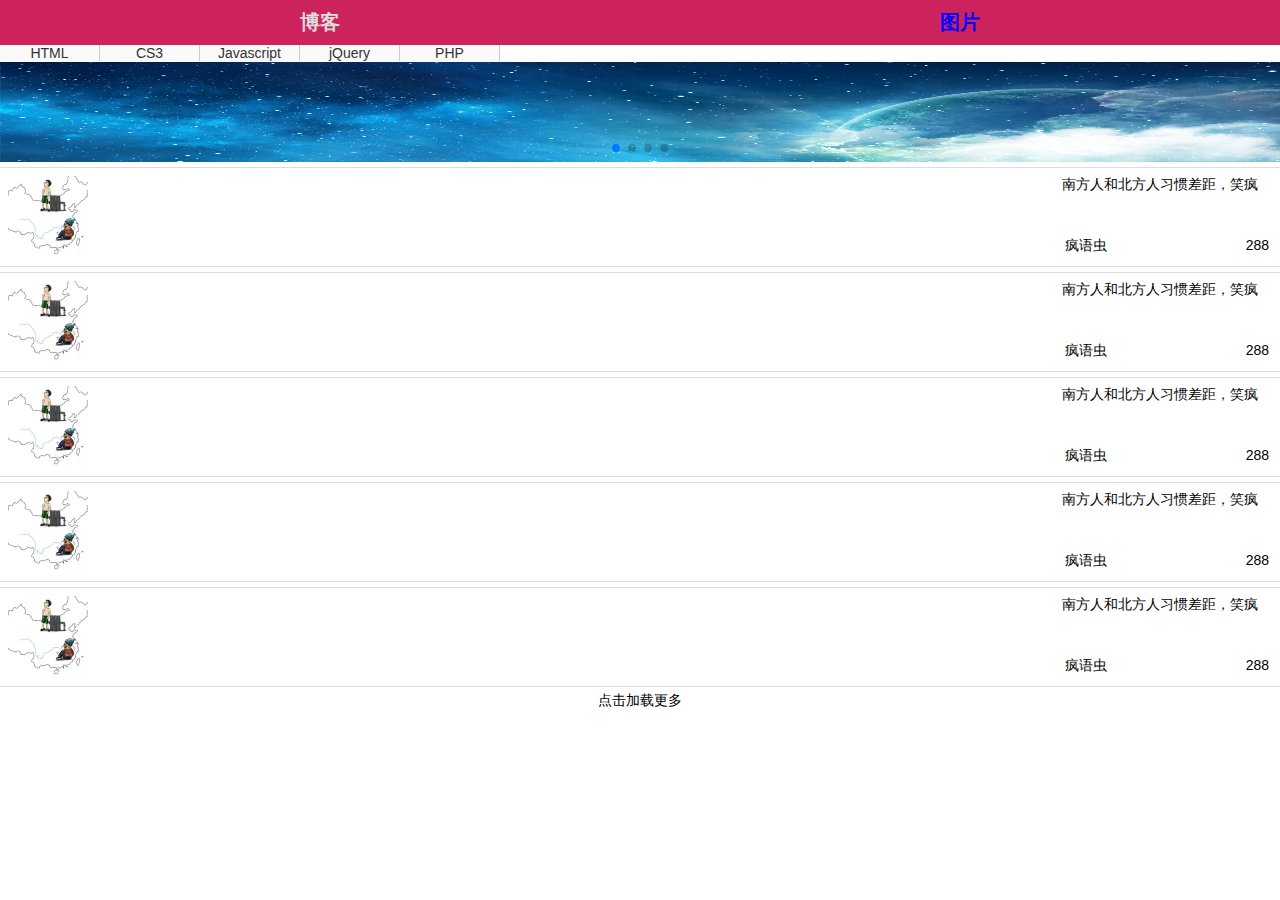
<file: 博客/index-1.html>
<!doctype html>
<html lang="en">
<head>
    <meta charset="UTF-8">
    <meta name="viewport"
          content="width=device-width, user-scalable=no, initial-scale=1.0, maximum-scale=1.0, minimum-scale=1.0">
    <meta http-equiv="X-UA-Compatible" content="ie=edge">
    <title>Document</title>
    <link rel="stylesheet" href="css/swiper.css">
    <script src="js/rem.js"></script>
    <script src="js/iscroll.js"></script>
    <script src="js/jquery.min.js"></script>
    <script src="js/swiper.min.js"></script>
</head>



<style>
    * {
        -webkit-box-sizing: border-box;
        -moz-box-sizing: border-box;
        box-sizing: border-box;
        margin: 0;
        padding: 0;
        list-style: none;
    }

    html {
        -ms-touch-action: none;
    }
    body {
        font-size: 14px;
        font-family: ubuntu, helvetica, arial;
        /*overflow: hidden; !* this is important to prevent the whole page to bounce *!*/
    }

    #header {
        position: absolute;
        z-index: 2;
        top: 0;
        left: 0;
        width: 100%;
        height: 45px;
        line-height: 45px;
        background: #CD235C;
        padding: 0;
        color: #eee;
        font-size: 20px;
        text-align: center;
        font-weight: bold;
    }

    #footer {
        position: absolute;
        z-index: 2;
        bottom: 0;
        left: 0;
        width: 100%;
        height: 48px;
        background: #444;
        padding: 0;
        border-top: 1px solid #444;
    }

    #wrapper {
        position: absolute;
        z-index: 1;
        top: 45px;
        left: 0;
        width: 100%;
        height: 16px;
        /*!*background: #ccc;*!*/
        overflow: hidden;
    }

    #scroller {
        position: absolute;
        z-index: 1;
        -webkit-tap-highlight-color: rgba(0,0,0,0);
        width: 500px;
        /*height: 100%;*/
        /*background-color: #a00;*/
    }

    #scroller ul {
        list-style: none;
        padding: 0;
        margin: 0;
        width: 100%;
        /*height: 100%;*/
        text-align: center;
    }

    #scroller li {
        display: block;
        float: left;
        width: 100px;
        /*height: 100%;*/
        border-right: 1px solid #ccc;
        background-color: #fafafa;
        font-size: 14px;
    }
    #header a{
        display: block;
        width: 50%;
        height: 100%;
        text-align: center;
        line-height: 45px;
        float:left;
        text-decoration:none;
        color: #ddd;
    }
    #header a:nth-child(2){
        color:blue;
    }


    .swiper-container {
        position: absolute;
        top:62px;
        left:0;
        width: 100%;
        /*height: 100%;*/
    }
    .swiper-container img{
        width: 100%;
        height: 100px;
    }
    .neirong{
        position: absolute;
        top:162px;
        left:0;
        width: 100%;
        height: auto;
    }
    .neirong .go{
        width: 100%;
        text-align: center;
        margin-top: 5px;
    }
    .content{
        width: 100%;
        height: auto;
    }
    .content ul{
        width: 100%;
        height: auto;
    }
    .content li{
        width: 100%;
        height: 100px;
        box-sizing: border-box;
        padding: 8px;
        margin-top: 5px;
        border-top:1px solid #ddd;
        border-bottom:1px solid #ddd;
    }
    #scroller li a{
        color:#333333;
        text-decoration:none;
    }
    .neirong .content a{
        text-decoration:none;
        color: #000;
    }
    .zuotu{
        width: 80px;
        height: 80px;
        background: red;
        float: left;
    }
    .zuotu img{
        width: 100%;
        height: 100%;
    }
    .youneirong{
        width: 210px;
        height: 100%;
        float: right;
        position: relative;
    }
    .neirong-xia{
        width: 100%;
        position: absolute;
        bottom: 0;
        left:0;
        box-sizing: border-box;
        padding: 3px;
    }
    .nicheng{
        float: left;
    }
    .renshu{
        float: right;
    }
</style>
<body>
<div id="header">
    <a href="index.html">博客</a>
    <a href="">图片</a>
</div>

<div id="wrapper">
    <div id="scroller">
        <ul>
            <li><a href="xiangqing-1.html">HTML</a></li>
            <li><a href="xiangqing-1.html">CS3</a></li>
            <li><a href="xiangqing-1.html">Javascript</a></li>
            <li><a href="xiangqing-1.html">jQuery</a></li>
            <li><a href="xiangqing-1.html">PHP</a></li>
        </ul>
    </div>
</div>

<div class="swiper-container">
    <div class="swiper-wrapper">
        <div class="swiper-slide">
            <img src="img/1.jpg" alt="">
        </div>
        <div class="swiper-slide">
            <img src="img/2.jpg" alt="">
        </div>
        <div class="swiper-slide">
            <img src="img/3.jpg" alt="">
        </div>
        <div class="swiper-slide">
            <img src="img/4.jpg" alt="">
        </div>
    </div>
    <!-- Add Pagination -->
    <div class="swiper-pagination"></div>
</div>
<div class="neirong">
    <ul class="content">
        <li>
            <a href="xiangqing-1.html">
                <div class="zuotu">
                    <img src="img/5.jpg" alt="">
                </div>
                <div class="youneirong">
                    <span class="nei-biaoti">南方人和北方人习惯差距，笑疯</span>
                    <div class="neirong-xia">
                        <span class="nicheng">疯语虫</span>
                        <span class="renshu">288</span>
                    </div>
                </div>
            </a>
        </li>
        <li>
            <a href="xiangqing-1.html">
                <div class="zuotu">
                    <img src="img/5.jpg" alt="">
                </div>
                <div class="youneirong">
                    <span class="nei-biaoti">南方人和北方人习惯差距，笑疯</span>
                    <div class="neirong-xia">
                        <span class="nicheng">疯语虫</span>
                        <span class="renshu">288</span>
                    </div>
                </div>
            </a>
        </li>
        <li>
            <a href="xiangqing-1.html">
                <div class="zuotu">
                    <img src="img/5.jpg" alt="">
                </div>
                <div class="youneirong">
                    <span class="nei-biaoti">南方人和北方人习惯差距，笑疯</span>
                    <div class="neirong-xia">
                        <span class="nicheng">疯语虫</span>
                        <span class="renshu">288</span>
                    </div>
                </div>
            </a>
        </li>
        <li>
            <a href="xiangqing-1.html">
                <div class="zuotu">
                    <img src="img/5.jpg" alt="">
                </div>
                <div class="youneirong">
                    <span class="nei-biaoti">南方人和北方人习惯差距，笑疯</span>
                    <div class="neirong-xia">
                        <span class="nicheng">疯语虫</span>
                        <span class="renshu">288</span>
                    </div>
                </div>
            </a>
        </li>
        <li>
            <a href="xiangqing-1.html">
                <div class="zuotu">
                    <img src="img/5.jpg" alt="">
                </div>
                <div class="youneirong">
                    <span class="nei-biaoti">南方人和北方人习惯差距，笑疯</span>
                    <div class="neirong-xia">
                        <span class="nicheng">疯语虫</span>
                        <span class="renshu">288</span>
                    </div>
                </div>
            </a>
        </li>
    </ul>
    <div class="go">
        点击加载更多
    </div>
</div>
</body>
</html>
<script>
    let myScroll = new IScroll('#wrapper', {
        scrollX: true,
        scrollY: false,
        click:true
    });
    var swiper = new Swiper('.swiper-container', {
        pagination: {
            el: '.swiper-pagination',
        },
    });
</script>
</file>
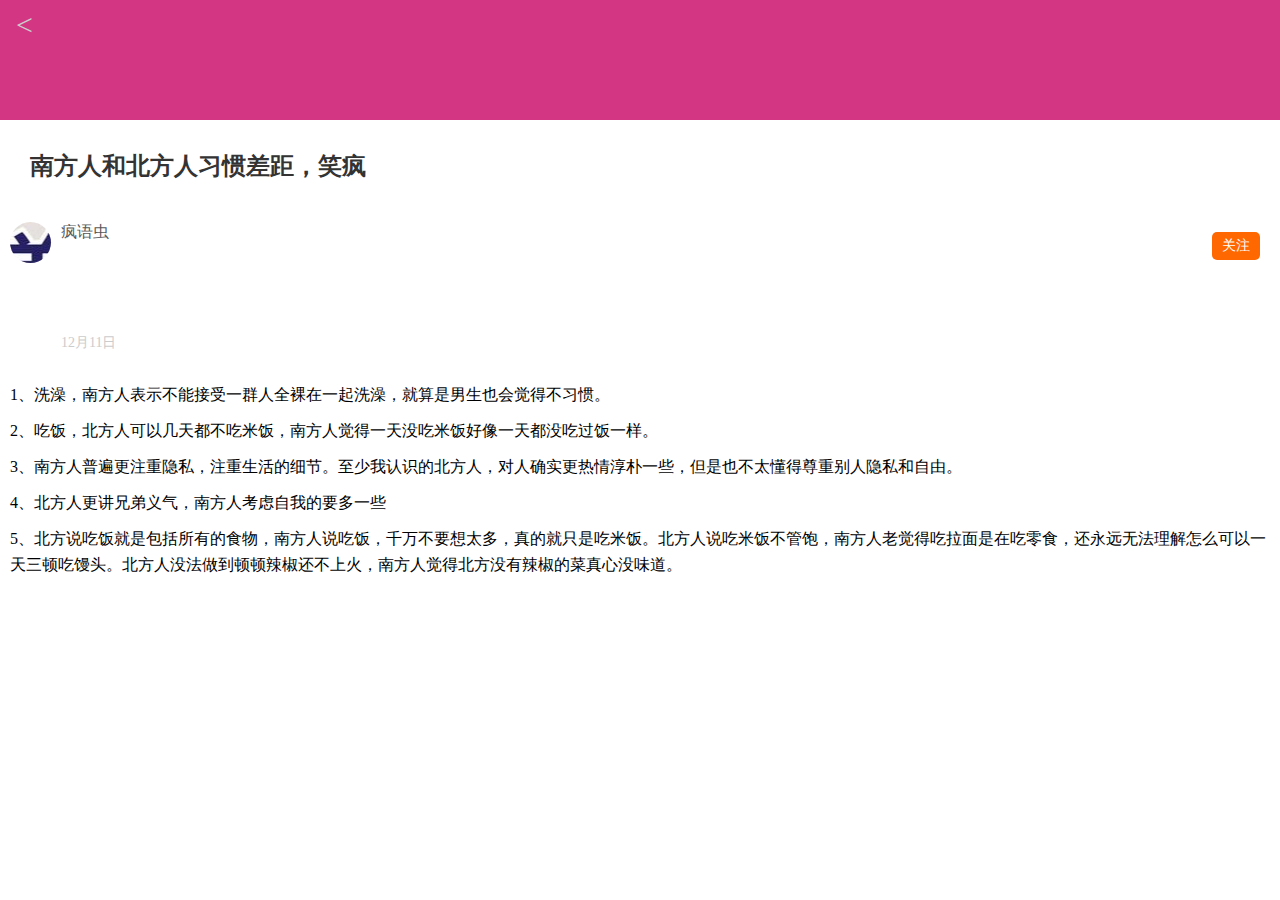
<file: 博客/xiangqing-1.html>
<!doctype html>
<html lang="en">
<head>
    <meta charset="UTF-8">
    <meta name="viewport"
          content="width=device-width, user-scalable=no, initial-scale=1.0, maximum-scale=1.0, minimum-scale=1.0">
    <meta http-equiv="X-UA-Compatible" content="ie=edge">
    <title>Document</title>
    <script src="js/rem.js"></script>
    <style>
        * {
            margin: 0;
            padding: 0;
            list-style: none;
            font-size: 16px;
            text-decoration: none;
            color: #000;
        }

        .tou-box {
            width: 100%;
            height: 1.2rem;
            background: #D33682;
        }

        .tou-box a {
            display: block;
            width: 49px;
            height: 49px;
            text-align: center;
            line-height: 49px;
            font-size: 30px;
            color: #cccccc;
            float: left;
        }

        .biaoti {
            width: 100%;
            /*height: 1.5rem;*/
            box-sizing: border-box;
            padding: 0.3rem;

        }

        .biaoti h2 {
            font-size: 24px;
            color: #333333;
        }

        .zuozhe {
            width: 100%;
            height: 1.5rem;
            box-sizing: border-box;
            padding-top: 10px;
            position: relative;
            margin-bottom: 20px;
        }

        .touxiang {
            width: 41px;
            height: 41px;
            border-radius: 50%;
            float: left;
            margin-left: 10px;
            background: url("img/touxiang.jpg") no-repeat 50% 0;
        }

        .nicheng {
            width: auto;
            height: auto;
            float: left;
            margin-left: 10px;
            font-size: 16px;
            color: #585858;
        }

        .riqi {
            width: auto;
            height: auto;
            float: left;
            font-size: 14px;
            color: #ccc;
            position: absolute;
            left: 61px;
            bottom: 10px;
        }

        .guanzhu {
            width: auto;
            height: auto;
            float: right;
            margin-right: 20px;
            margin-top: 10px;
            box-sizing: border-box;
            padding-top: 5px;
            padding-bottom: 5px;
            padding-left: 10px;
            padding-right: 10px;
            background: #ff6700;
            border-radius: 5px;
            font-size: 14px;
            color: #fff;
        }
        .neirong{
            width: auto;
            height: auto;
            box-sizing: border-box;
            padding-left: 10px;
            padding-right: 10px;
        }
        .neirong p{
            line-height: 26px;
            margin-bottom: 10px;
        }
    </style>
</head>
<body>
<div class="tou-box">
    <a href="index-1.html">&lt;</a>
</div>

<div class="biaoti"><h2>南方人和北方人习惯差距，笑疯</h2></div>
<div class="zuozhe">
    <div class="touxiang"></div>
    <div class="nicheng">疯语虫</div>
    <div class="riqi">12月11日</div>
    <div class="guanzhu">关注</div>
</div>
<div class="neirong">
    <p>1、洗澡，南方人表示不能接受一群人全裸在一起洗澡，就算是男生也会觉得不习惯。</p>
    <p>2、吃饭，北方人可以几天都不吃米饭，南方人觉得一天没吃米饭好像一天都没吃过饭一样。</p>
    <p>3、南方人普遍更注重隐私，注重生活的细节。至少我认识的北方人，对人确实更热情淳朴一些，但是也不太懂得尊重别人隐私和自由。</p>
    <p>4、北方人更讲兄弟义气，南方人考虑自我的要多一些</p>
    <p>5、北方说吃饭就是包括所有的食物，南方人说吃饭，千万不要想太多，真的就只是吃米饭。北方人说吃米饭不管饱，南方人老觉得吃拉面是在吃零食，还永远无法理解怎么可以一天三顿吃馒头。北方人没法做到顿顿辣椒还不上火，南方人觉得北方没有辣椒的菜真心没味道。</p>
</div>
</body>
</html>
</file>
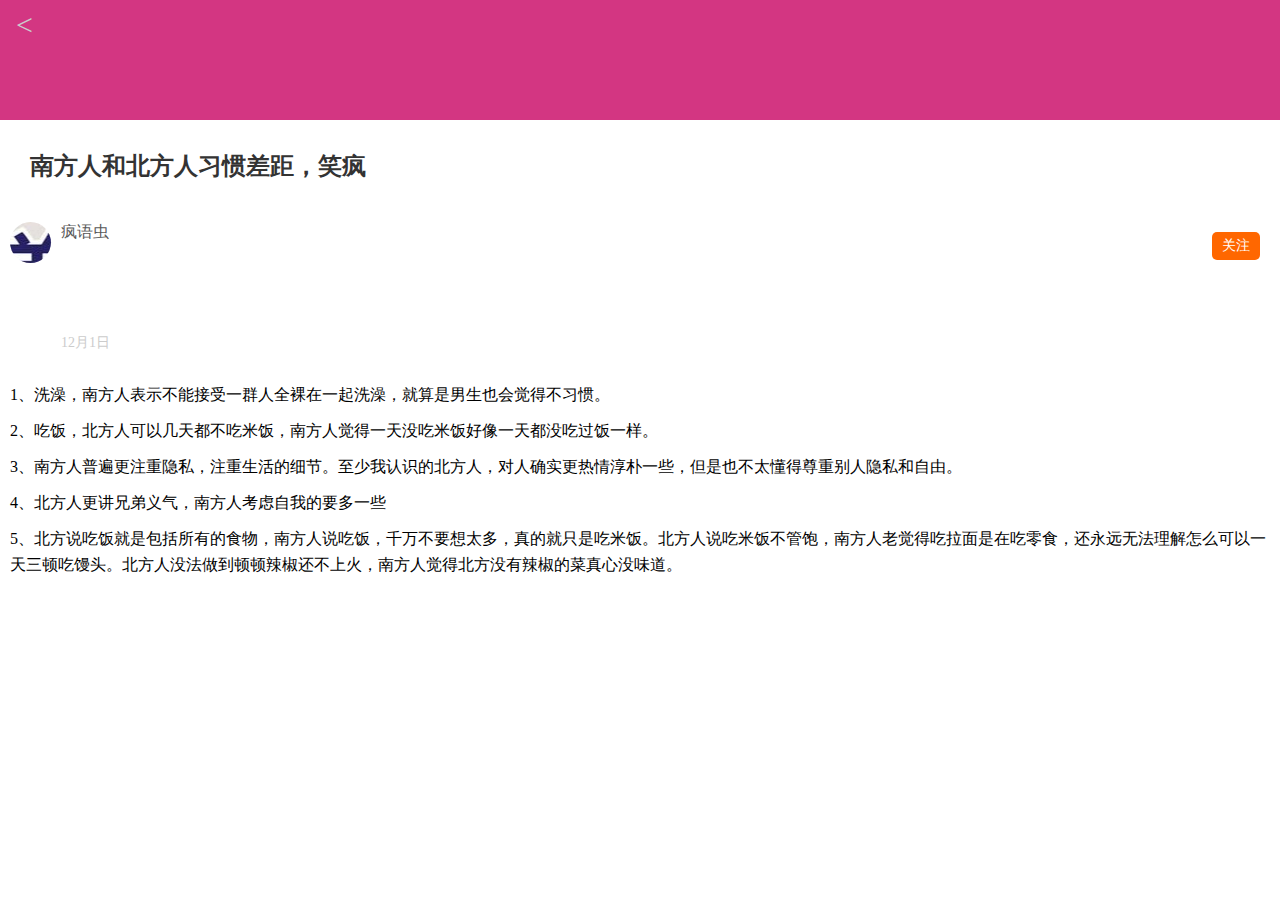
<file: 博客/xiangqing.html>
<!doctype html>
<html lang="en">
<head>
    <meta charset="UTF-8">
    <meta name="viewport"
          content="width=device-width, user-scalable=no, initial-scale=1.0, maximum-scale=1.0, minimum-scale=1.0">
    <meta http-equiv="X-UA-Compatible" content="ie=edge">
    <title>Document</title>
    <script src="js/rem.js"></script>
    <style>
        * {
            margin: 0;
            padding: 0;
            list-style: none;
            font-size: 16px;
            text-decoration: none;
            color: #000;
        }

        .tou-box {
            width: 100%;
            height: 1.2rem;
            background: #D33682;
        }

        .tou-box a {
            display: block;
            width: 49px;
            height: 49px;
            text-align: center;
            line-height: 49px;
            font-size: 30px;
            color: #cccccc;
            float: left;
        }

        .biaoti {
            width: 100%;
            /*height: 1.5rem;*/
            box-sizing: border-box;
            padding: 0.3rem;

        }

        .biaoti h2 {
            font-size: 24px;
            color: #333333;
        }

        .zuozhe {
            width: 100%;
            height: 1.5rem;
            box-sizing: border-box;
            padding-top: 10px;
            position: relative;
            margin-bottom: 20px;
        }

        .touxiang {
            width: 41px;
            height: 41px;
            border-radius: 50%;
            float: left;
            margin-left: 10px;
            background: url("img/touxiang.jpg") no-repeat 50% 0;
        }

        .nicheng {
            width: auto;
            height: auto;
            float: left;
            margin-left: 10px;
            font-size: 16px;
            color: #585858;
        }

        .riqi {
            width: auto;
            height: auto;
            float: left;
            font-size: 14px;
            color: #ccc;
            position: absolute;
            left: 61px;
            bottom: 10px;
        }

        .guanzhu {
            width: auto;
            height: auto;
            float: right;
            margin-right: 20px;
            margin-top: 10px;
            box-sizing: border-box;
            padding-top: 5px;
            padding-bottom: 5px;
            padding-left: 10px;
            padding-right: 10px;
            background: #ff6700;
            border-radius: 5px;
            font-size: 14px;
            color: #fff;
        }
        .neirong{
            width: auto;
            height: auto;
            box-sizing: border-box;
            padding-left: 10px;
            padding-right: 10px;
        }
        .neirong p{
            line-height: 26px;
            margin-bottom: 10px;
        }
    </style>
</head>
<body>
<div class="tou-box">
    <a href="index.html">&lt;</a>
</div>

<div class="biaoti"><h2>南方人和北方人习惯差距，笑疯</h2></div>
<div class="zuozhe">
    <div class="touxiang"></div>
    <div class="nicheng">疯语虫</div>
    <div class="riqi">12月1日</div>
    <div class="guanzhu">关注</div>
</div>
<div class="neirong">
    <p>1、洗澡，南方人表示不能接受一群人全裸在一起洗澡，就算是男生也会觉得不习惯。</p>
    <p>2、吃饭，北方人可以几天都不吃米饭，南方人觉得一天没吃米饭好像一天都没吃过饭一样。</p>
    <p>3、南方人普遍更注重隐私，注重生活的细节。至少我认识的北方人，对人确实更热情淳朴一些，但是也不太懂得尊重别人隐私和自由。</p>
    <p>4、北方人更讲兄弟义气，南方人考虑自我的要多一些</p>
    <p>5、北方说吃饭就是包括所有的食物，南方人说吃饭，千万不要想太多，真的就只是吃米饭。北方人说吃米饭不管饱，南方人老觉得吃拉面是在吃零食，还永远无法理解怎么可以一天三顿吃馒头。北方人没法做到顿顿辣椒还不上火，南方人觉得北方没有辣椒的菜真心没味道。</p>
</div>
</body>
</html>
</file>
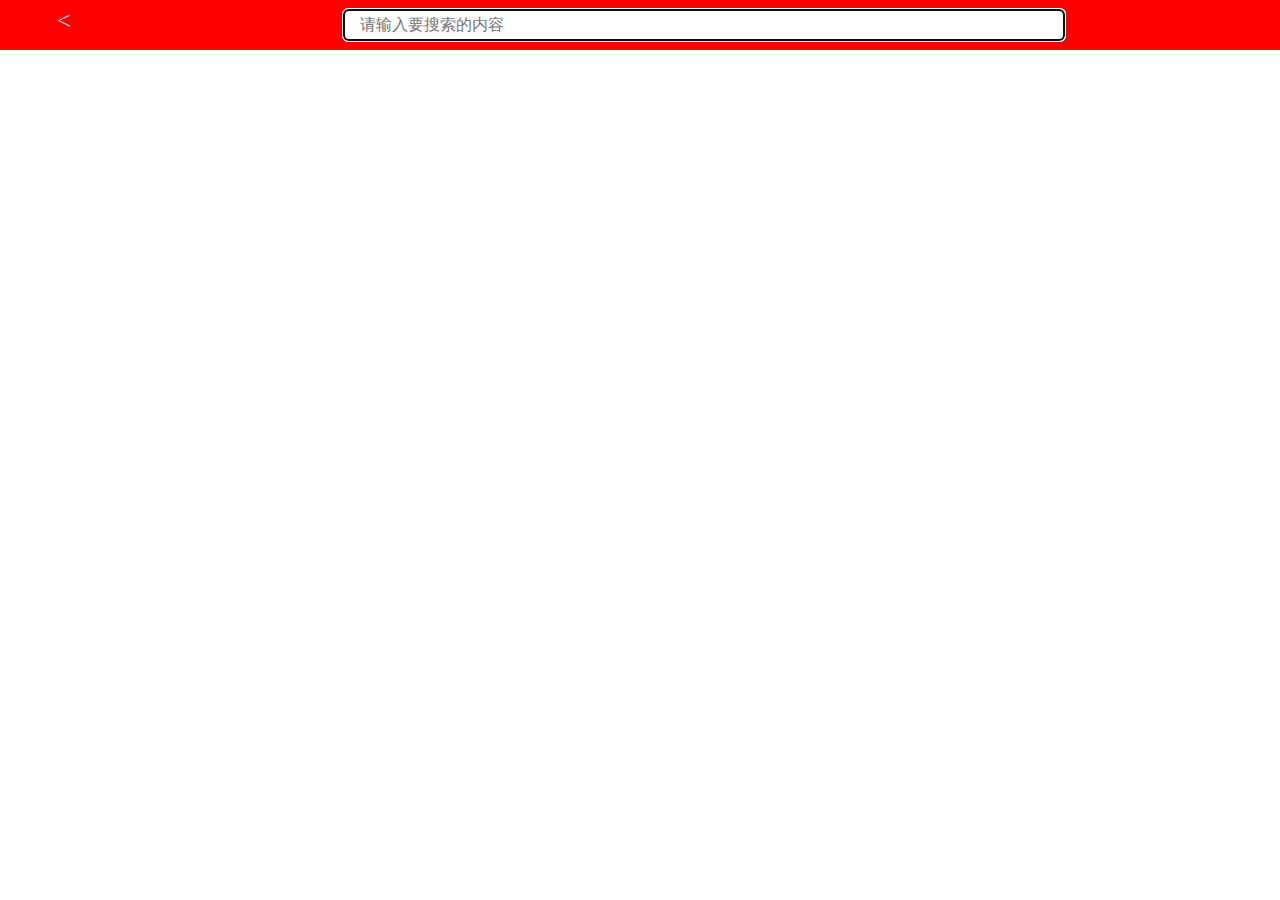
<file: 头条/newindex.html>
<!doctype html>
<html lang="en">
<head>
    <meta charset="UTF-8">
    <meta name="viewport"
          content="width=device-width, user-scalable=no, initial-scale=1.0, maximum-scale=1.0, minimum-scale=1.0">
    <meta http-equiv="X-UA-Compatible" content="ie=edge">
    <title>Document</title>
    <link rel="stylesheet" href="css/index-1.css">
    <script src="js/jquery.js"></script>
    <script src="js/rem.js"></script>
    <script src="js/index-1.js"></script>
</head>
<body>
<header>
    <div class="fanhui">&lt;</div>
    <input class="lookfor" type="text" placeholder="请输入要搜索的内容" autofocus>
</header>
<div class="history">

</div>
<div class="sousuonei">

</div>
</body>
</html>
</file>
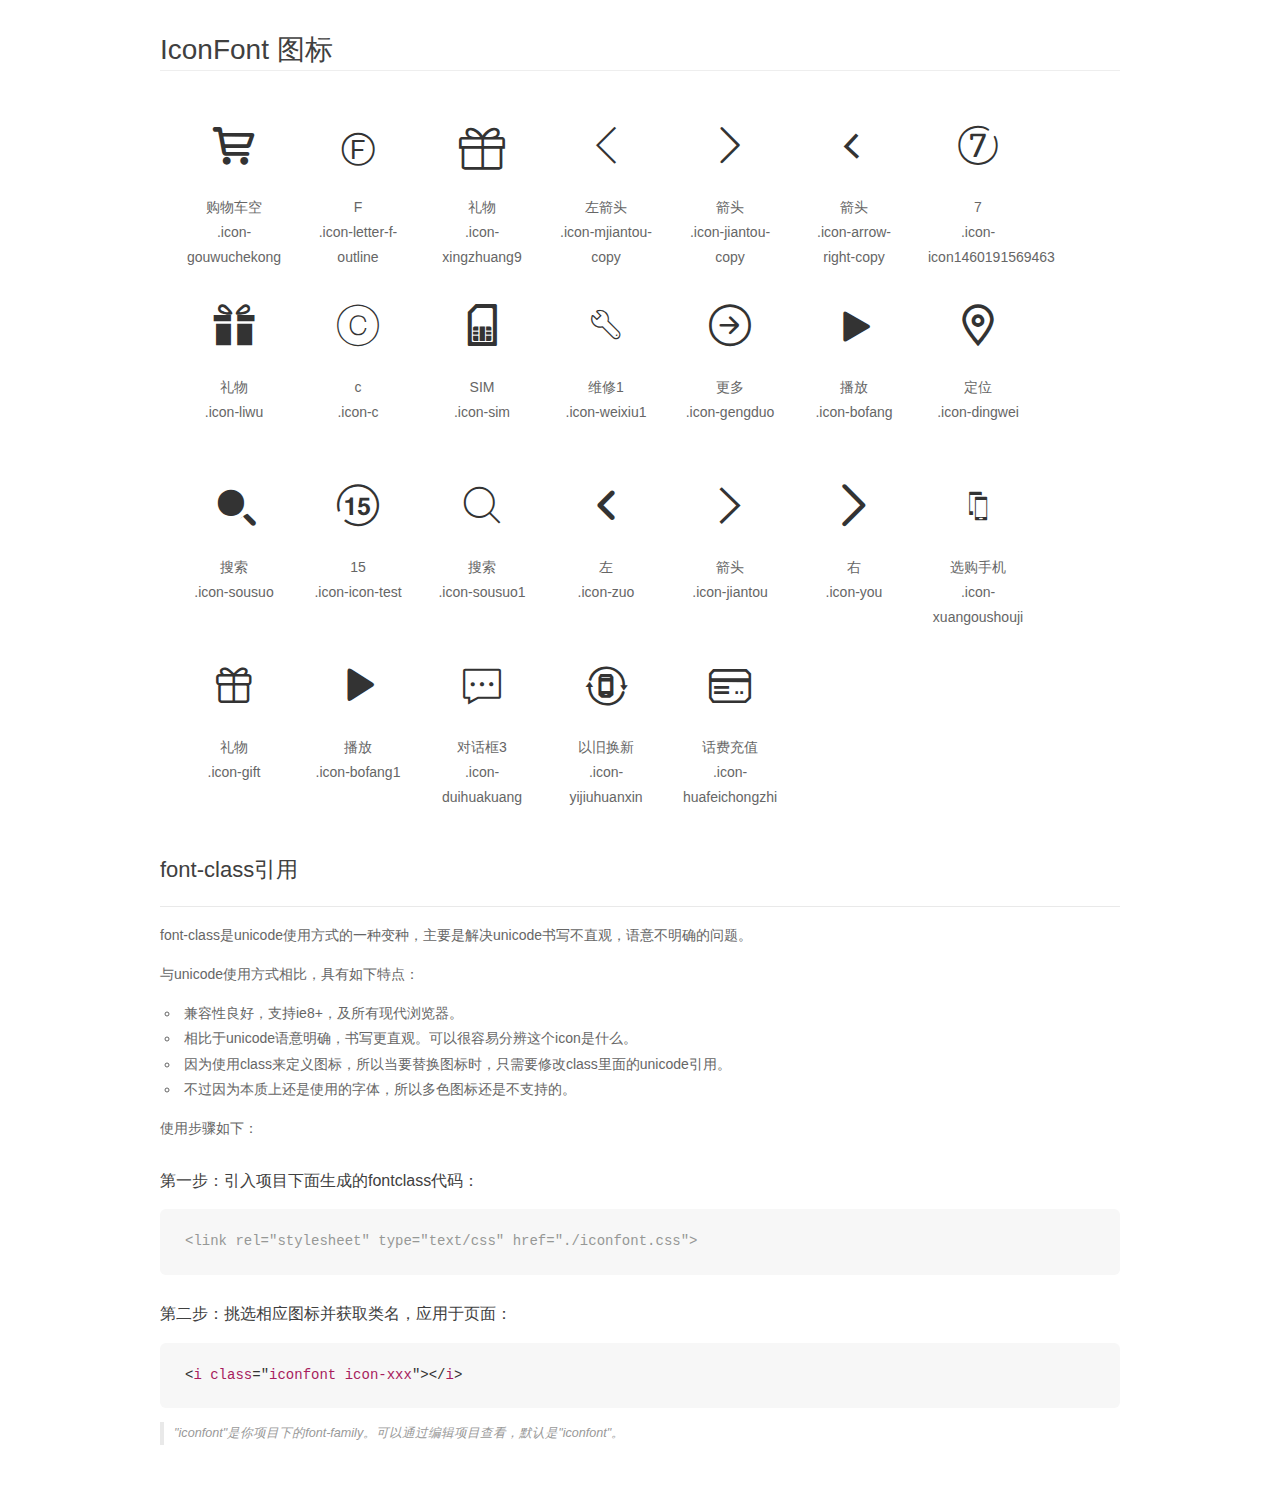
<file: xiaomi/iconfont/demo_fontclass.html>
<!DOCTYPE html>
<html>
<head>
    <meta charset="utf-8"/>
    <title>IconFont</title>
    <link rel="stylesheet" href="demo.css">
    <link rel="stylesheet" href="iconfont.css">
</head>
<body>
    <div class="main markdown">
        <h1>IconFont 图标</h1>
        <ul class="icon_lists clear">
            
                <li>
                <i class="icon iconfont icon-gouwuchekong"></i>
                    <div class="name">购物车空</div>
                    <div class="fontclass">.icon-gouwuchekong</div>
                </li>
            
                <li>
                <i class="icon iconfont icon-letter-f-outline"></i>
                    <div class="name">F</div>
                    <div class="fontclass">.icon-letter-f-outline</div>
                </li>
            
                <li>
                <i class="icon iconfont icon-xingzhuang9"></i>
                    <div class="name">礼物</div>
                    <div class="fontclass">.icon-xingzhuang9</div>
                </li>
            
                <li>
                <i class="icon iconfont icon-mjiantou-copy"></i>
                    <div class="name">左箭头</div>
                    <div class="fontclass">.icon-mjiantou-copy</div>
                </li>
            
                <li>
                <i class="icon iconfont icon-jiantou-copy"></i>
                    <div class="name">箭头</div>
                    <div class="fontclass">.icon-jiantou-copy</div>
                </li>
            
                <li>
                <i class="icon iconfont icon-arrow-right-copy"></i>
                    <div class="name">箭头</div>
                    <div class="fontclass">.icon-arrow-right-copy</div>
                </li>
            
                <li>
                <i class="icon iconfont icon-icon1460191569463"></i>
                    <div class="name">7</div>
                    <div class="fontclass">.icon-icon1460191569463</div>
                </li>
            
                <li>
                <i class="icon iconfont icon-liwu"></i>
                    <div class="name">礼物</div>
                    <div class="fontclass">.icon-liwu</div>
                </li>
            
                <li>
                <i class="icon iconfont icon-c"></i>
                    <div class="name">c</div>
                    <div class="fontclass">.icon-c</div>
                </li>
            
                <li>
                <i class="icon iconfont icon-sim"></i>
                    <div class="name">SIM</div>
                    <div class="fontclass">.icon-sim</div>
                </li>
            
                <li>
                <i class="icon iconfont icon-weixiu1"></i>
                    <div class="name">维修1</div>
                    <div class="fontclass">.icon-weixiu1</div>
                </li>
            
                <li>
                <i class="icon iconfont icon-gengduo"></i>
                    <div class="name">更多</div>
                    <div class="fontclass">.icon-gengduo</div>
                </li>
            
                <li>
                <i class="icon iconfont icon-bofang"></i>
                    <div class="name">播放</div>
                    <div class="fontclass">.icon-bofang</div>
                </li>
            
                <li>
                <i class="icon iconfont icon-dingwei"></i>
                    <div class="name">定位</div>
                    <div class="fontclass">.icon-dingwei</div>
                </li>
            
                <li>
                <i class="icon iconfont icon-sousuo"></i>
                    <div class="name">搜索</div>
                    <div class="fontclass">.icon-sousuo</div>
                </li>
            
                <li>
                <i class="icon iconfont icon-icon-test"></i>
                    <div class="name">15</div>
                    <div class="fontclass">.icon-icon-test</div>
                </li>
            
                <li>
                <i class="icon iconfont icon-sousuo1"></i>
                    <div class="name">搜索</div>
                    <div class="fontclass">.icon-sousuo1</div>
                </li>
            
                <li>
                <i class="icon iconfont icon-zuo"></i>
                    <div class="name">左</div>
                    <div class="fontclass">.icon-zuo</div>
                </li>
            
                <li>
                <i class="icon iconfont icon-jiantou"></i>
                    <div class="name">箭头</div>
                    <div class="fontclass">.icon-jiantou</div>
                </li>
            
                <li>
                <i class="icon iconfont icon-you"></i>
                    <div class="name">右</div>
                    <div class="fontclass">.icon-you</div>
                </li>
            
                <li>
                <i class="icon iconfont icon-xuangoushouji"></i>
                    <div class="name">选购手机</div>
                    <div class="fontclass">.icon-xuangoushouji</div>
                </li>
            
                <li>
                <i class="icon iconfont icon-gift"></i>
                    <div class="name">礼物</div>
                    <div class="fontclass">.icon-gift</div>
                </li>
            
                <li>
                <i class="icon iconfont icon-bofang1"></i>
                    <div class="name">播放</div>
                    <div class="fontclass">.icon-bofang1</div>
                </li>
            
                <li>
                <i class="icon iconfont icon-duihuakuang"></i>
                    <div class="name">对话框3</div>
                    <div class="fontclass">.icon-duihuakuang</div>
                </li>
            
                <li>
                <i class="icon iconfont icon-yijiuhuanxin"></i>
                    <div class="name">以旧换新</div>
                    <div class="fontclass">.icon-yijiuhuanxin</div>
                </li>
            
                <li>
                <i class="icon iconfont icon-huafeichongzhi"></i>
                    <div class="name">话费充值</div>
                    <div class="fontclass">.icon-huafeichongzhi</div>
                </li>
            
        </ul>

        <h2 id="font-class-">font-class引用</h2>
        <hr>

        <p>font-class是unicode使用方式的一种变种，主要是解决unicode书写不直观，语意不明确的问题。</p>
        <p>与unicode使用方式相比，具有如下特点：</p>
        <ul>
        <li>兼容性良好，支持ie8+，及所有现代浏览器。</li>
        <li>相比于unicode语意明确，书写更直观。可以很容易分辨这个icon是什么。</li>
        <li>因为使用class来定义图标，所以当要替换图标时，只需要修改class里面的unicode引用。</li>
        <li>不过因为本质上还是使用的字体，所以多色图标还是不支持的。</li>
        </ul>
        <p>使用步骤如下：</p>
        <h3 id="-fontclass-">第一步：引入项目下面生成的fontclass代码：</h3>


        <pre><code class="lang-js hljs javascript"><span class="hljs-comment">&lt;link rel="stylesheet" type="text/css" href="./iconfont.css"&gt;</span></code></pre>
        <h3 id="-">第二步：挑选相应图标并获取类名，应用于页面：</h3>
        <pre><code class="lang-css hljs">&lt;<span class="hljs-selector-tag">i</span> <span class="hljs-selector-tag">class</span>="<span class="hljs-selector-tag">iconfont</span> <span class="hljs-selector-tag">icon-xxx</span>"&gt;&lt;/<span class="hljs-selector-tag">i</span>&gt;</code></pre>
        <blockquote>
        <p>"iconfont"是你项目下的font-family。可以通过编辑项目查看，默认是"iconfont"。</p>
        </blockquote>
    </div>
</body>
</html>
</file>
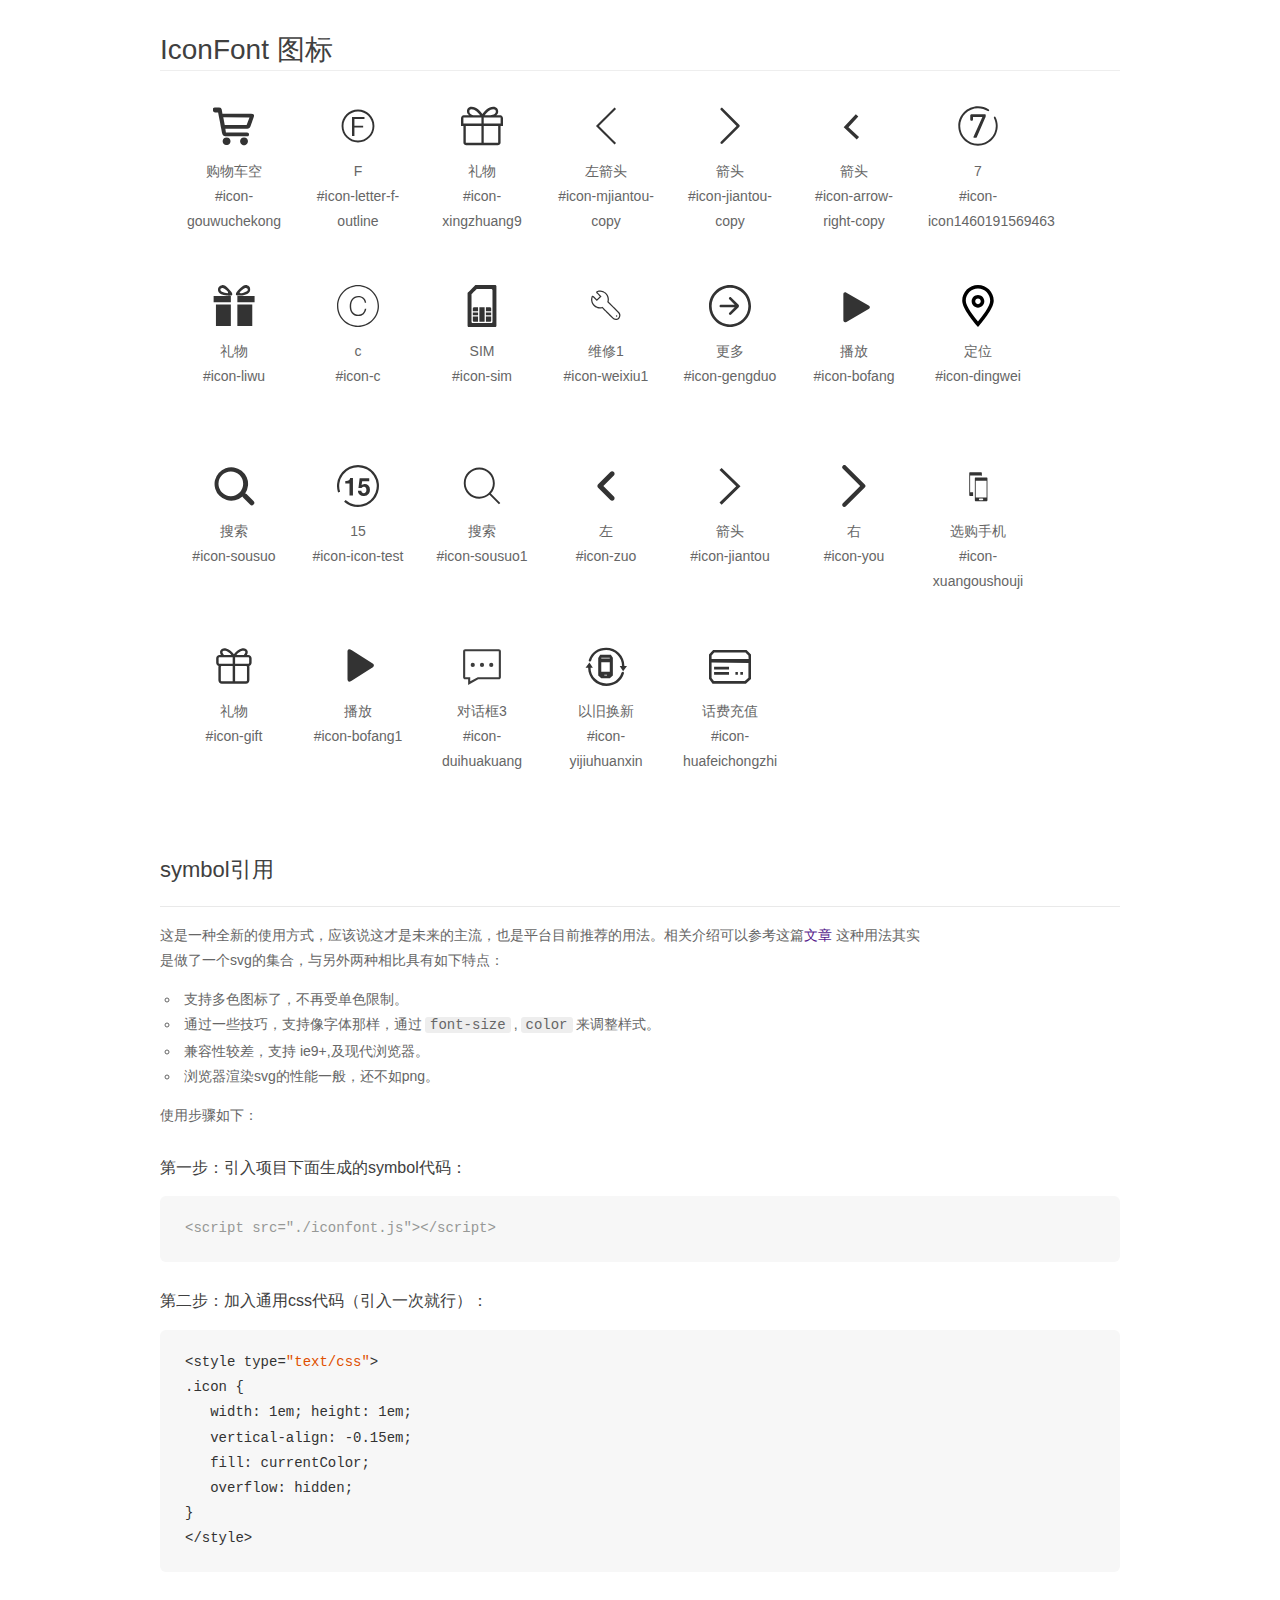
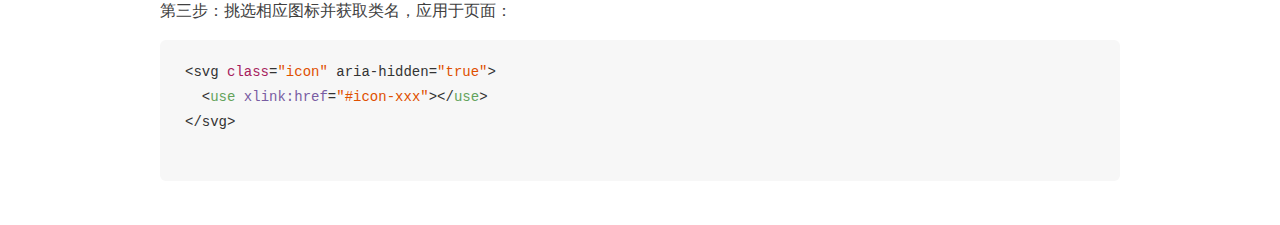
<file: xiaomi/iconfont/demo_symbol.html>
<!DOCTYPE html>
<html>
<head>
    <meta charset="utf-8"/>
    <title>IconFont</title>
    <link rel="stylesheet" href="demo.css">
    <script src="iconfont.js"></script>

    <style type="text/css">
        .icon {
          /* 通过设置 font-size 来改变图标大小 */
          width: 1em; height: 1em;
          /* 图标和文字相邻时，垂直对齐 */
          vertical-align: -0.15em;
          /* 通过设置 color 来改变 SVG 的颜色/fill */
          fill: currentColor;
          /* path 和 stroke 溢出 viewBox 部分在 IE 下会显示
             normalize.css 中也包含这行 */
          overflow: hidden;
        }

    </style>
</head>
<body>
    <div class="main markdown">
        <h1>IconFont 图标</h1>
        <ul class="icon_lists clear">
            
                <li>
                    <svg class="icon" aria-hidden="true">
                        <use xlink:href="#icon-gouwuchekong"></use>
                    </svg>
                    <div class="name">购物车空</div>
                    <div class="fontclass">#icon-gouwuchekong</div>
                </li>
            
                <li>
                    <svg class="icon" aria-hidden="true">
                        <use xlink:href="#icon-letter-f-outline"></use>
                    </svg>
                    <div class="name">F</div>
                    <div class="fontclass">#icon-letter-f-outline</div>
                </li>
            
                <li>
                    <svg class="icon" aria-hidden="true">
                        <use xlink:href="#icon-xingzhuang9"></use>
                    </svg>
                    <div class="name">礼物</div>
                    <div class="fontclass">#icon-xingzhuang9</div>
                </li>
            
                <li>
                    <svg class="icon" aria-hidden="true">
                        <use xlink:href="#icon-mjiantou-copy"></use>
                    </svg>
                    <div class="name">左箭头</div>
                    <div class="fontclass">#icon-mjiantou-copy</div>
                </li>
            
                <li>
                    <svg class="icon" aria-hidden="true">
                        <use xlink:href="#icon-jiantou-copy"></use>
                    </svg>
                    <div class="name">箭头</div>
                    <div class="fontclass">#icon-jiantou-copy</div>
                </li>
            
                <li>
                    <svg class="icon" aria-hidden="true">
                        <use xlink:href="#icon-arrow-right-copy"></use>
                    </svg>
                    <div class="name">箭头</div>
                    <div class="fontclass">#icon-arrow-right-copy</div>
                </li>
            
                <li>
                    <svg class="icon" aria-hidden="true">
                        <use xlink:href="#icon-icon1460191569463"></use>
                    </svg>
                    <div class="name">7</div>
                    <div class="fontclass">#icon-icon1460191569463</div>
                </li>
            
                <li>
                    <svg class="icon" aria-hidden="true">
                        <use xlink:href="#icon-liwu"></use>
                    </svg>
                    <div class="name">礼物</div>
                    <div class="fontclass">#icon-liwu</div>
                </li>
            
                <li>
                    <svg class="icon" aria-hidden="true">
                        <use xlink:href="#icon-c"></use>
                    </svg>
                    <div class="name">c</div>
                    <div class="fontclass">#icon-c</div>
                </li>
            
                <li>
                    <svg class="icon" aria-hidden="true">
                        <use xlink:href="#icon-sim"></use>
                    </svg>
                    <div class="name">SIM</div>
                    <div class="fontclass">#icon-sim</div>
                </li>
            
                <li>
                    <svg class="icon" aria-hidden="true">
                        <use xlink:href="#icon-weixiu1"></use>
                    </svg>
                    <div class="name">维修1</div>
                    <div class="fontclass">#icon-weixiu1</div>
                </li>
            
                <li>
                    <svg class="icon" aria-hidden="true">
                        <use xlink:href="#icon-gengduo"></use>
                    </svg>
                    <div class="name">更多</div>
                    <div class="fontclass">#icon-gengduo</div>
                </li>
            
                <li>
                    <svg class="icon" aria-hidden="true">
                        <use xlink:href="#icon-bofang"></use>
                    </svg>
                    <div class="name">播放</div>
                    <div class="fontclass">#icon-bofang</div>
                </li>
            
                <li>
                    <svg class="icon" aria-hidden="true">
                        <use xlink:href="#icon-dingwei"></use>
                    </svg>
                    <div class="name">定位</div>
                    <div class="fontclass">#icon-dingwei</div>
                </li>
            
                <li>
                    <svg class="icon" aria-hidden="true">
                        <use xlink:href="#icon-sousuo"></use>
                    </svg>
                    <div class="name">搜索</div>
                    <div class="fontclass">#icon-sousuo</div>
                </li>
            
                <li>
                    <svg class="icon" aria-hidden="true">
                        <use xlink:href="#icon-icon-test"></use>
                    </svg>
                    <div class="name">15</div>
                    <div class="fontclass">#icon-icon-test</div>
                </li>
            
                <li>
                    <svg class="icon" aria-hidden="true">
                        <use xlink:href="#icon-sousuo1"></use>
                    </svg>
                    <div class="name">搜索</div>
                    <div class="fontclass">#icon-sousuo1</div>
                </li>
            
                <li>
                    <svg class="icon" aria-hidden="true">
                        <use xlink:href="#icon-zuo"></use>
                    </svg>
                    <div class="name">左</div>
                    <div class="fontclass">#icon-zuo</div>
                </li>
            
                <li>
                    <svg class="icon" aria-hidden="true">
                        <use xlink:href="#icon-jiantou"></use>
                    </svg>
                    <div class="name">箭头</div>
                    <div class="fontclass">#icon-jiantou</div>
                </li>
            
                <li>
                    <svg class="icon" aria-hidden="true">
                        <use xlink:href="#icon-you"></use>
                    </svg>
                    <div class="name">右</div>
                    <div class="fontclass">#icon-you</div>
                </li>
            
                <li>
                    <svg class="icon" aria-hidden="true">
                        <use xlink:href="#icon-xuangoushouji"></use>
                    </svg>
                    <div class="name">选购手机</div>
                    <div class="fontclass">#icon-xuangoushouji</div>
                </li>
            
                <li>
                    <svg class="icon" aria-hidden="true">
                        <use xlink:href="#icon-gift"></use>
                    </svg>
                    <div class="name">礼物</div>
                    <div class="fontclass">#icon-gift</div>
                </li>
            
                <li>
                    <svg class="icon" aria-hidden="true">
                        <use xlink:href="#icon-bofang1"></use>
                    </svg>
                    <div class="name">播放</div>
                    <div class="fontclass">#icon-bofang1</div>
                </li>
            
                <li>
                    <svg class="icon" aria-hidden="true">
                        <use xlink:href="#icon-duihuakuang"></use>
                    </svg>
                    <div class="name">对话框3</div>
                    <div class="fontclass">#icon-duihuakuang</div>
                </li>
            
                <li>
                    <svg class="icon" aria-hidden="true">
                        <use xlink:href="#icon-yijiuhuanxin"></use>
                    </svg>
                    <div class="name">以旧换新</div>
                    <div class="fontclass">#icon-yijiuhuanxin</div>
                </li>
            
                <li>
                    <svg class="icon" aria-hidden="true">
                        <use xlink:href="#icon-huafeichongzhi"></use>
                    </svg>
                    <div class="name">话费充值</div>
                    <div class="fontclass">#icon-huafeichongzhi</div>
                </li>
            
        </ul>


        <h2 id="symbol-">symbol引用</h2>
        <hr>

        <p>这是一种全新的使用方式，应该说这才是未来的主流，也是平台目前推荐的用法。相关介绍可以参考这篇<a href="">文章</a>
        这种用法其实是做了一个svg的集合，与另外两种相比具有如下特点：</p>
        <ul>
          <li>支持多色图标了，不再受单色限制。</li>
          <li>通过一些技巧，支持像字体那样，通过<code>font-size</code>,<code>color</code>来调整样式。</li>
          <li>兼容性较差，支持 ie9+,及现代浏览器。</li>
          <li>浏览器渲染svg的性能一般，还不如png。</li>
        </ul>
        <p>使用步骤如下：</p>
        <h3 id="-symbol-">第一步：引入项目下面生成的symbol代码：</h3>
        <pre><code class="lang-js hljs javascript"><span class="hljs-comment">&lt;script src="./iconfont.js"&gt;&lt;/script&gt;</span></code></pre>
        <h3 id="-css-">第二步：加入通用css代码（引入一次就行）：</h3>
        <pre><code class="lang-js hljs javascript">&lt;style type=<span class="hljs-string">"text/css"</span>&gt;
.icon {
   width: <span class="hljs-number">1</span>em; height: <span class="hljs-number">1</span>em;
   vertical-align: <span class="hljs-number">-0.15</span>em;
   fill: currentColor;
   overflow: hidden;
}
&lt;<span class="hljs-regexp">/style&gt;</span></code></pre>
        <h3 id="-">第三步：挑选相应图标并获取类名，应用于页面：</h3>
        <pre><code class="lang-js hljs javascript">&lt;svg <span class="hljs-class"><span class="hljs-keyword">class</span></span>=<span class="hljs-string">"icon"</span> aria-hidden=<span class="hljs-string">"true"</span>&gt;<span class="xml"><span class="hljs-tag">
  &lt;<span class="hljs-name">use</span> <span class="hljs-attr">xlink:href</span>=<span class="hljs-string">"#icon-xxx"</span>&gt;</span><span class="hljs-tag">&lt;/<span class="hljs-name">use</span>&gt;</span>
</span>&lt;<span class="hljs-regexp">/svg&gt;
        </span></code></pre>
    </div>
</body>
</html>
</file>
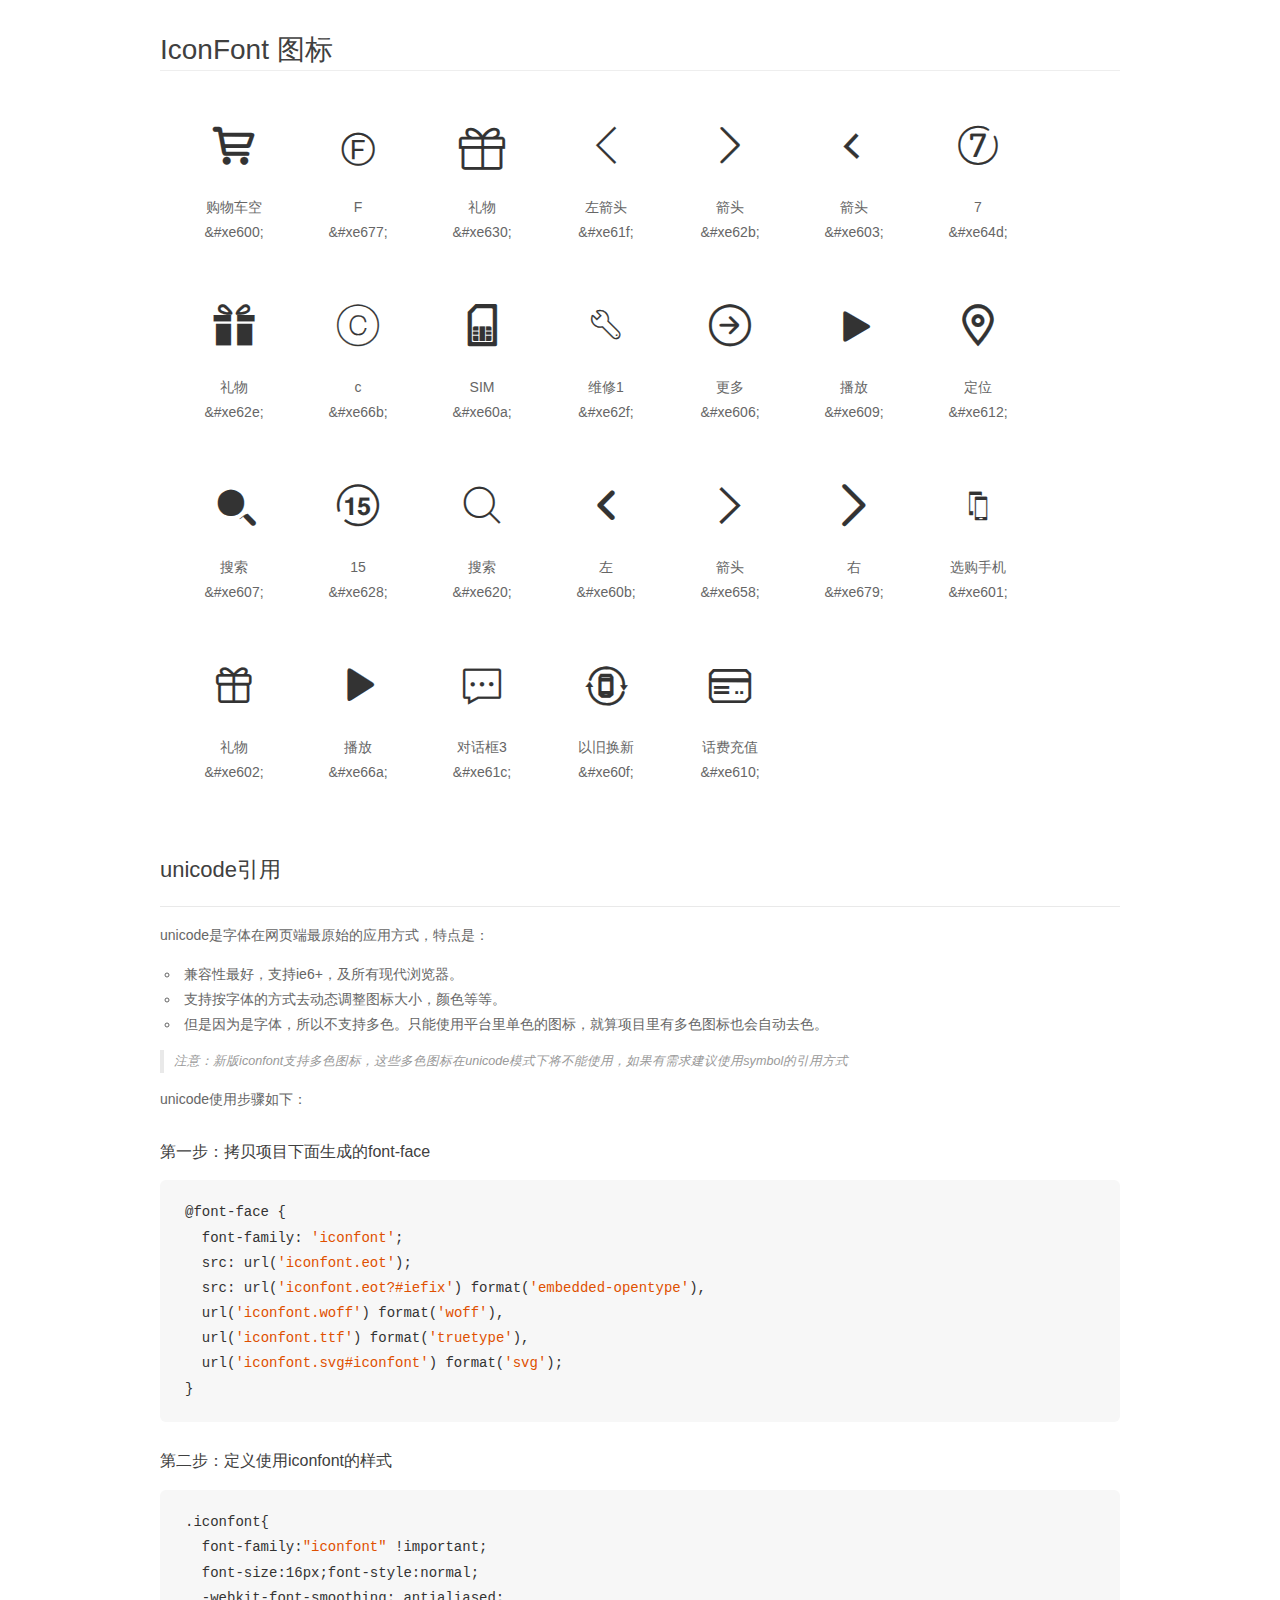
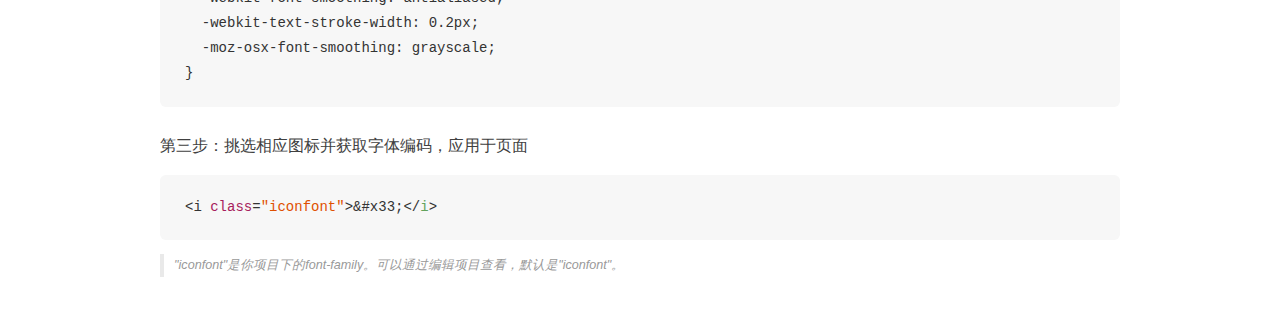
<file: xiaomi/iconfont/demo_unicode.html>
<!DOCTYPE html>
<html>
<head>
    <meta charset="utf-8"/>
    <title>IconFont</title>
    <link rel="stylesheet" href="demo.css">

    <style type="text/css">

        @font-face {font-family: "iconfont";
          src: url('iconfont.eot'); /* IE9*/
          src: url('iconfont.eot#iefix') format('embedded-opentype'), /* IE6-IE8 */
          url('iconfont.woff') format('woff'), /* chrome, firefox */
          url('iconfont.ttf') format('truetype'), /* chrome, firefox, opera, Safari, Android, iOS 4.2+*/
          url('iconfont.svg#iconfont') format('svg'); /* iOS 4.1- */
        }

        .iconfont {
          font-family:"iconfont" !important;
          font-size:16px;
          font-style:normal;
          -webkit-font-smoothing: antialiased;
          -webkit-text-stroke-width: 0.2px;
          -moz-osx-font-smoothing: grayscale;
        }

    </style>
</head>
<body>
    <div class="main markdown">
        <h1>IconFont 图标</h1>
        <ul class="icon_lists clear">
            
                <li>
                <i class="icon iconfont">&#xe600;</i>
                    <div class="name">购物车空</div>
                    <div class="code">&amp;#xe600;</div>
                </li>
            
                <li>
                <i class="icon iconfont">&#xe677;</i>
                    <div class="name">F</div>
                    <div class="code">&amp;#xe677;</div>
                </li>
            
                <li>
                <i class="icon iconfont">&#xe630;</i>
                    <div class="name">礼物</div>
                    <div class="code">&amp;#xe630;</div>
                </li>
            
                <li>
                <i class="icon iconfont">&#xe61f;</i>
                    <div class="name">左箭头</div>
                    <div class="code">&amp;#xe61f;</div>
                </li>
            
                <li>
                <i class="icon iconfont">&#xe62b;</i>
                    <div class="name">箭头</div>
                    <div class="code">&amp;#xe62b;</div>
                </li>
            
                <li>
                <i class="icon iconfont">&#xe603;</i>
                    <div class="name">箭头</div>
                    <div class="code">&amp;#xe603;</div>
                </li>
            
                <li>
                <i class="icon iconfont">&#xe64d;</i>
                    <div class="name">7</div>
                    <div class="code">&amp;#xe64d;</div>
                </li>
            
                <li>
                <i class="icon iconfont">&#xe62e;</i>
                    <div class="name">礼物</div>
                    <div class="code">&amp;#xe62e;</div>
                </li>
            
                <li>
                <i class="icon iconfont">&#xe66b;</i>
                    <div class="name">c</div>
                    <div class="code">&amp;#xe66b;</div>
                </li>
            
                <li>
                <i class="icon iconfont">&#xe60a;</i>
                    <div class="name">SIM</div>
                    <div class="code">&amp;#xe60a;</div>
                </li>
            
                <li>
                <i class="icon iconfont">&#xe62f;</i>
                    <div class="name">维修1</div>
                    <div class="code">&amp;#xe62f;</div>
                </li>
            
                <li>
                <i class="icon iconfont">&#xe606;</i>
                    <div class="name">更多</div>
                    <div class="code">&amp;#xe606;</div>
                </li>
            
                <li>
                <i class="icon iconfont">&#xe609;</i>
                    <div class="name">播放</div>
                    <div class="code">&amp;#xe609;</div>
                </li>
            
                <li>
                <i class="icon iconfont">&#xe612;</i>
                    <div class="name">定位</div>
                    <div class="code">&amp;#xe612;</div>
                </li>
            
                <li>
                <i class="icon iconfont">&#xe607;</i>
                    <div class="name">搜索</div>
                    <div class="code">&amp;#xe607;</div>
                </li>
            
                <li>
                <i class="icon iconfont">&#xe628;</i>
                    <div class="name">15</div>
                    <div class="code">&amp;#xe628;</div>
                </li>
            
                <li>
                <i class="icon iconfont">&#xe620;</i>
                    <div class="name">搜索</div>
                    <div class="code">&amp;#xe620;</div>
                </li>
            
                <li>
                <i class="icon iconfont">&#xe60b;</i>
                    <div class="name">左</div>
                    <div class="code">&amp;#xe60b;</div>
                </li>
            
                <li>
                <i class="icon iconfont">&#xe658;</i>
                    <div class="name">箭头</div>
                    <div class="code">&amp;#xe658;</div>
                </li>
            
                <li>
                <i class="icon iconfont">&#xe679;</i>
                    <div class="name">右</div>
                    <div class="code">&amp;#xe679;</div>
                </li>
            
                <li>
                <i class="icon iconfont">&#xe601;</i>
                    <div class="name">选购手机</div>
                    <div class="code">&amp;#xe601;</div>
                </li>
            
                <li>
                <i class="icon iconfont">&#xe602;</i>
                    <div class="name">礼物</div>
                    <div class="code">&amp;#xe602;</div>
                </li>
            
                <li>
                <i class="icon iconfont">&#xe66a;</i>
                    <div class="name">播放</div>
                    <div class="code">&amp;#xe66a;</div>
                </li>
            
                <li>
                <i class="icon iconfont">&#xe61c;</i>
                    <div class="name">对话框3</div>
                    <div class="code">&amp;#xe61c;</div>
                </li>
            
                <li>
                <i class="icon iconfont">&#xe60f;</i>
                    <div class="name">以旧换新</div>
                    <div class="code">&amp;#xe60f;</div>
                </li>
            
                <li>
                <i class="icon iconfont">&#xe610;</i>
                    <div class="name">话费充值</div>
                    <div class="code">&amp;#xe610;</div>
                </li>
            
        </ul>
        <h2 id="unicode-">unicode引用</h2>
        <hr>

        <p>unicode是字体在网页端最原始的应用方式，特点是：</p>
        <ul>
        <li>兼容性最好，支持ie6+，及所有现代浏览器。</li>
        <li>支持按字体的方式去动态调整图标大小，颜色等等。</li>
        <li>但是因为是字体，所以不支持多色。只能使用平台里单色的图标，就算项目里有多色图标也会自动去色。</li>
        </ul>
        <blockquote>
        <p>注意：新版iconfont支持多色图标，这些多色图标在unicode模式下将不能使用，如果有需求建议使用symbol的引用方式</p>
        </blockquote>
        <p>unicode使用步骤如下：</p>
        <h3 id="-font-face">第一步：拷贝项目下面生成的font-face</h3>
        <pre><code class="lang-js hljs javascript">@font-face {
  font-family: <span class="hljs-string">'iconfont'</span>;
  src: url(<span class="hljs-string">'iconfont.eot'</span>);
  src: url(<span class="hljs-string">'iconfont.eot?#iefix'</span>) format(<span class="hljs-string">'embedded-opentype'</span>),
  url(<span class="hljs-string">'iconfont.woff'</span>) format(<span class="hljs-string">'woff'</span>),
  url(<span class="hljs-string">'iconfont.ttf'</span>) format(<span class="hljs-string">'truetype'</span>),
  url(<span class="hljs-string">'iconfont.svg#iconfont'</span>) format(<span class="hljs-string">'svg'</span>);
}
</code></pre>
        <h3 id="-iconfont-">第二步：定义使用iconfont的样式</h3>
        <pre><code class="lang-js hljs javascript">.iconfont{
  font-family:<span class="hljs-string">"iconfont"</span> !important;
  font-size:<span class="hljs-number">16</span>px;font-style:normal;
  -webkit-font-smoothing: antialiased;
  -webkit-text-stroke-width: <span class="hljs-number">0.2</span>px;
  -moz-osx-font-smoothing: grayscale;
}
</code></pre>
        <h3 id="-">第三步：挑选相应图标并获取字体编码，应用于页面</h3>
        <pre><code class="lang-js hljs javascript">&lt;i <span class="hljs-class"><span class="hljs-keyword">class</span></span>=<span class="hljs-string">"iconfont"</span>&gt;&amp;#x33;<span class="xml"><span class="hljs-tag">&lt;/<span class="hljs-name">i</span>&gt;</span></span></code></pre>

        <blockquote>
        <p>"iconfont"是你项目下的font-family。可以通过编辑项目查看，默认是"iconfont"。</p>
        </blockquote>
    </div>


</body>
</html>
</file>
<file: xiaomi/css/index.css>
/*
* @Author: 白杨
* @Date:   2017-08-17 15:56:52
* @Last Modified by:   白杨
* @Last Modified time: 2017-11-10 17:18:03
*/
@import url('base.css');
.toubu-big-box{
	width: 100%;
	height: 40px;
	background: #333333;
}
.toubu-zhong-box{
	width: 1226px;
	height: 100%;
	background: #333333;
	margin: 0 auto;
}
.toubu-zuo-box li{
	float: left;
}
.toubu-zuo-box li a{
	font-size: 12px;
	border-right: 1px solid #424242;
	padding-left: 8px;
	padding-right: 9px;
	line-height: 40px;
	color: #b0b0b0;
	font-family: "微软雅黑";
}
.toubu-zuo-box li a:hover{
	color: #ffffff;
}
.toubu-zuo-box li .xiaomishangcheng{
	padding-left: 0;
}
.toubu-zuo-box li .SelectRegion{
	border-right:0; 
}
.you-gouwuche{
	width: 120px;
	height: 40px;
	background: #424242;
	display: block;
	float: right;
	background: url('../img/小米商城_03.png') no-repeat;
	position: relative;
	/*overflow: hidden;*/
}
.you-gouwuche:hover{
	background: url('../img/gouwuche.png') no-repeat;
}
.gouwuche-xia{
	width: 283px;
	height: 0;
	background: #ffffff;
	line-height: 100px;
	text-align: center;
	position: absolute;
	top: 40px;
	right: 0;
	font-size: 12px;
	color: #333333;
	box-shadow: 0px 1px 3px 1px rgb(170,170,170);
	transition: all 0.5s;
	overflow: hidden;
	/*display: none;*/
}
.toubu-denglu li{
	float: right;
}
.toubu-denglu li a{
	font-size: 12px;
	border-right: 1px solid #424242;
	padding-left: 7px;
	padding-right: 8px;
	line-height: 40px;
	color: #b0b0b0;
}
.toubu-denglu li .xiaoxitongzhi{
	margin-right: 16px;
	border-right: 0;
}
.toubu-denglu li a:hover{
	color: #ffffff;
}
/* 头部结束 */
.daohang-big-box{
	width: 1226px;
	height: 100px;
	background: #ffffff;
	margin: 0 auto;
}
.daohang-logo{
	display: block;
	float: left;
	width: 55px;
	height: 55px;
	background: pink;
	margin-top: 22px;
	margin-right: 190px;
}
.daohang-zi li{
	float: left;
}
.daohang-zi li a{
	display: block;
	line-height: 100px;
	font-size: 14px;
	color: #333333;
	margin-right: 21px;
}
.daohang-zi li a:hover{
	color:#FF6700;
}
.daohang-tab{
	width: 1349px;
	height: 0px;
	position: absolute;
	z-index: 999;
	top: 140px;
	left: 0;
	/* opacity: 0; */
	display: none;
	transition: all 0.5s;
	background: #ffffff;
	border: 1px solid #e0e0e0;
	padding-left: 60px;
	padding-right: 60px;
	padding-top: 10px;
	box-sizing: border-box;
}
.daohang-tab li{
	width: 204px;
	height: 201px;
}
.daohang-tab li span{
	display: block;
	width: 66px;
	height: 22px;
	border: 1px solid #ff4600;
	font-size: 12px;
	line-height: 22px;
	text-align: center;
	color: #333333;
	margin: 0px auto;
	/* padding-left: 20px;
	padding-right: 20px; */
	box-sizing: border-box;
}
.shubian{
	width: 1px;
	height: 140px;
	background: #333333;
	float: right;
	margin-top: 20px;
}
.daohang-tab li img{
	display: block;
	width: 160px;
	height: 110px;
	margin:20px auto ;
	margin-bottom: 0;
}
.daohang-tab .Navcom{
	display: block;
	border: 0;
	width: 100%;
	height: 22px;
	font-size: 12px;
	color: #5e5e5e;
	line-height: 22px;
	text-align: center;
}
.daohang-tab p{
	width: 100%;
	height: 22px;
	font-size: 12px;
	color: #ff4600;
	line-height: 22px;
	text-align: center;
}
.sousuo-big-box{
	width: 296px;
	height: 50px;
	background: #ffffff;
	float: right;
	margin-top: 25px;
}
.sousuo-zuo{
	display: block;
	background: #ffffff;
	width: 243px;
	height: 48px;
	border: 1px solid #e0e0e0;
	float: left;
}
.sousuo-you-tu{
	width: 50px;
	height: 48px;
	background: #ffffff;
	float: right;
	border: 1px solid #e0e0e0;
	border-left: 0;
	background: url('../img/小米商城_05.png') no-repeat;
}
.sousuo-you-tu:hover{
	background: url('../img/sousuo3_03.png') no-repeat;
	background-size: 50px 48px;
}
.dianshi4A{
	display: block;
	width: 70px;
	height: 18px;
	background: #EEEEEE;
	float: left;
	margin-left: 109px;
	margin-top: 15px;
	margin-right: 5px;
	font-size: 12px;
	text-align: center;
	line-height: 18px;
	color: #808080;
	/* background: url('../img/sousuochaolianjie_03.png') no-repeat; */
}
.dianshi4A:hover{
	/* background: url('../img/sousuobianhuantu_03.png') no-repeat; */
	color: #ffffff;
	background: #FF6700;
}
.hongmi4{
	display: block;
	width: 49px;
	height: 18px;
	background: #EEEEEE;
	float: left;
	margin-top: 15px;
	font-size: 12px;
	text-align: center;
	line-height: 18px;
	color: #808080;
	/* background: url('../img/sousuochaolianjie_05.png') no-repeat; */
}
.hongmi4:hover{
		/* background: url('../img/sousuobianhuantu_07.png') no-repeat; */
	color: #ffffff;
	background: #FF6700;
}

/* 导航结束 */
.banner-big-box{
	width: 1226px;
	height: 460px;
	margin: 0 auto;
	position:relative;
	margin-bottom: 14px;
}
.banner-tu li{
	width: 1226px;
	height: 460px;
	position:absolute;
	top: 0;
	left: 0;
}
.banner-tu li a{
	display: block;
	width: 100%;
	height: 100%;
	position:absolute;
	top: 0;
	left: 0;
}
.banner-tu li a img{
	opacity: 0;
	width: 100%;
	height: 100%;
	position:absolute;
	top: 0;
	left: 0;
	transition: all 1s;
}
.banner-zuo-jiantou{
	width: 16px;
	height: 30px;
	float: left;
	position:absolute;
	top: 215px;
	left: 243px;
	background: url('../img/focus_lr0918.png') no-repeat -3px -16px;

}
.banner-zuo-jiantou:hover{
	background: url('../img/focus_lr0918.png') no-repeat -3px -78px;
}
.banner-you-jiantou{
	width: 16px;
	height: 30px;
	float: right;
	position:absolute;
	top: 215px;
	right: 11px;
	background: url('../img/focus_lr0918.png') no-repeat -62px -16px;

}
.banner-you-jiantou:hover{
	background: url('../img/focus_lr0918.png') no-repeat -62px -78px;
}
.banner-diandian{
	width: 110px;
	height: 10px;
	/* background: red; */
	float: right;
	position:absolute;
	bottom: 25px;
	right: 35px;
}
.banner-diandian li{
	width: 6px;
	height: 6px;
	background: #7F766A;
	float: left;
	margin-right: 10px;
	border-radius:50%;
	border: 2px solid #A59F97;
	background: rgba(165,159, 151,0.3);
}
/* .banner-diandian li:hover{
	background: #E4DBD0;
	background: rgba(228,219, 208,0.7);
} */
#diandian1{
	margin-right: 0;
}
/* 侧导航 */
.cedaohang{
	width: 234px;
	height: 421px;
	background: #000000;
	float: left;
	padding-top: 20px;
	padding-bottom: 20px;
	position:absolute;
	top: 0;
	left: 0;
	background: rgba(16,17, 20,0.5);

}
.cedaohang1 li{
	width: 236px;
	height: 42px;
	background: #000000;
	background: rgba(16,17, 20,0.5);
}
.cedaohang1 li a img{
	float: right;
	margin-right: 23px;
	margin-top: 15px;
}
.cedaohang2{
	font-size: 12px;
	line-height: 42px;
	color: #ffffff;
	margin-left: 30px;
}
.cedaohang1 li:hover{
	background: #FF6700;
}
.TABA{
	width: 992px;
	height: 460px;
	background: #ffffff;
	position: absolute;
	top: 0;
	left: 234px;
	visibility: hidden;
	/* opacity: 0; */
	/* display: none; */
	z-index: 999;
	display: flex;
	flex-direction: column;
	flex-wrap: wrap;
}
.xuanxiangka-box{
	display: block;
	width: 250px;
	height: 76px;
	background: #ffffff;
	padding-right: 15px;
	padding-left: 15px;
	box-sizing: border-box;
}
.TABA .xuanxiangka-box img{
	display: block;
	width: 30px;
	height: 30px;
	float: left;
}
.TABA .xuanxiangka-box span{
	display: block;
	width: 110px;
	height: 100%;
	font-size: 12px;
	color: #333333;
	float: left;
	line-height: 76px;
}
.xuangou{
	width: 48px;
	height: 22px;
	font-size: 10px;
	color: #FF6700;
	border: 1px solid #FF6700;
	text-align: center;
	line-height: 22px;
	margin-top: 26px;
	float: right;
}
.xuanxiangka-box:hover span{
	color: #F75D03;
}
.xuanxiangka-box:hover .xuangou{
	color: #ffffff;
	background: #F75D03;
}
/* .xuanxiangka-box li{
	width: 330px;
	height: 76px;
	background: red;
} */
/* banner结束 */
.huodong-big-box{
	width: 1226px;
	height: 170px;
	background: #ffffff;
	margin: 0 auto;
	margin-bottom: 46px;
}
.huodong-xiao-box-zuo{
	width: 234px;
	height: 168px;
	background: yellow;
	margin-right: 14px;
	float: left;
}
.huodong-xiao-box li a{
	width: 316px;
	height: 170px;
	background: yellow;
	margin-right: 15px;
	float: left;
	transition:  all 0.2s ease;
}
#huodong-xiao-box-you{
	margin-right: 0;
	float: right: ;
}
.huodong-xiao-box-zuo .huodong-xiao-bao-nei{
	width: 78px;
	height: 84px;
	background: red;
	float: left;
	margin: 0;
}
.huodong-xiao-box li:hover{
	transform: translateY(-2px);
}
.huodong-xiao-box li:hover a{
	box-shadow: 0px 3px 20px 3px rgba(134, 134, 134, 1.0);
}
/* 明星单品 */
.mingxingdanping-big-box{
	width: 1226px;
	height: 40px;
	background: #ffffff;
	margin: 0 auto;
}
.danping{
	display: block;
	font-size: 20px;
	color: #333333;
	float: left;
}
.danping-you-jiantou-box{
	width: 71px;
	height: 24px;
	/* background: yellow; */
	float: right;
	margin-top: 6px;
}
.danping-zuo-jiantou{
	width: 34px;
	height: 22px;
	background: #ffffff;
	border: 1px solid #e0e0e0;
	float: left;
	text-align: center;
	color: #e0e0e2;
	outline: none;
}
.danping-you-jiantou{
	width: 34px;
	height: 22px;
	background: #ffffff;
	border: 1px solid #e0e0e0;
	border-left: 0;
	float: left;
	text-align: center;
	color: #e0e0e2;
	outline: none;

}
.danping-zuo-jiantou:hover{
	color: orange;
}
.danping-you-jiantou:hover{
	color: orange;
}
/* 单品图 */
.danpintu-big-big-box{
	width: 1226px;
	height: 339px;
	background: #ffffff;
	margin: 0 auto;
	margin-bottom: 40px;
	overflow: hidden;
}
.danpintu-big-box{
	width: 2452px;
	height: 339px;
	background: #ffffff;
	margin: 0 auto;
	margin-bottom: 40px;
	transition: all 1s;
}
.danpintu-box{
	width: 234px;
	height: 339px;
	background: #FAFAFA;
	border-top: 1px solid #FFAC13;
	margin-right: 14px;
	float: left;
}
.danpintu-box1{
	width: 234px;
	height: 339px;
	background: #FAFAFA;
	border-top: 1px solid #83C44E;
	margin-right: 14px;
	float: left;
}
.danpintu-box2{
	width: 234px;
	height: 339px;
	background: #FAFAFA;
	border-top: 1px solid #2196F3;
	margin-right: 14px;
	float: left;
}
.danpintu-box3{
	width: 234px;
	height: 339px;
	background: #FAFAFA;
	border-top: 1px solid #E53935;
	margin-right: 14px;
	float: left;
}
.danpintu-box4{
	width: 234px;
	height: 339px;
	background: #FAFAFA;
	border-top: 1px solid #00C0A5;
	float: left;
}
.danpintu-big-box div{
	height: 300px;
	padding-top: 39px;
}
.danpintu-box a img{
	display: block;
	width: 160px;
	height: 160px;
	margin: 0 auto;
}
.danpintu-box1 a img{
	display: block;
	width: 160px;
	height: 160px;
	margin: 0 auto;
}
.danpintu-box2 a img{
	display: block;
	width: 160px;
	height: 160px;
	margin: 0 auto;
}
.danpintu-box3 a img{
	display: block;
	width: 160px;
	height: 160px;
	margin: 0 auto;
}
.danpintu-box4 a img{
	display: block;
	width: 160px;
	height: 160px;
	margin: 0 auto;
}
.danping-mingcheng{
	display: block;
	width: 100%;
	height: 12px;
	font-size: 12px;
	color: #212121;
	text-align: center;
	margin-top: 30px;
}
.danpintu-big-box span{
	display: block;
	width: 100%;
	height: 12px;
	color: #b0b0b0;
	font-size: 12px;
	margin-top: 11px;
	text-align: center;
}
.danpintu-big-box .danping-jiage{
	display: block;
	width: 100%;
	height: 12px;
	color: #ff6709;
	font-size: 12px;
	margin-top:20px;
	text-align: center;
}
/* 背景 */
.beijing-big-box{
	width: 100%;
	background: #F5F5F5;
	padding-top: 80px;
}
/* 家电 */
.jiadian-biaoti-big-box{
	width: 1226px;
	height: 40px;
	background: #F5F5F5;
	margin: 0 auto;
}
.biaoti-jiadian{
	display: block;
	height: 22px;
	width: 40px;
	font-size: 20px;
	color: #333333;
	background: #F5F5F5;
	float: left;
}
.jiadian-biaoti-you{
	display: block;
	float: right;
	width: 30px;
	height: 20px;
	color: #424242;
	font-size: 14px;
	text-align: center;
}
.jiadian-biaoti-you1{
	display: block;
	float: right;
	width: 30px;
	height: 20px;
	color: #424242;
	font-size: 14px;
	margin-right: 32px;
	text-align: center;
}
.jiadian-biaoti-you2{
	display: block;
	float: right;
	width: 63px;
	height: 20px;
	color: #424242;
	font-size: 14px;
	margin-right: 32px;
	text-align: center;
}
.jiadian-biaoti-you3{
	display: block;
	float: right;
	width: 30px;
	height: 20px;
	color: #424242;
	font-size: 14px;
	margin-right: 32px;
	text-align: center;
}
.jiadian-biaoti-big-box a:hover{
	border-bottom: 2px solid #ff6700;
	color:#ff6700 ;
}
/* 家电图片 */
.jiadian-tupian-big-box{
	width: 1226px;
	height: 614px;
	background: #f5f5f5;
	margin: 0 auto;
	margin-bottom: 40px;
	position: relative;
}
.jiadian-tu-box{
	width: 100%;
	height: 100%;
	position: absolute;
	top: 0;
	left: 0;
}
.jiadian-zuo-box{
	display: block;
	width: 234px;
	height: 614px;
	float: left;
}
.jiadian-zuo-box img{
	width: 100%;
	height: 100%;
}
.jiadian-you-box{
	width: 992px;
	height: 614px;
	box-sizing: border-box;
	padding-left: 14px;
	display: flex;
	justify-content: space-between;
	flex-wrap: wrap;
	position: absolute;
	top: 0;
	right: 0;
}
.jiadian-you-box a{
	width: 234px;
	height: 300px;
	background: #fff;
	margin-bottom: 14px;
	transition: all 0.5s;
}
.jiadian-you-box div{
	width: 234px;
	height: 300px;
}
.jiadian-you-box a:hover{
	transform: translateY(-5px);
	box-shadow: 0px 3px 10px 2px rgb(222,222,222);
}
.jiadian-youxia a{
	display: block;
	width: 100%;
	height: 143px;
	margin-bottom: 14px;
}
.jiadian-zhekou{
	display: block;
	width: 64px;
	height: 20px;
	background: #E53935;
	margin: 0 auto;
	font-size: 12px;
	color: #ffffff;
	line-height: 20px;
	text-align: center;
}
.jiadian-you-box img{
	display: block;
	width: 150px;
	height: 150px;
	margin: 30px auto;
	margin-bottom: 15px;
}
.jiadian-ming{
	display: block;
	width: 100%;
	height: 20px;
	font-size: 12px;
	color: #333333;
	line-height: 20px;
	text-align: center;
}
.jiadian-jieshao{
	display: block;
	width: 100%;
	height: 20px;
	font-size: 12px;
	color: #c6c6c6;
	line-height: 20px;
	text-align: center;
}
.jiadian-you-box a .jiadian-jiage{
	width: 100%;
	height: 20px;
	display: flex;
	justify-content: space-between;
	margin-top: 10px;
}
.jiadian-jiage-1{
	display: block;
	width: 50%;
	height: 20px;
	box-sizing: border-box;
	padding-right: 3px;
	line-height: 20px;
	text-align: right;
	font-size: 12px;
	color: #ff4500;
}
.jiadian-jiage-2{
	display: block;
	width: 50%;
	height: 20px;
	box-sizing: border-box;
	padding-left: 3px;
	line-height: 20px;
	font-size: 12px;
	color: #c7c7c7;
	text-decoration: line-through;
}
/* .jiadian-tupian-zhong-box li{
	width: 234px;
	height: 614px;
	background: #f5f5f5;
	float: left;	
	margin-right: 14px;
	position: relative;
}
.jiadian-tupian-zhong-box .jiadian-tupian-zhong-box1{
	margin-right: 0;
}
.jiadian-tupian-tupian1{
	width: 234px;
	height: 614px;
}
.jiadian-tupian-xiao-box{
	width: 234px;
	height: 300px;
	background: #ffffff;
	margin-bottom: 14px;
	position: relative;
	overflow: hidden;
}
.jiadian-tupian-xiao-box3{
	width: 234px;
	height: 300px;
	background: red;
	margin-bottom: 14px;
	position: relative;
	overflow: hidden;
	position: absolute;
	left: 0;
	top: 0;
}
.jiadian-tupian-xiao-box1{
	width: 234px;
	height: 300px;
	background: #ffffff;
	position: relative;
	overflow: hidden;
}
.jiadian-tupian-xiao-xiao-box{
	width: 234px;
	height: 99px;
	background: #ffffff;
	margin-bottom: 14px;
	padding-top: 44px;
}
.jiadian-tupian-xiao-xiao-box1{
	width: 234px;
	height: 93px;
	background: #ffffff;
	padding-top: 50px;
}
.jiadian-tupian-zhong-box li .jiadian-tupian-xiao-box:hover {
	transition: all 0.5s ease;
	box-shadow: 0px 5px 6px 5px rgba(173, 173, 173, 0.8);
}
.jiadian-tupian-zhong-box li :hover {
	transition: all 0.5s ease;
	box-shadow: 0px 3px 8px 6px rgba(173, 173, 173, 0.8);
	transform:translateY(-1px);
}
.jiadian-tupian-zhong-box .jiadian-tupian-zhong-box2 .jiadian-tupian-xiao-box1:hover{
	transition: 0;
	box-shadow: 0px 0px 0px 0px rgba(173, 173, 173, 0.8);
	transform:translateY(0px);
}
.jiadian-tupian-zhong-box .jiadian-tupian-zhong-box2 .jiadian-tupian-xiao-box1{
	transition: 0;
	box-shadow: 0px 0px 0px 0px rgba(173, 173, 173, 0.8);
	transform:translateY(0px);
	background: #f5f5f5;
}
#jiadian-tupian-huadong-box{
	display: block;
	width: 234px;
	height: 76px;
	background: #ff6700;
	position: absolute;
	transition: all 0.5s ease;
	box-shadow: 0px 0px 0px 0px rgba(173, 173, 173, 0.8);
	bottom:-76px;
	left: 0;
}
.jiadian-tupian-xiao-box1:hover #jiadian-tupian-huadong-box{
	transform:translateY(-76px);
}
.jiadian-tupian-xiao-box:hover #jiadian-tupian-huadong-box{
	transform:translateY(-76px);
}
#jiadian-xiao-tupian{
	display: block;
	width: 150px;
	height: 150px;
	margin-top: 14px;
	margin-left: 42px;
	background: #ffffff;
	box-shadow: 0px 0px 0px 0px rgba(173, 173, 173, 0.8);
	margin-bottom: 22px;
}
#jiadian-xiao-tupian img{
	width: 150px;
	height: 150px;
	box-shadow: 0px 0px 0px 0px rgba(173, 173, 173, 0.8);
	transform:translateY(0px);
}
#jiadian-zhekou{
	width: 64px;
	height: 20px;
	background: #e53935;
	margin: 0 auto;
	box-shadow: 0px 0px 0px 0px rgba(173, 173, 173, 0.8);
	transform:translateY(0px);
}
#jiadian-zhekou span{
	display: block;
	color: #f8f8f8;
	font-size: 12px;
	text-align: center;
	line-height: 20px;
	box-shadow: 0px 0px 0px 0px rgba(173, 173, 173, 0.8);
	transform:translateY(0px);
}
#jiadian-tupian-xia-zi{
	display: block;
	width: 100%;
	height: 19px;
	font-size: 12px;
	color: #333333;
	background: #ffffff;
	text-align: center;
	box-shadow: 0px 0px 0px 0px rgba(173, 173, 173, 0.8);
	transform:translateY(0px);
}
#jiadian-tupian-xia-zi1{
	display: block;
	widows: 100%;
	height: 12px;
	font-size: 10px;
	color: #b4b4b4;
	background: #ffffff;
	text-align: center;
	margin-bottom: 18px;
	box-shadow: 0px 0px 0px 0px rgba(173, 173, 173, 0.8);
	transform:translateY(0px);
}
#jiadian-jiage{
	width: 100%;
	height: 13px;
	background: #ffffff;
	box-shadow: 0px 0px 0px 0px rgba(173, 173, 173, 0.8);
	transform:translateY(0px);
}
#jiadian-jiage1{
	display: block;
	font-size: 12px;
	float: left;
	color: #ff6700;
	margin-left: 70px;
	box-shadow: 0px 0px 0px 0px rgba(173, 173, 173, 0.8);
	transform:translateY(0px);
}
#jiadian-jiage2{
	display: block;
	font-size: 12px;
	float: left;
	color: #b0b0b0;
	box-shadow: 0px 0px 0px 0px rgba(173, 173, 173, 0.8);
	transform:translateY(0px);
	text-decoration:line-through;
}
#jiadian-xiaoxiao-box-jiage{
	display: block;
	width: 83px;
	height: 12px;
	margin-left: 29px;
	margin-bottom: 15px;
	font-size: 12px;
	color: #333333;
	box-shadow: 0px 0px 0px 0px rgba(173, 173, 173, 0.8);
	transform:translateY(0px);
	float: left;
}
#jiadian-xiaoxiao-box-jiage1{
	display: block;
	width: 36px;
	height: 12px;
	margin-left: 29px;
	font-size: 12px;
	color: #ff6700;
	box-shadow: 0px 0px 0px 0px rgba(173, 173, 173, 0.8);
	transform:translateY(0px);
}
#jiadian-xiaoxiao-box{
	display: block;
	width: 80px;
	height: 80px;
	float: right;
	box-shadow: 0px 0px 0px 0px rgba(173, 173, 173, 0.8);
	transform:translateY(0px);
	margin-right: 20px;
}
#jiadian-xiaoxiao-box img{
	width: 80px;
	height: 80px;
	box-shadow: 0px 0px 0px 0px rgba(173, 173, 173, 0.8);
	transform:translateY(0px);
}
#jiadian-liulangengduo{
	display: block;
	width: 72px;
	height: 18px;
	font-size: 18px;
	color: #585858;
	margin: 0 auto;
	margin-bottom: 8px;
	box-shadow: 0px 0px 0px 0px rgba(173, 173, 173, 0.8);
	transform:translateY(0px);
}
#jiadian-liulangengduo1{
	display: block;
	width: 50px;
	height: 12px;
	font-size: 12px;
	color: #767676;
	margin: 0 auto;
	box-shadow: 0px 0px 0px 0px rgba(173, 173, 173, 0.8);
	transform:translateY(0px);
} */
/* 家电结束 */
.zhineng-zuoxia-tupian img{
	width: 234px;
	height: 300px;
}
.zhineng-zuoshang-tupian img{
	width: 234px;
	height: 300px;
}
/* 智能标题 */
.zhineng-biaoti-big-box{
	width: 1226px;
	height: 40px;
	background: #F5F5F5;
	margin: 0 auto;
}
.biaoti-zhineng{
	display: block;
	height: 22px;
	width: 40px;
	font-size: 20px;
	color: #333333;
	background: #F5F5F5;
	float: left;
}
.zhineng-biaoti-you{
	display: block;
	float: right;
	width: 30px;
	height: 20px;
	color: #424242;
	font-size: 14px;
	text-align: center;
}
.zhineng-biaoti-you1{
	display: block;
	float: right;
	width: 30px;
	height: 20px;
	color: #424242;
	font-size: 14px;
	margin-right: 32px;
	text-align: center;
}
.zhineng-biaoti-you2{
	display: block;
	float: right;
	width: 63px;
	height: 20px;
	color: #424242;
	font-size: 14px;
	margin-right: 32px;
	text-align: center;
}
.zhineng-biaoti-you3{
	display: block;
	float: right;
	width: 30px;
	height: 20px;
	color: #424242;
	font-size: 14px;
	margin-right: 32px;
	text-align: center;
}
.zhineng-biaoti-big-box a:hover{
	border-bottom: 2px solid #ff6700;
	color:#ff6700 ;
}
/* 智能标题结束 */
/* 智能开始 */
.zhineng-tupian-big-box{
	width: 1226px;
	height: 614px;
	background: #f5f5f5;
	margin: 0 auto;
	margin-bottom: 40px;
}
.zhineng-tupian-zhong-box li{
	width: 234px;
	height: 614px;
	background: #f5f5f5;
	float: left;	
	margin-right: 14px;
}
.zhineng-tupian-zhong-box .zhineng-tupian-zhong-box1{
	margin-right: 0;
}
.zhineng-tupian-tupian1{
	width: 234px;
	height: 614px;
}
.zhineng-tupian-xiao-box{
	width: 234px;
	height: 300px;
	background: #ffffff;
	margin-bottom: 14px;
	position: relative;
	overflow: hidden;
}
.zhineng-tupian-xiao-box1{
	width: 234px;
	height: 300px;
	background: #ffffff;
	position: relative;
	overflow: hidden;
}
.zhineng-tupian-xiao-xiao-box{
	width: 234px;
	height: 99px;
	background: #ffffff;
	margin-bottom: 14px;
	padding-top: 44px;
}
.zhineng-tupian-xiao-xiao-box1{
	width: 234px;
	height: 93px;
	background: #ffffff;
	padding-top: 50px;
}
.zhineng-tupian-zhong-box li .zhineng-tupian-xiao-box:hover {
	transition: all 0.5s ease;
	box-shadow: 0px 5px 6px 5px rgba(173, 173, 173, 0.8);
}
.zhineng-tupian-zhong-box li :hover {
	transition: all 0.5s ease;
	box-shadow: 0px 3px 8px 6px rgba(173, 173, 173, 0.8);
	transform:translateY(-1px);
}
.zhineng-tupian-zhong-box .zhineng-tupian-zhong-box2 .zhineng-tupian-xiao-box1:hover{
	transition: 0;
	box-shadow: 0px 0px 0px 0px rgba(173, 173, 173, 0.8);
	transform:translateY(0px);
}
.zhineng-tupian-zhong-box .zhineng-tupian-zhong-box2 .zhineng-tupian-xiao-box1{
	transition: 0;
	box-shadow: 0px 0px 0px 0px rgba(173, 173, 173, 0.8);
	transform:translateY(0px);
	background: #f5f5f5;
}
#zhineng-tupian-huadong-box{
	display: block;
	width: 234px;
	height: 56px;
	background: #ff6700;
	position: absolute;
	transition: all 0.5s ease;
	box-shadow: 0px 0px 0px 0px rgba(173, 173, 173, 0.8);
	bottom:-76px;
	left: 0;
	color: #ffffff;
	font-size: 12px;
	text-align: center;
	padding-top: 20px;
}
.zhineng-tupian-xiao-box1:hover #zhineng-tupian-huadong-box{
	transform:translateY(-76px);
}
.zhineng-tupian-xiao-box:hover #zhineng-tupian-huadong-box{
	transform:translateY(-76px);
}
#zhineng-xiao-tupian{
	display: block;
	width: 150px;
	height: 150px;
	margin-top: 14px;
	margin-left: 42px;
	background: #ffffff;
	box-shadow: 0px 0px 0px 0px rgba(173, 173, 173, 0.8);
	margin-bottom: 22px;
}
#zhineng-xiao-tupian img{
	width: 150px;
	height: 150px;
	box-shadow: 0px 0px 0px 0px rgba(173, 173, 173, 0.8);
	transform:translateY(0px);
}
#zhineng-zhekou{
	width: 64px;
	height: 20px;
	background: #e53935;
	margin: 0 auto;
	box-shadow: 0px 0px 0px 0px rgba(173, 173, 173, 0.8);
	transform:translateY(0px);
}
#zhineng-zhekou span{
	display: block;
	color: #f8f8f8;
	font-size: 12px;
	text-align: center;
	line-height: 20px;
	box-shadow: 0px 0px 0px 0px rgba(173, 173, 173, 0.8);
	transform:translateY(0px);

}
#zhineng-tupian-xia-zi{
	display: block;
	width: 100%;
	height: 19px;
	font-size: 12px;
	color: #333333;
	background: #ffffff;
	text-align: center;
	box-shadow: 0px 0px 0px 0px rgba(173, 173, 173, 0.8);
	transform:translateY(0px);
}
#zhineng-tupian-xia-zi1{
	display: block;
	widows: 100%;
	height: 12px;
	font-size: 10px;
	color: #b4b4b4;
	background: #ffffff;
	text-align: center;
	margin-bottom: 18px;
	box-shadow: 0px 0px 0px 0px rgba(173, 173, 173, 0.8);
	transform:translateY(0px);
}
#zhineng-jiage{
	width: 100%;
	height: 13px;
	background: #ffffff;
	box-shadow: 0px 0px 0px 0px rgba(173, 173, 173, 0.8);
	transform:translateY(0px);
}
#zhineng-jiage1{
	display: block;
	font-size: 12px;
	float: left;
	color: #ff6700;
	margin-left: 70px;
	box-shadow: 0px 0px 0px 0px rgba(173, 173, 173, 0.8);
	transform:translateY(0px);
}
#zhineng-jiage2{
	display: block;
	font-size: 12px;
	float: left;
	color: #b0b0b0;
	box-shadow: 0px 0px 0px 0px rgba(173, 173, 173, 0.8);
	transform:translateY(0px);
	text-decoration:line-through;
}
#zhineng-xiaoxiao-box-jiage{
	display: block;
	width: 83px;
	height: 12px;
	margin-left: 29px;
	margin-bottom: 15px;
	font-size: 12px;
	color: #333333;
	box-shadow: 0px 0px 0px 0px rgba(173, 173, 173, 0.8);
	transform:translateY(0px);
	float: left;
}
#zhineng-xiaoxiao-box-jiage1{
	display: block;
	width: 36px;
	height: 12px;
	margin-left: 29px;
	font-size: 12px;
	color: #ff6700;
	box-shadow: 0px 0px 0px 0px rgba(173, 173, 173, 0.8);
	transform:translateY(0px);
}
#zhineng-xiaoxiao-box{
	display: block;
	width: 80px;
	height: 80px;
	float: right;
	box-shadow: 0px 0px 0px 0px rgba(173, 173, 173, 0.8);
	transform:translateY(0px);
	margin-right: 20px;
}
#zhineng-xiaoxiao-box img{
	width: 80px;
	height: 80px;
	box-shadow: 0px 0px 0px 0px rgba(173, 173, 173, 0.8);
	transform:translateY(0px);
}
#zhineng-liulangengduo{
	display: block;
	width: 72px;
	height: 18px;
	font-size: 18px;
	color: #585858;
	margin: 0 auto;
	margin-bottom: 8px;
	box-shadow: 0px 0px 0px 0px rgba(173, 173, 173, 0.8);
	transform:translateY(0px);
}
#zhineng-liulangengduo1{
	display: block;
	width: 50px;
	height: 12px;
	font-size: 12px;
	color: #767676;
	margin: 0 auto;
	box-shadow: 0px 0px 0px 0px rgba(173, 173, 173, 0.8);
	transform:translateY(0px);
}
/* 为你推荐开始 */
.weinituijian-big-box{
	width: 1226px;
	height: 40px;
	background: #F5F5F5;
	margin: 0 auto;
}
.tuijian{
	display: block;
	font-size: 20px;
	color: #333333;
	float: left;
}
.tuijian-you-jiantou-box{
	width: 71px;
	height: 24px;
	background: yellow;
	float: right;
	margin-top: 6px;
}
.tuijian-zuo-jiantou{
	width: 34px;
	height: 22px;
	background: #ffffff;
	border: 1px solid #e0e0e0;
	float: left;
	text-align: center;
	color: #e0e0e2;
}
.tuijian-you-jiantou{
	width: 34px;
	height: 22px;
	background: #ffffff;
	border: 1px solid #e0e0e0;
	border-left: 0;
	float: left;
	text-align: center;
	color: #e0e0e2;
}
.tuijian-zuo-jiantou:hover{
	color: orange;
}
.tuijian-you-jiantou:hover{
	color: orange;
}
/* 推荐图 */
.danpintu-big-box1{
	width: 1226px;
	height: 339px;
	background: #F5F5F5;
	margin: 0 auto;
	margin-bottom: 40px;
}
.danpintu-box{
	width: 234px;
	height: 339px;
	background: #FAFAFA;
	border-top: 1px solid #FFAC13;
	margin-right: 14px;
	float: left;
}
.danpintu-box1{
	width: 234px;
	height: 339px;
	background: #FAFAFA;
	border-top: 1px solid #83C44E;
	margin-right: 14px;
	float: left;
}
.danpintu-box2{
	width: 234px;
	height: 339px;
	background: #FAFAFA;
	border-top: 1px solid #2196F3;
	margin-right: 14px;
	float: left;
}
.danpintu-box3{
	width: 234px;
	height: 339px;
	background: #FAFAFA;
	border-top: 1px solid #E53935;
	margin-right: 14px;
	float: left;
}
.danpintu-box4{
	width: 234px;
	height: 339px;
	background: #FAFAFA;
	border-top: 1px solid #00C0A5;
	float: left;
}
.danpintu-big-box1 div{
	height: 300px;
	padding-top: 39px;
}
.danpintu-box a img{
	display: block;
	width: 160px;
	height: 160px;
	margin: 0 auto;
}
.danpintu-box1 a img{
	display: block;
	width: 160px;
	height: 160px;
	margin: 0 auto;
}
.danpintu-box2 a img{
	display: block;
	width: 160px;
	height: 160px;
	margin: 0 auto;
}
.danpintu-box3 a img{
	display: block;
	width: 160px;
	height: 160px;
	margin: 0 auto;
}
.danpintu-box4 a img{
	display: block;
	width: 160px;
	height: 160px;
	margin: 0 auto;
}
.danping-mingcheng{
	display: block;
	width: 100%;
	height: 12px;
	font-size: 12px;
	color: #212121;
	text-align: center;
	margin-top: 30px;
}
.danpintu-big-box1 span{
	display: block;
	width: 100%;
	height: 12px;
	color: #b0b0b0;
	font-size: 12px;
	margin-top: 11px;
	text-align: center;
}
.danpintu-big-box1 .danping-jiage{
	display: block;
	width: 100%;
	height: 12px;
	color: #ff6709;
	font-size: 12px;
	margin-top:20px;
	text-align: center;
}
/* 热评产品开始 */
.repingchanpin{
	width: 1226px;
	height: 40px;
	background: #f5f5f5;
	margin: 0 auto;
}
.repingchanpin-zi{
	font-size: 20px;
	color: #333333;
}
.repingchanpin-big-box{
	width: 1226px;
	height: 415px;
	background: #f5f5f5;
	margin: 0 auto;
	margin-bottom: 60px;
}
.repingchanpin-zhong-box{
	width: 296px;
	height: 415px;
	background: #ffffff;
	float: left;
	margin-right: 14px;
	/* transition: all 1s ease; */
}
.repingchanpin-zhong-box1{
	width: 296px;
	height: 415px;
	background: #ffffff;
	float: left;
	margin-right: 14px;
}
.repingchanpin-zhong-box2{
	width: 296px;
	height: 415px;
	background: #ffffff;
	float: left;
	margin-right: 14px;
}
.repingchanpin-zhong-box3{
	width: 296px;
	height: 415px;
	background: #ffffff;
	float: left;
}
.repingchanpin-zhong-box:hover{
	transition: all 0.5s ease;
	box-shadow: 0px 5px 7px 5px rgba(173, 173, 173, 0.8)
}
.repingchanpin-zhong-box1:hover{
	transition: all 0.5s ease;
	box-shadow: 0px 5px 7px 5px rgba(173, 173, 173, 0.8)
}
.repingchanpin-zhong-box2:hover{
	transition: all 0.5s ease;
	box-shadow: 0px 5px 7px 5px rgba(173, 173, 173, 0.8)
}
.repingchanpin-zhong-box3:hover{
	transition: all 0.5s ease;
	box-shadow: 0px 5px 7px 5px rgba(173, 173, 173, 0.8)
}
.repingchanpin-zhong-tupian{
	display: block;
	width: 100%;
	height: 220px;
	background: #ffffff;
	margin-bottom: 34px;
}
.repingchanpin-zhong-tupian img{
	width: 100%;
	height: 220px;
	margin-bottom: 34px;
}
.repingchanpin-zhong-tupian1 img{
	width: 100%;
	height: 220px;
	margin-bottom: 34px;
}
.repingchanpin-zhong-tupian2 img{
	width: 100%;
	height: 220px;
	margin-bottom: 34px;
}
.repingchanpin-zhong-tupian3 img{
	width: 100%;
	height: 220px;
	margin-bottom: 34px;
}
.repingchanpin-pingyu{
	display: block;
	width: 240px;
	height: 62px;
	background: #ffffff;
	margin-left: 25px;
	color: #333333;
	font-size: 12px;
	margin-bottom: 30px;
}
.repingchanpin-pinglunren{
	display: block;
	width: 155px;
	height: 12px;
	background: #ffffff;
	margin-left: 25px;
	color: #b0b0b0;
	font-size: 12px;
	margin-bottom: 16px;
}
.repingchanpin-chanpingming{
	display: block;
	width: 140px;
	height: 12px;
	margin-left: 25px;
	color: #333333;
	font-size: 12px;
	border-right: 1px solid #e0e0e0;
	float: left;
}
.repingchanpin-jiage{
	display: block;
	width: 50px;
	height: 12px;
	margin-left: 11px;
	color: #ff6700;
	font-size: 12px;
	float: left;
}
/* 内容 */
.hot{
	width: 100%;
	height: 458px;
	background: #F5F5F5;
	padding-top: 40px;
}
.pro{
	width: 1226px;
	height: 458px;
	margin: 0 auto;
}
.pro1{
	font-size: 20px;
	display: block;
	color: #333333;
}
.pro2{
	width: 100%;
	height: 422px;
	margin-top: 10px;
}
.pro .pro2 li{
	width: 296px;
	height: 421px;
	margin-right: 14px;
	background: #fff;
	float: left;
	transition: all 1s;
	position: relative;
}
.pro .pro2 li:hover{
	transform: translateY(-5px);
	box-shadow: 0px 5px 5px 8px rgba(223,223,223, 0.5);
}
.halineirongbox{
	width: 100%;
	height: 100%;
	position: absolute;
	top: 50px;
	left:296px;
}
.halineirongbox span{
	display: block;
	width: 100%;
	height: 40px;
	font-size: 16px;
	text-align: center;
}
.zuojiantou{
	width: 20px;
	height: 48px;
	position: absolute;
	left: 0;
	top: 190px;
	background: #333333;
	color: #fff;
	font-size: 18px;
	text-align: center;
	line-height: 48px;
	opacity: 0;
}
.youjiantou{
	width: 20px;
	height: 48px;
	position: absolute;
	right: 0;
	top: 190px;
	background: #333333;
	color: #fff;
	font-size: 18px;
	text-align: center;
	line-height: 48px;
	opacity: 0;
}
.con:hover .youjiantou{
	opacity: 0.5;
}
.con:hover .zuojiantou{
	opacity: 0.5;
}
.halineirongbox img{
	display: block;
	width: 216px;
	height: 154px;
	margin-left: 40px;
}
.diandian-box{
	width: 100%;
	height: 30px;
	box-sizing: border-box;
	padding-right: 80px;
	padding-left: 80px;
	position: absolute;
	left: 0;
	bottom: 0px;
	display: flex;
	justify-content: space-between;
}
.diandian{
	width: 8px;
	height: 8px;
	background: #B0B0B0;
	border-radius: 50%;
}
#qianwangduokan{
	display: block;
	width: 120px;
	height: 30px;
	color: #ff6700;
	font-size: 12px;
	text-align: center;
	line-height: 30px;
	margin: 40px auto;
	margin-bottom: 20px;
}
.pro .pro2 .pro3{
	margin-right: 0;
	border-top: 1px solid #2296F3;
	float: right;
	position: relative;
	overflow: hidden;
}
.pro .pro2 .con{
	border-top: 1px solid #FFBA3B;
	position: relative;
	overflow: hidden;
}
.pro .pro2 .con:hover .icon{
	display: block;
}
.pro .pro2 .con:hover .icon1{
	display: block;
}
.icon{
	width: 25px;
	height: 50px;
	background: #D9D9D9;
	position: absolute;
	left: 0;
	top: 50%;
	margin-top: -25px;
	display: none;
	z-index: 100;
	cursor:pointer;
}
.icon2{
	width: 25px;
	height: 50px;
	background: #D9D9D9;
	position: absolute;
	left: 0;
	top: 50%;
	margin-top: -25px;
	display: none;
	z-index: 100;
	cursor:pointer;
}
.icon4{
	width: 25px;
	height: 50px;
	background: #D9D9D9;
	position: absolute;
	left: 0;
	top: 50%;
	margin-top: -25px;
	display: none;
	z-index: 100;
	cursor:pointer;
}
.icon6{
	width: 25px;
	height: 50px;
	background: #D9D9D9;
	position: absolute;
	left: 0;
	top: 50%;
	margin-top: -25px;
	display: none;
	z-index: 100;
	cursor:pointer;
}
.icon6 > .icon-mjiantou-copy{
	text-align: center;
	line-height: 50px;
	font-weight: bold;
	color: #fff;
}
.icon4 > .icon-mjiantou-copy{
	text-align: center;
	line-height: 50px;
	font-weight: bold;
	color: #fff;
}
.icon2 > .icon-mjiantou-copy{
	text-align: center;
	line-height: 50px;
	font-weight: bold;
	color: #fff;
}
.icon > .icon-mjiantou-copy{
	text-align: center;
	line-height: 50px;
	font-weight: bold;
	color: #fff;
}
.icon:hover{
	background: #8E8E8E;
}
.icon1:hover{
	background: #8E8E8E;
}
.icon2:hover{
	background: #8E8E8E;
}
.icon3:hover{
	background: #8E8E8E;
}
.icon4:hover{
	background: #8E8E8E;
}
.icon5:hover{
	background: #8E8E8E;
}
.icon6:hover{
	background: #8E8E8E;
}
.icon7:hover{
	background: #8E8E8E;
}
.icon1{
	width: 25px;
	height: 50px;
	background: #D9D9D9;
	position: absolute;
	right: 0;
	top: 50%;
	margin-top: -25px;
	display: none;
	z-index: 100;
	cursor:pointer;
}
.icon3{
	width: 25px;
	height: 50px;
	background: #D9D9D9;
	position: absolute;
	right: 0;
	top: 50%;
	margin-top: -25px;
	display: none;
	z-index: 100;
	cursor:pointer;
}
.icon7{
	width: 25px;
	height: 50px;
	background: #D9D9D9;
	position: absolute;
	right: 0;
	top: 50%;
	margin-top: -25px;
	display: none;
	cursor:pointer;
	z-index: 100;
}
.icon5{
	width: 25px;
	height: 50px;
	background: #D9D9D9;
	position: absolute;
	right: 0;
	top: 50%;
	margin-top: -25px;
	display: none;
	z-index: 100;
	cursor:pointer;
}
.icon7 > .icon-jiantou-copy{
	text-align: center;
	line-height: 50px;
	font-weight: bold;
	color: #fff;
}
.icon1 > .icon-jiantou-copy{
	text-align: center;
	line-height: 50px;
	font-weight: bold;
	color: #fff;
}
.icon3 > .icon-jiantou-copy{
	text-align: center;
	line-height: 50px;
	font-weight: bold;
	color: #fff;
}
.icon5 > .icon-jiantou-copy{
	text-align: center;
	line-height: 50px;
	font-weight: bold;
	color: #fff;
}
.pro .pro2 .con1{
	border-top: 1px solid #83C44E;
	position: relative;
	overflow: hidden;
}
.pro .pro2 .con1:hover .icon2{
	display: block;
}
.pro .pro2 .con1:hover .icon3{
	display: block;
}
.pro .pro2 .con2:hover .icon4{
	display: block;
}
.pro .pro2 .con2:hover .icon5{
	display: block;
}
.pro .pro2 .pro3:hover .icon6{
	display: block;
}
.pro .pro2 .pro3:hover .icon7{
	display: block;
}
.pro .pro2 .con2{
	border-top: 1px solid #E53935;
	position: relative;
	overflow: hidden;
}
.pro .pro2 li .img1{
	width: 200px;
	height: 138px;
	/* position: absolute;
	top: 140px;
	left: 50px; */
	margin-top: 15px;
	margin-left: 50px;
	z-index: 100;
}
.pro .pro2 li .img2{
	width: 210px;
	height: 138px;
	/*position: absolute;
	top: 212px;
	left: 40px;*/
	margin-top: 15px;
	margin-left: 50px;
	z-index: 100;
}
.pro .pro2 li .img3{
	width: 210px;
	height: 138px;
	/*position: absolute;*/
	/*top: 212px;*/
	/*left: 40px;*/
	margin-top: 15px;
	margin-left: 45px;
	z-index: 100;
}
.pro .pro2 li .img4{
	width: 210px;
	height: 138px;
	/*position: absolute;*/
	/*top: 212px;*/
	/*left: 40px;*/
	margin-top: 70px;
	margin-left: 50px;
	z-index: 100;
}
#pro3{
	font-size: 12px;
	margin-top: 30px;
	margin-left: 30px;
	color: #b0b0b0;
}
#con3{
	display: block;
	margin-top: 52px;
	margin-left: 135px;
	color: #FFB328;
	font-size: 16px;
}
.content0{
	 width: 888px;
	 background: #fff;
	 height: 280px;
	 /* overflow: hidden; */
	 position: absolute;
	 left: -598px;
	 top: 80px;
 }
.content1{
	width: 1184px;
	background: #fff;
	height: 280px;
	/* overflow: hidden; */
	position: absolute;
	left: 0px;
	top: 80px;
}
.content2{
	width: 296px;
	background: #fff;
	height: 280px;
	float: left;
	/* position: absolute;
	left: 0;
	height: 0;	 */
}
.content{
	width: 296px;
	background: #fff;
	height: 280px;
	float: left;
	/* position: absolute;
	left: 0;
	height: 0;	 */
}
.content3{
	width: 888px;
	background: #fff;
	height: 280px;
	/* overflow: hidden; */
	position: absolute;
	left: -598px;
	top: 80px;
}
.content4{
	width: 296px;
	background: #fff;
	height: 280px;
	float: left;
	/* position: absolute;
	left: 0;
	height: 0;	 */
}
.content5{
	width: 1184px;
	background: #fff;
	height: 280px;
	/* overflow: hidden; */
	position: absolute;
	left: 0px;
	top: 80px;
}
.content6{
	width: 296px;
	background: #fff;
	height: 280px;
	float: left;
	/* position: absolute;
	left: 0;
	height: 0;	 */
}
#con4{
	display: block;
	margin-top: 15px;
	text-align: center;
	color: #333333;
	font-size: 20px;
}
#con5{
	display: block;
	margin-top: 2px;
	text-align: center;
	color: #B0B0B0;
	font-size: 12px;
}
#con6{
	display: block;
	margin-top: 20px;
	text-align: center;
	color: #333333;
	font-size: 14px;
}
#con7{
	display: block;
	margin-top: 52px;
	margin-left: 113px;
	color: #83C44F;
	font-size: 16px;
}
#con8{
	display: block;
	margin-top: 52px;
	margin-left: 135px;
	color: #E6433F;
	font-size: 16px;
}
#con9{
	display: block;
	margin-top: 40px;
	text-align: center;
	color: #333333;
	font-size: 14px;
}
#con10{
	width: 83px;
	height: 10px;
	position: absolute;
	left: 105px;
	bottom: 25px;
}
#con12{
	width: 83px;
	height: 10px;
	position: absolute;
	left: 112px;
	bottom: 25px;
}
#con12 li{
	width: 6px;
	height: 6px;
	border-radius: 50%;
	background: #B0B0B0;
	margin-right: 22px;
	float: left;
	/*box-sizing: border-box*/
	border: 2px solid #fff;
}
#con12 .hali{
	margin-right: 0;
}
#con12 .hali1{
	background: #fff;
	/* margin-top: -2px; */
	border: 2px solid #FF7010;
	/*box-sizing: border-box*/
}


#con10 li{
	width: 6px;
	height: 6px;
	border-radius: 50%;
	background: #B0B0B0;
	margin-right: 22px;
	float: left;
	border: 2px solid #fff;
	/*box-sizing: border-box*/
}
#con10 .hali{
	margin-right: 0;
}
#con10 .hali1{
	background: #fff;
	border: 2px solid #FF7010;
}
#con11{
	width: 120px;
	height: 10px;
	position: absolute;
	left: 93px;
	bottom: 25px;
}
#con11 li{
	width: 6px;
	height: 6px;
	border-radius: 50%;
	background: #B0B0B0;
	margin-right: 22px;
	margin-top: 1px;
	float: left;
	border: 2px solid #fff;
}
#con11 .hali{
	margin-right: 0;
}
#con11 .hali1{
	background: #fff;
	border: 2px solid #FF7010;
}



#con13{
	width: 120px;
	height: 10px;
	position: absolute;
	left: 93px;
	bottom: 25px;
}
#con13 li{
	width: 6px;
	height: 6px;
	border-radius: 50%;
	background: #B0B0B0;
	margin-right: 22px;
	margin-top: 1px;
	float: left;
	border: 2px solid #fff;
}
#con13 .hali{
	margin-right: 0;
}
#con13 .hali1{
	background: #fff;
	border: 2px solid #FF7010;
}
/* 视频 */
.vid{
	width: 100%;
	height: 387px;
	background: #F5F5F5;
	padding-top: 40px;
}
.vid1{
	width: 1226px;
	height: 327px;
	margin: 0 auto;
	overflow: hidden;
}
.vid1 span{
	font-size: 22px;
	color: #333333;
	display: block;
	float: left;
}
.vid1 a{
	display: block;
	float: right;
	margin-top: 5px;
} 
.vid2{
	width: 100%;
	height: 289px;
	margin-top: 38px;
}
.vid2 li{
	width: 296px;
	height: 289px;
	background: #fff;
	margin-right: 14px;
	float: left;
	position: relative;
	transition: all 1s;
}
.vid2 li:hover{
	transform: translateY(-3px);
	box-shadow: 0px 5px 5px 8px rgba(223,223,223, 0.5);
}
.vid2 .vid2-1{
	margin-right: 0;
	float: right;
}
.vid2 .img{
	display: block;
	width: 100%;
	height: 180px;
	position: absolute;
	top: 0;
	left: 0;
}
.vid2 .vid3{
	width: 35px;
	height: 25px;
	display: block;
	background: rgba(0,0,0,0.5);
	border:3px solid #fff;
	border-radius: 20px;
	position: absolute;
	top: 142px;
	left: 20px;
	box-sizing: border-box;
}
.vid2 .vid3:hover{
	background:#ff6700;
	border:3px solid #ff6700;
}
.vid2 .vid3 .icon-bofang{
	text-align: center;
	line-height: 20px;
	color: #fff;
}
.vid2 .vid4{
	width: 39px;
	height: 29px;
	display: block;
	background: url('../img/37.png') no-repeat;
	background-size: 39px 29px;
	position: absolute;
	top: 142px;
	left: 20px;
}
.vid2 .vid5{
	width: 39px;
	height: 29px;
	display: block;
	background: url('../img/38.png') no-repeat;
	background-size: 39px 29px;
	position: absolute;
	top: 142px;
	left: 20px;
}
.vid2 .vid6{
	display: block;
	height: 14px;
	text-align: center;
	font-size: 14px;
	color: #333333;
	position: absolute;
	top: 200px;
	left: 45px;
}
.vid2 .vid7{
	display: block;
	height: 14px;
	text-align: center;
	font-size: 12px;
	color: #B0B0B0;
	position: absolute;
	top: 230px;
	left: 60px;
}
.vid2 .vid8{
	display: block;
	height: 14px;
	text-align: center;
	font-size: 14px;
	color: #333333;
	position: absolute;
	top: 200px;
	left: 85px;
}
.vid2 .vid9{
	display: block;
	height: 14px;
	text-align: center;
	font-size: 12px;
	color: #B0B0B0;
	position: absolute;
	top: 230px;
	left: 70px;
}
.vid2 .vid10{
	display: block;
	height: 14px;
	text-align: center;
	font-size: 14px;
	color: #333333;
	position: absolute;
	top: 200px;
	left: 95px;
}
.vid2 .vid11{
	display: block;
	height: 14px;
	text-align: center;
	font-size: 12px;
	color: #B0B0B0;
	position: absolute;
	top: 230px;
	left: 105px;
}
.vid2 .vid12{
	display: block;
	height: 14px;
	text-align: center;
	font-size: 14px;
	color: #333333;
	position: absolute;
	top: 200px;
	left: 40px;
}
.vid2 .vid13{
	display: block;
	height: 14px;
	text-align: center;
	font-size: 12px;
	color: #B0B0B0;
	position: absolute;
	top: 230px;
	left: 85px;
}
/* 服务 */
.serve{
	width: 100%;
	height: 273px;
	overflow: hidden;

}
.serve1{
	width: 1226px;
	height: 80px;
	margin: 0 auto;
}
.serve1 li{
	width: 244px;
	height: 30px;
	float: left;
	background: #fff;
	border-right: 1px solid #E0E0E0;
	margin-top: 25px;
}
.serve1 .serve2{
	border-right: 0;
}
.serve1 .serve1-1{
	display: block;
	width: 130px;
	height: 30px;
	margin: 0 auto;
	background: url('../img/39.png') no-repeat;
	background-size: 130px 30px;
}
.serve1 .serve1-1:hover{
	display: block;
	width: 130px;
	height: 30px;
	margin: 0 auto;
	background: url('../img/45.png') no-repeat;
	background-size: 130px 30px;
}
.serve1 .serve1-2{
	display: block;
	width: 130px;
	height: 30px;
	margin: 0 auto;
	background: url('../img/40.png') no-repeat;
	background-size: 130px 30px;
}
.serve1 .serve1-2:hover{
	display: block;
	width: 130px;
	height: 30px;
	margin: 0 auto;
	background: url('../img/46.png') no-repeat;
	background-size: 130px 30px;
}
.serve1 .serve1-3{
	display: block;
	width: 130px;
	height: 30px;
	margin: 0 auto;
	background: url('../img/41.png') no-repeat;
	background-size: 130px 30px;
}
.serve1 .serve1-3:hover{
	display: block;
	width: 130px;
	height: 30px;
	margin: 0 auto;
	background: url('../img/47.png') no-repeat;
	background-size: 130px 30px;
}
.serve1 .serve1-4{
	display: block;
	width: 130px;
	height: 30px;
	margin: 0 auto;
	background: url('../img/43.png') no-repeat;
	background-size: 130px 30px;
}
.serve1 .serve1-4:hover{
	display: block;
	width: 130px;
	height: 30px;
	margin: 0 auto;
	background: url('../img/42.png') no-repeat;
	background-size: 130px 30px;
}
.serve1 .serve1-5{
	display: block;
	width: 130px;
	height: 30px;
	margin: 0 auto;
	background: url('../img/44.png') no-repeat;
	background-size: 130px 30px;
}
.serve1 .serve1-5:hover{
	display: block;
	width: 130px;
	height: 30px;
	margin: 0 auto;
	background: url('../img/48png.png') no-repeat;
	background-size: 130px 30px;
}
.serve3{
	width: 1226px;
	margin: 0 auto;
	background: #FFFFFF;
}
.serve4{
	width: 1226px;
	height: 113px;
	margin: 0 auto;
	margin-top: 40px;
}
.serve4-1{
	width: 100px;
	height: 113px;
	display: block;
	float: left;
}
.serve4-1 .serve4-2{
	font-size: 14px;
	color: #333333;
}
.serve4-1 dd{
	font-size: 12px;
	color: #757575;
	margin-top: 10px;
}
.serve4-1 .serve4-3{
	margin-top: 20px;
}
.serve4-4{
	width: 100px;
	height: 113px;
	margin-left: 60px;
	display: block;
	float: left;
}
.serve4-4 .serve4-2{
	font-size: 14px;
	color: #333333;
}
.serve4-4 dd{
	font-size: 12px;
	color: #757575;
	margin-top: 10px;
}
.serve4-4 .serve4-3{
	margin-top: 20px;
}
.serve4-5{
	width: 100px;
	height: 113px;
	margin-left: 60px;
	display: block;
	float: left;
}
.serve4-5 .serve4-2{
	font-size: 14px;
	color: #333333;
}
.serve4-5 dd{
	font-size: 12px;
	color: #757575;
	margin-top: 10px;
}
.serve4-5 .serve4-3{
	margin-top: 20px;
}
.serve4-6{
	width: 100px;
	height: 113px;
	margin-left: 60px;
	display: block;
	float: left;
}
.serve4-6 .serve4-2{
	font-size: 14px;
	color: #333333;
}
.serve4-6 dd{
	font-size: 12px;
	color: #757575;
	margin-top: 10px;
}
.serve4-6 .serve4-3{
	margin-top: 20px;
}
.serve4-7{
	width: 100px;
	height: 113px;
	margin-left: 60px;
	display: block;
	float: left;
}
.serve4-7 .serve4-2{
	font-size: 14px;
	color: #333333;
}
.serve4-7 dd{
	font-size: 12px;
	color: #757575;
	margin-top: 10px;
}
.serve4-7 .serve4-3{
	margin-top: 20px;
}
.serve4-8{
	width: 178px;
	height: 113px;
	margin-left: 60px;
	display: block;
	border-right: 1px solid #E0E0E0;
	float: left;
}
.serve4-8 .serve4-2{
	font-size: 14px;
	color: #333333;
}
.serve4-8 dd{
	font-size: 12px;
	color: #757575;
	margin-top: 10px;
}
.serve4-8 .serve4-3{
	margin-top: 20px;
}
.serve5{
	width: 247px;
	height: 113px;
	float: left;
}
.serve5 p{
	text-align: center;
	font-size: 16px;
	color: #616161;
}
.serve5 .serve5-1{
	font-size: 20px;
	color: #FF6700;
}
.serve5 .serve5-2{
	display: block;
	width: 122px;
	height: 32px;
	margin: 0 auto;
	margin-top: 13px;
	background: url('../img/49.png') no-repeat;
	background-size: 122px 32px;
}
.serve5 .serve5-2:hover{
	display: block;
	width: 122px;
	height: 32px;
	margin: 0 auto;
	margin-top: 13px;
	background: url('../img/50.png') no-repeat;
	background-size: 122px 32px;
}
/* 尾部 */
.weibu-baise-big-box{
	width: 1226px;
	height: 232px;
	background: #ffffff;
	padding-left: 62px;
	padding-right: 61px;
	padding-bottom: 40px;
	margin: 0 auto;
	margin-bottom: 32px;
}
.weibu-baise-zhong-box{
	width: 100%;
	height: 79px;
	background: #ffffff;
	border-bottom: 1px solid #E0E0E0;
	margin-bottom: 40px;
}
.weibu-baise-xiao-box{
	display: block;
	width: 244px;
	height: 25px;
	background: #ffffff;
	box-sizing: border-box;
	padding-left: 50px;
	float: left;
	border-right: 1px solid #e0e0e0;
	margin: 27px auto;

}
.iconfont{
	float: left;
}
.iconfont .icon-banshou{
	display: block;
	background: #ffffff;
	font-size: 14px;
	color: #616161;
	text-align: center;
	float: left;

}
.iconfont .icon-7tian{
	font-size: 14px;
	color: #616161;
	background: #ffffff;
	text-align: center;
	float: left
}
.iconfont .icon-15tianwuliyoutuihuo{
	font-size: 14px;
	color: #616161;
	background: #ffffff;
	text-align: center;
	float: left
}
.iconfont .icon-baoyou{
	font-size: 14px;
	color: #616161;
	background: #ffffff;
	text-align: center;
	float: left
}
.weibu-baise-xiao-box1{
	border-right:0;
}
.yuyueweixiu{
	float: left;
	display: block;
	text-align: center;
	line-height: 25px;
	font-size: 14px;
	color: #616161;
	margin: 0 auto;
}
.bangzhuzhongxin-big-box{
	width: 975px;
	height: 113px;
	background: #ffffff;
	border-right: 1px solid #e0e0e0;
	float: left;
}
.bangzhuzhongxin-zhong-box{
	width: 162px;
	height: 113px;
	background: #ffffff;
	float: left;
}
.bangzhuzhongxin{
	display: block;
	width: 60px;
	height: 12px;
	margin-bottom: 33px;
	font-size: 12px;
	color: #424242;
}
.bangzhuzhongxin-neirong{
	display: block;
	width: 60px;
	height: 12px;
	font-size: 12px;
	margin-bottom: 15px;
	margin-top: 15px;
	color: #797d81;
}
.bangzhuzhongxin-neirong1{
	display: block;
	width: 60px;
	height: 12px;
	font-size: 12px;
	color: #797d81;
}
.dianhua-big-box{
	width: 242px;
	height: 113px;
	background: #ffffff;
	float: right;
}
.dianhua-xiao-box{
	display: block;
	width: 142px;
	height: 18px;
	font-size: 16px;
	color: #ff6700;
	margin: 0 auto;
	text-align: center;
	margin-bottom: 11px;
}
.dianhua-xiao-box1{
	display: block;
	width: 130px;
	height: 14px;
	font-size: 10px;
	color: #6F6F6F;
	margin: 0 auto;
	text-align: center;
	margin-bottom: 7px;
}
.dianhua-xiao-box2{
	display: block;
	width: 84px;
	height: 12px;
	font-size: 12px;
	color: #6F6F6F;
	margin: 0 auto;
	text-align: center;
	margin-bottom: 19px;
}
.zaixiankefu{
	display: block;
	width: 118px;
	height: 28px;
	background: #ffffff;
	border: 1px solid #ff6700;
	font-size: 12px;
	color: #ff6700;
	margin: 0 auto;
	text-align: center;
	line-height: 28px;
}
.zaixiankefu:hover{
	background: #ff6700;
	color: #ffffff;
}
/* 最下部 */
.weibutubiao-big-box{
	width: 1226px;
	height: 136px;
	background: #F5F5F5;
	margin: 0 auto;
}
.weibutubiao-tubiao img{
	width: 56px;
	height: 57px;
	float: left;

}
.weibu-xiaomishangcheng{
	width: 770px;
	height: 20px;
	background: #F5F5F5;
	float: left;
	margin-bottom: 5px;
}
.weibu-xiaomishangcheng li{
	height: 12px;	
	float: left;
	padding-left: 5px;
}
.weibu-xiaomishangcheng li a{
	color: #818181;
	font-size: 12px;
	padding-right: 6px;
	border-right: 1px solid #b0b0b0;
	float: left;
}
.weibu-xiaomishangcheng li .SelectRegion{
	border-right:0;
}
.weibu-xiaomishangcheng li a:hover{
	color: #ff6700;
}
.weibu-zhengjian{
	display: block;
	width: 610px;
	height: 14px;
	color: #b4b4b4;
	font-size: 12px;
	float: left;
}
.weibu-zhengjian:hover{
	color: #ff6700;
}
.weibu-jubaodianhua{
	display: block;
	width: 610px;
	height: 14px;
	color: #b4b4b4;
	font-size: 12px;
	float: left;
}
.weibu-xiao-tupian{
	display: block;
	width: 90px;
	height: 35px;
	background:#fafafa;
	float: right;
}
.weibu-xiao-tupian img{
	width: 90px;
	height: 35px;
}
</file>
<file: xiaomi/iconfont/iconfont.css>
@font-face {font-family: "iconfont";
  src: url('iconfont.eot?t=1506695946304'); /* IE9*/
  src: url('iconfont.eot?t=1506695946304#iefix') format('embedded-opentype'), /* IE6-IE8 */
  url('[data-uri]') format('woff'),
  url('iconfont.ttf?t=1506695946304') format('truetype'), /* chrome, firefox, opera, Safari, Android, iOS 4.2+*/
  url('iconfont.svg?t=1506695946304#iconfont') format('svg'); /* iOS 4.1- */
}

.iconfont {
  font-family:"iconfont" !important;
  font-size:16px;
  font-style:normal;
  -webkit-font-smoothing: antialiased;
  -moz-osx-font-smoothing: grayscale;
}

.icon-gouwuchekong:before { content: "\e600"; }

.icon-letter-f-outline:before { content: "\e677"; }

.icon-xingzhuang9:before { content: "\e630"; }

.icon-mjiantou-copy:before { content: "\e61f"; }

.icon-jiantou-copy:before { content: "\e62b"; }

.icon-arrow-right-copy:before { content: "\e603"; }

.icon-icon1460191569463:before { content: "\e64d"; }

.icon-liwu:before { content: "\e62e"; }

.icon-c:before { content: "\e66b"; }

.icon-sim:before { content: "\e60a"; }

.icon-weixiu1:before { content: "\e62f"; }

.icon-gengduo:before { content: "\e606"; }

.icon-bofang:before { content: "\e609"; }

.icon-dingwei:before { content: "\e612"; }

.icon-sousuo:before { content: "\e607"; }

.icon-icon-test:before { content: "\e628"; }

.icon-sousuo1:before { content: "\e620"; }

.icon-zuo:before { content: "\e60b"; }

.icon-jiantou:before { content: "\e658"; }

.icon-you:before { content: "\e679"; }

.icon-xuangoushouji:before { content: "\e601"; }

.icon-gift:before { content: "\e602"; }

.icon-bofang1:before { content: "\e66a"; }

.icon-duihuakuang:before { content: "\e61c"; }

.icon-yijiuhuanxin:before { content: "\e60f"; }

.icon-huafeichongzhi:before { content: "\e610"; }
</file>
<file: 天猫/css/index.css>
/*
* @Author: Administrator
* @Date:   2017-08-20 13:31:47
* @Last Modified by:   白杨
* @Last Modified time: 2017-11-13 08:43:26
*/
@import url('base.css');
header{
	width: 100%;
	height:34px;
	background: #F2F2F2;
}
main{
	width: 1230px;
	height: 100%;
	margin: 0 auto;
}

.color{
	background: red;
}
.toubu-big-box{
	width: auto;
	height: 100%;
	float: left;
	margin-left: 0px;
	font-size: 12px;
	line-height: 34px;
	color: #B2B2B2;
}
.toubu-big-box a{
	color: #B2B2B2;
	margin-left: 5px;
}
.toubu-big-box a:hover{
	color: #FF0036;
}
.toubu-you-box{
	width: auto;
	height: 100%;
	float: right;
} 
.toubu-you-box li{
	float: left;
	margin-right: 8px;
}
.toubu-you-zi{
	width:auto;
	height: 32px;
	float: left;
	position: relative;
}
.wodetaobao{
	width:96px;
	height:57px;
	position: absolute;
	right:0;
	top:31px;
	background: #fff;
	border: 1px solid #dddddd;
	box-sizing: border-box;
	padding: 8px;
	/*overflow: hidden;*/
	display: none;
}
.wodetaobao div{
	width:74px;
	height:50%;
	color:#000;
	font-size: 12px;
	text-align: center;
	line-height: 20px;
}
.wodetaobao div:hover{
	color:#FF0036;
}
.wodetaobao .wodezhe{
	width:60px;
	height:1px;
	background: #fff;
	position: absolute;
	top:-1px;
	right:0;
	z-index: 999;
}
.shoucangjia{
	width:96px;
	height:57px;
	position: absolute;
	right:0;
	top:31px;
	background: #fff;
	border: 1px solid #dddddd;
	box-sizing: border-box;
	padding: 8px;
	display: none;
}
.shoucangjia div{
	width:74px;
	height:50%;
	color:#000;
	font-size: 12px;
	text-align: center;
	line-height: 20px;
}
.shoucangjia div:hover{
	color:#FF0036;
}
.shoucangjia .wodezhe{
	width:45px;
	height:1px;
	background: #fff;
	position: absolute;
	top:-1px;
	left:0;
	z-index: 999;
}



.toubu-you-zi a{
	display: block;
	color: #B2B2B2;
	height:100%;
	font-size: 10px;
	line-height: 32px;
	padding-left: 4px;
	padding-right: 8px;
}
.toubu-you-zi a:hover{
	color: #FF0036;
	text-decoration: underline;
}
.toubu-you-zi1{
	height: 32px;
	float: left;
	line-height: 32px;
}
.toubu-you-zi1 a{
	color: #B2B2B2;
	font-size: 10px;
	line-height: 32px;
}
.toubu-you-zi1 a:hover{
	color: #FF0036;
}
.toubu-you-zi1 .icon-xiai{
	float: left;
	color: #FF0036;
	padding-left: 5px;
}
.toubu-you-zi2 a{
	color:#B2B2B2;
	font-size: 10px;
	line-height: 32px;
}
.toubu-you-zi2 a:hover{
	color: #FF0036;
}
.toubu-you-zi2 .icon-gouwuchexuanzhong{
	float: left;
	line-height: 32px;
	color: #FF0036;
}
.disige{
	width: 66px;
	border-right: 1px solid #B2B2B2;
	height: 12px;
	margin-top: 8px;
}
.disige a{
	display: block;
	width: 60px;
	height: 12px;
	color:#B2B2B2;
	font-size: 10px;
	line-height: 12px;	
}
.toubu-you-zi3 a{
	color:#B2B2B2;
	font-size: 10px;
	line-height: 32px;
	float: left;
	margin-top: 1px;
}
.toubu-you-zi3 a:hover{
	color: #FF0036;
}
.toubu-you-zi3 .icon-shouji{
	float: left;
	line-height: 16px;
	color: #FF0036;
	margin-top: 8px;
	border-left: 1px solid #B2B2B2;
	padding-left: 4px;
}
.toubu-zi-zuihou a{
	color:#B2B2B2;
	font-size: 10px;
	line-height: 32px;
}
.toubu-zi-zuihou .icon-liebiao1{
	float: left;
	line-height: 32px;
	color: #FF0036;
}
.toubu-zi-zuihou a:hover{
	color: #FF0036;
}
.toubu-zi-zuihou{
	position: relative;
}
.wangzhi-xia{
	width:1200px;
	height:0;
	background: #fff;
	border: 1px solid #dddddd;
	position: absolute;
	right: 0;
	top:32px;
	z-index: 990;
	box-sizing: border-box;
	padding: 25px;
	display: none;
	/*display: flex;*/
	/*justify-content: space-between;*/
}
.wangredian{
	width:274px;
	height:200px;
	margin-left: 30px;
	border-right: 1px solid #ddd;
	float: left;
}
.wanghangye{
	width:374px;
	height:200px;
	margin-left: 30px;
	border-right: 1px solid #ddd;
	float: left;
}
.wangpingpai{
	width:270px;
	height:200px;
	margin-left: 30px;
	border-right: 1px solid #ddd;
	float: left;
}
.wangfuwu{
	width:105px;
	height:200px;
	margin-left: 30px;
	float: left;
}
.wangzhi-xia .wangzhizhe{
	width:64px;
	height:1px;
	background: #fff;
	position: absolute;
	right: 0;
	top:-1px;
}
.sosuo-big-box{
	width: 100%;
	height: 131px;
}
.sosuo-big-box .sousuo-logo{
	width: 201px;
	height: 131px;
	float: left;
}
.sosuo-zhong-box{
	width: 638px;
	height: 131px;
	margin-left: 134px;
	float: left;
}
.sosuolan{
	width: 623px;
	height: 38px;
	border: 2px solid #FF0036;
	margin-top: 38px;
}
.sosuolan-zhong{
	width: 491px;
	height: 36px;
	box-sizing: border-box;
	padding-left: 18px;
	line-height: 36px;
	font-size: 14px;
	color: #CCCCCC;
	float: left;
}
.sosuolan-you{
	display: block;
	width: 132px;
	height: 38px;
	background: #FF0036;
	font-size: 20px;
	color: #fff;
	text-align: center;
	line-height: 36px;
	float:right;
}
.daohang-big-box{
	width: 620px;
	height: 20px;
	margin-top: 5px;
}
.daohang-big-box li{
	float: left;
	width: 66px;
	height: 100%;
	border-right: 1px solid #B2B2B2;
	line-height: 20px;
	text-align: center;
}
.daohang-xiala{
	width: auto;
	height: 150px;
	background: #F2FFA7;
	display: flex;
	justify-content: space-between;
	flex-wrap: wrap;
	/*transition: all 0.3s;*/
	display: none;
}
.nav-you .daohang-xiala a{
	display: block;
	width: 100%;
	height: 20px;
	color: #aaaaaa;
	font-size: 12px;
	line-height: 20px;
	text-align: center;
	box-sizing: border-box;
	border-bottom: 1px dashed #FFA581;


}
.daohang-big-box .lastone{
	border-right: 0;
}
.daohang-big-box li a{
	font-size: 15px;
	color: #B2B2B2;
	line-height: 20px;
	text-align: center;
}
.daohang-big-box .daohang1{
	color:#FF0036;
}
.youce{
	width: 36px;
	height: 661px;
	background: black;
	position: fixed;
	z-index: 999;
	right: 0;
	top: 0;
}
.youce1{
	width: 36px;
	height: 33px;
}
.youce1 .icon-mao1{
	display: block;
	margin-top: 130px;
	width: 36px;
	height: 34px;
	color: #FFF;
	font-size: 30px;
	text-align: center;
}
.youce1:hover{
	background: #FF0036;
}
.youce2{
	width: 36px;
	height: 97px;

}
.youce2 .youce2s{
	display: block;
	width: 26px;
	height: 100px;
	margin: 10px auto;
	border-top: 1px solid #B2B2B2;
	border-bottom: 1px solid #B2B2B2;
	text-align: center;
	color: #FFF;
}
.youce2s .icon-tianmaochaoshigouwuche{
	display: block;
	margin-top: 5px;
	font-size: 23px;
	width: 23px;
	height: 23px;
	color: #FF0036;
}
.youce2:hover{
	background: #FF0036;
	color: #FFF;
}
.youce2s a{
	display: block;
	color: #FFF;
}
.youce2:hover .icon-tianmaochaoshigouwuche{
	color: #FFF;
}
.youce2:hover .youce2s{
	border: 0;
}	
#youce3{
	margin-top: 10px;
	height: 240px;
	width: 33px;
}
.youce #youce3 li{
	width: 36px;
	height: 40px;
	text-align: center;
	line-height: 45px;
	font-size: 40px;
	padding-bottom: 5px;
}
#youce3 li a{
	display: block;
	width: 36px;
	height: 40px;
	line-height: 40px;
	color: #FFF;
}
#youce3 li:hover{
	background: #FF0036;
}
#youcexia{
	width: 36px;
	height: 100px;
	margin-top: 30px;
}
#youcexia a{
	display: block;
	width: 36px;
	height: 36px;
	font-size: 24px;
	text-align: center;
	color: #FFF;
}
#youcexia a:hover{
	background: #FF0036;
}
nav{
	width: 100%;
	height: 38px;
	background: #FF0036;
	/* margin-bottom: 1000px; */
	position: relative;
	z-index: 900;
}
.nav-zuo{
	width: 184px;
	height: 38px;
	background: #E22127;
	margin-left: 45px;
	color: #FFF;
	text-align: center;
	line-height: 38px;
	padding-left: 16px;
	float: left;
}
.nav-zuo .icon-fenlei1{
	float: left;
	margin-right: 5px;
}
.nav-zuo-zi{
	float: left;
}
.nav-you{
	width: 1150px;
	height: 38px;
	/*float: left;*/
	margin-left: 10px;
	display: flex;
	justify-content: space-between;
}
.nav-you li{
	width:auto;
	/*float: left;*/
	margin-right: 28px;
	height: 38px;
	line-height: 38px;
	position: relative;
	transition: all 1.5s;
}
.nav-you li a{
	color: #FFF;
}
.nav-you li .icon-wo{
	width: 61px;
	height: 30px;
	font-size: 36px;
	color: #FF0036;
	text-align: center;
	position: absolute;
	top: 0;
	left: 0;
	right: 0;
	margin-right: auto;
	margin-left: auto;
	display: none;
}
.nav-you li:hover .icon-wo{
	display: block;
	transform: translateY(-15px);

}
.banner-big-box{
	height: 500px;
	width: 100%;
	position: relative;
}
.banner-tu{
	display: block;
	height: 500px;
	width: 1313px;
	margin: 0 auto;
	position: relative;

}
.banner-tu img{
	opacity: 0;
	width: 100%;
	height: 100%;
	position: absolute;
	top: 0;
	left: 0;
}
.yuan{
	width: 203px;
	height: 26px;
	position: absolute;
	bottom: 16px;
	left: 614px;

}
.yuan .yuanquan{
	display: block;
	width: 15px;
	height: 15px;
	border-radius: 50%;
	background: #A1A1A1;
	float: left;
	margin-right: 5px;
}
/* .yuanquan:hover{
	background: #FFF;
	border: 2px solid #A1A1A1;
} */
aside{
	width: 200px;
	height: 500px;
	position: absolute;
	left: 45px;
	top: 0;
	background: rgba(0, 0, 0, 0.3);
}
.banner-zuo{
	width: 200px;
	height: 500px;
}
.banner-zuo li{
	height: 31px;
	width: 100%;
	line-height: 31px;
	text-align: center;
	color: #ccc;
}
.cedaohang-box{
	width: 850px;
	height: 500px;
	background: #ffffff;
	position: absolute;
	left: 200px;
	top: 0;
	display: none;
	color: #fff;
}
.cedaohang-zuo{
	width: 643px;
	height: 100%;
	float: left;
	background: #ffffff;
	box-sizing: border-box;
	padding-top: 20px;
	padding-left: 30px;
}
.cedaohang-you{
	width: 207px;
	height: 100%;
	background: #FAFAFA;
	box-sizing: border-box;
	padding: 10px;
	float: right;
	display: flex;
	justify-content: space-between;
	flex-wrap: wrap;
}
.cedaohangyou-img{
	display: block;
	width: 93px;
	height: 47px;
	padding-top: 5px;
	padding-right: 10px;
	padding-left: 10px;
	padding-bottom: 5px;
	box-sizing: border-box;
	background: #ffffff;
	border-bottom: 1px solid #FAFAFA;
	border-right: 1px solid #FAFAFA;
}
.cedaohangyou-img:nth-child(2n){
	border-right: 0;
}
.cedaohangyou-img img{
	display: block;
	width: 72px;
	height: 37px;
}
.dangjiliuxing{
	width: 583px;
	height: 54px;
	display: flex;
	justify-content: space-around;
	flex-wrap: wrap;
	margin-bottom: 10px;
}
.dangjiliuxing-zi{
	width: 90px;
	height: 100%;
	font-size: 14px;
	color: #000000;
}
.dangjilixing-biaoqian{
	width: 493px;
	height: 100%;
	display: flex;
	justify-content: space-between;
	flex-wrap: wrap;
	box-sizing: border-box;
	padding-left: 12px;
	border-bottom: 1px dashed #e6e6e6;
}
.dangjiliuxing .dangjilixing-biaoqian a{
	display: block;
	height: 22px;
	color: #666666;
	font-size: 12px;
	line-height: 22px;
	margin-right: 10px;
}
.dangjiliuxing .dangjilixing-biaoqian a:hover{
	color: #333;
}
.banner-zuo li .icon-nvzhuangneiyi{
	margin-left: 5px;
	margin-right: 6px;
	float: left;
}
.banner-zuo li .icon-nanzhuang{
	margin-left: 5px;
	margin-right: 6px;
	float: left;
}
.banner-zuo li .icon-xie{
	margin-left: 5px;
	margin-right: 6px;
	float: left;
}
.banner-zuo li .icon-huazhuangpin{
	margin-left: 5px;
	margin-right: 6px;
	float: left;
}
.banner-zuo li .icon-zhubaoshipin{
	margin-left: 5px;
	margin-right: 6px;
	float: left;
}
.banner-zuo li .icon-shouji{
	margin-left: 5px;
	margin-right: 6px;
	float: left;
}
.banner-zuo li .icon-muyingwanju{
	margin-left: 5px;
	margin-right: 6px;
	float: left;
}
.banner-zuo li .icon-shipin{
	margin-left: 5px;
	margin-right: 6px;
	float: left;
}
.banner-zuo li .icon-miaoxiansheng{
	margin-left: 5px;
	margin-right: 6px;
	float: left;
}
.banner-zuo li .icon-jiayongdianqi{
	margin-left: 5px;
	margin-right: 6px;
	float: left;
}
.banner-zuo li .icon-jiajujiancai{
	margin-left: 5px;
	margin-right: 6px;
	float: left;
}
.banner-zuo li .icon-qichepeijian{
	margin-left: 5px;
	margin-right: 6px;
	float: left;
}
.banner-zuo li .icon-jiafangjiashi{
	margin-left: 5px;
	margin-right: 6px;
	float: left;
}
.banner-zuo li .icon-yiyaobaojian{
	margin-left: 5px;
	margin-right: 6px;
	float: left;
}
.banner-zuo li .icon-jujia{
	margin-left: 5px;
	margin-right: 6px;
	float: left;
}
.banner-zuo li .icon-tushuyinxiang{
	margin-left: 5px;
	margin-right: 6px;
	float: left;
}
.banner-zuo li span{
	float: left;
	font-size: 12px;
}
.banner-zuo li a{
	float: left;
	color: #fff;
	font-size: 12px;
	text-align: center;
	line-height: 31px;
}
.banner-zuo li:hover{
	background: #FFF;
	color: #E54077;
}
.banner-zuo li:hover a{
	color: #E54077;
}
.banner-zuo li:nth-child(2):hover{
	color: #588CF0;
}
.banner-zuo li:nth-child(2):hover a{
	color: #588CF0;
}
.banner-zuo li:nth-child(6):hover{
	color: #588CF0;
}
.banner-zuo li:nth-child(10):hover{
	color: #588CF0;
}
.banner-zuo li:nth-child(12):hover{
	color: #588CF0;
}
.banner-zuo li:nth-child(6):hover a{
	color: #588CF0;
}
.banner-zuo li:nth-child(10):hover a{
	color: #588CF0;
}
.banner-zuo li:nth-child(12):hover a{
	color: #588CF0;
}
.banner-zuo li:nth-child(3):hover a{
	color: #6F55EE;
}
.banner-zuo li:nth-child(3):hover{
	color: #6F55EE;
}
.banner-zuo li:nth-child(5):hover a{
	color: #6F55EE;
}
.banner-zuo li:nth-child(5):hover{
	color: #6F55EE;
}
.banner-zuo li:nth-child(14):hover a{
	color: #41C9B2;
}
.banner-zuo li:nth-child(14):hover{
	color: #41C9B2;
}
.banner-zuo li:nth-child(16):hover a{
	color: #41C9B2;
}
.banner-zuo li:nth-child(16):hover{
	color: #41C9B2;
}
.banner-zuo li:nth-child(11):hover a{
	color: red;
}
.banner-zuo li:nth-child(11):hover{
	color: red;
}
.banner-zuo li:nth-child(9):hover a{
	color: #F7A831;
}
.banner-zuo li:nth-child(9):hover{
	color: #F7A831;
}.banner-zuo li:nth-child(8):hover a{
	color: #F7A831;
}
.banner-zuo li:nth-child(8):hover{
	color: #F7A831;
}
.zhengwen-big-box{
	width: 100%;
	height: 6100px;
	background: #F5F5F5;
	padding-top: 50px;
}
.zhibo{
	width: 1230px;
	height: 436px;
	background: #fff;
	margin: 0 auto;
}
.zhibo .zhibo-left{
	width: 488px;
	height: 436px;
	float: left;
	background: #000;
}
.zhibo-right{
	width:742px;
	height: 436px;
	float: left;
	position: relative;
}
.zhibo-top{
	width: 488px;
	height: 276px;
	position: relative;
}
.zhibo-top img{
	width: 488px;
	height: 276px;
}
.zhibo-top a{
	display: block;
	width: 75px;
	height: 55px;
}
.zhibo-top a .zhiboanniu{
	display: block;
	width: 75px;
	height: 55px;
	position: absolute;
	top: 104px;
	left: 0;
	right: 0;
	margin-right: auto;
	margin-left: auto;
}
.zhibo-top .zhiboanniu:hover{
	transform: scale(1.5, 1.5)
}
.zhibo-top .tianliang{
	font-size: 24px;
	color: #FFF;
	position: absolute;
	top: 190px;
	left:130px ;
}
.zhibo-top .shijian{
	position: absolute;
	top: 220px;
	left: 180px;
	font-size: 16px;
	color: #FFF;
}
.zhibo-top .zhibozhong{
	width: 59px;
	height: 22px;
	border-radius: 20px;
	background: #000;
	color: #FFF;
	font-size: 12px;
	text-align: center;
	line-height: 22px;
	position: absolute;
	top: 16px;
	right: 19px;
}
.zhibo-top .zhibozhong span{
	float: left;
	border-radius: 50%;
	background: #E54077;
	width: 5px;
	height: 5px;
	margin-top: 8px;
	margin-left: 4px;
}
.zhibo-center{
	width: 488px;
	height: 94px;
	background: #000;
	position: relative;
}
.zhibo-center1{
	width: 160px;
	height: 90px;
	margin-top: 5px;
	float: left;
	margin-right: 2px;
}
.zhibo-center1 a{
	display: block;
	width: 160px;
	height: 89px;
}
.zhibo-center1 a img{
	display: block;
	width: 100%;
	height: 100%;
}
.zhibo-center2{
	width: 17px;
	height: 93px;
	position: absolute;
	right: 0;
	top: 0px;
}
.zhibo-center2 a{
	display: block;
	width: 17px;
	height: 93px;
}
.zhibo-center2 a img{
	display: block;
	width: 100%;
	height: 100%;
}
.zhibo-bottom{
	width: 488px;
	height: 56px;
	background: #000;
	padding-top: 10px;
}
.zhibo-bottom1{
	width: 30px;
	height: 34px;
	color: #FFF;
	font-size: 14px;
	margin-left: 20px;	
	float: left;
}
.zhibo-bottom2{
	width: 262px;
	height: 38px;
	float: left;
	margin-left: 5px;
}
.zhibo-bottom2 img{
	width: 262px;
	height: 38px;
}
.zhibo-right1{
	width: 122px;
	height: 108px;
	border-right: 1px solid #F5F5F5;
	border-bottom: 1px solid #F5F5F5;
	float: left;
}
.zhibo-right2{
	width: 122px;
	height: 108px;
	border-right: 1px solid #F5F5F5;
	border-bottom: 1px solid #F5F5F5;
	float: left;
	position: relative;
}
.zhibo-right .diyi{
	margin-left: 4px;
	position: relative;
}
.zhibo-right1 img{
	width: 120px;
	height: 100px;
}
.zhibo-right2 img{
	width: 120px;
	height: 100px;
}
.diyi .yincang1{
	width: 123px;
	height: 108px;
	background: rgba(0, 0, 0, 0.7);
	position: absolute;
	top: 0px;
	left: 0px;
	opacity: 0;
	transition: all 1s;
}
.zhibo-right2 .yincang1{
	width: 123px;
	height: 108px;
	background: rgba(0, 0, 0, 0.7);
	position: absolute;
	top: 0px;
	left: 0px;
	opacity: 0;
	transition: all 1s;
}
.diyi:hover .yincang1{
	opacity: 1;
}
.zhibo-right2 .yincang2{
	width: 123px;
	height: 108px;
	background: rgba(0, 0, 0, 0.7);
	position: absolute;
	top: 0px;
	left: 0px;
	opacity: 0;
	transition: all 1s;
}
.zhibo-right2:hover .yincang2{
	opacity: 1;
}
.yincang1 span{
	display: block;
	width: 123px;
	height: 20px;
	line-height: 20px;
	text-align: center;
	font-size: 12px;
	margin-top: 40px;
	color: #fff;
}
.yincang1 a{
	width: 75px;
	height: 18px;
	display: block;
	color: #FFF;
	background: #FF6F0F;
	border-radius: 15px;
	font-size: 12px;
	text-align: center;
	line-height: 18px;
	margin: 0 auto;
}
.yincang2 span{
	display: block;
	width: 125px;
	height: 20px;
	line-height: 20px;
	text-align: center;
	font-size: 12px;
	margin-top: 40px;
	color: #fff;
}
.yincang2 a{
	width: 75px;
	height: 18px;
	display: block;
	color: #FFF;
	background: #FF6F0F;
	border-radius: 15px;
	font-size: 12px;
	text-align: center;
	line-height: 18px;
	margin: 0 auto;
}
.zhibo-right3{
	display: block;
	width: 122px;
	height: 108px;
	border-right: 1px solid #F5F5F5;
	border-bottom: 1px solid #F5F5F5;
	float: left;
	position: relative;
}
.zhibo-right3:hover{
	background: #E32C32;
}
.zhibo-right3:hover span{
	color: #FFF;
}
.zhibo-right3:hover .icon-huanyipi1{
	transform: rotate(360deg);
	color: #FFF;
}
.zhibo-right3 .icon-huanyipi1{
	font-size: 30px;
	text-align: center;
	margin-top: 25px;
	color: #999999;
	transition: all 1s;
}
.zhibo-right3 span{
	margin-left: 38px;
	font-size: 14px;
	text-align: center;
	color: #999999;
}

.chaoliu-big-box{
	width: 1230px;
	height: 478px;
	margin: 30px auto;
}
.chaoliu1{
	width: 238px;
	height: 100%;
	float: left;
	margin-right: 10px;
	background: #FFF;
}
.chaoliu1-top{
	height: 36px;
	width: 100%;
	background: #FF0036;
}
.chaoliu1-top span{
	display: block;
	width: 238px;
	height: 36px;
	font-size: 18px;
	text-align: center;
	line-height: 36px;
	color: #FFF;
}
.chaoliu .chaoliu2{
	height: 221px;
	width: 201px;
	margin: 0 auto;
	border-bottom: 1px solid #B2B2B2;
	position: relative;
}
.chaoliu2-1{
	display: block;
	width: 201px;
	height: 30px;
	line-height: 30px;
	color: #000;
	font-size: 24px;
	text-align: center;
	margin-top: 5px;
}
.chaoliu2-2{
	display: block;
	width: 201px;
	height: 24px;
	font-size: 12px;
	color: #888888;
	text-align: center;
	line-height: 24px;
}
/* .chaoliu2-3{
	width: 137px;
	height: 145px;
	border-radius: 50%;
	background: #F7F7F7;
	position: absolute;
	top: 58px;
	left: 0;
	right: 0;
	margin-left: auto;
	margin-right: auto;

} */
.huangjin{
	width: 138px;
	height: 154px;
	position: relative;
}
.huangjin a img{
	width: 138px;
	height: 154px;
	margin-left: 30px;
	transition: all 1s;
}
.huangjin a img:hover{
	transform: scale(1.1, 1.1);
}
.huangjin1{
	width: 138px;
	height: 154px;
	position: relative;
}
.huangjin1 a img{
	width: 138px;
	height: 150px;
	margin-left: 30px;
	transition: all 1s;
}
.huangjin1 a img:hover{
	transform: scale(1.1, 1.1);
}
.chaoliu2-4{
	display: block;
	width: 201px;
	height: 30px;
	line-height: 30px;
	color: #000;
	font-size: 24px;
	text-align: center;
	margin-top: 25px;

}
.chaoliu2-5{
	display: block;
	width: 201px;
	height: 24px;
	font-size: 12px;
	color: #888888;
	text-align: center;
	line-height: 24px;
}
/* .chaoliu2-6{
	width: 137px;
	height: 145px;
	border-radius: 50%;
	background: #F7F7F7;
	position: absolute;
	top: 285px;
	left: 0;
	right: 0;
	margin-left: auto;
	margin-right: auto;

} */
.chaoliu5{
	width: 238px;
	height: 100%;
	float: left;
	margin-right: 0px;
	background: #FFF;
}
.yanjingcha{
	width: 1230px;
	height: 91px;
	margin: 10px auto;
}
.yanjingcha2 a img{
	display: block;
	width: 100%;
	height: 100%;
}	
.meili-big-box{
	width: 1230px;
	height: 474px;
	margin: 0 auto;
	margin-top: 15px;
}
.meili-toubu{
	width: 100%;
	height: 31px;
}
.meili-toubu-zuo1{
	width: 5px;
	height: 20px;
	float: left;
	background: #EA5F8D;
	margin-top: 2px;
}
.meili-toubu-zuo2{
	width: 72px;
	height: 18px;
	float: left;
	font-size: 18px;
	margin-left: 4px;
}
.meili-toubu-zuo3{
	width: 168px;
	height: 18px;
	float: left;
	font-size: 14px;
	margin-left: 4px;
	margin-top: 4px;
}
.meili-toubu-you{
	width: 610px;
	height: 30px;
	float: right;
}
.meili-toubu-you li{
	margin-right: 21px;
	float: left;
	margin-top: 3px;
}
.meili-toubu-you li a{
	color: #000;
}
.meili-toubu-you li:last-child{
	margin-right: 0;
}
.meili-toubu-you li:hover a{
	text-decoration: underline;
}
.meili-dibu{
	width: 100%;
	height: 440px;
}
.meili-dibu-zuo{
	width: 240px;
	height: 100%;
	position: relative;
	float: left;
}
.meili-dibu-zuo-shang{
	width: 240px;
	height: 330px;
}
.meili-dibu-zuo-shang a{
	display: block;
	width: 240px;
	height: 330px;
}
.meili-dibu-zuo-shang a img{
	display: block;
	width: 100%;
	height: 100%;
}
.zhezhaotu{
	width: 240px;
	height: 330px;
	position: absolute;
	left: 0;
	top: 0;
	background: rgba(245, 245, 245, 0.2);
	opacity: 0;
	transition: all 0.3s;
}
.meili-dibu:hover .zhezhaotu{
	opacity: 1;
}
.bottom-left-bottom{
	display: block;
	height: 92px;
	width: 100%;
	background: #EA5F8D;
	color: #FFF;
	padding-top: 18px;
	overflow: hidden;
	position: relative;
}
.langman{
	display: block;
	width: 100%;
	height: 30px;
	text-align: center;
	color: #000;
	line-height: 30px;
	position: absolute;
	left: 0;
	bottom: 110px;
	background: #FFF;
	opacity: 0.7;
}
.meili-dibu:hover .langman{
	color: #FF0036;
}
.wenzi1{
	display: block;
	text-align: center;
	font-size: 22px;
}
.wenzi2{
	text-align: center;
	font-size: 16px;
	margin-left:44px;
}
.bottom-center{
	width: 734px;
	height: 100%;
	float: left;
}
.bottom-center li{
	width: 244px;
	height: 220px;
	background: #FFF;
	float: left;
	border-right: 1px solid #F5F5F5;
	border-bottom: 1px solid #F5F5F5;
	position: relative;	
}
.bottom-center li:nth-child(3n){
	border-right: 0;
}

.bottom-center li a img{
	display: block;
	width: 154px;
	height: 154px;
	margin-left: 90px;
	margin-top: 62px;
	transition: all 0.8s;
}
.bottom-center li:hover img{
	transform: translateX(-3px);
}
.center1{
	width: 100%;
	height: 20px;
	position: absolute;
	top: 15px;
	left: 10px;
}
.center2{
	width: 100%;
	height: 26px;
	margin-top: 5px;
	position: absolute;
	top: 38px;
	left: 20px;
}
.center1>a{
	color: #000;
	font-size: 20px;
	margin-left: 10px;
}
.center2>a{
	color: #EA5F8D;
	font-size: 16px;
	margin-left: 10px;
}
.meili-right{
	width: 248px;
	height: 440px;
	float: left;
	background: #fff;
}
.meili-right1{
	width: 247px;
	height: 147px;
	border-left: 1px solid #F5F5F5;
	border-bottom: 1px solid #F5F5F5;
}
.right1>a{
	color: #000;
	font-size: 20px;
	margin-left: 10px;
}
.right2>a{
	color: #EA5F8D;
	font-size: 16px;
	margin-left: 10px;
}
.meili-right1 a img{
	display: block;
	width: 100px;
	height: 97px;
	margin-left: 145px;
	transition: all 0.8s;
}
.meili-right1:hover img{
	transform: translateX(-3px);
}
.bottom-left-bottom .icon-wo{
	font-size: 120px;
	color: #D75781;
	position: absolute;
	top: 50px;
	left: 60px;
}
.cainixihuan-shang{
	width: 1230px;
	height: 43px;
	margin: 0 auto;
}
.icon-pinpai{
	width: 190px;
	height: 43px;
	line-height: 43px;
	margin: 0 auto;
	text-align: center;
	color: #ff0036;
	font-size: 24px;
}
.icon-pinpai span{
	width: 96px;
	height: 43px;
	color: #000;
	text-align: center;
}
.icon-pinpai .hr1{
	width: 35px;
	height: 1px;
}
.hr1{
	width: 31px;
	height: 1px;
	background: #979797;
	float: left;
	margin-top: 22px;
}
.hr2{
	width: 31px;
	height: 1px;
	background: #979797;
	float: right;
	margin-top: 22px;
}
.cainixihuan-tu-box{
	width: 1230px;
	height: 321px;
	margin: 10px auto;
}
.cainixihuan-tu-box li{
	width: 239px;
	height: 320px;
	float: left;
	margin-right: 8px;
	background: #FFF;
	position: relative;
}
.cainixihuan-tu-box li:nth-child(5){
	margin-right: 0;
	margin-left: 1px;

}
.cainixihuan-tu-box li a{
	display: block;
	height: 234px;
	width: 234px;
}
.cainixihuan-tu-box li .diergea{
	display: block;
	height: 87px;
	width: 238px;
}
.cainixihuan-tu-box li a img{
	display: block;
	height: 100%;
	width: 100%;
}
.cainixihuan-tu-box li .zi1{
	display: block;
	color: #000;
	font-size: 14px;
	margin-top: 5px;
	margin-left: 5px;
	text-align: center;
}
.cainixihuan-tu-box li .zi2{
	color: #ff0036;
	font-size: 14px;
	margin-left: 15px;
	text-align: center;
}
.cainixihuan-tu-box li .zhezhao8{
	display: block;
	width: 238px;
	height: 318px;
	background: rgba(245, 245, 245, 0.3);
	border: 1px solid #FF0036;
	opacity: 0;
	position: absolute;
	top: 0;
	left: 0;
}
.cainixihuan-tu-box li:hover .zhezhao8{
	opacity: 1;
}
.weiba{
	width: 100%;
	height: 380px;
	background: #fff;
	margin-top: 60px;
	border-top: 1px solid #D1D7DC;
	border-bottom: 2px solid #FF0036;
}
.weiba1{
	width: 1193px;
	height: 90px;
	margin: 30px auto;
}
.weiba1 li{
	float: left;
}
.weiba1 li:nth-child(2){
	margin-top: 5px;
}
.weiba1 li:nth-child(3){
	margin-top: 5px;
}
.shuipingxian{
	width: 1200px;
	height: 1px;
	margin: 10px auto;
	background: #EDEDED;
}
.weiba2{
	width: 68px;
	height: 86px;
	margin-left: 150px;
	margin-top: 30px;
	float: left;
}
.weiba2 li:first-child{
	font-size: 16px;
	color: #646464;
}
.weiba2 li a{
	font-size: 12px;
	color: #8B8B8B;
}
.weiba3{
	width: 100%;
	height: 200px;
	background: #000000;
	margin-top: 231px;
	position: relative;
}
.weiba4{
	width: 1230px;
	height: 200px;
	margin: 0 auto;
	position: relative;
}
.weiba4-1 li{
	float: left;
	margin-right: 5px;
}
.weiba4-1 li a{
	color: #fff;
	font-size: 14px;
}
.weiba4-2{
	margin-top: 10px;
}
.weiba4-2 li{
	border-right: 1px solid #FFF;
	float: left;
	margin-right: 5px;
	padding-right: 5px;
}
.weiba4-2 li:last-child{
	border-right: 0;
}
.weiba4-2 li a{
	color: #FFF;
	font-size: 14px;
}
.weiba5{
	color: #A4A4A4;
	margin-top: 20px;
	float: left;
}
.weiba5 .weiba5-2{
	color: #A4A4A4;

}
.weiba6{
	color: #A4A4A4;
	margin-top: 20px;
	margin-left: 30px;
	float: left;
}
.weiba6 a{
	color: #A4A4A4;

}
.weiba6-1{
	display: block;
	float: left;
	margin-top: 18px;
	color: #A4A4A4;
	margin-left: 50px;
}
.weiba7{
	color: #A4A4A4;
	margin-top: 10px;
	float: left;
	position: absolute;
	left:0px;
	top: 90px;
}
.weiba7 a{
	color: #A4A4A4;
}
.weiba8{
	color: #686868;
	font-size: 12px;
	position: absolute;
	left: 0;
	top: 120px;
}
.weiba9{
	display: block;
	position: absolute;
	left: 500px;
	top: 100px;
}
.logoweiba{
	width: 200px;
	height: 38px;
	position: absolute;
	bottom: 10px;
}
.logoweiba a{
	display: block;
	width: 74px;
	height: 32px;
	margin-right: 3px;
	float: left;
}
.logoweiba .logoweiba2{
	margin-top: 1px;
}
.jianxi{
	width: 100%;
	height: 10px;
	background: #F5F5F5;
	padding-top: 10px;
}
.jianxi img{
	display: block;

	margin: 0 auto;
}
.weiba3>.icon-mao1{
	width: 50px;
	height: 50px;
	font-size: 88px;
	position: absolute;
	bottom: 210px;
	color: #000;
	left: 100px;
}
/*头部隐藏*/
.touyin-box{
	width:100%;
	height:50px;
	padding-left: 45px;
	padding-right: 45px;
	box-sizing: border-box;
	background: red;
	position: fixed;
	top:0;
	left:0;
	z-index: 999;
	overflow: hidden;
	display: none;
}
.touyin-box .yinc-zi{
	width:246px;
	height:100%;
	font-size: 18px;
	color:#fff;
	line-height: 50px;
	float: left;
}
.touyc-ss{
	width:650px;
	height: 30px;
	margin-top: 12px;
	outline: none;
	border: 0;
}
.yinc-sou{
	width:90px;
	height:30px;
	font-size: 16px;
	color: #fff;
	text-align: center;
	line-height: 30px;
	border: 0;
	outline: none;
	background: red;
}
.youceyin-box{
	width:36px;
	height:370px;
	display: flex;
	flex-direction: column;
	justify-content: space-between;
	position: fixed;
	left:2px;
	bottom: 50px;
	background: rgba(0,0,0,0.3);
	z-index: 999;
	overflow: hidden;
	display: none;
}
.youcyin-daohang{
	width:36px;
	height:36px;
	font-size: 12px;
	color: #fff;
	line-height: 36px;
	text-align: center;
	background: #FF0036;
}
.youceyin-box li{
	width:36px;
	height:36px;
	font-size: 12px;
	color: #fff;
	text-align: center;
}
.zuoce-huidingbu{
	width:36px;
	height:36px;
	font-size: 12px;
	color: #fff;
	text-align: center;
}
</file>
<file: 天猫/iconfont/iconfont.css>
@font-face {font-family: "iconfont";
  src: url('iconfont.eot?t=1503208795739'); /* IE9*/
  src: url('iconfont.eot?t=1503208795739#iefix') format('embedded-opentype'), /* IE6-IE8 */
  url('iconfont.woff?t=1503208795739') format('woff'), /* chrome, firefox */
  url('iconfont.ttf?t=1503208795739') format('truetype'), /* chrome, firefox, opera, Safari, Android, iOS 4.2+*/
  url('iconfont.svg?t=1503208795739#iconfont') format('svg'); /* iOS 4.1- */
}

.iconfont {
  font-family:"iconfont" !important;
  font-size:16px;
  font-style:normal;
  -webkit-font-smoothing: antialiased;
  -moz-osx-font-smoothing: grayscale;
}

.icon-tuihuobaozhang:before { content: "\e600"; }

.icon-huodongyouxian:before { content: "\e601"; }

.icon-tianmaopaidui:before { content: "\e602"; }

.icon-shengriliwu:before { content: "\e603"; }

.icon-jisutuikuan:before { content: "\e604"; }

.icon-kefuyouxian:before { content: "\e605"; }

.icon-chaozhijifen:before { content: "\e606"; }

.icon-tianmaohaoquan:before { content: "\e607"; }

.icon-liebiao:before { content: "\e608"; }

.icon-chongzhi:before { content: "\e609"; }

.icon-leqi:before { content: "\e60a"; }

.icon-bingxiang:before { content: "\e60b"; }

.icon-kafei:before { content: "\e60c"; }

.icon-yaopin:before { content: "\e60d"; }

.icon-hanbao:before { content: "\e60e"; }

.icon-kouhong:before { content: "\e60f"; }

.icon-bangqiu:before { content: "\e610"; }

.icon-Txu:before { content: "\e611"; }

.icon-nvbao:before { content: "\e612"; }

.icon-shafa:before { content: "\e613"; }

.icon-naiping:before { content: "\e614"; }

.icon-tushu:before { content: "\e615"; }

.icon-shouji:before { content: "\e616"; }

.icon-xiai:before { content: "\e617"; }

.icon-liebiao1:before { content: "\e618"; }

.icon-gouwucheman:before { content: "\e619"; }

.icon-huangguan:before { content: "\e61a"; }

.icon-chuzu:before { content: "\e61b"; }

.icon-zuanshi:before { content: "\e61c"; }

.icon-xiexiangbao:before { content: "\e61d"; }

.icon-jingxuanshichang:before { content: "\e61e"; }

.icon-zhubaoshipin:before { content: "\e61f"; }

.icon-jiajujiancai:before { content: "\e620"; }

.icon-jiayongdianqi:before { content: "\e621"; }

.icon-shipin:before { content: "\e622"; }

.icon-muyingwanju:before { content: "\e623"; }

.icon-shumashouji:before { content: "\e624"; }

.icon-xiebao:before { content: "\e625"; }

.icon-nvzhuangneiyi:before { content: "\e626"; }

.icon-huwaiyundong:before { content: "\e627"; }

.icon-huazhuangpin:before { content: "\e628"; }

.icon-qichepeijian:before { content: "\e629"; }

.icon-jiafangjiashi:before { content: "\e62a"; }

.icon-jujia:before { content: "\e62b"; }

.icon-yiyaobaojian:before { content: "\e62c"; }

.icon-tushuyinxiang:before { content: "\e62d"; }

.icon-tianmaoxingxiang1:before { content: "\e62e"; }

.icon-tianmaoxingxiang2:before { content: "\e62f"; }

.icon-qiehuanqiyou:before { content: "\e630"; }

.icon-qiehuanqizuo:before { content: "\e631"; }

.icon-tesefuwu:before { content: "\e632"; }

.icon-qitianwuliyoutuihuanhuo:before { content: "\e633"; }

.icon-zhengpinbaozhang:before { content: "\e634"; }

.icon-bangzhuzhongxin:before { content: "\e635"; }

.icon-shuru:before { content: "\e636"; }

.icon-qiehuanqishang:before { content: "\e637"; }

.icon-nanzhuang:before { content: "\e638"; }

.icon-xie:before { content: "\e639"; }

.icon-jiafang:before { content: "\e63a"; }

.icon-diqufucengdanchujinggao:before { content: "\e63b"; }

.icon-diqufucengjinruliangfantuananniu:before { content: "\e63c"; }

.icon-diquxialajiantou:before { content: "\e63d"; }

.icon-diantifanhuidingbu:before { content: "\e63e"; }

.icon-diantileimu:before { content: "\e63f"; }

.icon-diantilianxikefuxiangyou:before { content: "\e640"; }

.icon-gouwuche:before { content: "\e641"; }

.icon-huiliuqujiage:before { content: "\e642"; }

.icon-huiliuquhuodong:before { content: "\e643"; }

.icon-huiliuquriyongbaihuo:before { content: "\e644"; }

.icon-huiliuqujinkoushipin:before { content: "\e645"; }

.icon-huiliuqushipin:before { content: "\e646"; }

.icon-jiantoucu:before { content: "\e647"; }

.icon-jiantouxi:before { content: "\e648"; }

.icon-1zhanshigouwu:before { content: "\e649"; }

.icon-chongshuidian:before { content: "\e64a"; }

.icon-jiajuyongpin:before { content: "\e64b"; }

.icon-jiatingqingji:before { content: "\e64c"; }

.icon-jinkoushangpin:before { content: "\e64d"; }

.icon-liangyoufushi:before { content: "\e64e"; }

.icon-meirongxihu:before { content: "\e64f"; }

.icon-muyingchanpin:before { content: "\e650"; }

.icon-shengxianshuiguo:before { content: "\e651"; }

.icon-shipinyinliao:before { content: "\e652"; }

.icon-man88yuanbaoyou:before { content: "\e653"; }

.icon-wodezichan:before { content: "\e654"; }

.icon-kanguo:before { content: "\e655"; }

.icon-gouwurili:before { content: "\e656"; }

.icon-woguanzhudepinpai:before { content: "\e657"; }

.icon-wo:before { content: "\e658"; }

.icon-zhibojian:before { content: "\e659"; }

.icon-tian:before { content: "\e65a"; }

.icon-mao:before { content: "\e65b"; }

.icon-pai:before { content: "\e65c"; }

.icon-pin:before { content: "\e65d"; }

.icon-wo1:before { content: "\e65e"; }

.icon-de:before { content: "\e65f"; }

.icon-zhu:before { content: "\e660"; }

.icon-yi:before { content: "\e661"; }

.icon-nei:before { content: "\e662"; }

.icon-zhuang:before { content: "\e663"; }

.icon-nv:before { content: "\e664"; }

.icon-gou:before { content: "\e665"; }

.icon-wai:before { content: "\e666"; }

.icon-hu:before { content: "\e667"; }

.icon-dong:before { content: "\e668"; }

.icon-yun:before { content: "\e669"; }

.icon-bao:before { content: "\e66a"; }

.icon-xie1:before { content: "\e66b"; }

.icon-nan:before { content: "\e66c"; }

.icon-mei:before { content: "\e66d"; }

.icon-qi:before { content: "\e66e"; }

.icon-dian:before { content: "\e66f"; }

.icon-yong:before { content: "\e670"; }

.icon-jia:before { content: "\e671"; }

.icon-ma:before { content: "\e672"; }

.icon-shu:before { content: "\e673"; }

.icon-ji:before { content: "\e674"; }

.icon-shou:before { content: "\e675"; }

.icon-shi:before { content: "\e676"; }

.icon-chao:before { content: "\e677"; }

.icon-fang:before { content: "\e678"; }

.icon-shu1:before { content: "\e679"; }

.icon-tu:before { content: "\e67a"; }

.icon-shi1:before { content: "\e67b"; }

.icon-ying:before { content: "\e67c"; }

.icon-mu:before { content: "\e67d"; }

.icon-hua:before { content: "\e67e"; }

.icon-xian:before { content: "\e67f"; }

.icon-cheng:before { content: "\e680"; }

.icon-yao:before { content: "\e681"; }

.icon-xiangzi:before { content: "\e682"; }

.icon-ti:before { content: "\e683"; }

.icon-zhuang1:before { content: "\e684"; }

.icon-0:before { content: "\e685"; }

.icon-9:before { content: "\e686"; }

.icon-8:before { content: "\e687"; }

.icon-7:before { content: "\e688"; }

.icon-6:before { content: "\e689"; }

.icon-5:before { content: "\e68a"; }

.icon-4:before { content: "\e68b"; }

.icon-3:before { content: "\e68c"; }

.icon-2:before { content: "\e68d"; }

.icon-1:before { content: "\e68e"; }

.icon-F:before { content: "\e68f"; }

.icon-pinpai:before { content: "\e690"; }

.icon-tianmaochaoshigouwuche:before { content: "\e691"; }

.icon-tianmaochaoshilingshi:before { content: "\e692"; }

.icon-neiyinanzhuang:before { content: "\e693"; }

.icon-nvxie:before { content: "\e694"; }

.icon-yundong:before { content: "\e695"; }

.icon-neiyi:before { content: "\e696"; }

.icon-chaoshi:before { content: "\e697"; }

.icon-huwai:before { content: "\e698"; }

.icon-huanyipi:before { content: "\e699"; }

.icon-xiaojiantou:before { content: "\e69a"; }

.icon-jia1:before { content: "\e69b"; }

.icon-yiguanzhu:before { content: "\e69c"; }

.icon-weiguanzhu:before { content: "\e69d"; }

.icon-miaoxiansheng:before { content: "\e69e"; }

.icon-chilehui:before { content: "\e69f"; }

.icon-xianshihoumai:before { content: "\e6a0"; }

.icon-gonggao:before { content: "\e6a1"; }

.icon-tishi:before { content: "\e6a2"; }

.icon-tixing:before { content: "\e6a3"; }

.icon-yiwen:before { content: "\e6a4"; }

.icon-chucuo:before { content: "\e6a5"; }

.icon-jingshi:before { content: "\e6a6"; }

.icon-zhengque:before { content: "\e6a7"; }

.icon-pinpaizhuanxiang:before { content: "\e6a8"; }

.icon-fenqigou:before { content: "\e6a9"; }

.icon-gouwuche2:before { content: "\e6aa"; }

.icon-gonggao1:before { content: "\e6ab"; }

.icon-tianmaojisutuikuan:before { content: "\e6ac"; }

.icon-tianmaopeisonganzhuang:before { content: "\e6ad"; }

.icon-tianmaoqitiantuihuo:before { content: "\e6ae"; }

.icon-tianmaoquanguolianbao:before { content: "\e6af"; }

.icon-tianmaoshangmentuihuo:before { content: "\e6b0"; }

.icon-tianmaotigongfapiao:before { content: "\e6b1"; }

.icon-tianmaotuihuobaozhangqia:before { content: "\e6b2"; }

.icon-tianmaozengyunfeixian:before { content: "\e6b3"; }

.icon-tianmaozhengpinbaozhang:before { content: "\e6b4"; }

.icon-tianmaodianbaobao:before { content: "\e6b5"; }

.icon-tianmaoshunfengbaoyou:before { content: "\e6b6"; }

.icon-tianmaowuyoutuihuanhuo:before { content: "\e6b7"; }

.icon-tianmaoxianshihoumai:before { content: "\e6b8"; }

.icon-tianmaoyanchangbaoxiu:before { content: "\e6b9"; }

.icon-tianmaoyoujirenzheng:before { content: "\e6ba"; }

.icon-tianmaoyuanchengfuwu:before { content: "\e6bb"; }

.icon-tianmaosonghuoshangmen:before { content: "\e6bc"; }

.icon-tianmaoanshifahuo:before { content: "\e6bd"; }

.icon-tianmao123shixiao:before { content: "\e6be"; }

.icon-tianmaobaoyouqia:before { content: "\e6bf"; }

.icon-tianmaociribida:before { content: "\e6c0"; }

.icon-tianmaohuodaofukuan:before { content: "\e6c1"; }

.icon-tianmaohuopiaotongxing:before { content: "\e6c2"; }

.icon-tianmaojishiqueren:before { content: "\e6c3"; }

.icon-tianmaoshiyongfuwu:before { content: "\e6c4"; }

.icon-tianmaomendianziti:before { content: "\e6c5"; }

.icon-tianmaoanshidaohuo:before { content: "\e6c6"; }

.icon-guanzhu:before { content: "\e6c7"; }

.icon-fenlei:before { content: "\e6c8"; }

.icon-saoyisao:before { content: "\e6c9"; }

.icon-sousuo:before { content: "\e6ca"; }

.icon-chanpincanshu:before { content: "\e6cb"; }

.icon-chiping:before { content: "\e6cc"; }

.icon-diyu:before { content: "\e6cd"; }

.icon-fenxiang:before { content: "\e6ce"; }

.icon-gaoyu:before { content: "\e6cf"; }

.icon-goumai:before { content: "\e6d0"; }

.icon-zhanweitu:before { content: "\e6d1"; }

.icon-fenlei1:before { content: "\e6d2"; }

.icon-sousuo1:before { content: "\e6d3"; }

.icon-baocundaozhuomian:before { content: "\e6d4"; }

.icon-guanzhudianpu:before { content: "\e6d5"; }

.icon-yiguanzhu1:before { content: "\e6d6"; }

.icon-dianpu:before { content: "\e6d7"; }

.icon-guanzhuxuanzhong:before { content: "\e6d8"; }

.icon-guanzhu1:before { content: "\e6d9"; }

.icon-huiyuanqia:before { content: "\e6da"; }

.icon-wo2:before { content: "\e6db"; }

.icon-youhuiquan:before { content: "\e6dc"; }

.icon-biaoqing:before { content: "\e6dd"; }

.icon-gongnengjianyi:before { content: "\e6de"; }

.icon-huanyipi1:before { content: "\e6df"; }

.icon-shengbo:before { content: "\e6e0"; }

.icon-shijian:before { content: "\e6e1"; }

.icon-wentifankui:before { content: "\e6e2"; }

.icon-xinxi:before { content: "\e6e3"; }

.icon-xiugaioryijian:before { content: "\e6e4"; }

.icon-zan:before { content: "\e6e5"; }

.icon-chiping1:before { content: "\e6e6"; }

.icon-xiajiang:before { content: "\e6e7"; }

.icon-jinrudianpu:before { content: "\e6e8"; }

.icon-pengyouquan:before { content: "\e6e9"; }

.icon-xinlang:before { content: "\e6ea"; }

.icon-weixin:before { content: "\e6eb"; }

.icon-shangsheng:before { content: "\e6ec"; }

.icon-mima:before { content: "\e6ed"; }

.icon-erweima:before { content: "\e6ee"; }

.icon-lianjie:before { content: "\e6ef"; }

.icon-dianzan:before { content: "\e6f0"; }

.icon-fanhui8:before { content: "\e6f1"; }

.icon-fanhui7:before { content: "\e6f2"; }

.icon-fanhui6:before { content: "\e6f3"; }

.icon-fanhui5:before { content: "\e6f4"; }

.icon-gengduo:before { content: "\e6f5"; }

.icon-shoucangxuanzhong:before { content: "\e6f6"; }

.icon-shoucang:before { content: "\e6f7"; }

.icon-fanhui1:before { content: "\e6f8"; }

.icon-fanhui2:before { content: "\e6f9"; }

.icon-fanhui3:before { content: "\e6fa"; }

.icon-fanhui4:before { content: "\e6fb"; }

.icon-xuanzhuan:before { content: "\e6fc"; }

.icon-fangxiang2:before { content: "\e6fd"; }

.icon-tianmaobao:before { content: "\e6fe"; }

.icon-fangxiang3:before { content: "\e6ff"; }

.icon-fangxiang4:before { content: "\e700"; }

.icon-fandouer:before { content: "\e701"; }

.icon-sanjiao2:before { content: "\e702"; }

.icon-sanjiao1:before { content: "\e703"; }

.icon-sanjiao4:before { content: "\e704"; }

.icon-sanjiao3:before { content: "\e705"; }

.icon-tao:before { content: "\e706"; }

.icon-jifen:before { content: "\e707"; }

.icon-ju:before { content: "\e708"; }

.icon-mao1:before { content: "\e709"; }

.icon-weixuanzhongyuanquan:before { content: "\e70a"; }

.icon-shanchu2:before { content: "\e70b"; }

.icon-dianhua:before { content: "\e70c"; }

.icon-huidaodingbu:before { content: "\e70d"; }

.icon-shanchu:before { content: "\e70e"; }

.icon-gouwuchexuanzhong:before { content: "\e70f"; }

.icon-wodexuanzhong:before { content: "\e710"; }

.icon-quanbudingdan:before { content: "\e711"; }

.icon-anzhuoxiala:before { content: "\e712"; }

.icon-daishouhuo:before { content: "\e713"; }

.icon-liebiaomoshi2:before { content: "\e714"; }

.icon-daifahuo:before { content: "\e715"; }

.icon-daifukuan:before { content: "\e716"; }

.icon-paishexuanzhong:before { content: "\e717"; }

.icon-paixing:before { content: "\e718"; }

.icon-guanyuwo:before { content: "\e719"; }

.icon-nianhuo:before { content: "\e71a"; }

.icon-nianhuo1:before { content: "\e71b"; }

.icon-chakan:before { content: "\e71c"; }

.icon-shanchu1:before { content: "\e71d"; }

.icon-zanxuanzhong:before { content: "\e71e"; }

.icon-xianshihoumai1:before { content: "\e71f"; }

.icon-shouhouwuyou:before { content: "\e720"; }

.icon-tianmaofenqi:before { content: "\e721"; }

.icon-shengritequan:before { content: "\e722"; }

.icon-kefuyouxian1:before { content: "\e723"; }

.icon-jisutuikuan1:before { content: "\e724"; }

.icon-pinpaizhuanxiang1:before { content: "\e725"; }

.icon-tuihuobaozhang1:before { content: "\e726"; }

.icon-biaoqing1:before { content: "\e727"; }

.icon-tishi1:before { content: "\e728"; }

.icon-bangzhu:before { content: "\e729"; }

.icon-biaochi:before { content: "\e72a"; }

.icon-cuowu:before { content: "\e72b"; }

.icon-jifen1:before { content: "\e72c"; }

.icon-zuji:before { content: "\e72d"; }

.icon-jindianzi:before { content: "\e72e"; }

.icon-duoyun:before { content: "\e72f"; }

.icon-mai:before { content: "\e730"; }

.icon-qing:before { content: "\e731"; }

.icon-wu:before { content: "\e732"; }

.icon-xue:before { content: "\e733"; }

.icon-yin:before { content: "\e734"; }

.icon-yu:before { content: "\e735"; }

.icon-hongbao:before { content: "\e736"; }

.icon-tuikuan:before { content: "\e737"; }

.icon-tuikuan1:before { content: "\e738"; }

.icon-xiaoxi:before { content: "\e739"; }

.icon-fenxiang1:before { content: "\e73a"; }

.icon-fenxiang2:before { content: "\e73b"; }

.icon-fenxiang3:before { content: "\e73c"; }

.icon-gengduo1:before { content: "\e73d"; }

.icon-cart:before { content: "\e73e"; }

.icon-home:before { content: "\e73f"; }

.icon-home2:before { content: "\e740"; }

.icon-camera:before { content: "\e741"; }

.icon-camera2:before { content: "\e742"; }

.icon-attention:before { content: "\e743"; }

.icon-attention2:before { content: "\e744"; }

.icon-search:before { content: "\e745"; }

.icon-shuaxin:before { content: "\e746"; }

.icon-fun:before { content: "\e747"; }

.icon-new:before { content: "\e748"; }

.icon-fun1:before { content: "\e749"; }

.icon-mine:before { content: "\e74a"; }

.icon-mine2:before { content: "\e74b"; }

.icon-tabulation:before { content: "\e74c"; }

.icon-tabulation1:before { content: "\e74d"; }

.icon-liebiao2:before { content: "\e74e"; }

.icon-chakan2:before { content: "\e74f"; }

.icon-jia2:before { content: "\e750"; }

.icon-jian:before { content: "\e751"; }

.icon-iconfontscan:before { content: "\e752"; }

.icon-quanbudingdan1:before { content: "\e753"; }

.icon-shezhi:before { content: "\e754"; }

.icon-wodehuiyuanquanyi:before { content: "\e755"; }

.icon-wodezichan1:before { content: "\e756"; }

.icon-qichejinrong:before { content: "\e757"; }

.icon-tianmaonanzhuang:before { content: "\e758"; }

.icon-tianmaoneiyi:before { content: "\e759"; }

.icon-31shoucangxuanzhong:before { content: "\e75a"; }

.icon-31shoucang:before { content: "\e75b"; }

.icon-31wangwang:before { content: "\e75c"; }

.icon-31wangwangxuanzhong:before { content: "\e75d"; }

.icon-31yuyinxuanzhong:before { content: "\e75e"; }

.icon-31yuyin:before { content: "\e75f"; }

.icon-31guanbi:before { content: "\e760"; }

.icon-31xuanze:before { content: "\e761"; }

.icon-31guanzhudianpu:before { content: "\e762"; }

.icon-31xuanzhong:before { content: "\e763"; }

.icon-31yiguanzhudianpu:before { content: "\e764"; }

.icon-31dianzan:before { content: "\e765"; }

.icon-31dianpu:before { content: "\e766"; }

.icon-31fenxiang:before { content: "\e767"; }

.icon-31zhuanfa:before { content: "\e768"; }

.icon-31duoyun:before { content: "\e769"; }

.icon-31mai:before { content: "\e76a"; }

.icon-31qing:before { content: "\e76b"; }

.icon-31wu:before { content: "\e76c"; }

.icon-31xue:before { content: "\e76d"; }

.icon-31yin:before { content: "\e76e"; }

.icon-31yu:before { content: "\e76f"; }

.icon-31daifahuo:before { content: "\e770"; }

.icon-31daifukuan:before { content: "\e771"; }

.icon-31daishouhuo:before { content: "\e772"; }

.icon-31daipingjia:before { content: "\e773"; }

.icon-tuikuantuihuo:before { content: "\e774"; }

.icon-31huiyuanqia:before { content: "\e775"; }

.icon-31jifen:before { content: "\e776"; }

.icon-31youhuiquan:before { content: "\e777"; }

.icon-31tianmaobao:before { content: "\e778"; }

.icon-31hongbao:before { content: "\e779"; }

.icon-31fanerxuanzhong:before { content: "\e77a"; }

.icon-31faner:before { content: "\e77b"; }

.icon-31gouwuchexuanzhong:before { content: "\e77c"; }

.icon-31gouwuche:before { content: "\e77d"; }

.icon-31guanzhuxuanzhong:before { content: "\e77e"; }

.icon-31guanzhu:before { content: "\e77f"; }

.icon-31shouyexuanzhong:before { content: "\e780"; }

.icon-31shouye:before { content: "\e781"; }

.icon-31wodexuanzhong:before { content: "\e782"; }

.icon-31wode:before { content: "\e783"; }

.icon-jiangjia:before { content: "\e784"; }

.icon-liwuhuodong:before { content: "\e785"; }

.icon-t1:before { content: "\e786"; }

.icon-t2:before { content: "\e787"; }

.icon-t3:before { content: "\e788"; }

.icon-t4:before { content: "\e789"; }

.icon-31fandou:before { content: "\e78a"; }

.icon-31jiancai:before { content: "\e78b"; }

.icon-31xuanzhuan:before { content: "\e78c"; }

.icon-datumoshi:before { content: "\e78d"; }

.icon-liebiaomoshi:before { content: "\e78e"; }

.icon-zhongtumoshi:before { content: "\e78f"; }

.icon-biaochi1:before { content: "\e790"; }

.icon-biaoqing2:before { content: "\e791"; }

.icon-chakan1:before { content: "\e792"; }

.icon-guanbi:before { content: "\e793"; }

.icon-guanzhu2:before { content: "\e794"; }

.icon-huore:before { content: "\e795"; }

.icon-laba:before { content: "\e796"; }

.icon-lingdang:before { content: "\e797"; }

.icon-31paishexuanzhong:before { content: "\e798"; }

.icon-31paishe:before { content: "\e799"; }

.icon-31qichejinrong:before { content: "\e79a"; }

.icon-31rexiao:before { content: "\e79b"; }

.icon-31saoma:before { content: "\e79c"; }

.icon-31shangxin:before { content: "\e79d"; }

.icon-31shuaxin:before { content: "\e79e"; }

.icon-31sousuo:before { content: "\e79f"; }

.icon-31tishi:before { content: "\e7a0"; }

.icon-31wentifankui:before { content: "\e7a1"; }

.icon-31xiaoxi:before { content: "\e7a2"; }

.icon-31yiwen:before { content: "\e7a3"; }

.icon-31chanpincanshu:before { content: "\e7a4"; }

.icon-31dianhua:before { content: "\e7a5"; }

.icon-31dingdan:before { content: "\e7a6"; }

.icon-31dingwei:before { content: "\e7a7"; }

.icon-31goumaichongzhi:before { content: "\e7a8"; }

.icon-31guanzhu1xuanzhong:before { content: "\e7a9"; }

.icon-31guanzhu1:before { content: "\e7aa"; }

.icon-31huidaodingbu:before { content: "\e7ab"; }

.icon-31shanchu:before { content: "\e7ac"; }

.icon-31zuji:before { content: "\e7ad"; }

.icon-31hongbao1:before { content: "\e7ae"; }

.icon-31leimu:before { content: "\e7af"; }

.icon-31liebiao:before { content: "\e7b0"; }

.icon-31tuwenxiangqing:before { content: "\e7b1"; }

.icon-31baocundaozhuomian:before { content: "\e7b2"; }

.icon-31chiping:before { content: "\e7b3"; }

.icon-31erweima:before { content: "\e7b4"; }

.icon-bianji:before { content: "\e7b5"; }

.icon-31fanhui:before { content: "\e7b6"; }

.icon-31huiyuan:before { content: "\e7b7"; }

.icon-31mima:before { content: "\e7b8"; }

.icon-31pinglun:before { content: "\e7b9"; }

.icon-31qiandao:before { content: "\e7ba"; }

.icon-31quanbushangpin:before { content: "\e7bb"; }

.icon-31shangsheng:before { content: "\e7bc"; }

.icon-31shezhi:before { content: "\e7bd"; }

.icon-31shengbo:before { content: "\e7be"; }

.icon-31shijian:before { content: "\e7bf"; }

.icon-31shoucangdedianpu:before { content: "\e7c0"; }

.icon-31shouqi:before { content: "\e7c1"; }

.icon-31xiajiang:before { content: "\e7c2"; }

.icon-31xiala:before { content: "\e7c3"; }

.icon-31tishi1:before { content: "\e7c4"; }

.icon-31fanhui1:before { content: "\e7c5"; }

.icon-31fanhui2:before { content: "\e7c6"; }

.icon-31qichejinrong1:before { content: "\e7c7"; }

.icon-31haoyou:before { content: "\e7c8"; }

.icon-dingyue:before { content: "\e7c9"; }

.icon-service123shixiao:before { content: "\e7ca"; }

.icon-serviceanshidaohuo:before { content: "\e7cb"; }

.icon-serviceanshifahuo:before { content: "\e7cc"; }

.icon-servicebaoyouqia:before { content: "\e7cd"; }

.icon-serviceciribida:before { content: "\e7ce"; }

.icon-servicedianbaobao:before { content: "\e7cf"; }

.icon-servicedianqichengfuwu:before { content: "\e7d0"; }

.icon-servicehaiwaizhiyou:before { content: "\e7d1"; }

.icon-servicejiayipeisan:before { content: "\e7d2"; }

.icon-servicejienengbutie:before { content: "\e7d3"; }

.icon-servicejinkoubaoshui:before { content: "\e7d4"; }

.icon-serviceman88baoyou:before { content: "\e7d5"; }

.icon-serviceposunbuji:before { content: "\e7d6"; }

.icon-serviceqitiantuihuan:before { content: "\e7d7"; }

.icon-servicequanguolianbao:before { content: "\e7d8"; }

.icon-servicequanqiutongjia:before { content: "\e7d9"; }

.icon-servicerushimiaoshu:before { content: "\e7da"; }

.icon-servicesannianzhibao:before { content: "\e7db"; }

.icon-serviceshandianfahuo:before { content: "\e7dc"; }

.icon-serviceshandiantuikuan:before { content: "\e7dd"; }

.icon-serviceshangmenanzhuang:before { content: "\e7de"; }

.icon-serviceshangmentuihuo:before { content: "\e7df"; }

.icon-xianshihoumai2:before { content: "\e7e0"; }

.icon-servicesonghuoruhu:before { content: "\e7e1"; }

.icon-huopiaotongxing:before { content: "\e7e2"; }

.icon-xinyongqiafenqi:before { content: "\e7e3"; }

.icon-servicewunianzhibao:before { content: "\e7e4"; }

.icon-shouhoufuwu:before { content: "\e7e5"; }

.icon-servicetuihuobaozhangqia:before { content: "\e7e6"; }

.icon-serviceyanchangbaoxiu:before { content: "\e7e7"; }

.icon-serviceyizhanshigouqi:before { content: "\e7e8"; }

.icon-serviceyoujirenzheng:before { content: "\e7e9"; }

.icon-serviceyuanchengfuwu:before { content: "\e7ea"; }

.icon-servicezengyunfeixian:before { content: "\e7eb"; }

.icon-servicezhengpinbaozhang:before { content: "\e7ec"; }

.icon-quannianbaohuan:before { content: "\e7ed"; }

.icon-servicezhidingwuliu:before { content: "\e7ee"; }

.icon-iconfont31yiguanzhudianpu:before { content: "\e7ef"; }

.icon-31jiantou:before { content: "\e7f0"; }

.icon-servicesonghuoruhu1:before { content: "\e7f1"; }

.icon-servicewuyoutuihuanhuo:before { content: "\e7f2"; }

.icon-serviceshandiantuikuan1:before { content: "\e7f3"; }

.icon-servicezhidingwuliu1:before { content: "\e7f4"; }

.icon-service123shixiao1:before { content: "\e7f5"; }

.icon-serviceanshidaohuo1:before { content: "\e7f6"; }

.icon-serviceanshifahuo1:before { content: "\e7f7"; }

.icon-serviceciribida1:before { content: "\e7f8"; }

.icon-servicehaiwaizhiyou1:before { content: "\e7f9"; }

.icon-servicejienengbutie1:before { content: "\e7fa"; }

.icon-serviceman88baoyou1:before { content: "\e7fb"; }

.icon-serviceshandianfahuo1:before { content: "\e7fc"; }

.icon-serviceshangmenanzhuang1:before { content: "\e7fd"; }

.icon-serviceshangmentuihuo1:before { content: "\e7fe"; }

.icon-servicewuyoutuihuanhuo1:before { content: "\e7ff"; }

.icon-serviceyizhanshigouqi1:before { content: "\e800"; }

.icon-shouhoufuwu1:before { content: "\e801"; }

.icon-servicetuihuobaozhangqia1:before { content: "\e802"; }

.icon-servicehuanqiuzhida:before { content: "\e803"; }

.icon-tianmaochaoshi:before { content: "\e804"; }

.icon-tianmaodianqicheng:before { content: "\e805"; }

.icon-tianmaoguoji:before { content: "\e806"; }

.icon-tianmaojiazhuang:before { content: "\e807"; }

.icon-tianmaomeizhuang:before { content: "\e808"; }

.icon-tianmaomuying:before { content: "\e809"; }

.icon-tianmaonannvxie:before { content: "\e80a"; }

.icon-tianmaonanzhuang1:before { content: "\e80b"; }

.icon-tianmaoneiyi1:before { content: "\e80c"; }

.icon-tianmaonvzhuang:before { content: "\e80d"; }

.icon-tianmaoqiche:before { content: "\e80e"; }

.icon-tianmaoshipin:before { content: "\e80f"; }

.icon-tianmaoxiangbao:before { content: "\e810"; }

.icon-tianmaoyiyao:before { content: "\e811"; }

.icon-tianmaoyundonghuwai:before { content: "\e812"; }

.icon-31aichegujia:before { content: "\e813"; }

.icon-31dapei:before { content: "\e814"; }

.icon-31guanfangzhishou:before { content: "\e815"; }

.icon-31moda:before { content: "\e816"; }

.icon-31paixingbang:before { content: "\e817"; }

.icon-31tianmaojiadian:before { content: "\e818"; }

.icon-31weizhangkuaicha:before { content: "\e819"; }

.icon-31pinpai:before { content: "\e81a"; }

.icon-servicehuanqiubida:before { content: "\e81b"; }

.icon-31pinpai1:before { content: "\e81c"; }

.icon-jiage:before { content: "\e81d"; }

.icon-tianmaologo2:before { content: "\e81e"; }

.icon-huanqiushangou:before { content: "\e81f"; }

.icon-kefu:before { content: "\e820"; }

.icon-31gouwuquan:before { content: "\e821"; }

.icon-31huabei:before { content: "\e822"; }

.icon-logo1:before { content: "\e823"; }

.icon-tianmao26geyingwenziti:before { content: "\e824"; }

.icon-31xingdongdian:before { content: "\e825"; }

.icon-guanwangtongjia:before { content: "\e826"; }

.icon-guanwangtonggoubeta:before { content: "\e827"; }

.icon-dunla:before { content: "\e828"; }

.icon-xiyou:before { content: "\e829"; }

.icon-tamenduyongguo:before { content: "\e82a"; }

.icon-service24xiaoshifahuo:before { content: "\e82b"; }

.icon-tianmaoguojiyingxiaodabiao:before { content: "\e82c"; }

.icon-tianmaoguojizhekoubiao:before { content: "\e82d"; }

.icon-servicebaoshuicang:before { content: "\e82e"; }

.icon-servicequanmianbaozhang:before { content: "\e82f"; }

.icon-haodapai:before { content: "\e830"; }

.icon-iconfontmiaoxiansheng:before { content: "\e831"; }

.icon-zhifubao:before { content: "\e832"; }

.icon-shenghuojia:before { content: "\e833"; }
</file>
<file: 头条/css/index.css>
*{
    margin: 0;
    padding: 0;
    list-style: none;
    font-size: 16px;
}
.boke,.botu{
    width:50%;
    height:100%;
    text-align: center;
    line-height: 42px;
    color:#dddddd;
}
.zhao{
    width:100%;
    height:100%;
    background: rgba(0,0,0,0.3);
    position: fixed;
    top:0;
    left:0;
    z-index: 999;
    display: none;
}
.zhao img{
    width:0.8rem;
    height:0.8rem;
    position: absolute;
    top:47%;
    left:41%;
}
header{
    width: 100%;
    height: 0.5rem;
    background: red;
    display: flex;
}
header input{
    width: 75%;
    height: 0.3rem;
    margin:0.1rem auto;
    border:none;
    border-radius: 0.05rem;
    padding-left: 1em;
    line-height:0.3rem;
}
#wrapper{
    width: 100%;
    height: 0.4rem;
    border-bottom:1px solid #cccccc;
    overflow: hidden;
}
#scroller{
    width:9.8rem;
    height: 100%;
    user-select: none;
    touch-action: none;
}
#scroller > ul > li{
    width: 0.7rem;
    height: 100%;
    line-height: 0.4rem;
    text-align: center;
    float: left;
}
#scroller > ul > li.active{
    color: #E21918;
}

ul.content{
    width: 100%;
    height:auto;
    border-bottom:1px solid #cccccc;
    overflow: hidden;
}
ul.content > a{
    display: block;
    width:100%;
    height:auto;
    color: #000;
    text-decoration: none;
}
li.list{
    display: flex;
    width: 100%;
    height:auto;
    margin:0 auto;
    padding:0.05rem;
    border-bottom:1px solid #cccccc;
    padding-top: 0.05rem;
    padding-bottom: 0.05rem;
}
.left{
    width: 40%;
    height:0.77rem;
    padding:0.06rem;
}
.left img{
    display: block;
    width: 90%;
    height: 100%;
}
.right{
    width: 53%;
    height: 100%;
    position: relative;
}
.right > p{
    width: 100%;
    /*margin-bottom:0.05rem;*/
}
.time{
    /*position: absolute;*/
    /*bottom:0.02rem;*/
    font-size: 10px;
    color: #aaaaaa;
    margin-top:0.05rem;
}
div.noimg{
    width: 100%;
    height:auto;
}
.go{
    width:100%;
    height: 0.05rem;
    text-align: center;
    margin-top:0.05rem;
}
</file>
<file: 小米/css/index.css>
/*
* @Author: 白杨
* @Date:   2017-08-17 15:56:52
* @Last Modified by:   白杨
* @Last Modified time: 2017-11-10 17:18:03
*/
@import url('base.css');
.toubu-big-box{
	width: 100%;
	height: 40px;
	background: #333333;
}
.toubu-zhong-box{
	width: 1226px;
	height: 100%;
	background: #333333;
	margin: 0 auto;
}
.toubu-zuo-box li{
	float: left;
}
.toubu-zuo-box li a{
	font-size: 12px;
	border-right: 1px solid #424242;
	padding-left: 8px;
	padding-right: 9px;
	line-height: 40px;
	color: #b0b0b0;
	font-family: "微软雅黑";
}
.toubu-zuo-box li a:hover{
	color: #ffffff;
}
.toubu-zuo-box li .xiaomishangcheng{
	padding-left: 0;
}
.toubu-zuo-box li .SelectRegion{
	border-right:0; 
}
.you-gouwuche{
	width: 120px;
	height: 40px;
	background: #424242;
	display: block;
	float: right;
	background: url('../img/小米商城_03.png') no-repeat;
	position: relative;
	/*overflow: hidden;*/
}
.you-gouwuche:hover{
	background: url('../img/gouwuche.png') no-repeat;
}
.gouwuche-xia{
	width: 283px;
	height: 100px;
	background: #ffffff;
	line-height: 100px;
	text-align: center;
	position: absolute;
	top: 40px;
	right: 0;
	font-size: 12px;
	color: #333333;
	box-shadow: 0px 1px 3px 1px rgb(170,170,170);
	/*transition: all 0.5s;*/
	/*overflow: hidden;*/
	display: none;
}
.toubu-denglu li{
	float: right;
}
.toubu-denglu li a{
	font-size: 12px;
	border-right: 1px solid #424242;
	padding-left: 7px;
	padding-right: 8px;
	line-height: 40px;
	color: #b0b0b0;
}
.toubu-denglu li .xiaoxitongzhi{
	margin-right: 16px;
	border-right: 0;
}
.toubu-denglu li a:hover{
	color: #ffffff;
}
/* 头部结束 */
.daohang-big-box{
	width: 1226px;
	height: 100px;
	background: #ffffff;
	margin: 0 auto;
}
.daohang-logo{
	display: block;
	float: left;
	width: 55px;
	height: 55px;
	background: pink;
	margin-top: 22px;
	margin-right: 190px;
}
.daohang-zi li{
	float: left;
}
.daohang-zi li a{
	display: block;
	line-height: 100px;
	font-size: 14px;
	color: #333333;
	margin-right: 21px;
}
.daohang-zi li a:hover{
	color:#FF6700;
}
.daohang-tab{
	width: 1349px;
	height: 229px;
	position: absolute;
	z-index: 999;
	top: 140px;
	left: 0;
	/* opacity: 0; */
	display: none;
	/*transition: all 0.5s;*/
	background: #ffffff;
	border: 1px solid #e0e0e0;
	padding-left: 60px;
	padding-right: 60px;
	padding-top: 10px;
	box-sizing: border-box;
}
.daohang-tab li{
	width: 204px;
	height: 201px;
}
.daohang-tab li span{
	display: block;
	width: 66px;
	height: 22px;
	border: 1px solid #ff4600;
	font-size: 12px;
	line-height: 22px;
	text-align: center;
	color: #333333;
	margin: 0px auto;
	/* padding-left: 20px;
	padding-right: 20px; */
	box-sizing: border-box;
}
.shubian{
	width: 1px;
	height: 140px;
	background: #333333;
	float: right;
	margin-top: 20px;
}
.daohang-tab li img{
	display: block;
	width: 160px;
	height: 110px;
	margin:20px auto ;
	margin-bottom: 0;
}
.daohang-tab .Navcom{
	display: block;
	border: 0;
	width: 100%;
	height: 22px;
	font-size: 12px;
	color: #5e5e5e;
	line-height: 22px;
	text-align: center;
}
.daohang-tab p{
	width: 100%;
	height: 22px;
	font-size: 12px;
	color: #ff4600;
	line-height: 22px;
	text-align: center;
}
.sousuo-big-box{
	width: 296px;
	height: 50px;
	background: #ffffff;
	float: right;
	margin-top: 25px;
}
.sousuo-zuo{
	display: block;
	background: #ffffff;
	width: 243px;
	height: 48px;
	border: 1px solid #e0e0e0;
	float: left;
}
.sousuo-you-tu{
	width: 50px;
	height: 48px;
	background: #ffffff;
	float: right;
	border: 1px solid #e0e0e0;
	border-left: 0;
	background: url('../img/小米商城_05.png') no-repeat;
}
.sousuo-you-tu:hover{
	background: url('../img/sousuo3_03.png') no-repeat;
	background-size: 50px 48px;
}
.dianshi4A{
	display: block;
	width: 70px;
	height: 18px;
	background: #EEEEEE;
	float: left;
	margin-left: 109px;
	margin-top: 15px;
	margin-right: 5px;
	font-size: 12px;
	text-align: center;
	line-height: 18px;
	color: #808080;
	/* background: url('../img/sousuochaolianjie_03.png') no-repeat; */
}
.dianshi4A:hover{
	/* background: url('../img/sousuobianhuantu_03.png') no-repeat; */
	color: #ffffff;
	background: #FF6700;
}
.hongmi4{
	display: block;
	width: 49px;
	height: 18px;
	background: #EEEEEE;
	float: left;
	margin-top: 15px;
	font-size: 12px;
	text-align: center;
	line-height: 18px;
	color: #808080;
	/* background: url('../img/sousuochaolianjie_05.png') no-repeat; */
}
.hongmi4:hover{
		/* background: url('../img/sousuobianhuantu_07.png') no-repeat; */
	color: #ffffff;
	background: #FF6700;
}

/* 导航结束 */
.banner-big-box{
	width: 1226px;
	height: 460px;
	margin: 0 auto;
	position:relative;
	margin-bottom: 14px;
}
.banner-tu li{
	width: 1226px;
	height: 460px;
	position:absolute;
	top: 0;
	left: 0;
}
.banner-tu li a{
	display: block;
	width: 100%;
	height: 100%;
	position:absolute;
	top: 0;
	left: 0;
}
.banner-tu li a img{
	/*opacity: 0;*/
	display: none;
	width: 100%;
	height: 100%;
	position:absolute;
	top: 0;
	left: 0;
	transition: all 1s;
}
.banner-zuo-jiantou{
	width: 16px;
	height: 30px;
	float: left;
	position:absolute;
	top: 215px;
	left: 243px;
	background: url('../img/focus_lr0918.png') no-repeat -3px -16px;

}
.banner-zuo-jiantou:hover{
	background: url('../img/focus_lr0918.png') no-repeat -3px -78px;
}
.banner-you-jiantou{
	width: 16px;
	height: 30px;
	float: right;
	position:absolute;
	top: 215px;
	right: 11px;
	background: url('../img/focus_lr0918.png') no-repeat -62px -16px;

}
.banner-you-jiantou:hover{
	background: url('../img/focus_lr0918.png') no-repeat -62px -78px;
}
.banner-diandian{
	width: 110px;
	height: 10px;
	/* background: red; */
	float: right;
	position:absolute;
	bottom: 25px;
	right: 35px;
}
.banner-diandian li{
	width: 6px;
	height: 6px;
	background: #7F766A;
	float: left;
	margin-right: 10px;
	border-radius:50%;
	border: 2px solid #A59F97;
	background: rgba(165,159, 151,0.3);
}
/* .banner-diandian li:hover{
	background: #E4DBD0;
	background: rgba(228,219, 208,0.7);
} */
#diandian1{
	margin-right: 0;
}
/* 侧导航 */
.cedaohang{
	width: 234px;
	height: 421px;
	background: #000000;
	float: left;
	padding-top: 20px;
	padding-bottom: 20px;
	position:absolute;
	top: 0;
	left: 0;
	background: rgba(16,17, 20,0.5);

}
.cedaohang1 li{
	width: 236px;
	height: 42px;
	background: #000000;
	background: rgba(16,17, 20,0.5);
}
.cedaohang1 li a img{
	float: right;
	margin-right: 23px;
	margin-top: 15px;
}
.cedaohang2{
	font-size: 12px;
	line-height: 42px;
	color: #ffffff;
	margin-left: 30px;
}
.cedaohang1 li:hover{
	background: #FF6700;
}
.TABA{
	width: 992px;
	height: 460px;
	background: #ffffff;
	position: absolute;
	top: 0;
	left: 234px;
	/*visibility: hidden;*/
	/* opacity: 0; */
	/*display: none;*/
	z-index: 999;
	display: flex;

	flex-direction: column;
	flex-wrap: wrap;

}
.xuanxiangka-box{
	display: block;
	width: 250px;
	height: 76px;
	background: #ffffff;
	padding-right: 15px;
	padding-left: 15px;
	box-sizing: border-box;
}
.TABA .xuanxiangka-box img{
	display: block;
	width: 30px;
	height: 30px;
	float: left;
}
.TABA .xuanxiangka-box span{
	display: block;
	width: 110px;
	height: 100%;
	font-size: 12px;
	color: #333333;
	float: left;
	line-height: 76px;
}
.xuangou{
	width: 48px;
	height: 22px;
	font-size: 10px;
	color: #FF6700;
	border: 1px solid #FF6700;
	text-align: center;
	line-height: 22px;
	margin-top: 26px;
	float: right;
}
.xuanxiangka-box:hover span{
	color: #F75D03;
}
.xuanxiangka-box:hover .xuangou{
	color: #ffffff;
	background: #F75D03;
}
/* .xuanxiangka-box li{
	width: 330px;
	height: 76px;
	background: red;
} */
/* banner结束 */
.huodong-big-box{
	width: 1226px;
	height: 170px;
	background: #ffffff;
	margin: 0 auto;
	margin-bottom: 46px;
}
.huodong-xiao-box-zuo{
	width: 234px;
	height: 168px;
	background: yellow;
	margin-right: 14px;
	float: left;
}
.huodong-xiao-box li a{
	width: 316px;
	height: 170px;
	background: yellow;
	margin-right: 15px;
	float: left;
	transition:  all 0.2s ease;
}
#huodong-xiao-box-you{
	margin-right: 0;
	float: right: ;
}
.huodong-xiao-box-zuo .huodong-xiao-bao-nei{
	width: 78px;
	height: 84px;
	background: red;
	float: left;
	margin: 0;
}
.huodong-xiao-box li:hover{
	transform: translateY(-2px);
}
.huodong-xiao-box li:hover a{
	box-shadow: 0px 3px 20px 3px rgba(134, 134, 134, 1.0);
}
/* 明星单品 */
.mingxingdanping-big-box{
	width: 1226px;
	height: 40px;
	background: #ffffff;
	margin: 0 auto;
}
.danping{
	display: block;
	font-size: 20px;
	color: #333333;
	float: left;
}
.danping-you-jiantou-box{
	width: 71px;
	height: 24px;
	/* background: yellow; */
	float: right;
	margin-top: 6px;
}
.danping-zuo-jiantou{
	width: 34px;
	height: 22px;
	background: #ffffff;
	border: 1px solid #e0e0e0;
	float: left;
	text-align: center;
	color: #e0e0e2;
	outline: none;
}
.danping-you-jiantou{
	width: 34px;
	height: 22px;
	background: #ffffff;
	border: 1px solid #e0e0e0;
	border-left: 0;
	float: left;
	text-align: center;
	color: #e0e0e2;
	outline: none;

}
.danping-zuo-jiantou:hover{
	color: orange;
}
.danping-you-jiantou:hover{
	color: orange;
}
/* 单品图 */
.danpintu-big-big-box{
	width: 1226px;
	height: 339px;
	background: #ffffff;
	margin: 0 auto;
	margin-bottom: 40px;
	overflow: hidden;
}
.danpintu-big-box{
	width: 2452px;
	height: 339px;
	background: #ffffff;
	margin: 0 auto;
	margin-bottom: 40px;
	transition: all 1s;
}
.danpintu-box{
	width: 234px;
	height: 339px;
	background: #FAFAFA;
	border-top: 1px solid #FFAC13;
	margin-right: 14px;
	float: left;
}
.danpintu-box1{
	width: 234px;
	height: 339px;
	background: #FAFAFA;
	border-top: 1px solid #83C44E;
	margin-right: 14px;
	float: left;
}
.danpintu-box2{
	width: 234px;
	height: 339px;
	background: #FAFAFA;
	border-top: 1px solid #2196F3;
	margin-right: 14px;
	float: left;
}
.danpintu-box3{
	width: 234px;
	height: 339px;
	background: #FAFAFA;
	border-top: 1px solid #E53935;
	margin-right: 14px;
	float: left;
}
.danpintu-box4{
	width: 234px;
	height: 339px;
	background: #FAFAFA;
	border-top: 1px solid #00C0A5;
	float: left;
}
.danpintu-big-box div{
	height: 300px;
	padding-top: 39px;
}
.danpintu-box a img{
	display: block;
	width: 160px;
	height: 160px;
	margin: 0 auto;
}
.danpintu-box1 a img{
	display: block;
	width: 160px;
	height: 160px;
	margin: 0 auto;
}
.danpintu-box2 a img{
	display: block;
	width: 160px;
	height: 160px;
	margin: 0 auto;
}
.danpintu-box3 a img{
	display: block;
	width: 160px;
	height: 160px;
	margin: 0 auto;
}
.danpintu-box4 a img{
	display: block;
	width: 160px;
	height: 160px;
	margin: 0 auto;
}
.danping-mingcheng{
	display: block;
	width: 100%;
	height: 12px;
	font-size: 12px;
	color: #212121;
	text-align: center;
	margin-top: 30px;
}
.danpintu-big-box span{
	display: block;
	width: 100%;
	height: 12px;
	color: #b0b0b0;
	font-size: 12px;
	margin-top: 11px;
	text-align: center;
}
.danpintu-big-box .danping-jiage{
	display: block;
	width: 100%;
	height: 12px;
	color: #ff6709;
	font-size: 12px;
	margin-top:20px;
	text-align: center;
}
/* 背景 */
.beijing-big-box{
	width: 100%;
	background: #F5F5F5;
	padding-top: 80px;
}
/* 家电 */
.jiadian-biaoti-big-box{
	width: 1226px;
	height: 40px;
	background: #F5F5F5;
	margin: 0 auto;
}
.biaoti-jiadian{
	display: block;
	height: 22px;
	width: 40px;
	font-size: 20px;
	color: #333333;
	background: #F5F5F5;
	float: left;
}
.jiadian-biaoti-you{
	display: block;
	float: right;
	width: 30px;
	height: 20px;
	color: #424242;
	font-size: 14px;
	text-align: center;
}
.jiadian-biaoti-you1{
	display: block;
	float: right;
	width: 30px;
	height: 20px;
	color: #424242;
	font-size: 14px;
	margin-right: 32px;
	text-align: center;
}
.jiadian-biaoti-you2{
	display: block;
	float: right;
	width: 63px;
	height: 20px;
	color: #424242;
	font-size: 14px;
	margin-right: 32px;
	text-align: center;
}
.jiadian-biaoti-you3{
	display: block;
	float: right;
	width: 30px;
	height: 20px;
	color: #424242;
	font-size: 14px;
	margin-right: 32px;
	text-align: center;
}
.jiadian-biaoti-big-box a:hover{
	border-bottom: 2px solid #ff6700;
	color:#ff6700 ;
}
/* 家电图片 */
.jiadian-tupian-big-box{
	width: 1226px;
	height: 614px;
	background: #f5f5f5;
	margin: 0 auto;
	margin-bottom: 40px;
	position: relative;
}
.jiadian-tu-box{
	width: 100%;
	height: 100%;
	position: absolute;
	top: 0;
	left: 0;
}
.jiadian-zuo-box{
	display: block;
	width: 234px;
	height: 614px;
	float: left;
}
.jiadian-zuo-box img{
	width: 100%;
	height: 100%;
}
.jiadian-you-box{
	width: 992px;
	height: 614px;
	box-sizing: border-box;
	padding-left: 14px;
	display: flex;
	justify-content: space-between;
	flex-wrap: wrap;
	position: absolute;
	top: 0;
	right: 0;
}
.jiadian-you-box a{
	width: 234px;
	height: 300px;
	background: #fff;
	margin-bottom: 14px;
	transition: all 0.5s;
}
.jiadian-you-box div{
	width: 234px;
	height: 300px;
}
.jiadian-you-box a:hover{
	transform: translateY(-5px);
	box-shadow: 0px 3px 10px 2px rgb(222,222,222);
}
.jiadian-youxia a{
	display: block;
	width: 100%;
	height: 143px;
	margin-bottom: 14px;
}
.jiadian-zhekou{
	display: block;
	width: 64px;
	height: 20px;
	background: #E53935;
	margin: 0 auto;
	font-size: 12px;
	color: #ffffff;
	line-height: 20px;
	text-align: center;
}
.jiadian-you-box img{
	display: block;
	width: 150px;
	height: 150px;
	margin: 30px auto;
	margin-bottom: 15px;
}
.jiadian-ming{
	display: block;
	width: 100%;
	height: 20px;
	font-size: 12px;
	color: #333333;
	line-height: 20px;
	text-align: center;
}
.jiadian-jieshao{
	display: block;
	width: 100%;
	height: 20px;
	font-size: 12px;
	color: #c6c6c6;
	line-height: 20px;
	text-align: center;
}
.jiadian-you-box a .jiadian-jiage{
	width: 100%;
	height: 20px;
	display: flex;
	justify-content: space-between;
	margin-top: 10px;
}
.jiadian-jiage-1{
	display: block;
	width: 50%;
	height: 20px;
	box-sizing: border-box;
	padding-right: 3px;
	line-height: 20px;
	text-align: right;
	font-size: 12px;
	color: #ff4500;
}
.jiadian-jiage-2{
	display: block;
	width: 50%;
	height: 20px;
	box-sizing: border-box;
	padding-left: 3px;
	line-height: 20px;
	font-size: 12px;
	color: #c7c7c7;
	text-decoration: line-through;
}
/* .jiadian-tupian-zhong-box li{
	width: 234px;
	height: 614px;
	background: #f5f5f5;
	float: left;	
	margin-right: 14px;
	position: relative;
}
.jiadian-tupian-zhong-box .jiadian-tupian-zhong-box1{
	margin-right: 0;
}
.jiadian-tupian-tupian1{
	width: 234px;
	height: 614px;
}
.jiadian-tupian-xiao-box{
	width: 234px;
	height: 300px;
	background: #ffffff;
	margin-bottom: 14px;
	position: relative;
	overflow: hidden;
}
.jiadian-tupian-xiao-box3{
	width: 234px;
	height: 300px;
	background: red;
	margin-bottom: 14px;
	position: relative;
	overflow: hidden;
	position: absolute;
	left: 0;
	top: 0;
}
.jiadian-tupian-xiao-box1{
	width: 234px;
	height: 300px;
	background: #ffffff;
	position: relative;
	overflow: hidden;
}
.jiadian-tupian-xiao-xiao-box{
	width: 234px;
	height: 99px;
	background: #ffffff;
	margin-bottom: 14px;
	padding-top: 44px;
}
.jiadian-tupian-xiao-xiao-box1{
	width: 234px;
	height: 93px;
	background: #ffffff;
	padding-top: 50px;
}
.jiadian-tupian-zhong-box li .jiadian-tupian-xiao-box:hover {
	transition: all 0.5s ease;
	box-shadow: 0px 5px 6px 5px rgba(173, 173, 173, 0.8);
}
.jiadian-tupian-zhong-box li :hover {
	transition: all 0.5s ease;
	box-shadow: 0px 3px 8px 6px rgba(173, 173, 173, 0.8);
	transform:translateY(-1px);
}
.jiadian-tupian-zhong-box .jiadian-tupian-zhong-box2 .jiadian-tupian-xiao-box1:hover{
	transition: 0;
	box-shadow: 0px 0px 0px 0px rgba(173, 173, 173, 0.8);
	transform:translateY(0px);
}
.jiadian-tupian-zhong-box .jiadian-tupian-zhong-box2 .jiadian-tupian-xiao-box1{
	transition: 0;
	box-shadow: 0px 0px 0px 0px rgba(173, 173, 173, 0.8);
	transform:translateY(0px);
	background: #f5f5f5;
}
#jiadian-tupian-huadong-box{
	display: block;
	width: 234px;
	height: 76px;
	background: #ff6700;
	position: absolute;
	transition: all 0.5s ease;
	box-shadow: 0px 0px 0px 0px rgba(173, 173, 173, 0.8);
	bottom:-76px;
	left: 0;
}
.jiadian-tupian-xiao-box1:hover #jiadian-tupian-huadong-box{
	transform:translateY(-76px);
}
.jiadian-tupian-xiao-box:hover #jiadian-tupian-huadong-box{
	transform:translateY(-76px);
}
#jiadian-xiao-tupian{
	display: block;
	width: 150px;
	height: 150px;
	margin-top: 14px;
	margin-left: 42px;
	background: #ffffff;
	box-shadow: 0px 0px 0px 0px rgba(173, 173, 173, 0.8);
	margin-bottom: 22px;
}
#jiadian-xiao-tupian img{
	width: 150px;
	height: 150px;
	box-shadow: 0px 0px 0px 0px rgba(173, 173, 173, 0.8);
	transform:translateY(0px);
}
#jiadian-zhekou{
	width: 64px;
	height: 20px;
	background: #e53935;
	margin: 0 auto;
	box-shadow: 0px 0px 0px 0px rgba(173, 173, 173, 0.8);
	transform:translateY(0px);
}
#jiadian-zhekou span{
	display: block;
	color: #f8f8f8;
	font-size: 12px;
	text-align: center;
	line-height: 20px;
	box-shadow: 0px 0px 0px 0px rgba(173, 173, 173, 0.8);
	transform:translateY(0px);
}
#jiadian-tupian-xia-zi{
	display: block;
	width: 100%;
	height: 19px;
	font-size: 12px;
	color: #333333;
	background: #ffffff;
	text-align: center;
	box-shadow: 0px 0px 0px 0px rgba(173, 173, 173, 0.8);
	transform:translateY(0px);
}
#jiadian-tupian-xia-zi1{
	display: block;
	widows: 100%;
	height: 12px;
	font-size: 10px;
	color: #b4b4b4;
	background: #ffffff;
	text-align: center;
	margin-bottom: 18px;
	box-shadow: 0px 0px 0px 0px rgba(173, 173, 173, 0.8);
	transform:translateY(0px);
}
#jiadian-jiage{
	width: 100%;
	height: 13px;
	background: #ffffff;
	box-shadow: 0px 0px 0px 0px rgba(173, 173, 173, 0.8);
	transform:translateY(0px);
}
#jiadian-jiage1{
	display: block;
	font-size: 12px;
	float: left;
	color: #ff6700;
	margin-left: 70px;
	box-shadow: 0px 0px 0px 0px rgba(173, 173, 173, 0.8);
	transform:translateY(0px);
}
#jiadian-jiage2{
	display: block;
	font-size: 12px;
	float: left;
	color: #b0b0b0;
	box-shadow: 0px 0px 0px 0px rgba(173, 173, 173, 0.8);
	transform:translateY(0px);
	text-decoration:line-through;
}
#jiadian-xiaoxiao-box-jiage{
	display: block;
	width: 83px;
	height: 12px;
	margin-left: 29px;
	margin-bottom: 15px;
	font-size: 12px;
	color: #333333;
	box-shadow: 0px 0px 0px 0px rgba(173, 173, 173, 0.8);
	transform:translateY(0px);
	float: left;
}
#jiadian-xiaoxiao-box-jiage1{
	display: block;
	width: 36px;
	height: 12px;
	margin-left: 29px;
	font-size: 12px;
	color: #ff6700;
	box-shadow: 0px 0px 0px 0px rgba(173, 173, 173, 0.8);
	transform:translateY(0px);
}
#jiadian-xiaoxiao-box{
	display: block;
	width: 80px;
	height: 80px;
	float: right;
	box-shadow: 0px 0px 0px 0px rgba(173, 173, 173, 0.8);
	transform:translateY(0px);
	margin-right: 20px;
}
#jiadian-xiaoxiao-box img{
	width: 80px;
	height: 80px;
	box-shadow: 0px 0px 0px 0px rgba(173, 173, 173, 0.8);
	transform:translateY(0px);
}
#jiadian-liulangengduo{
	display: block;
	width: 72px;
	height: 18px;
	font-size: 18px;
	color: #585858;
	margin: 0 auto;
	margin-bottom: 8px;
	box-shadow: 0px 0px 0px 0px rgba(173, 173, 173, 0.8);
	transform:translateY(0px);
}
#jiadian-liulangengduo1{
	display: block;
	width: 50px;
	height: 12px;
	font-size: 12px;
	color: #767676;
	margin: 0 auto;
	box-shadow: 0px 0px 0px 0px rgba(173, 173, 173, 0.8);
	transform:translateY(0px);
} */
/* 家电结束 */
.zhineng-zuoxia-tupian img{
	width: 234px;
	height: 300px;
}
.zhineng-zuoshang-tupian img{
	width: 234px;
	height: 300px;
}
/* 智能标题 */
.zhineng-biaoti-big-box{
	width: 1226px;
	height: 40px;
	background: #F5F5F5;
	margin: 0 auto;
}
.biaoti-zhineng{
	display: block;
	height: 22px;
	width: 40px;
	font-size: 20px;
	color: #333333;
	background: #F5F5F5;
	float: left;
}
.zhineng-biaoti-you{
	display: block;
	float: right;
	width: 30px;
	height: 20px;
	color: #424242;
	font-size: 14px;
	text-align: center;
}
.zhineng-biaoti-you1{
	display: block;
	float: right;
	width: 30px;
	height: 20px;
	color: #424242;
	font-size: 14px;
	margin-right: 32px;
	text-align: center;
}
.zhineng-biaoti-you2{
	display: block;
	float: right;
	width: 63px;
	height: 20px;
	color: #424242;
	font-size: 14px;
	margin-right: 32px;
	text-align: center;
}
.zhineng-biaoti-you3{
	display: block;
	float: right;
	width: 30px;
	height: 20px;
	color: #424242;
	font-size: 14px;
	margin-right: 32px;
	text-align: center;
}
.zhineng-biaoti-big-box a:hover{
	border-bottom: 2px solid #ff6700;
	color:#ff6700 ;
}
/* 智能标题结束 */
/* 智能开始 */
.zhineng-tupian-big-box{
	width: 1226px;
	height: 614px;
	background: #f5f5f5;
	margin: 0 auto;
	margin-bottom: 40px;
}
.zhineng-tupian-zhong-box li{
	width: 234px;
	height: 614px;
	background: #f5f5f5;
	float: left;	
	margin-right: 14px;
}
.zhineng-tupian-zhong-box .zhineng-tupian-zhong-box1{
	margin-right: 0;
}
.zhineng-tupian-tupian1{
	width: 234px;
	height: 614px;
}
.zhineng-tupian-xiao-box{
	width: 234px;
	height: 300px;
	background: #ffffff;
	margin-bottom: 14px;
	position: relative;
	overflow: hidden;
}
.zhineng-tupian-xiao-box1{
	width: 234px;
	height: 300px;
	background: #ffffff;
	position: relative;
	overflow: hidden;
}
.zhineng-tupian-xiao-xiao-box{
	width: 234px;
	height: 99px;
	background: #ffffff;
	margin-bottom: 14px;
	padding-top: 44px;
}
.zhineng-tupian-xiao-xiao-box1{
	width: 234px;
	height: 93px;
	background: #ffffff;
	padding-top: 50px;
}
.zhineng-tupian-zhong-box li .zhineng-tupian-xiao-box:hover {
	transition: all 0.5s ease;
	box-shadow: 0px 5px 6px 5px rgba(173, 173, 173, 0.8);
}
.zhineng-tupian-zhong-box li :hover {
	transition: all 0.5s ease;
	box-shadow: 0px 3px 8px 6px rgba(173, 173, 173, 0.8);
	transform:translateY(-1px);
}
.zhineng-tupian-zhong-box .zhineng-tupian-zhong-box2 .zhineng-tupian-xiao-box1:hover{
	transition: 0;
	box-shadow: 0px 0px 0px 0px rgba(173, 173, 173, 0.8);
	transform:translateY(0px);
}
.zhineng-tupian-zhong-box .zhineng-tupian-zhong-box2 .zhineng-tupian-xiao-box1{
	transition: 0;
	box-shadow: 0px 0px 0px 0px rgba(173, 173, 173, 0.8);
	transform:translateY(0px);
	background: #f5f5f5;
}
#zhineng-tupian-huadong-box{
	display: block;
	width: 234px;
	height: 56px;
	background: #ff6700;
	position: absolute;
	transition: all 0.5s ease;
	box-shadow: 0px 0px 0px 0px rgba(173, 173, 173, 0.8);
	bottom:-76px;
	left: 0;
	color: #ffffff;
	font-size: 12px;
	text-align: center;
	padding-top: 20px;
}
.zhineng-tupian-xiao-box1:hover #zhineng-tupian-huadong-box{
	transform:translateY(-76px);
}
.zhineng-tupian-xiao-box:hover #zhineng-tupian-huadong-box{
	transform:translateY(-76px);
}
#zhineng-xiao-tupian{
	display: block;
	width: 150px;
	height: 150px;
	margin-top: 14px;
	margin-left: 42px;
	background: #ffffff;
	box-shadow: 0px 0px 0px 0px rgba(173, 173, 173, 0.8);
	margin-bottom: 22px;
}
#zhineng-xiao-tupian img{
	width: 150px;
	height: 150px;
	box-shadow: 0px 0px 0px 0px rgba(173, 173, 173, 0.8);
	transform:translateY(0px);
}
#zhineng-zhekou{
	width: 64px;
	height: 20px;
	background: #e53935;
	margin: 0 auto;
	box-shadow: 0px 0px 0px 0px rgba(173, 173, 173, 0.8);
	transform:translateY(0px);
}
#zhineng-zhekou span{
	display: block;
	color: #f8f8f8;
	font-size: 12px;
	text-align: center;
	line-height: 20px;
	box-shadow: 0px 0px 0px 0px rgba(173, 173, 173, 0.8);
	transform:translateY(0px);

}
#zhineng-tupian-xia-zi{
	display: block;
	width: 100%;
	height: 19px;
	font-size: 12px;
	color: #333333;
	background: #ffffff;
	text-align: center;
	box-shadow: 0px 0px 0px 0px rgba(173, 173, 173, 0.8);
	transform:translateY(0px);
}
#zhineng-tupian-xia-zi1{
	display: block;
	widows: 100%;
	height: 12px;
	font-size: 10px;
	color: #b4b4b4;
	background: #ffffff;
	text-align: center;
	margin-bottom: 18px;
	box-shadow: 0px 0px 0px 0px rgba(173, 173, 173, 0.8);
	transform:translateY(0px);
}
#zhineng-jiage{
	width: 100%;
	height: 13px;
	background: #ffffff;
	box-shadow: 0px 0px 0px 0px rgba(173, 173, 173, 0.8);
	transform:translateY(0px);
}
#zhineng-jiage1{
	display: block;
	font-size: 12px;
	float: left;
	color: #ff6700;
	margin-left: 70px;
	box-shadow: 0px 0px 0px 0px rgba(173, 173, 173, 0.8);
	transform:translateY(0px);
}
#zhineng-jiage2{
	display: block;
	font-size: 12px;
	float: left;
	color: #b0b0b0;
	box-shadow: 0px 0px 0px 0px rgba(173, 173, 173, 0.8);
	transform:translateY(0px);
	text-decoration:line-through;
}
#zhineng-xiaoxiao-box-jiage{
	display: block;
	width: 83px;
	height: 12px;
	margin-left: 29px;
	margin-bottom: 15px;
	font-size: 12px;
	color: #333333;
	box-shadow: 0px 0px 0px 0px rgba(173, 173, 173, 0.8);
	transform:translateY(0px);
	float: left;
}
#zhineng-xiaoxiao-box-jiage1{
	display: block;
	width: 36px;
	height: 12px;
	margin-left: 29px;
	font-size: 12px;
	color: #ff6700;
	box-shadow: 0px 0px 0px 0px rgba(173, 173, 173, 0.8);
	transform:translateY(0px);
}
#zhineng-xiaoxiao-box{
	display: block;
	width: 80px;
	height: 80px;
	float: right;
	box-shadow: 0px 0px 0px 0px rgba(173, 173, 173, 0.8);
	transform:translateY(0px);
	margin-right: 20px;
}
#zhineng-xiaoxiao-box img{
	width: 80px;
	height: 80px;
	box-shadow: 0px 0px 0px 0px rgba(173, 173, 173, 0.8);
	transform:translateY(0px);
}
#zhineng-liulangengduo{
	display: block;
	width: 72px;
	height: 18px;
	font-size: 18px;
	color: #585858;
	margin: 0 auto;
	margin-bottom: 8px;
	box-shadow: 0px 0px 0px 0px rgba(173, 173, 173, 0.8);
	transform:translateY(0px);
}
#zhineng-liulangengduo1{
	display: block;
	width: 50px;
	height: 12px;
	font-size: 12px;
	color: #767676;
	margin: 0 auto;
	box-shadow: 0px 0px 0px 0px rgba(173, 173, 173, 0.8);
	transform:translateY(0px);
}
/* 为你推荐开始 */
.weinituijian-big-box{
	width: 1226px;
	height: 40px;
	background: #F5F5F5;
	margin: 0 auto;
}
.tuijian{
	display: block;
	font-size: 20px;
	color: #333333;
	float: left;
}
.tuijian-you-jiantou-box{
	width: 71px;
	height: 24px;
	background: yellow;
	float: right;
	margin-top: 6px;
}
.tuijian-zuo-jiantou{
	width: 34px;
	height: 22px;
	background: #ffffff;
	border: 1px solid #e0e0e0;
	float: left;
	text-align: center;
	color: #e0e0e2;
}
.tuijian-you-jiantou{
	width: 34px;
	height: 22px;
	background: #ffffff;
	border: 1px solid #e0e0e0;
	border-left: 0;
	float: left;
	text-align: center;
	color: #e0e0e2;
}
.tuijian-zuo-jiantou:hover{
	color: orange;
}
.tuijian-you-jiantou:hover{
	color: orange;
}
/* 推荐图 */
.danpintu-big-box1{
	width: 1226px;
	height: 339px;
	background: #F5F5F5;
	margin: 0 auto;
	margin-bottom: 40px;
}
.danpintu-box{
	width: 234px;
	height: 339px;
	background: #FAFAFA;
	border-top: 1px solid #FFAC13;
	margin-right: 14px;
	float: left;
}
.danpintu-box1{
	width: 234px;
	height: 339px;
	background: #FAFAFA;
	border-top: 1px solid #83C44E;
	margin-right: 14px;
	float: left;
}
.danpintu-box2{
	width: 234px;
	height: 339px;
	background: #FAFAFA;
	border-top: 1px solid #2196F3;
	margin-right: 14px;
	float: left;
}
.danpintu-box3{
	width: 234px;
	height: 339px;
	background: #FAFAFA;
	border-top: 1px solid #E53935;
	margin-right: 14px;
	float: left;
}
.danpintu-box4{
	width: 234px;
	height: 339px;
	background: #FAFAFA;
	border-top: 1px solid #00C0A5;
	float: left;
}
.danpintu-big-box1 div{
	height: 300px;
	padding-top: 39px;
}
.danpintu-box a img{
	display: block;
	width: 160px;
	height: 160px;
	margin: 0 auto;
}
.danpintu-box1 a img{
	display: block;
	width: 160px;
	height: 160px;
	margin: 0 auto;
}
.danpintu-box2 a img{
	display: block;
	width: 160px;
	height: 160px;
	margin: 0 auto;
}
.danpintu-box3 a img{
	display: block;
	width: 160px;
	height: 160px;
	margin: 0 auto;
}
.danpintu-box4 a img{
	display: block;
	width: 160px;
	height: 160px;
	margin: 0 auto;
}
.danping-mingcheng{
	display: block;
	width: 100%;
	height: 12px;
	font-size: 12px;
	color: #212121;
	text-align: center;
	margin-top: 30px;
}
.danpintu-big-box1 span{
	display: block;
	width: 100%;
	height: 12px;
	color: #b0b0b0;
	font-size: 12px;
	margin-top: 11px;
	text-align: center;
}
.danpintu-big-box1 .danping-jiage{
	display: block;
	width: 100%;
	height: 12px;
	color: #ff6709;
	font-size: 12px;
	margin-top:20px;
	text-align: center;
}
/* 热评产品开始 */
.repingchanpin{
	width: 1226px;
	height: 40px;
	background: #f5f5f5;
	margin: 0 auto;
}
.repingchanpin-zi{
	font-size: 20px;
	color: #333333;
}
.repingchanpin-big-box{
	width: 1226px;
	height: 415px;
	background: #f5f5f5;
	margin: 0 auto;
	margin-bottom: 60px;
}
.repingchanpin-zhong-box{
	width: 296px;
	height: 415px;
	background: #ffffff;
	float: left;
	margin-right: 14px;
	/* transition: all 1s ease; */
}
.repingchanpin-zhong-box1{
	width: 296px;
	height: 415px;
	background: #ffffff;
	float: left;
	margin-right: 14px;
}
.repingchanpin-zhong-box2{
	width: 296px;
	height: 415px;
	background: #ffffff;
	float: left;
	margin-right: 14px;
}
.repingchanpin-zhong-box3{
	width: 296px;
	height: 415px;
	background: #ffffff;
	float: left;
}
.repingchanpin-zhong-box:hover{
	transition: all 0.5s ease;
	box-shadow: 0px 5px 7px 5px rgba(173, 173, 173, 0.8)
}
.repingchanpin-zhong-box1:hover{
	transition: all 0.5s ease;
	box-shadow: 0px 5px 7px 5px rgba(173, 173, 173, 0.8)
}
.repingchanpin-zhong-box2:hover{
	transition: all 0.5s ease;
	box-shadow: 0px 5px 7px 5px rgba(173, 173, 173, 0.8)
}
.repingchanpin-zhong-box3:hover{
	transition: all 0.5s ease;
	box-shadow: 0px 5px 7px 5px rgba(173, 173, 173, 0.8)
}
.repingchanpin-zhong-tupian{
	display: block;
	width: 100%;
	height: 220px;
	background: #ffffff;
	margin-bottom: 34px;
}
.repingchanpin-zhong-tupian img{
	width: 100%;
	height: 220px;
	margin-bottom: 34px;
}
.repingchanpin-zhong-tupian1 img{
	width: 100%;
	height: 220px;
	margin-bottom: 34px;
}
.repingchanpin-zhong-tupian2 img{
	width: 100%;
	height: 220px;
	margin-bottom: 34px;
}
.repingchanpin-zhong-tupian3 img{
	width: 100%;
	height: 220px;
	margin-bottom: 34px;
}
.repingchanpin-pingyu{
	display: block;
	width: 240px;
	height: 62px;
	background: #ffffff;
	margin-left: 25px;
	color: #333333;
	font-size: 12px;
	margin-bottom: 30px;
}
.repingchanpin-pinglunren{
	display: block;
	width: 155px;
	height: 12px;
	background: #ffffff;
	margin-left: 25px;
	color: #b0b0b0;
	font-size: 12px;
	margin-bottom: 16px;
}
.repingchanpin-chanpingming{
	display: block;
	width: 140px;
	height: 12px;
	margin-left: 25px;
	color: #333333;
	font-size: 12px;
	border-right: 1px solid #e0e0e0;
	float: left;
}
.repingchanpin-jiage{
	display: block;
	width: 50px;
	height: 12px;
	margin-left: 11px;
	color: #ff6700;
	font-size: 12px;
	float: left;
}
/* 内容 */
.hot{
	width: 100%;
	height: 458px;
	background: #F5F5F5;
	padding-top: 40px;
}
.pro{
	width: 1226px;
	height: 458px;
	margin: 0 auto;
}
.pro1{
	font-size: 20px;
	display: block;
	color: #333333;
}
.pro2{
	width: 100%;
	height: 422px;
	margin-top: 10px;
}
.pro .pro2 li{
	width: 296px;
	height: 421px;
	margin-right: 14px;
	background: #fff;
	float: left;
	transition: all 1s;
	position: relative;
}
.pro .pro2 li:hover{
	transform: translateY(-5px);
	box-shadow: 0px 5px 5px 8px rgba(223,223,223, 0.5);
}
.halineirongbox{
	width: 100%;
	height: 100%;
	position: absolute;
	top: 50px;
	left:296px;
}
.halineirongbox span{
	display: block;
	width: 100%;
	height: 40px;
	font-size: 16px;
	text-align: center;
}
.zuojiantou{
	width: 20px;
	height: 48px;
	position: absolute;
	left: 0;
	top: 190px;
	background: #333333;
	color: #fff;
	font-size: 18px;
	text-align: center;
	line-height: 48px;
	opacity: 0;
}
.youjiantou{
	width: 20px;
	height: 48px;
	position: absolute;
	right: 0;
	top: 190px;
	background: #333333;
	color: #fff;
	font-size: 18px;
	text-align: center;
	line-height: 48px;
	opacity: 0;
}
.con:hover .youjiantou{
	opacity: 0.5;
}
.con:hover .zuojiantou{
	opacity: 0.5;
}
.halineirongbox img{
	display: block;
	width: 216px;
	height: 154px;
	margin-left: 40px;
}
.diandian-box{
	width: 100%;
	height: 30px;
	box-sizing: border-box;
	padding-right: 80px;
	padding-left: 80px;
	position: absolute;
	left: 0;
	bottom: 0px;
	display: flex;
	justify-content: space-between;
}
.diandian{
	width: 8px;
	height: 8px;
	background: #B0B0B0;
	border-radius: 50%;
}
#qianwangduokan{
	display: block;
	width: 120px;
	height: 30px;
	color: #ff6700;
	font-size: 12px;
	text-align: center;
	line-height: 30px;
	margin: 40px auto;
	margin-bottom: 20px;
}
.pro .pro2 .pro3{
	margin-right: 0;
	border-top: 1px solid #2296F3;
	float: right;
	position: relative;
	overflow: hidden;
}
.pro .pro2 .con{
	border-top: 1px solid #FFBA3B;
	position: relative;
	overflow: hidden;
}
.pro .pro2 .con:hover .icon{
	display: block;
}
.pro .pro2 .con:hover .icon1{
	display: block;
}
.icon{
	width: 25px;
	height: 50px;
	background: #D9D9D9;
	position: absolute;
	left: 0;
	top: 50%;
	margin-top: -25px;
	display: none;
	z-index: 100;
	cursor:pointer;
}
.icon2{
	width: 25px;
	height: 50px;
	background: #D9D9D9;
	position: absolute;
	left: 0;
	top: 50%;
	margin-top: -25px;
	display: none;
	z-index: 100;
	cursor:pointer;
}
.icon4{
	width: 25px;
	height: 50px;
	background: #D9D9D9;
	position: absolute;
	left: 0;
	top: 50%;
	margin-top: -25px;
	display: none;
	z-index: 100;
	cursor:pointer;
}
.icon6{
	width: 25px;
	height: 50px;
	background: #D9D9D9;
	position: absolute;
	left: 0;
	top: 50%;
	margin-top: -25px;
	display: none;
	z-index: 100;
	cursor:pointer;
}
.icon6 > .icon-mjiantou-copy{
	text-align: center;
	line-height: 50px;
	font-weight: bold;
	color: #fff;
}
.icon4 > .icon-mjiantou-copy{
	text-align: center;
	line-height: 50px;
	font-weight: bold;
	color: #fff;
}
.icon2 > .icon-mjiantou-copy{
	text-align: center;
	line-height: 50px;
	font-weight: bold;
	color: #fff;
}
.icon > .icon-mjiantou-copy{
	text-align: center;
	line-height: 50px;
	font-weight: bold;
	color: #fff;
}
.icon:hover{
	background: #8E8E8E;
}
.icon1:hover{
	background: #8E8E8E;
}
.icon2:hover{
	background: #8E8E8E;
}
.icon3:hover{
	background: #8E8E8E;
}
.icon4:hover{
	background: #8E8E8E;
}
.icon5:hover{
	background: #8E8E8E;
}
.icon6:hover{
	background: #8E8E8E;
}
.icon7:hover{
	background: #8E8E8E;
}
.icon1{
	width: 25px;
	height: 50px;
	background: #D9D9D9;
	position: absolute;
	right: 0;
	top: 50%;
	margin-top: -25px;
	display: none;
	z-index: 100;
	cursor:pointer;
}
.icon3{
	width: 25px;
	height: 50px;
	background: #D9D9D9;
	position: absolute;
	right: 0;
	top: 50%;
	margin-top: -25px;
	display: none;
	z-index: 100;
	cursor:pointer;
}
.icon7{
	width: 25px;
	height: 50px;
	background: #D9D9D9;
	position: absolute;
	right: 0;
	top: 50%;
	margin-top: -25px;
	display: none;
	cursor:pointer;
	z-index: 100;
}
.icon5{
	width: 25px;
	height: 50px;
	background: #D9D9D9;
	position: absolute;
	right: 0;
	top: 50%;
	margin-top: -25px;
	display: none;
	z-index: 100;
	cursor:pointer;
}
.icon7 > .icon-jiantou-copy{
	text-align: center;
	line-height: 50px;
	font-weight: bold;
	color: #fff;
}
.icon1 > .icon-jiantou-copy{
	text-align: center;
	line-height: 50px;
	font-weight: bold;
	color: #fff;
}
.icon3 > .icon-jiantou-copy{
	text-align: center;
	line-height: 50px;
	font-weight: bold;
	color: #fff;
}
.icon5 > .icon-jiantou-copy{
	text-align: center;
	line-height: 50px;
	font-weight: bold;
	color: #fff;
}
.pro .pro2 .con1{
	border-top: 1px solid #83C44E;
	position: relative;
	overflow: hidden;
}
.pro .pro2 .con1:hover .icon2{
	display: block;
}
.pro .pro2 .con1:hover .icon3{
	display: block;
}
.pro .pro2 .con2:hover .icon4{
	display: block;
}
.pro .pro2 .con2:hover .icon5{
	display: block;
}
.pro .pro2 .pro3:hover .icon6{
	display: block;
}
.pro .pro2 .pro3:hover .icon7{
	display: block;
}
.pro .pro2 .con2{
	border-top: 1px solid #E53935;
	position: relative;
	overflow: hidden;
}
.pro .pro2 li .img1{
	width: 200px;
	height: 138px;
	/* position: absolute;
	top: 140px;
	left: 50px; */
	margin-top: 15px;
	margin-left: 50px;
	z-index: 100;
}
.pro .pro2 li .img2{
	width: 210px;
	height: 138px;
	/*position: absolute;
	top: 212px;
	left: 40px;*/
	margin-top: 15px;
	margin-left: 50px;
	z-index: 100;
}
.pro .pro2 li .img3{
	width: 210px;
	height: 138px;
	/*position: absolute;*/
	/*top: 212px;*/
	/*left: 40px;*/
	margin-top: 15px;
	margin-left: 45px;
	z-index: 100;
}
.pro .pro2 li .img4{
	width: 210px;
	height: 138px;
	/*position: absolute;*/
	/*top: 212px;*/
	/*left: 40px;*/
	margin-top: 70px;
	margin-left: 50px;
	z-index: 100;
}
#pro3{
	font-size: 12px;
	margin-top: 30px;
	margin-left: 30px;
	color: #b0b0b0;
}
#con3{
	display: block;
	margin-top: 52px;
	margin-left: 135px;
	color: #FFB328;
	font-size: 16px;
}
.content0{
	 width: 888px;
	 background: #fff;
	 height: 280px;
	 /* overflow: hidden; */
	 position: absolute;
	 left: -598px;
	 top: 80px;
 }
.content1{
	width: 1184px;
	background: #fff;
	height: 280px;
	/* overflow: hidden; */
	position: absolute;
	left: 0px;
	top: 80px;
}
.content2{
	width: 296px;
	background: #fff;
	height: 280px;
	float: left;
	/* position: absolute;
	left: 0;
	height: 0;	 */
}
.content{
	width: 296px;
	background: #fff;
	height: 280px;
	float: left;
	/* position: absolute;
	left: 0;
	height: 0;	 */
}
.content3{
	width: 888px;
	background: #fff;
	height: 280px;
	/* overflow: hidden; */
	position: absolute;
	left: -598px;
	top: 80px;
}
.content4{
	width: 296px;
	background: #fff;
	height: 280px;
	float: left;
	/* position: absolute;
	left: 0;
	height: 0;	 */
}
.content5{
	width: 1184px;
	background: #fff;
	height: 280px;
	/* overflow: hidden; */
	position: absolute;
	left: 0px;
	top: 80px;
}
.content6{
	width: 296px;
	background: #fff;
	height: 280px;
	float: left;
	/* position: absolute;
	left: 0;
	height: 0;	 */
}
#con4{
	display: block;
	margin-top: 15px;
	text-align: center;
	color: #333333;
	font-size: 20px;
}
#con5{
	display: block;
	margin-top: 2px;
	text-align: center;
	color: #B0B0B0;
	font-size: 12px;
}
#con6{
	display: block;
	margin-top: 20px;
	text-align: center;
	color: #333333;
	font-size: 14px;
}
#con7{
	display: block;
	margin-top: 52px;
	margin-left: 113px;
	color: #83C44F;
	font-size: 16px;
}
#con8{
	display: block;
	margin-top: 52px;
	margin-left: 135px;
	color: #E6433F;
	font-size: 16px;
}
#con9{
	display: block;
	margin-top: 40px;
	text-align: center;
	color: #333333;
	font-size: 14px;
}
#con10{
	width: 83px;
	height: 10px;
	position: absolute;
	left: 105px;
	bottom: 25px;
}
#con12{
	width: 83px;
	height: 10px;
	position: absolute;
	left: 112px;
	bottom: 25px;
}
#con12 li{
	width: 6px;
	height: 6px;
	border-radius: 50%;
	background: #B0B0B0;
	margin-right: 22px;
	float: left;
	/*box-sizing: border-box*/
	border: 2px solid #fff;
}
#con12 .hali{
	margin-right: 0;
}
#con12 .hali1{
	background: #fff;
	/* margin-top: -2px; */
	border: 2px solid #FF7010;
	/*box-sizing: border-box*/
}


#con10 li{
	width: 6px;
	height: 6px;
	border-radius: 50%;
	background: #B0B0B0;
	margin-right: 22px;
	float: left;
	border: 2px solid #fff;
	/*box-sizing: border-box*/
}
#con10 .hali{
	margin-right: 0;
}
#con10 .hali1{
	background: #fff;
	border: 2px solid #FF7010;
}
#con11{
	width: 120px;
	height: 10px;
	position: absolute;
	left: 93px;
	bottom: 25px;
}
#con11 li{
	width: 6px;
	height: 6px;
	border-radius: 50%;
	background: #B0B0B0;
	margin-right: 22px;
	margin-top: 1px;
	float: left;
	border: 2px solid #fff;
}
#con11 .hali{
	margin-right: 0;
}
#con11 .hali1{
	background: #fff;
	border: 2px solid #FF7010;
}



#con13{
	width: 120px;
	height: 10px;
	position: absolute;
	left: 93px;
	bottom: 25px;
}
#con13 li{
	width: 6px;
	height: 6px;
	border-radius: 50%;
	background: #B0B0B0;
	margin-right: 22px;
	margin-top: 1px;
	float: left;
	border: 2px solid #fff;
}
#con13 .hali{
	margin-right: 0;
}
#con13 .hali1{
	background: #fff;
	border: 2px solid #FF7010;
}
/* 视频 */
.vid{
	width: 100%;
	height: 387px;
	background: #F5F5F5;
	padding-top: 40px;
}
.vid1{
	width: 1226px;
	height: 327px;
	margin: 0 auto;
	overflow: hidden;
}
.vid1 span{
	font-size: 22px;
	color: #333333;
	display: block;
	float: left;
}
.vid1 a{
	display: block;
	float: right;
	margin-top: 5px;
} 
.vid2{
	width: 100%;
	height: 289px;
	margin-top: 38px;
}
.vid2 li{
	width: 296px;
	height: 289px;
	background: #fff;
	margin-right: 14px;
	float: left;
	position: relative;
	transition: all 1s;
}
.vid2 li:hover{
	transform: translateY(-3px);
	box-shadow: 0px 5px 5px 8px rgba(223,223,223, 0.5);
}
.vid2 .vid2-1{
	margin-right: 0;
	float: right;
}
.vid2 .img{
	display: block;
	width: 100%;
	height: 180px;
	position: absolute;
	top: 0;
	left: 0;
}
.vid2 .vid3{
	width: 35px;
	height: 25px;
	display: block;
	background: rgba(0,0,0,0.5);
	border:3px solid #fff;
	border-radius: 20px;
	position: absolute;
	top: 142px;
	left: 20px;
	box-sizing: border-box;
}
.vid2 .vid3:hover{
	background:#ff6700;
	border:3px solid #ff6700;
}
.vid2 .vid3 .icon-bofang{
	text-align: center;
	line-height: 20px;
	color: #fff;
}
.vid2 .vid4{
	width: 39px;
	height: 29px;
	display: block;
	background: url('../img/37.png') no-repeat;
	background-size: 39px 29px;
	position: absolute;
	top: 142px;
	left: 20px;
}
.vid2 .vid5{
	width: 39px;
	height: 29px;
	display: block;
	background: url('../img/38.png') no-repeat;
	background-size: 39px 29px;
	position: absolute;
	top: 142px;
	left: 20px;
}
.vid2 .vid6{
	display: block;
	height: 14px;
	text-align: center;
	font-size: 14px;
	color: #333333;
	position: absolute;
	top: 200px;
	left: 45px;
}
.vid2 .vid7{
	display: block;
	height: 14px;
	text-align: center;
	font-size: 12px;
	color: #B0B0B0;
	position: absolute;
	top: 230px;
	left: 60px;
}
.vid2 .vid8{
	display: block;
	height: 14px;
	text-align: center;
	font-size: 14px;
	color: #333333;
	position: absolute;
	top: 200px;
	left: 85px;
}
.vid2 .vid9{
	display: block;
	height: 14px;
	text-align: center;
	font-size: 12px;
	color: #B0B0B0;
	position: absolute;
	top: 230px;
	left: 70px;
}
.vid2 .vid10{
	display: block;
	height: 14px;
	text-align: center;
	font-size: 14px;
	color: #333333;
	position: absolute;
	top: 200px;
	left: 95px;
}
.vid2 .vid11{
	display: block;
	height: 14px;
	text-align: center;
	font-size: 12px;
	color: #B0B0B0;
	position: absolute;
	top: 230px;
	left: 105px;
}
.vid2 .vid12{
	display: block;
	height: 14px;
	text-align: center;
	font-size: 14px;
	color: #333333;
	position: absolute;
	top: 200px;
	left: 40px;
}
.vid2 .vid13{
	display: block;
	height: 14px;
	text-align: center;
	font-size: 12px;
	color: #B0B0B0;
	position: absolute;
	top: 230px;
	left: 85px;
}
/* 服务 */
.serve{
	width: 100%;
	height: 273px;
	overflow: hidden;

}
.serve1{
	width: 1226px;
	height: 80px;
	margin: 0 auto;
}
.serve1 li{
	width: 244px;
	height: 30px;
	float: left;
	background: #fff;
	border-right: 1px solid #E0E0E0;
	margin-top: 25px;
}
.serve1 .serve2{
	border-right: 0;
}
.serve1 .serve1-1{
	display: block;
	width: 130px;
	height: 30px;
	margin: 0 auto;
	background: url('../img/39.png') no-repeat;
	background-size: 130px 30px;
}
.serve1 .serve1-1:hover{
	display: block;
	width: 130px;
	height: 30px;
	margin: 0 auto;
	background: url('../img/45.png') no-repeat;
	background-size: 130px 30px;
}
.serve1 .serve1-2{
	display: block;
	width: 130px;
	height: 30px;
	margin: 0 auto;
	background: url('../img/40.png') no-repeat;
	background-size: 130px 30px;
}
.serve1 .serve1-2:hover{
	display: block;
	width: 130px;
	height: 30px;
	margin: 0 auto;
	background: url('../img/46.png') no-repeat;
	background-size: 130px 30px;
}
.serve1 .serve1-3{
	display: block;
	width: 130px;
	height: 30px;
	margin: 0 auto;
	background: url('../img/41.png') no-repeat;
	background-size: 130px 30px;
}
.serve1 .serve1-3:hover{
	display: block;
	width: 130px;
	height: 30px;
	margin: 0 auto;
	background: url('../img/47.png') no-repeat;
	background-size: 130px 30px;
}
.serve1 .serve1-4{
	display: block;
	width: 130px;
	height: 30px;
	margin: 0 auto;
	background: url('../img/43.png') no-repeat;
	background-size: 130px 30px;
}
.serve1 .serve1-4:hover{
	display: block;
	width: 130px;
	height: 30px;
	margin: 0 auto;
	background: url('../img/42.png') no-repeat;
	background-size: 130px 30px;
}
.serve1 .serve1-5{
	display: block;
	width: 130px;
	height: 30px;
	margin: 0 auto;
	background: url('../img/44.png') no-repeat;
	background-size: 130px 30px;
}
.serve1 .serve1-5:hover{
	display: block;
	width: 130px;
	height: 30px;
	margin: 0 auto;
	background: url('../img/48png.png') no-repeat;
	background-size: 130px 30px;
}
.serve3{
	width: 1226px;
	margin: 0 auto;
	background: #FFFFFF;
}
.serve4{
	width: 1226px;
	height: 113px;
	margin: 0 auto;
	margin-top: 40px;
}
.serve4-1{
	width: 100px;
	height: 113px;
	display: block;
	float: left;
}
.serve4-1 .serve4-2{
	font-size: 14px;
	color: #333333;
}
.serve4-1 dd{
	font-size: 12px;
	color: #757575;
	margin-top: 10px;
}
.serve4-1 .serve4-3{
	margin-top: 20px;
}
.serve4-4{
	width: 100px;
	height: 113px;
	margin-left: 60px;
	display: block;
	float: left;
}
.serve4-4 .serve4-2{
	font-size: 14px;
	color: #333333;
}
.serve4-4 dd{
	font-size: 12px;
	color: #757575;
	margin-top: 10px;
}
.serve4-4 .serve4-3{
	margin-top: 20px;
}
.serve4-5{
	width: 100px;
	height: 113px;
	margin-left: 60px;
	display: block;
	float: left;
}
.serve4-5 .serve4-2{
	font-size: 14px;
	color: #333333;
}
.serve4-5 dd{
	font-size: 12px;
	color: #757575;
	margin-top: 10px;
}
.serve4-5 .serve4-3{
	margin-top: 20px;
}
.serve4-6{
	width: 100px;
	height: 113px;
	margin-left: 60px;
	display: block;
	float: left;
}
.serve4-6 .serve4-2{
	font-size: 14px;
	color: #333333;
}
.serve4-6 dd{
	font-size: 12px;
	color: #757575;
	margin-top: 10px;
}
.serve4-6 .serve4-3{
	margin-top: 20px;
}
.serve4-7{
	width: 100px;
	height: 113px;
	margin-left: 60px;
	display: block;
	float: left;
}
.serve4-7 .serve4-2{
	font-size: 14px;
	color: #333333;
}
.serve4-7 dd{
	font-size: 12px;
	color: #757575;
	margin-top: 10px;
}
.serve4-7 .serve4-3{
	margin-top: 20px;
}
.serve4-8{
	width: 178px;
	height: 113px;
	margin-left: 60px;
	display: block;
	border-right: 1px solid #E0E0E0;
	float: left;
}
.serve4-8 .serve4-2{
	font-size: 14px;
	color: #333333;
}
.serve4-8 dd{
	font-size: 12px;
	color: #757575;
	margin-top: 10px;
}
.serve4-8 .serve4-3{
	margin-top: 20px;
}
.serve5{
	width: 247px;
	height: 113px;
	float: left;
}
.serve5 p{
	text-align: center;
	font-size: 16px;
	color: #616161;
}
.serve5 .serve5-1{
	font-size: 20px;
	color: #FF6700;
}
.serve5 .serve5-2{
	display: block;
	width: 122px;
	height: 32px;
	margin: 0 auto;
	margin-top: 13px;
	background: url('../img/49.png') no-repeat;
	background-size: 122px 32px;
}
.serve5 .serve5-2:hover{
	display: block;
	width: 122px;
	height: 32px;
	margin: 0 auto;
	margin-top: 13px;
	background: url('../img/50.png') no-repeat;
	background-size: 122px 32px;
}
/* 尾部 */
.weibu-baise-big-box{
	width: 1226px;
	height: 232px;
	background: #ffffff;
	padding-left: 62px;
	padding-right: 61px;
	padding-bottom: 40px;
	margin: 0 auto;
	margin-bottom: 32px;
}
.weibu-baise-zhong-box{
	width: 100%;
	height: 79px;
	background: #ffffff;
	border-bottom: 1px solid #E0E0E0;
	margin-bottom: 40px;
}
.weibu-baise-xiao-box{
	display: block;
	width: 244px;
	height: 25px;
	background: #ffffff;
	box-sizing: border-box;
	padding-left: 50px;
	float: left;
	border-right: 1px solid #e0e0e0;
	margin: 27px auto;

}
.iconfont{
	float: left;
}
.iconfont .icon-banshou{
	display: block;
	background: #ffffff;
	font-size: 14px;
	color: #616161;
	text-align: center;
	float: left;

}
.iconfont .icon-7tian{
	font-size: 14px;
	color: #616161;
	background: #ffffff;
	text-align: center;
	float: left
}
.iconfont .icon-15tianwuliyoutuihuo{
	font-size: 14px;
	color: #616161;
	background: #ffffff;
	text-align: center;
	float: left
}
.iconfont .icon-baoyou{
	font-size: 14px;
	color: #616161;
	background: #ffffff;
	text-align: center;
	float: left
}
.weibu-baise-xiao-box1{
	border-right:0;
}
.yuyueweixiu{
	float: left;
	display: block;
	text-align: center;
	line-height: 25px;
	font-size: 14px;
	color: #616161;
	margin: 0 auto;
}
.bangzhuzhongxin-big-box{
	width: 975px;
	height: 113px;
	background: #ffffff;
	border-right: 1px solid #e0e0e0;
	float: left;
}
.bangzhuzhongxin-zhong-box{
	width: 162px;
	height: 113px;
	background: #ffffff;
	float: left;
}
.bangzhuzhongxin{
	display: block;
	width: 60px;
	height: 12px;
	margin-bottom: 33px;
	font-size: 12px;
	color: #424242;
}
.bangzhuzhongxin-neirong{
	display: block;
	width: 60px;
	height: 12px;
	font-size: 12px;
	margin-bottom: 15px;
	margin-top: 15px;
	color: #797d81;
}
.bangzhuzhongxin-neirong1{
	display: block;
	width: 60px;
	height: 12px;
	font-size: 12px;
	color: #797d81;
}
.dianhua-big-box{
	width: 242px;
	height: 113px;
	background: #ffffff;
	float: right;
}
.dianhua-xiao-box{
	display: block;
	width: 142px;
	height: 18px;
	font-size: 16px;
	color: #ff6700;
	margin: 0 auto;
	text-align: center;
	margin-bottom: 11px;
}
.dianhua-xiao-box1{
	display: block;
	width: 130px;
	height: 14px;
	font-size: 10px;
	color: #6F6F6F;
	margin: 0 auto;
	text-align: center;
	margin-bottom: 7px;
}
.dianhua-xiao-box2{
	display: block;
	width: 84px;
	height: 12px;
	font-size: 12px;
	color: #6F6F6F;
	margin: 0 auto;
	text-align: center;
	margin-bottom: 19px;
}
.zaixiankefu{
	display: block;
	width: 118px;
	height: 28px;
	background: #ffffff;
	border: 1px solid #ff6700;
	font-size: 12px;
	color: #ff6700;
	margin: 0 auto;
	text-align: center;
	line-height: 28px;
}
.zaixiankefu:hover{
	background: #ff6700;
	color: #ffffff;
}
/* 最下部 */
.weibutubiao-big-box{
	width: 1226px;
	height: 136px;
	background: #F5F5F5;
	margin: 0 auto;
}
.weibutubiao-tubiao img{
	width: 56px;
	height: 57px;
	float: left;

}
.weibu-xiaomishangcheng{
	width: 770px;
	height: 20px;
	background: #F5F5F5;
	float: left;
	margin-bottom: 5px;
}
.weibu-xiaomishangcheng li{
	height: 12px;	
	float: left;
	padding-left: 5px;
}
.weibu-xiaomishangcheng li a{
	color: #818181;
	font-size: 12px;
	padding-right: 6px;
	border-right: 1px solid #b0b0b0;
	float: left;
}
.weibu-xiaomishangcheng li .SelectRegion{
	border-right:0;
}
.weibu-xiaomishangcheng li a:hover{
	color: #ff6700;
}
.weibu-zhengjian{
	display: block;
	width: 610px;
	height: 14px;
	color: #b4b4b4;
	font-size: 12px;
	float: left;
}
.weibu-zhengjian:hover{
	color: #ff6700;
}
.weibu-jubaodianhua{
	display: block;
	width: 610px;
	height: 14px;
	color: #b4b4b4;
	font-size: 12px;
	float: left;
}
.weibu-xiao-tupian{
	display: block;
	width: 90px;
	height: 35px;
	background:#fafafa;
	float: right;
}
.weibu-xiao-tupian img{
	width: 90px;
	height: 35px;
}
</file>
<file: 小米/iconfont/iconfont.css>
@font-face {font-family: "iconfont";
  src: url('iconfont.eot?t=1506695946304'); /* IE9*/
  src: url('iconfont.eot?t=1506695946304#iefix') format('embedded-opentype'), /* IE6-IE8 */
  url('[data-uri]') format('woff'),
  url('iconfont.ttf?t=1506695946304') format('truetype'), /* chrome, firefox, opera, Safari, Android, iOS 4.2+*/
  url('iconfont.svg?t=1506695946304#iconfont') format('svg'); /* iOS 4.1- */
}

.iconfont {
  font-family:"iconfont" !important;
  font-size:16px;
  font-style:normal;
  -webkit-font-smoothing: antialiased;
  -moz-osx-font-smoothing: grayscale;
}

.icon-gouwuchekong:before { content: "\e600"; }

.icon-letter-f-outline:before { content: "\e677"; }

.icon-xingzhuang9:before { content: "\e630"; }

.icon-mjiantou-copy:before { content: "\e61f"; }

.icon-jiantou-copy:before { content: "\e62b"; }

.icon-arrow-right-copy:before { content: "\e603"; }

.icon-icon1460191569463:before { content: "\e64d"; }

.icon-liwu:before { content: "\e62e"; }

.icon-c:before { content: "\e66b"; }

.icon-sim:before { content: "\e60a"; }

.icon-weixiu1:before { content: "\e62f"; }

.icon-gengduo:before { content: "\e606"; }

.icon-bofang:before { content: "\e609"; }

.icon-dingwei:before { content: "\e612"; }

.icon-sousuo:before { content: "\e607"; }

.icon-icon-test:before { content: "\e628"; }

.icon-sousuo1:before { content: "\e620"; }

.icon-zuo:before { content: "\e60b"; }

.icon-jiantou:before { content: "\e658"; }

.icon-you:before { content: "\e679"; }

.icon-xuangoushouji:before { content: "\e601"; }

.icon-gift:before { content: "\e602"; }

.icon-bofang1:before { content: "\e66a"; }

.icon-duihuakuang:before { content: "\e61c"; }

.icon-yijiuhuanxin:before { content: "\e60f"; }

.icon-huafeichongzhi:before { content: "\e610"; }
</file>
<file: 头条/css/index-1.css>
*{
    margin: 0;
    padding: 0;
    list-style: none;
    font-size: 16px;
}
.zhao{
    width:100%;
    height:100%;
    background: rgba(0,0,0,0.3);
    position: fixed;
    top:0;
    left:0;
    z-index: 999;
    display: none;
}
.zhao img{
    width:0.8rem;
    height:0.8rem;
    position: absolute;
    top:47%;
    left:41%;
}
header{
    width: 100%;
    height: 0.5rem;
    background: red;
    display: flex;
}
header input{
    width: 55%;
    height: 0.3rem;
    margin:0.1rem auto;
    border:none;
    border-radius: 0.05rem;
    padding-left: 1em;
    line-height:0.3rem;
    float: left;
}
.fanhui{
    width:10%;
    height:100%;
    float: left;
    line-height: 42px;
    text-align: center;
    font-size: 25px;
    color: #dddddd;
}
.history{
    width: 100%;
    height:auto;
    overflow: hidden;
    display: flex;
    justify-content: space-between;
    flex-wrap: wrap;
    overflow: hidden;
}
.history span{
    width:33%;
    font-size: 20px;
    text-align: center;
    margin-top: 0.1rem;
    color: #000;
}
#wrapper{
    width: 100%;
    height: 0.4rem;
    border-bottom:1px solid #cccccc;
    overflow: hidden;
}
#scroller{
    width:9.8rem;
    height: 100%;
    user-select: none;
    touch-action: none;
}
#scroller > ul > li{
    width: 0.7rem;
    height: 100%;
    line-height: 0.4rem;
    text-align: center;
    float: left;
}
#scroller > ul > li.active{
    color: #E21918;
}

ul.content{
    width: 100%;
    height:auto;
    border-bottom:1px solid #cccccc;
    overflow: hidden;
}
ul.content > a{
    display: block;
    width:100%;
    height:auto;
    color: #000;
    text-decoration: none;
}
li.list{
    display: flex;
    width: 100%;
    height:auto;
    margin:0 auto;
    padding:0.05rem;
    border-bottom:1px solid #cccccc;
    padding-top: 0.05rem;
    padding-bottom: 0.05rem;
}
.left{
    width: 40%;
    height:0.77rem;
    padding:0.06rem;
}
.left img{
    display: block;
    width: 90%;
    height: 100%;
}
.right{
    width: 53%;
    height: 100%;
    position: relative;
}
.right > p{
    width: 100%;
    /*margin-bottom:0.05rem;*/
}
.time{
    /*position: absolute;*/
    /*bottom:0.02rem;*/
    font-size: 10px;
    color: #aaaaaa;
    margin-top:0.05rem;
}
div.noimg{
    width: 100%;
    height:auto;
}
.go{
    width:100%;
    height: 0.05rem;
    text-align: center;
    margin-top:0.05rem;
}
</file>
<file: xiaomi/iconfont/demo.css>
*{margin: 0;padding: 0;list-style: none;}
/*
KISSY CSS Reset
理念：1. reset 的目的不是清除浏览器的默认样式，这仅是部分工作。清除和重置是紧密不可分的。
2. reset 的目的不是让默认样式在所有浏览器下一致，而是减少默认样式有可能带来的问题。
3. reset 期望提供一套普适通用的基础样式。但没有银弹，推荐根据具体需求，裁剪和修改后再使用。
特色：1. 适应中文；2. 基于最新主流浏览器。
维护：玉伯<lifesinger@gmail.com>, 正淳<ragecarrier@gmail.com>
 */

/** 清除内外边距 **/
body, h1, h2, h3, h4, h5, h6, hr, p, blockquote, /* structural elements 结构元素 */
dl, dt, dd, ul, ol, li, /* list elements 列表元素 */
pre, /* text formatting elements 文本格式元素 */
form, fieldset, legend, button, input, textarea, /* form elements 表单元素 */
th, td /* table elements 表格元素 */ {
  margin: 0;
  padding: 0;
}

/** 设置默认字体 **/
body,
button, input, select, textarea /* for ie */ {
  font: 12px/1.5 tahoma, arial, \5b8b\4f53, sans-serif;
}
h1, h2, h3, h4, h5, h6 { font-size: 100%; }
address, cite, dfn, em, var { font-style: normal; } /* 将斜体扶正 */
code, kbd, pre, samp { font-family: courier new, courier, monospace; } /* 统一等宽字体 */
small { font-size: 12px; } /* 小于 12px 的中文很难阅读，让 small 正常化 */

/** 重置列表元素 **/
ul, ol { list-style: none; }

/** 重置文本格式元素 **/
a { text-decoration: none; }
a:hover { text-decoration: underline; }


/** 重置表单元素 **/
legend { color: #000; } /* for ie6 */
fieldset, img { border: 0; } /* img 搭车：让链接里的 img 无边框 */
button, input, select, textarea { font-size: 100%; } /* 使得表单元素在 ie 下能继承字体大小 */
/* 注：optgroup 无法扶正 */

/** 重置表格元素 **/
table { border-collapse: collapse; border-spacing: 0; }

/* 清除浮动 */
.ks-clear:after, .clear:after {
  content: '\20';
  display: block;
  height: 0;
  clear: both;
}
.ks-clear, .clear {
  *zoom: 1;
}

.main {
  padding: 30px 100px;
width: 960px;
margin: 0 auto;
}
.main h1{font-size:36px; color:#333; text-align:left;margin-bottom:30px; border-bottom: 1px solid #eee;}

.helps{margin-top:40px;}
.helps pre{
  padding:20px;
  margin:10px 0;
  border:solid 1px #e7e1cd;
  background-color: #fffdef;
  overflow: auto;
}

.icon_lists{
  width: 100% !important;

}

.icon_lists li{
  float:left;
  width: 100px;
  height:180px;
  text-align: center;
  list-style: none !important;
}
.icon_lists .icon{
  font-size: 42px;
  line-height: 100px;
  margin: 10px 0;
  color:#333;
  -webkit-transition: font-size 0.25s ease-out 0s;
  -moz-transition: font-size 0.25s ease-out 0s;
  transition: font-size 0.25s ease-out 0s;

}
.icon_lists .icon:hover{
  font-size: 100px;
}



.markdown {
  color: #666;
  font-size: 14px;
  line-height: 1.8;
}

.highlight {
  line-height: 1.5;
}

.markdown img {
  vertical-align: middle;
  max-width: 100%;
}

.markdown h1 {
  color: #404040;
  font-weight: 500;
  line-height: 40px;
  margin-bottom: 24px;
}

.markdown h2,
.markdown h3,
.markdown h4,
.markdown h5,
.markdown h6 {
  color: #404040;
  margin: 1.6em 0 0.6em 0;
  font-weight: 500;
  clear: both;
}

.markdown h1 {
  font-size: 28px;
}

.markdown h2 {
  font-size: 22px;
}

.markdown h3 {
  font-size: 16px;
}

.markdown h4 {
  font-size: 14px;
}

.markdown h5 {
  font-size: 12px;
}

.markdown h6 {
  font-size: 12px;
}

.markdown hr {
  height: 1px;
  border: 0;
  background: #e9e9e9;
  margin: 16px 0;
  clear: both;
}

.markdown p,
.markdown pre {
  margin: 1em 0;
}

.markdown > p,
.markdown > blockquote,
.markdown > .highlight,
.markdown > ol,
.markdown > ul {
  width: 80%;
}

.markdown ul > li {
  list-style: circle;
}

.markdown > ul li,
.markdown blockquote ul > li {
  margin-left: 20px;
  padding-left: 4px;
}

.markdown > ul li p,
.markdown > ol li p {
  margin: 0.6em 0;
}

.markdown ol > li {
  list-style: decimal;
}

.markdown > ol li,
.markdown blockquote ol > li {
  margin-left: 20px;
  padding-left: 4px;
}

.markdown code {
  margin: 0 3px;
  padding: 0 5px;
  background: #eee;
  border-radius: 3px;
}

.markdown pre {
  border-radius: 6px;
  background: #f7f7f7;
  padding: 20px;
}

.markdown pre code {
  border: none;
  background: #f7f7f7;
  margin: 0;
}

.markdown strong,
.markdown b {
  font-weight: 600;
}

.markdown > table {
  border-collapse: collapse;
  border-spacing: 0px;
  empty-cells: show;
  border: 1px solid #e9e9e9;
  width: 95%;
  margin-bottom: 24px;
}

.markdown > table th {
  white-space: nowrap;
  color: #333;
  font-weight: 600;

}

.markdown > table th,
.markdown > table td {
  border: 1px solid #e9e9e9;
  padding: 8px 16px;
  text-align: left;
}

.markdown > table th {
  background: #F7F7F7;
}

.markdown blockquote {
  font-size: 90%;
  color: #999;
  border-left: 4px solid #e9e9e9;
  padding-left: 0.8em;
  margin: 1em 0;
  font-style: italic;
}

.markdown blockquote p {
  margin: 0;
}

.markdown .anchor {
  opacity: 0;
  transition: opacity 0.3s ease;
  margin-left: 8px;
}

.markdown .waiting {
  color: #ccc;
}

.markdown h1:hover .anchor,
.markdown h2:hover .anchor,
.markdown h3:hover .anchor,
.markdown h4:hover .anchor,
.markdown h5:hover .anchor,
.markdown h6:hover .anchor {
  opacity: 1;
  display: inline-block;
}

.markdown > br,
.markdown > p > br {
  clear: both;
}


.hljs {
  display: block;
  background: white;
  padding: 0.5em;
  color: #333333;
  overflow-x: auto;
}

.hljs-comment,
.hljs-meta {
  color: #969896;
}

.hljs-string,
.hljs-variable,
.hljs-template-variable,
.hljs-strong,
.hljs-emphasis,
.hljs-quote {
  color: #df5000;
}

.hljs-keyword,
.hljs-selector-tag,
.hljs-type {
  color: #a71d5d;
}

.hljs-literal,
.hljs-symbol,
.hljs-bullet,
.hljs-attribute {
  color: #0086b3;
}

.hljs-section,
.hljs-name {
  color: #63a35c;
}

.hljs-tag {
  color: #333333;
}

.hljs-title,
.hljs-attr,
.hljs-selector-id,
.hljs-selector-class,
.hljs-selector-attr,
.hljs-selector-pseudo {
  color: #795da3;
}

.hljs-addition {
  color: #55a532;
  background-color: #eaffea;
}

.hljs-deletion {
  color: #bd2c00;
  background-color: #ffecec;
}

.hljs-link {
  text-decoration: underline;
}

pre{
  background: #fff;
}
</file>
